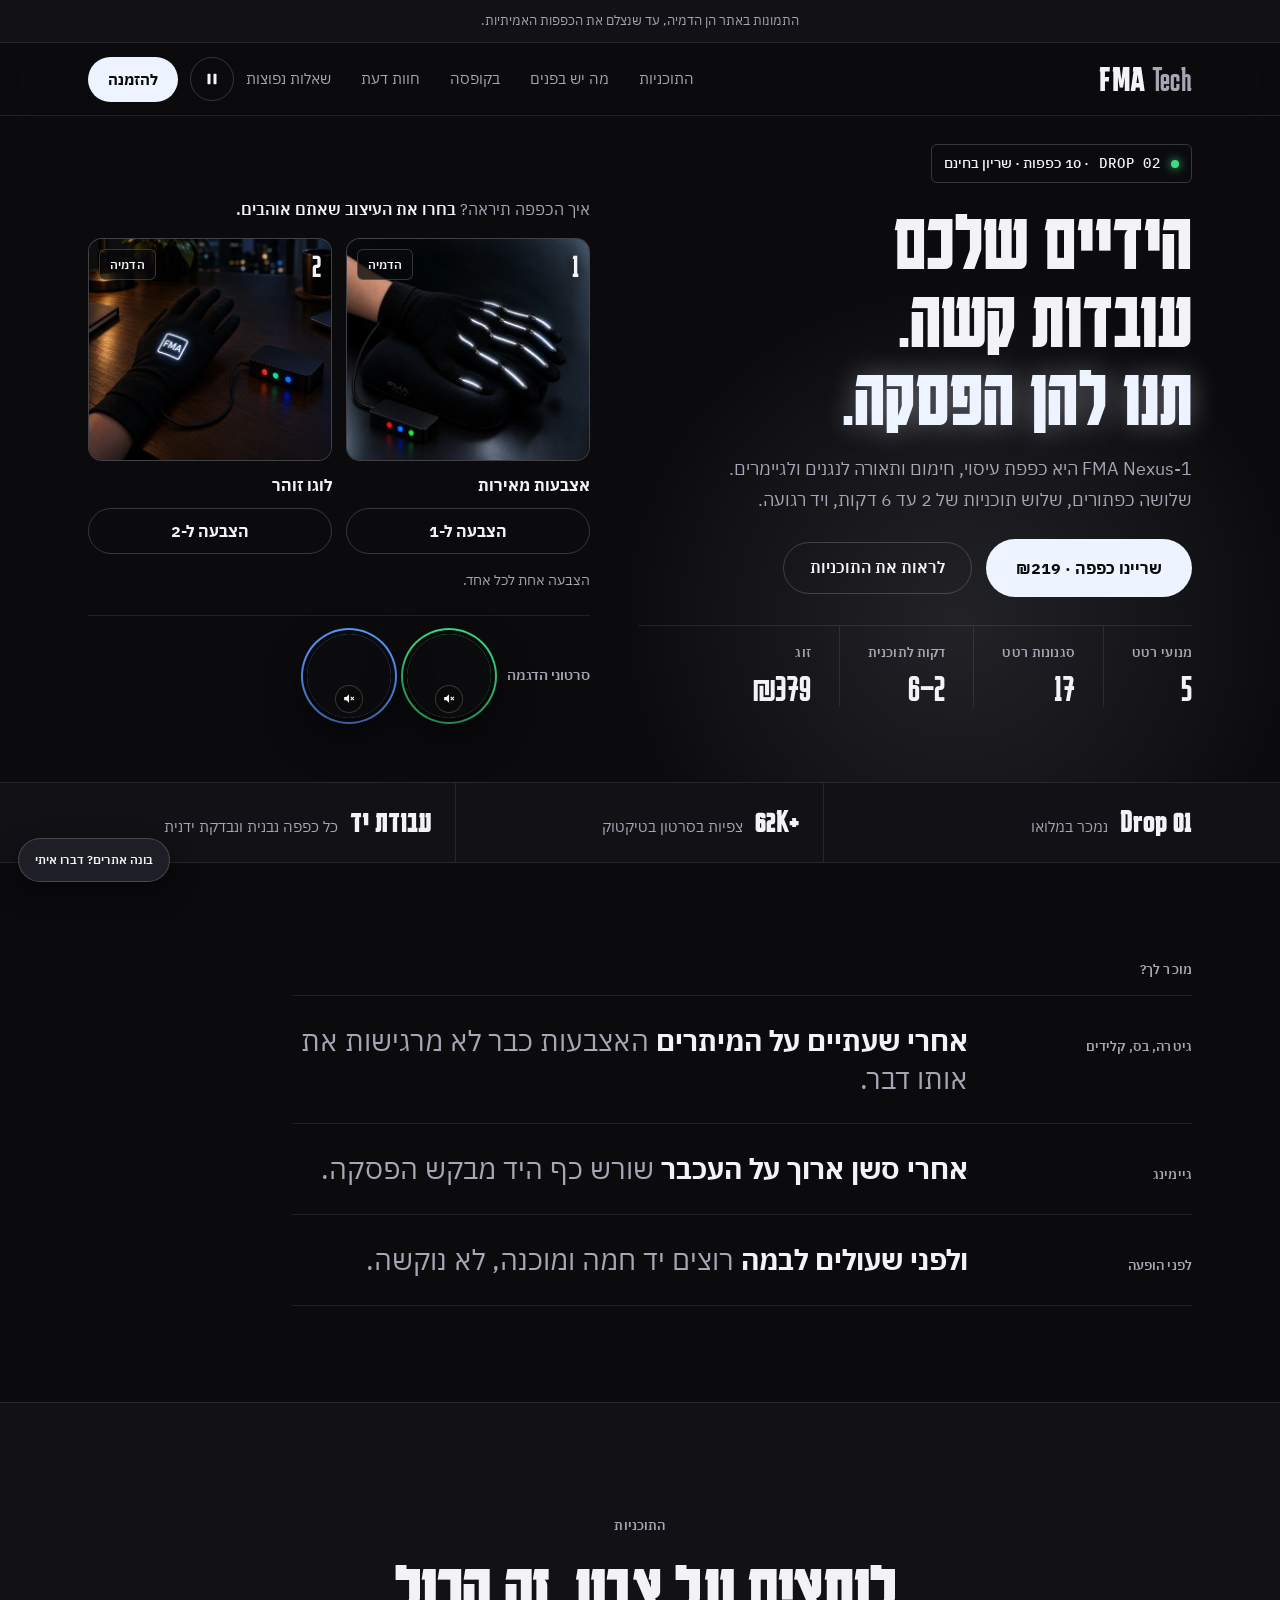
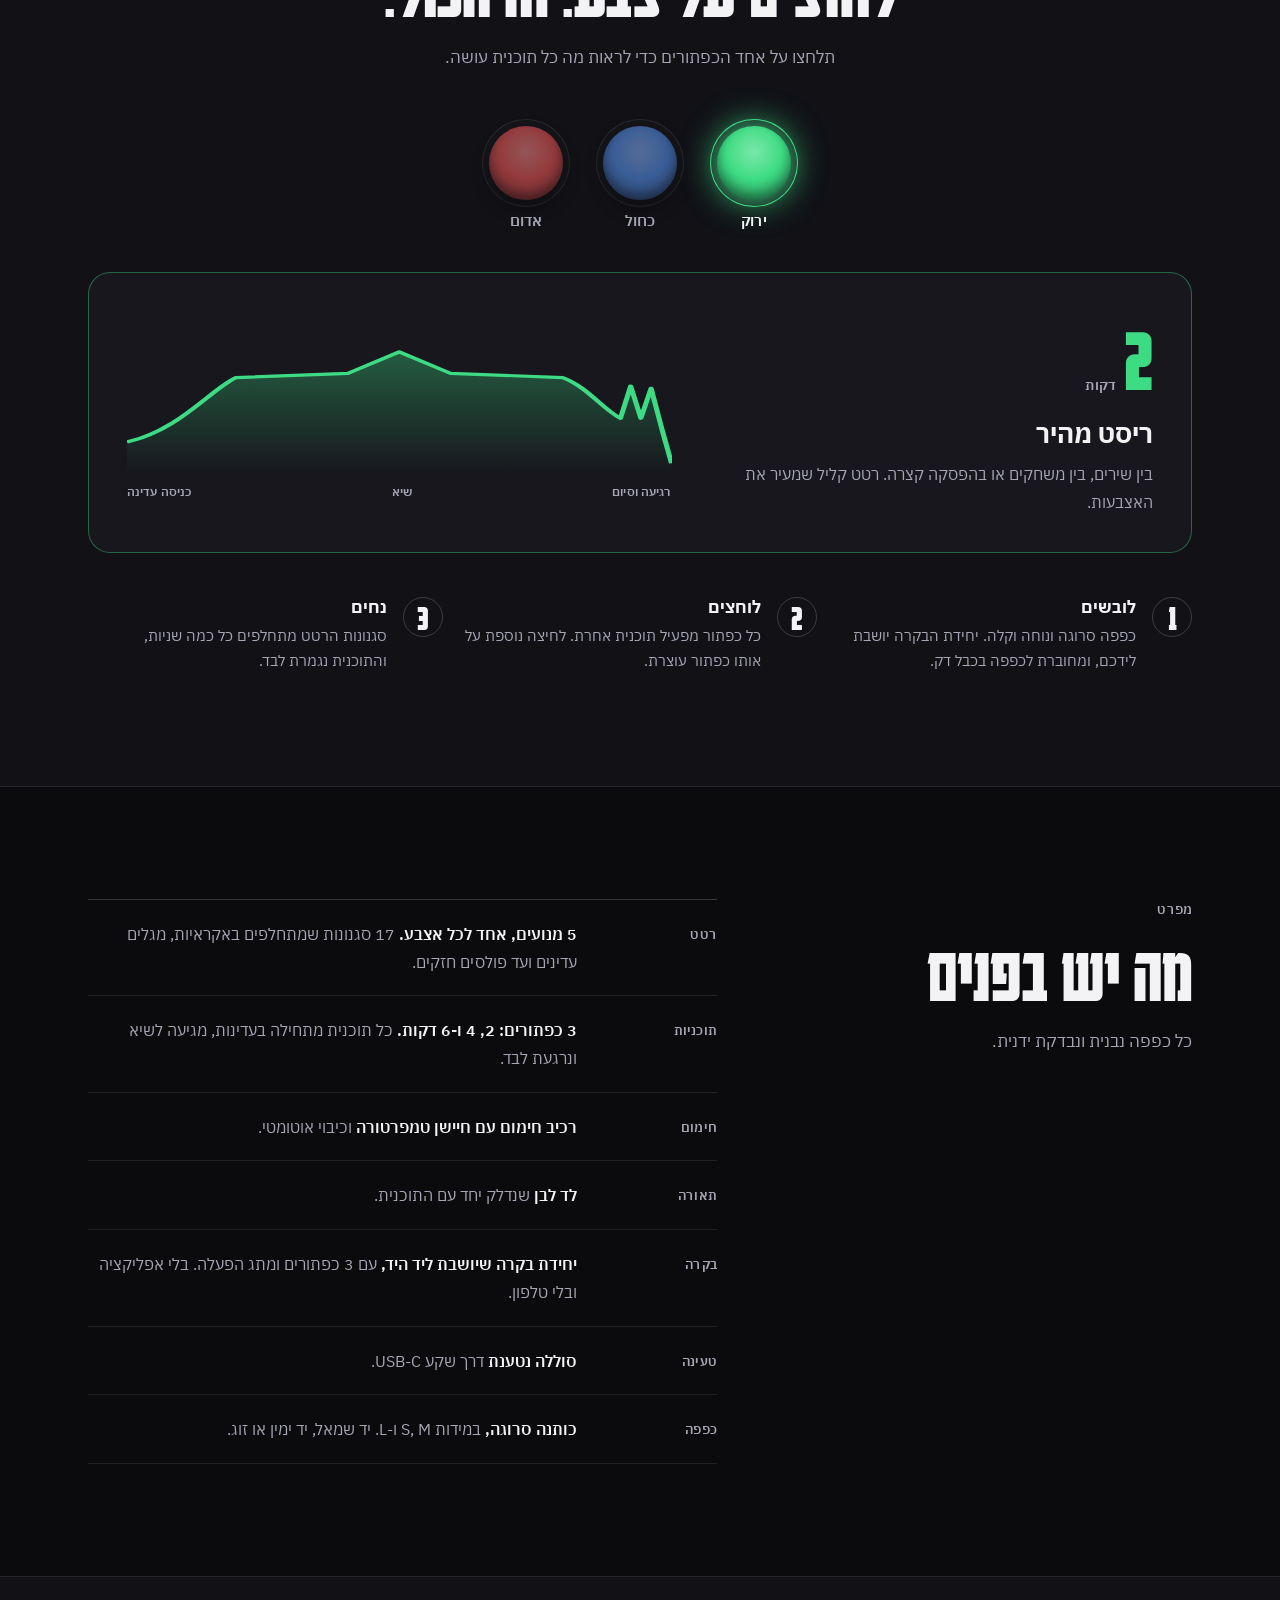
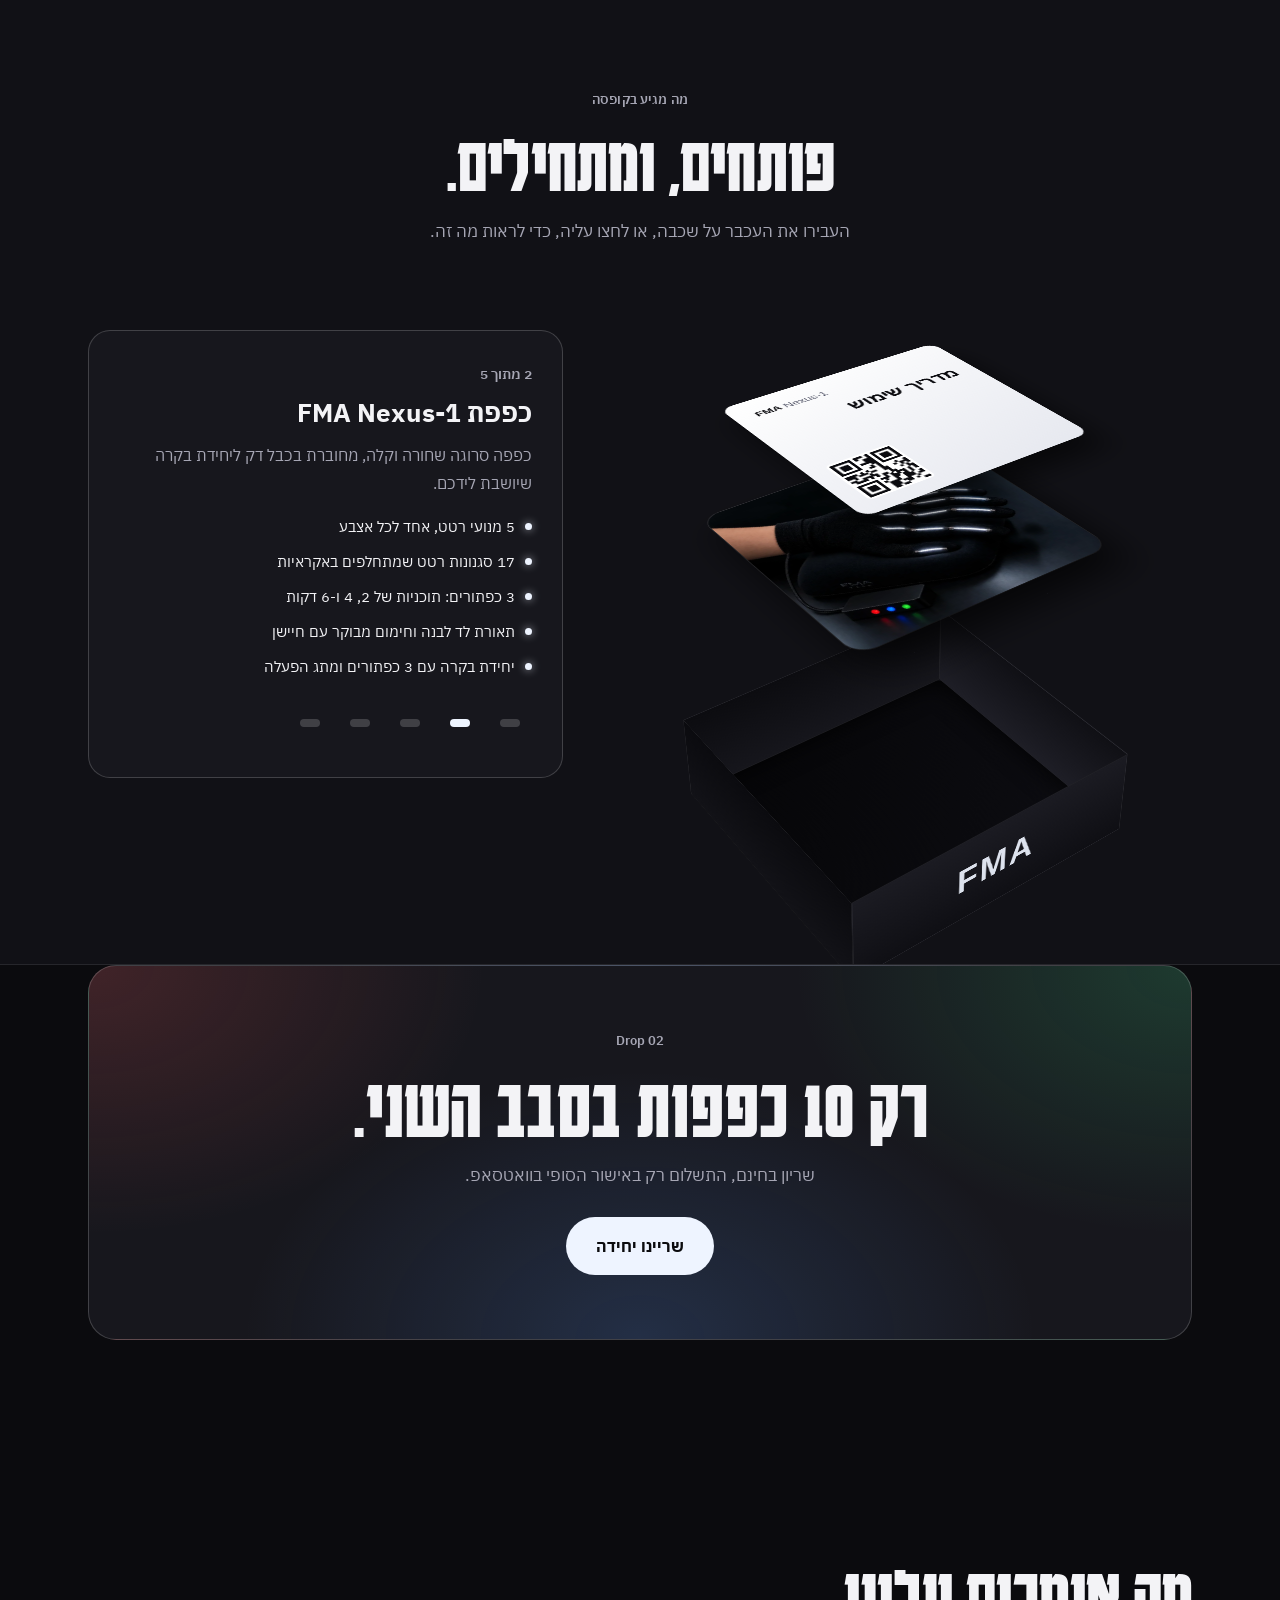
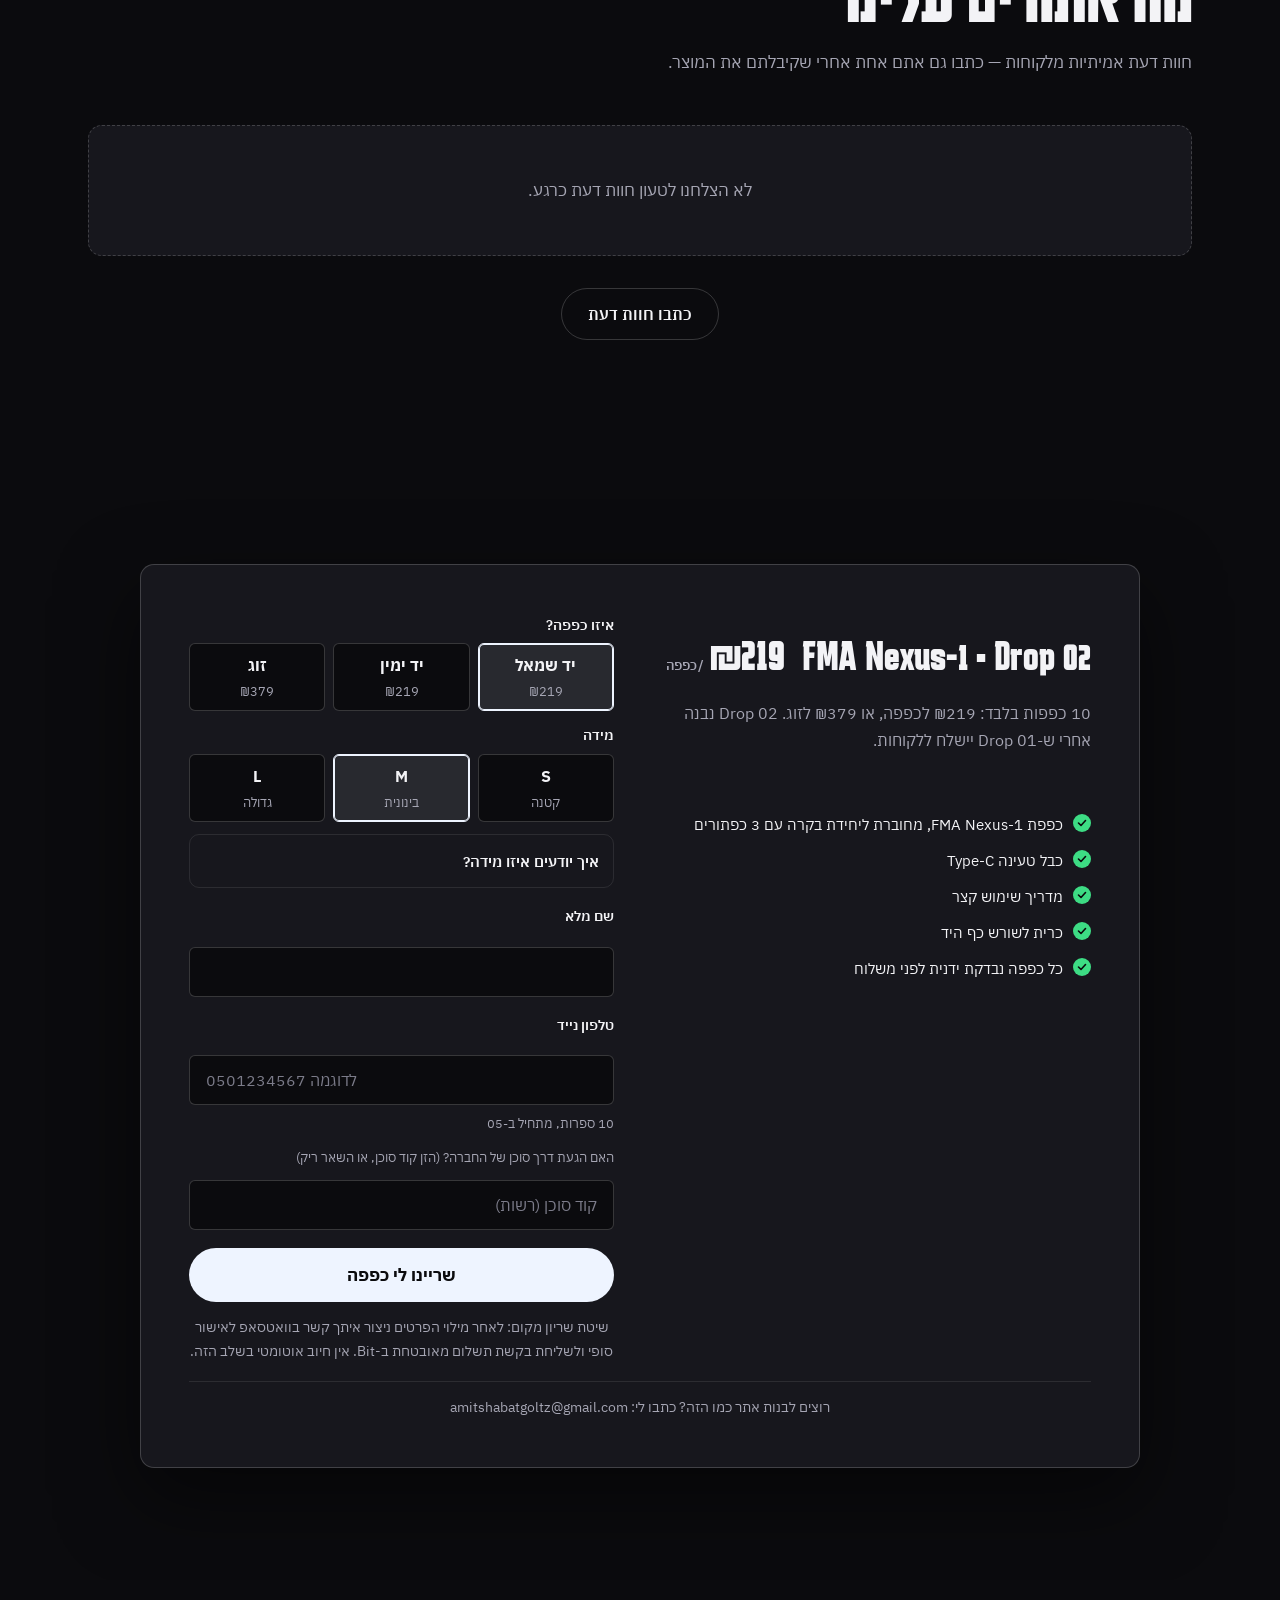
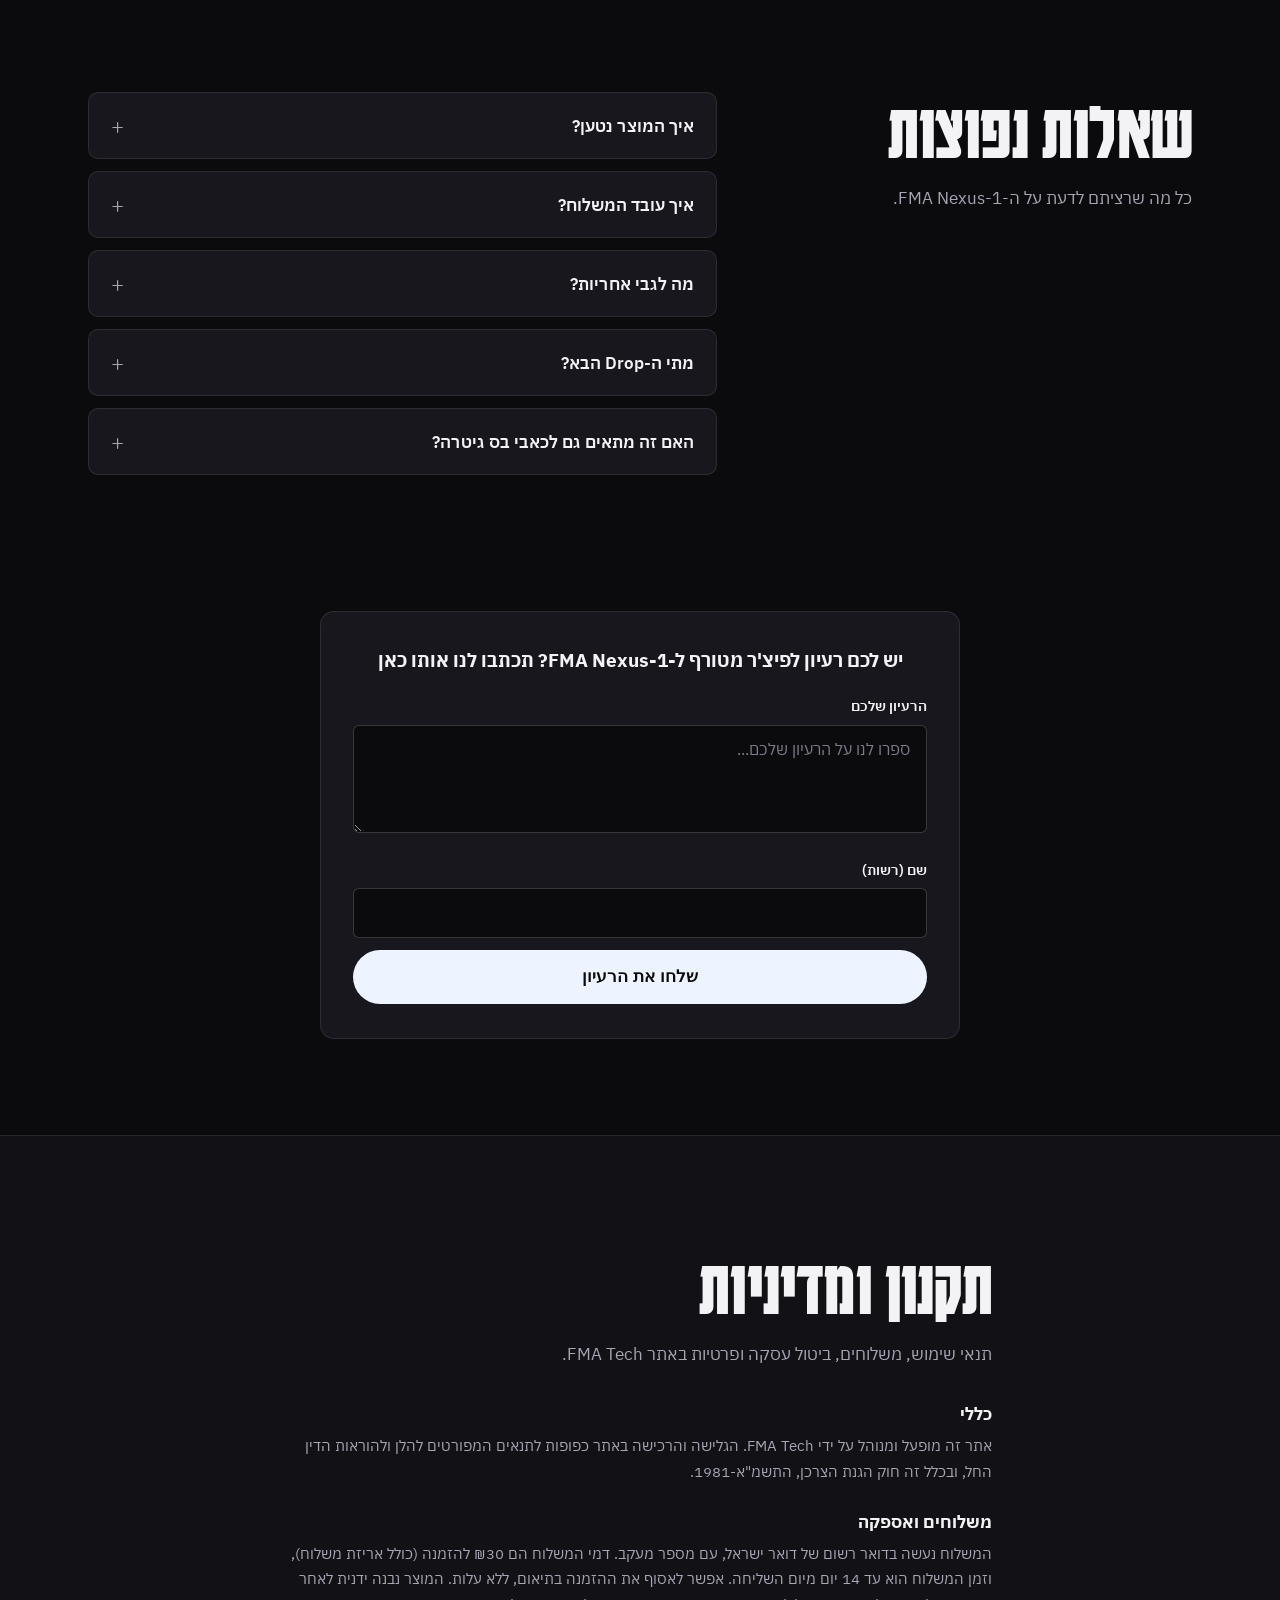
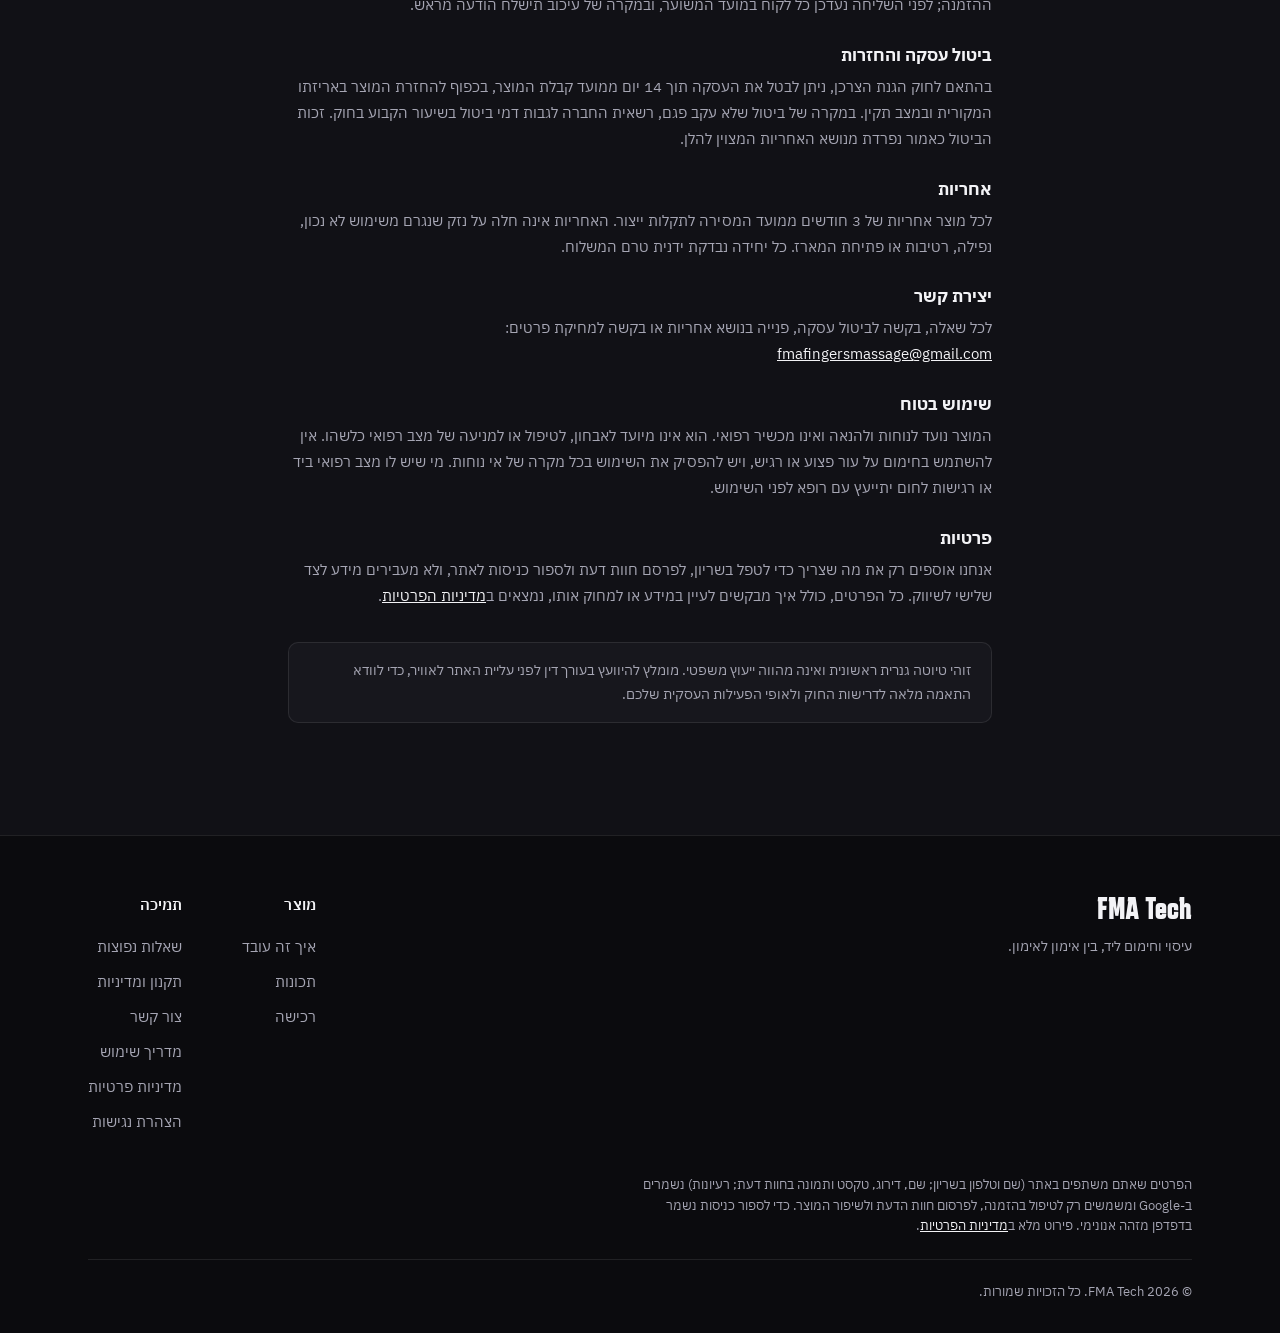
<file: index.html>
<!DOCTYPE html>
<html lang="he" dir="rtl">
<head>
<meta charset="UTF-8">
<meta name="viewport" content="width=device-width, initial-scale=1.0">
<title>FMA Nexus-1 — כפפת עיסוי, חימום ותאורה</title>
<link rel="preconnect" href="https://fonts.googleapis.com">
<link rel="preconnect" href="https://fonts.gstatic.com" crossorigin>
<link rel="preload" as="style" href="https://fonts.googleapis.com/css2?family=Karantina:wght@400;700&family=IBM+Plex+Sans+Hebrew:wght@400;500;600;700&family=IBM+Plex+Mono:wght@500&display=swap">
<link href="https://fonts.googleapis.com/css2?family=Karantina:wght@400;700&family=IBM+Plex+Sans+Hebrew:wght@400;500;600;700&family=IBM+Plex+Mono:wght@500&display=swap" rel="stylesheet" media="print" onload="this.media='all'">
<noscript><link href="https://fonts.googleapis.com/css2?family=Karantina:wght@400;700&family=IBM+Plex+Sans+Hebrew:wght@400;500;600;700&family=IBM+Plex+Mono:wght@500&display=swap" rel="stylesheet"></noscript>
<meta name="theme-color" content="#0B0B0E">
<meta name="description" content="כפפת עיסוי, חימום ותאורה לנגנים וגיימרים: 5 מנועי רטט, 17 סגנונות ו-3 תוכניות בלחיצת כפתור. שריון בחינם באתר.">
<link rel="canonical" href="https://amitshabatgoltz-create.github.io/-fma-nexus1/">
<link rel="icon" href="assets/favicon.svg" type="image/svg+xml">
<meta property="og:type" content="website">
<meta property="og:locale" content="he_IL">
<meta property="og:site_name" content="FMA Tech">
<meta property="og:title" content="FMA Nexus-1 · כפפת עיסוי, חימום ותאורה">
<meta property="og:description" content="כפפת עיסוי, חימום ותאורה לנגנים וגיימרים: 5 מנועי רטט, 17 סגנונות ו-3 תוכניות בלחיצת כפתור. שריון בחינם באתר.">
<meta property="og:url" content="https://amitshabatgoltz-create.github.io/-fma-nexus1/">
<meta property="og:image" content="https://amitshabatgoltz-create.github.io/-fma-nexus1/assets/og-image.jpg">
<meta property="og:image:width" content="1200">
<meta property="og:image:height" content="630">
<meta name="twitter:card" content="summary_large_image">
<link rel="preload" as="image" href="assets/render-fingers.webp" type="image/webp">
<style>
  :root{
    --bg:#09090B;
    --bg-2:#101014;
    --card:#16161C;
    --card-2:#1C1C24;
    --line:rgba(255,255,255,0.09);
    --line-2:rgba(255,255,255,0.16);
    --text:#F3F3F6;
    --muted:#A4A4B3;
    --led:#EEF4FF;
    --green:#3DDC84;
    --blue:#5B9BFF;
    --red:#FF5C5C;
    --radius:14px;
    --radius-sm:10px;
    --ease:cubic-bezier(.2,.7,.2,1);
  }
  *{box-sizing:border-box; margin:0; padding:0;}
  html{scroll-behavior:smooth; overflow-x:clip; color-scheme:dark;}
  body{
    background:var(--bg); color:var(--text);
    font-family:'Heebo', sans-serif; font-size:16px; line-height:1.6; font-weight:400;
    overflow-x:clip; max-width:100vw;
  }
  h1,h2,h3{font-family:'Rubik', sans-serif; color:var(--text); font-weight:700; line-height:1.15;}
  a{color:inherit;}
  img{max-width:100%; display:block;}
  .wrap{max-width:1160px; margin:0 auto; padding:0 28px;}
  @media (max-width:420px){ .wrap{padding:0 22px;} }
  ::selection{background:var(--blue); color:#fff;}
  a:focus-visible, button:focus-visible, input:focus-visible, textarea:focus-visible, select:focus-visible{
    outline:2px solid var(--blue); outline-offset:3px;
  }
  @media (prefers-reduced-motion: reduce){
    *{animation:none !important; transition:none !important;}
    html{scroll-behavior:auto;}
  }

  /* ---------- top note + nav ---------- */
  .build-note{
    background:var(--bg-2); border-bottom:1px solid var(--line); color:var(--muted);
    font-size:0.85rem; padding:10px 20px; text-align:center;
  }
  header{
    position:sticky; top:0; z-index:50;
    background:rgba(9,9,11,0.78); backdrop-filter:blur(12px); -webkit-backdrop-filter:blur(12px);
    border-bottom:1px solid var(--line);
  }
  nav.wrap{display:flex; align-items:center; justify-content:space-between; height:72px;}
  .logo{font-family:'Rubik',sans-serif; font-size:1.45rem; font-weight:800; letter-spacing:0.01em;}
  .logo span{color:var(--muted); font-weight:500;}
  .nav-links{display:flex; gap:30px; font-size:0.95rem; color:var(--muted);}
  .nav-links a{text-decoration:none; transition:color .2s var(--ease); padding:10px 0;}
  .nav-links a:hover{color:var(--text);}
  .nav-cta{
    background:var(--led); color:var(--bg); padding:10px 20px; border-radius:999px;
    font-size:0.92rem; font-weight:700; text-decoration:none; min-height:44px;
    display:inline-flex; align-items:center; transition:box-shadow .2s var(--ease), transform .2s var(--ease);
  }
  .nav-cta:hover{box-shadow:0 0 24px rgba(238,244,255,0.45); transform:translateY(-1px);}
  @media (max-width:760px){ .nav-links{display:none;} }

  /* ---------- buttons ---------- */
  .btn-primary{
    display:inline-flex; align-items:center; justify-content:center; gap:10px;
    background:var(--led); color:var(--bg);
    padding:15px 30px; border-radius:999px; min-height:52px;
    font-weight:700; font-size:1.02rem; text-decoration:none; border:none; cursor:pointer;
    font-family:'Heebo',sans-serif;
    box-shadow:0 0 0 rgba(238,244,255,0);
    transition:box-shadow .25s var(--ease), transform .25s var(--ease);
  }
  .btn-primary:hover{box-shadow:0 0 34px rgba(238,244,255,0.5); transform:translateY(-2px);}
  .btn-ghost{
    display:inline-flex; align-items:center; min-height:52px; padding:0 26px; border-radius:999px;
    color:var(--text); text-decoration:none; font-weight:600; font-size:1rem;
    border:1px solid var(--line-2); background:transparent; cursor:pointer; font-family:'Heebo',sans-serif;
    transition:border-color .2s var(--ease), background .2s var(--ease);
  }
  .btn-ghost:hover{border-color:var(--text); background:rgba(255,255,255,0.04);}

  /* ---------- hero ---------- */
  .hero{position:relative; padding:72px 0 40px; overflow:hidden; text-align:center;}
  .hero::before{
    content:""; position:absolute; left:50%; top:46%; width:1100px; height:900px; transform:translateX(-50%); pointer-events:none;
    background:radial-gradient(closest-side, rgba(91,155,255,0.18), rgba(61,220,132,0.06) 55%, transparent 78%);
  }
  .hero-inner{position:relative; display:flex; flex-direction:column; align-items:center;}
  .drop-pill{
    display:inline-flex; align-items:center; gap:10px; padding:7px 14px; border-radius:999px;
    border:1px solid var(--line-2); background:rgba(255,255,255,0.03);
    font-size:0.88rem; color:var(--text); margin-bottom:26px; font-weight:500;
  }
  .drop-pill .dot{width:8px; height:8px; border-radius:50%; background:var(--green); box-shadow:0 0 10px var(--green); animation:blink 2.2s ease-in-out infinite;}
  @keyframes blink{50%{opacity:.35;}}
  .hero h1{font-size:clamp(2.6rem, 6.4vw, 5.4rem); font-weight:800; margin-bottom:22px; letter-spacing:-0.015em; line-height:1.05;}
  .hero h1 .glow{
    background:linear-gradient(90deg, var(--red), var(--led) 35%, var(--led) 65%, var(--green));
    -webkit-background-clip:text; background-clip:text; color:transparent;
  }
  .hero p.lead{font-size:1.18rem; color:var(--muted); max-width:52ch; margin-bottom:32px;}
  .hero-actions{display:flex; gap:14px; align-items:center; justify-content:center; flex-wrap:wrap;}
  .price-note{margin-top:18px; font-size:0.95rem; color:var(--muted);}
  .hero-stage{position:relative; width:100%; max-width:760px; margin:64px auto 0;}

  .hero-visual{position:relative; width:72%; margin:0 auto;}
  .product-photo-main{
    width:100%; height:auto; border-radius:28px; border:1px solid var(--line-2);
    box-shadow:0 50px 120px rgba(0,0,0,0.7), 0 0 120px rgba(91,155,255,0.16);
  }
  .video-accent, .video-accent-2{
    position:absolute; aspect-ratio:1/1; border-radius:50%; overflow:hidden; z-index:3; cursor:pointer;
    transition:transform .25s var(--ease);
  }
  .video-accent{bottom:-6%; left:-26%; width:40%; box-shadow:0 18px 40px rgba(0,0,0,0.6), 0 0 0 4px var(--bg), 0 0 0 6px var(--green), 0 0 30px rgba(61,220,132,0.45);}
  .video-accent-2{top:6%; right:-22%; width:30%; box-shadow:0 18px 40px rgba(0,0,0,0.6), 0 0 0 4px var(--bg), 0 0 0 6px var(--blue), 0 0 30px rgba(91,155,255,0.45);}
  .video-accent:hover, .video-accent-2:hover{transform:scale(1.05);}
  .device-plate{width:100%; height:100%; object-fit:cover; display:block;}
  .sound-toggle{
    position:absolute; bottom:8%; left:50%; transform:translateX(-50%); width:36px; height:36px; border-radius:50%;
    background:rgba(9,9,11,0.8); color:var(--text); border:1px solid var(--line-2); cursor:pointer;
    display:flex; align-items:center; justify-content:center; transition:background .2s var(--ease);
  }
  .sound-toggle:hover{background:var(--card-2);}
  .sound-toggle svg{width:16px; height:16px;}
  .hero-visual .badge{
    position:absolute; bottom:-18px; left:50%; transform:translateX(-50%); z-index:2; white-space:nowrap;
    background:var(--card-2); color:var(--text); border:1px solid var(--line-2);
    padding:10px 18px; border-radius:999px; font-size:0.9rem; font-weight:600;
    display:flex; gap:8px; align-items:center; box-shadow:0 12px 30px rgba(0,0,0,0.5);
  }
  .badge .dots{display:inline-flex; gap:4px;}
  .badge .dots i{width:8px; height:8px; border-radius:50%; display:block;}
  .sim-label{
    position:absolute; top:14px; left:14px; z-index:3; pointer-events:none;
    background:rgba(9,9,11,0.75); color:var(--text); border:1px solid var(--line-2);
    font-size:0.78rem; padding:4px 10px; border-radius:999px;
  }
  .chip{
    position:absolute; z-index:4; background:rgba(22,22,28,0.85); backdrop-filter:blur(8px); -webkit-backdrop-filter:blur(8px);
    border:1px solid var(--line-2); border-radius:14px; padding:10px 14px; font-size:0.85rem; color:var(--muted);
    box-shadow:0 14px 34px rgba(0,0,0,0.5); animation:float 6s ease-in-out infinite;
  }
  .chip b{display:block; font-family:'Rubik',sans-serif; font-size:1.35rem; color:var(--text); line-height:1.1;}
  .chip-a{top:4%; left:2%;}
  .chip-b{bottom:22%; right:0; animation-delay:-2s;}
  .chip-c{top:44%; left:-2%; animation-delay:-4s; display:none;}
  @keyframes float{50%{transform:translateY(-8px);}}
  @media (max-width:760px){
    .hero{padding:44px 0 24px;}
    .hero-stage{margin-top:44px;}
    .hero-visual{width:84%;}
    .video-accent{left:-10%; width:36%; bottom:-10%;}
    .video-accent-2{right:-8%; top:-8%; width:28%;}
    .chip{display:none;}
  }

  /* ---------- marquee ---------- */
  .marquee{border-block:1px solid var(--line); background:var(--bg-2); overflow:hidden; padding:18px 0; margin-top:56px;}
  .marquee-track{display:flex; gap:48px; width:max-content; animation:marquee 28s linear infinite;}
  .marquee span{font-family:'Rubik',sans-serif; font-size:1.25rem; font-weight:600; color:var(--muted); white-space:nowrap; display:flex; align-items:center; gap:48px;}
  .marquee span::after{content:""; width:7px; height:7px; border-radius:50%; background:var(--line-2);}
  @keyframes marquee{to{transform:translateX(50%);}}

  /* ---------- sections ---------- */
  section{padding:104px 0;}
  .section-head{max-width:60ch; margin-bottom:48px;}
  .section-head.center{margin-inline:auto; text-align:center;}
  .eyebrow{font-size:0.9rem; font-weight:600; color:var(--muted); margin-bottom:12px; display:block;}
  .section-head h2{font-size:clamp(2rem,4vw,3.1rem); margin-bottom:14px; font-weight:800; letter-spacing:-0.01em;}
  .section-head p{color:var(--muted); font-size:1.06rem;}
  @media (max-width:760px){ section{padding:76px 0;} .section-head{margin-bottom:34px;} }

  /* problem: big statements */
  .problem{padding:96px 0;}
  .statements{display:grid; gap:22px; max-width:900px;}
  .statements p{font-family:'Rubik',sans-serif; font-size:clamp(1.4rem,3vw,2.3rem); font-weight:500; line-height:1.3; color:var(--muted);}
  .statements b{color:var(--text); font-weight:700;}

  /* programs picker */
  .programs{background:var(--bg-2); border-block:1px solid var(--line);}
  .picker{display:flex; justify-content:center; gap:28px; margin-bottom:36px;}
  .pick{
    --c:var(--green);
    background:none; border:none; cursor:pointer; display:flex; flex-direction:column; align-items:center; gap:10px;
    color:var(--muted); font-family:'Heebo',sans-serif; font-size:0.95rem; font-weight:600; padding:6px;
  }
  .pick.blue{--c:var(--blue);} .pick.red{--c:var(--red);}
  .knob{
    width:74px; height:74px; border-radius:50%;
    background:radial-gradient(circle at 50% 35%, color-mix(in srgb, var(--c) 70%, #fff) 0%, var(--c) 45%, color-mix(in srgb, var(--c) 55%, #000) 100%);
    box-shadow:inset 0 -6px 10px rgba(0,0,0,0.35), 0 8px 18px rgba(0,0,0,0.5), 0 0 0 6px var(--card), 0 0 0 7px var(--line-2);
    opacity:0.55; transition:opacity .25s var(--ease), box-shadow .25s var(--ease), transform .15s var(--ease);
  }
  .pick:hover .knob{opacity:0.85;}
  .pick:active .knob{transform:scale(0.95);}
  .pick[aria-pressed="true"]{color:var(--text);}
  .pick[aria-pressed="true"] .knob{
    opacity:1;
    box-shadow:inset 0 -6px 10px rgba(0,0,0,0.3), 0 0 34px var(--c), 0 0 0 6px var(--card), 0 0 0 7px var(--c);
  }
  .prog-panel{
    --c:var(--green);
    display:grid; grid-template-columns:0.9fr 1.1fr; gap:36px; align-items:center;
    background:var(--card); border:1px solid color-mix(in srgb, var(--c) 40%, transparent); border-radius:22px; padding:36px 38px;
    transition:border-color .3s var(--ease);
  }
  .prog-panel[data-prog="blue"]{--c:var(--blue);} .prog-panel[data-prog="red"]{--c:var(--red);}
  .prog-time{font-family:'Rubik',sans-serif; font-size:4.4rem; font-weight:800; line-height:1; color:var(--c); margin-bottom:12px;}
  .prog-time small{font-size:1.1rem; font-weight:500; color:var(--muted); margin-inline-start:8px;}
  .prog-info h3{font-size:1.6rem; margin-bottom:10px;}
  .prog-info p{color:var(--muted); font-size:1.02rem;}
  .prog-graph{color:var(--c);}
  .prog-graph svg{width:100%; height:150px; display:block;}
  .graph-labels{display:flex; justify-content:space-between; font-size:0.82rem; color:var(--muted); margin-top:8px; direction:ltr;}
  .graph-labels span:nth-child(1){order:1;} .graph-labels span:nth-child(2){order:2;} .graph-labels span:nth-child(3){order:3;}
  .steps{display:grid; grid-template-columns:repeat(3,1fr); gap:20px; margin-top:44px;}
  .step{display:flex; gap:16px; align-items:flex-start;}
  .step-num{flex-shrink:0; width:40px; height:40px; border-radius:50%; border:1px solid var(--line-2); display:flex; align-items:center; justify-content:center; font-family:'Rubik',sans-serif; font-weight:700;}
  .step h3{font-size:1.05rem; margin-bottom:4px;}
  .step p{color:var(--muted); font-size:0.94rem;}
  @media (max-width:860px){
    .prog-panel{grid-template-columns:1fr; padding:28px 24px; gap:22px; text-align:center;}
    .steps{grid-template-columns:1fr;}
    .picker{gap:18px;}
    .knob{width:64px; height:64px;}
  }

  /* bento features */
  .bento{display:grid; grid-template-columns:repeat(4,1fr); gap:16px;}
  .tile{min-height:190px; background:var(--card); border:1px solid var(--line); border-radius:22px; padding:26px 24px; transition:border-color .25s var(--ease), transform .25s var(--ease); overflow:hidden; position:relative;}
  .tile:hover{border-color:var(--line-2); transform:translateY(-2px);}
  .tile h3{font-size:1.1rem; margin-bottom:8px;}
  .tile p{color:var(--muted); font-size:0.95rem;}
  .tile-big{grid-column:span 2; grid-row:span 2; display:flex; flex-direction:column; justify-content:space-between; gap:24px;
    background:radial-gradient(120% 80% at 50% 0%, rgba(238,244,255,0.07), transparent 60%), var(--card);}
  .tile-big h3{font-size:1.6rem;}
  .tile-wide{grid-column:span 4; min-height:0; display:flex; gap:18px; align-items:center;}
  .tile-heat{background:radial-gradient(120% 90% at 100% 100%, rgba(255,92,92,0.16), transparent 60%), var(--card);}
  .tile-led{background:radial-gradient(120% 90% at 0% 100%, rgba(238,244,255,0.12), transparent 60%), var(--card);}
  .feature-icon{width:46px; height:46px; border-radius:12px; display:flex; align-items:center; justify-content:center; background:rgba(255,255,255,0.05); border:1px solid var(--line); margin-bottom:18px; color:var(--led); flex-shrink:0;}
  .tile-wide .feature-icon{margin-bottom:0;}
  .feature-icon svg{width:22px; height:22px;}
  .fingers{display:flex; align-items:flex-end; justify-content:center; gap:14px; height:170px; padding-top:10px;}
  .fingers i{width:34px; border-radius:17px 17px 10px 10px; background:linear-gradient(180deg, var(--led), rgba(238,244,255,0.15)); box-shadow:0 0 22px rgba(238,244,255,0.35); animation:buzz 1.6s ease-in-out infinite;}
  .fingers i:nth-child(1){height:58%; animation-delay:0s;}
  .fingers i:nth-child(2){height:86%; animation-delay:.15s;}
  .fingers i:nth-child(3){height:100%; animation-delay:.3s;}
  .fingers i:nth-child(4){height:88%; animation-delay:.45s;}
  .fingers i:nth-child(5){height:66%; animation-delay:.6s;}
  @keyframes buzz{0%,100%{opacity:1; transform:translateX(0);} 45%{opacity:.55;} 50%{transform:translateX(1.5px);} 55%{transform:translateX(-1.5px);}}
  @media (max-width:960px){ .bento{grid-template-columns:repeat(2,1fr);} .tile-wide{grid-column:span 2;} }
  @media (max-width:560px){ .bento{grid-template-columns:1fr;} .tile-big,.tile-wide{grid-column:auto; grid-row:auto;} .tile-wide{flex-direction:column;} .tile-wide .feature-icon{margin-bottom:4px;} }

  /* drop band */
  .drop-band{padding:0 0 104px;}
  .drop-band-inner{
    text-align:center; border-radius:28px; padding:64px 28px; border:1px solid var(--line-2);
    background:
      radial-gradient(60% 120% at 0% 0%, rgba(255,92,92,0.18), transparent 60%),
      radial-gradient(60% 120% at 50% 100%, rgba(91,155,255,0.18), transparent 60%),
      radial-gradient(60% 120% at 100% 0%, rgba(61,220,132,0.18), transparent 60%),
      var(--card);
  }
  .drop-band-inner h2{font-size:clamp(1.9rem,4vw,3rem); font-weight:800; margin-bottom:12px;}
  .drop-band-inner p{color:var(--muted); margin-bottom:28px; font-size:1.05rem;}

  /* mobile sticky CTA */
  .mobile-cta{display:none;}
  @media (max-width:760px){
    .mobile-cta{
      display:flex; position:fixed; left:12px; right:12px; bottom:calc(12px + env(safe-area-inset-bottom, 0px)); z-index:450;
      align-items:center; justify-content:space-between; gap:12px; padding:10px 10px 10px 16px;
      background:rgba(22,22,28,0.92); backdrop-filter:blur(12px); -webkit-backdrop-filter:blur(12px);
      border:1px solid var(--line-2); border-radius:999px; box-shadow:0 14px 34px rgba(0,0,0,0.55);
      transform:translateY(160%); transition:transform .35s var(--ease);
    }
    .mobile-cta.show{transform:none;}
    .mobile-cta span{font-size:0.88rem; color:var(--muted); padding-inline-start:8px;}
    .mobile-cta span b{color:var(--text); font-size:1.05rem;}
    .mobile-cta .btn-primary{min-height:44px; padding:10px 20px; font-size:0.95rem;}
    .builder-badge{bottom:calc(84px + env(safe-area-inset-bottom, 0px));}
    body.order-mode .mobile-cta{display:none;}
  }

  /* ---------- reviews ---------- */
  .testi-grid{display:grid; grid-template-columns:repeat(3,1fr); gap:20px;}
  .testi-card{background:var(--card); border:1px solid var(--line); border-radius:var(--radius); padding:28px 26px;}
  .testi-card p.quote{font-size:1.02rem; margin-bottom:18px; color:var(--text);}
  .testi-card .who{font-size:0.88rem; color:var(--muted); font-weight:600;}
  .testi-card .review-stars{color:#FFD166; font-size:1.05rem; letter-spacing:2px; margin-bottom:10px;}
  .testi-card .review-photo{width:100%; max-height:220px; object-fit:cover; border-radius:var(--radius-sm); margin-bottom:16px;}
  .testi-flag{display:inline-block; font-size:0.75rem; color:var(--green); background:rgba(61,220,132,0.1); padding:3px 8px; border-radius:6px; margin-bottom:14px; font-weight:600;}
  @media (max-width:760px){ .testi-grid{grid-template-columns:1fr;} }
  .reviews-empty, .empty-state{
    text-align:center; padding:50px 20px; color:var(--muted); background:var(--card);
    border:1px dashed var(--line-2); border-radius:var(--radius);
  }
  .loading-state{text-align:center; padding:40px; color:var(--muted); font-size:0.92rem;}
  .write-review-toggle{text-align:center; margin-top:32px;}
  .review-form-card{
    max-width:560px; margin:28px auto 0; background:var(--card); border:1px solid var(--line);
    border-radius:var(--radius); padding:32px 30px;
  }
  .review-form-card h3{font-size:1.2rem; margin-bottom:20px; text-align:center;}
  .star-picker{display:flex; justify-content:center; gap:6px; margin-bottom:20px;}
  .star-btn{background:none; border:none; font-size:2rem; line-height:1; cursor:pointer; color:var(--line-2); padding:4px; min-width:44px; min-height:44px; transition:color .15s, transform .15s;}
  .star-btn.active{color:#FFD166;}
  .star-btn:hover{transform:scale(1.1);}
  .review-form-card .reserve-input{margin-bottom:12px;}
  .review-textarea, .idea-textarea{resize:vertical; font-family:'Heebo',sans-serif;}
  .photo-upload-label{
    display:flex; align-items:center; justify-content:center; gap:8px; min-height:48px;
    border:1px dashed var(--line-2); border-radius:var(--radius-sm); padding:14px; margin-bottom:14px;
    cursor:pointer; color:var(--muted); font-size:0.92rem; transition:border-color .2s;
  }
  .photo-upload-label:hover{border-color:var(--text);}
  .photo-upload-label input{display:none;}
  #photoPreview{width:100%; max-height:200px; object-fit:cover; border-radius:var(--radius-sm); margin-bottom:14px;}
  @media (max-width:480px){ .review-form-card{padding:26px 20px;} }

  /* ---------- buy ---------- */
  .buy{position:relative; overflow:hidden;}
  .buy::before{
    content:""; position:absolute; left:50%; top:50%; width:900px; height:600px; transform:translate(-50%,-50%); pointer-events:none;
    background:radial-gradient(closest-side, rgba(91,155,255,0.10), transparent);
  }
  .buy-card{
    position:relative; max-width:640px; margin:0 auto; background:var(--card); border:1px solid var(--line-2);
    border-radius:20px; padding:42px 40px; box-shadow:0 30px 80px rgba(0,0,0,0.5);
  }
  .buy-top{display:flex; justify-content:space-between; align-items:baseline; margin-bottom:6px; flex-wrap:wrap; gap:8px;}
  .buy-top h3{font-size:1.45rem;}
  .buy-price{font-family:'Rubik',sans-serif; font-size:2rem; font-weight:800; color:var(--text);}
  .buy-price small{font-size:0.95rem; color:var(--muted); font-weight:400; margin-inline-start:6px;}
  .buy-desc{color:var(--muted); margin-bottom:22px; font-size:0.97rem;}
  .buy-list{list-style:none; margin-bottom:28px; display:grid; gap:10px;}
  .buy-list li{display:flex; gap:10px; align-items:flex-start; font-size:0.96rem;}
  .buy-list li::before{
    content:""; flex-shrink:0; width:18px; height:18px; margin-top:3px; border-radius:50%;
    background:var(--green) url("data:image/svg+xml,%3Csvg xmlns='http://www.w3.org/2000/svg' viewBox='0 0 24 24' fill='none' stroke='%2309090B' stroke-width='3.2' stroke-linecap='round' stroke-linejoin='round'%3E%3Cpath d='M5 12l5 5 9-10'/%3E%3C/svg%3E") center/12px no-repeat;
  }
  .reserve-form{display:flex; flex-direction:column; gap:12px; margin-bottom:18px;}
  .choice-group{border:none; margin:0; padding:0; min-width:0;}
  .choice-row{display:grid; grid-template-columns:repeat(3, 1fr); gap:8px;}
  .choice{position:relative; display:block; cursor:pointer;}
  .choice input{position:absolute; opacity:0; inset:0; margin:0; cursor:pointer;}
  .choice span{display:flex; flex-direction:column; align-items:center; justify-content:center; gap:2px; min-height:56px; padding:8px 6px; border:1px solid var(--line-2); border-radius:var(--radius-sm); background:var(--bg); font-weight:700; font-size:0.98rem; color:var(--text); text-align:center; transition:border-color .15s, background .15s;}
  .choice span small{font-weight:400; font-size:0.8rem; color:var(--muted);}
  .choice input:checked + span{border-color:var(--led); background:rgba(238,244,255,0.08); box-shadow:inset 0 0 0 1px var(--led);}
  .choice input:focus-visible + span{outline:2px solid var(--blue); outline-offset:2px;}
  .choice input:disabled + span{opacity:0.4; cursor:not-allowed;}
  .size-guide{border:1px solid var(--line); border-radius:var(--radius-sm); padding:4px 14px; font-size:0.92rem; color:var(--muted);}
  .size-guide summary{cursor:pointer; color:var(--text); font-weight:600; min-height:44px; display:flex; align-items:center;}
  .size-guide ol{padding-inline-start:20px; display:grid; gap:4px; margin:4px 0 10px;}
  .size-guide table{width:100%; border-collapse:collapse; margin-bottom:10px;}
  .size-guide th, .size-guide td{border-bottom:1px solid var(--line); padding:6px 4px; text-align:right;}
  .size-guide th{color:var(--text);}
  .size-guide p{margin-bottom:10px;}
  .size-how{display:flex; gap:14px; align-items:center; margin:4px 0 10px;}
  .size-hand{flex:0 0 96px; width:96px; height:auto; color:var(--muted);}
  .size-how ol{margin:0;}
  .size-guide a{color:var(--text);}
  .orders-closed-note{background:var(--card-2); border:1px solid var(--line); border-radius:var(--radius-sm); padding:18px 20px; color:var(--muted); font-size:0.92rem; text-align:center;}
  .stock-note{font-size:0.92rem; font-weight:600; margin-bottom:18px; min-height:1.2em;}
  .stock-note.low{color:var(--red);}
  .stock-note.ok{color:var(--green);}
  .sold-out-note{background:var(--card-2); border:1px solid var(--line); border-radius:var(--radius-sm); padding:18px 20px; color:var(--muted); font-size:0.92rem; text-align:center;}
  .reserve-input{
    width:100%; border:1px solid var(--line-2); border-radius:var(--radius-sm); padding:13px 16px; min-height:50px;
    font-family:'Heebo',sans-serif; font-size:16px; color:var(--text); background:var(--bg);
    transition:border-color .2s var(--ease);
  }
  .reserve-input::placeholder{color:#7C7C8A;}
  .reserve-input:focus{outline:none; border-color:var(--blue); box-shadow:0 0 0 3px rgba(91,155,255,0.25);}
  .agent-code-label{display:block; font-size:0.84rem; color:var(--muted); margin:-2px 0 0; text-align:right;}
  .buy-cta, .idea-submit-btn{
    width:100%; min-height:54px; background:var(--led); color:var(--bg); border:none; padding:16px; border-radius:999px;
    font-size:1.04rem; font-weight:700; cursor:pointer; font-family:'Heebo',sans-serif;
    transition:box-shadow .25s var(--ease), opacity .2s;
  }
  .buy-cta:hover, .idea-submit-btn:hover{box-shadow:0 0 30px rgba(238,244,255,0.45);}
  .buy-cta:disabled, .idea-submit-btn:disabled{opacity:.6; cursor:wait;}
  .buy-note{text-align:center; font-size:0.86rem; color:var(--muted); margin-top:14px;}
  .buy-card-promo{
    display:block; text-align:center; margin-top:18px; padding-top:14px; border-top:1px solid var(--line);
    font-size:0.85rem; color:var(--muted); text-decoration:none;
  }
  .buy-card-promo:hover{color:var(--text);}
  .toast{display:none; margin-top:16px; background:rgba(61,220,132,0.12); color:var(--green); border:1px solid rgba(61,220,132,0.35); padding:12px 16px; border-radius:var(--radius-sm); font-size:0.92rem; text-align:center;}
  .toast.show{display:block;}
  .toast:not(:empty){display:block;}
  .field-label{display:block; font-size:0.9rem; font-weight:600; color:var(--text); margin:4px 0 6px; text-align:right;}
  .field-hint{display:block; font-size:0.82rem; color:var(--muted); margin-top:-4px; text-align:right;}
  .form-error{color:#FF8A8A; font-size:0.92rem; font-weight:600; min-height:0; margin:6px 0 10px; text-align:right;}
  .form-error:empty{display:none;}
  .hp{position:absolute !important; width:1px; height:1px; overflow:hidden; clip-path:inset(50%); white-space:nowrap; opacity:0;}
  .hp input{width:1px; height:1px;}
  @media (max-width:480px){ .buy-card{padding:30px 20px;} .buy-top h3{font-size:1.2rem;} .buy-price{font-size:1.7rem;} }

  /* buy: info and form side by side */
  @media (min-width:900px){
    .buy-card{max-width:1000px; display:grid; grid-template-columns:1fr 1fr; column-gap:52px; align-items:start; padding:48px;}
    .buy-card > .buy-top, .buy-card > .buy-desc, .buy-card > .stock-note, .buy-card > .buy-list{grid-column:1;}
    .buy-card{grid-template-rows:auto auto auto auto 1fr;}
    .buy-card > #reserveFormWrap, .buy-card > #soldOutNote, .buy-card > #ordersClosedNote{grid-column:2; grid-row:1 / span 5;}
    .buy-card > .buy-list{grid-row:4;}
    .buy-card > .toast, .buy-card > .buy-card-promo{grid-column:1 / -1;}
  }
  /* FAQ: heading beside the list */
  @media (min-width:900px){
    #faq .wrap{max-width:1160px !important; display:grid; grid-template-columns:0.8fr 1.2fr; gap:56px; align-items:start;}
    #faq .section-head{position:sticky; top:110px; margin-bottom:0;}
  }

  /* order-only mode (#order) */
  body.order-mode #siteRoot > *:not(main){display:none !important;}
  body.order-mode main > *{display:none !important;}
  body.order-mode main > #buy{display:block !important;}
  body.order-mode main > #buy .wrap{padding-top:40px; padding-bottom:40px;}
  body.order-mode .builder-badge{display:none;}

  /* ---------- FAQ ---------- */
  .faq-list{display:grid; gap:12px;}
  .faq-item{background:var(--card); border:1px solid var(--line); border-radius:var(--radius-sm); padding:0 22px; transition:border-color .2s;}
  .faq-item.open{border-color:var(--line-2);}
  .faq-q{
    width:100%; min-height:60px; text-align:right; background:none; border:none; cursor:pointer;
    padding:18px 0; display:flex; justify-content:space-between; align-items:center; gap:16px;
    font-family:'Heebo',sans-serif; font-size:1.04rem; font-weight:600; color:var(--text);
  }
  .faq-q .plus{font-size:1.4rem; color:var(--muted); transition:transform .25s var(--ease); font-weight:300; flex-shrink:0;}
  .faq-item.open .faq-q .plus{transform:rotate(45deg); color:var(--text);}
  .faq-a{max-height:0; overflow:hidden; transition:max-height .3s var(--ease); color:var(--muted); font-size:0.97rem;}
  .faq-item.open .faq-a{max-height:260px; padding-bottom:20px;}

  /* idea box */
  .idea-box-section{padding:24px 0 96px;}
  .idea-box{max-width:640px; margin:0 auto; background:var(--card); border:1px solid var(--line); border-radius:var(--radius); padding:34px 32px; text-align:center;}
  .idea-box h3{font-size:1.2rem; margin-bottom:20px; line-height:1.45;}
  .idea-box .reserve-input{margin-bottom:12px; text-align:right;}
  @media (max-width:480px){ .idea-box{padding:26px 20px;} .idea-box h3{font-size:1.08rem;} }

  /* policy */
  .policy{background:var(--bg-2); border-top:1px solid var(--line);}
  .policy .section-head{margin-bottom:34px;}
  .policy-block{margin-bottom:26px;}
  .policy-block h3{font-size:1.06rem; margin-bottom:8px;}
  .policy-block p{color:var(--muted); font-size:0.95rem;}
  .policy-block a{color:var(--text);}
  .policy-disclaimer{margin-top:34px; border:1px solid var(--line); border-radius:var(--radius-sm); padding:16px 20px; font-size:0.86rem; color:var(--muted); background:var(--card);}

  /* footer */
  footer{background:var(--bg); border-top:1px solid var(--line); color:var(--muted); padding:56px 0 30px;}
  @media (max-width:480px){ footer{padding-bottom:76px;} }
  .footer-top{display:flex; justify-content:space-between; flex-wrap:wrap; gap:30px; margin-bottom:36px;}
  .footer-logo{font-family:'Rubik',sans-serif; font-size:1.3rem; font-weight:800; color:var(--text); margin-bottom:10px;}
  .footer-cols{display:flex; gap:60px; flex-wrap:wrap;}
  .footer-col h4{color:var(--text); font-size:0.92rem; margin-bottom:12px; font-weight:600;}
  .footer-col a{display:block; color:var(--muted); text-decoration:none; font-size:0.92rem; padding:5px 0;}
  .footer-col a:hover{color:var(--text);}
  .footer-privacy-note{font-size:0.8rem; color:var(--muted); max-width:70ch; margin-bottom:22px; line-height:1.6;}
  .footer-privacy-note a{color:var(--text);}
  .footer-bottom{border-top:1px solid var(--line); padding-top:20px; font-size:0.84rem; display:flex; justify-content:space-between; flex-wrap:wrap; gap:10px;}

  .builder-badge{
    position:fixed; bottom:18px; left:18px; z-index:500; min-height:44px;
    background:var(--card-2); color:var(--text); border:1px solid var(--line-2); text-decoration:none;
    padding:10px 16px; border-radius:999px; font-size:0.78rem; font-weight:600;
    box-shadow:0 10px 26px rgba(0,0,0,0.5); display:flex; align-items:center; gap:6px;
    transition:transform .2s var(--ease), border-color .2s; white-space:nowrap;
  }
  .builder-badge:hover{border-color:var(--text); transform:translateY(-2px);}
  @media (max-width:480px){ .builder-badge{left:12px; font-size:0.75rem;} }
  @media (max-width:760px){ .builder-badge{bottom:calc(84px + env(safe-area-inset-bottom, 0px));} }

  /* ---------- fullscreen video viewer ---------- */
  #videoRoot{position:fixed; inset:0; background:#000; z-index:900; display:flex; align-items:center; justify-content:center; touch-action:pan-y;}
  #videoRoot video{max-width:100%; max-height:100vh; display:block;}
  .video-viewer-close{
    position:fixed; top:16px; left:16px; width:44px; height:44px; border-radius:50%;
    background:rgba(255,255,255,0.14); color:#fff; border:none; font-size:1.3rem; cursor:pointer;
    display:flex; align-items:center; justify-content:center; z-index:10;
  }
  .video-viewer-close:hover{background:rgba(255,255,255,0.24);}
  .video-viewer-hint{position:fixed; bottom:18px; left:0; right:0; text-align:center; color:rgba(255,255,255,0.6); font-size:0.8rem; z-index:10;}

  /* ---------- admin ---------- */
  .admin-wrap{max-width:1000px; margin:0 auto; padding:36px 24px 80px;}
  .admin-gate{min-height:100vh; display:flex; align-items:center; justify-content:center; padding:24px;}
  .admin-gate-card{max-width:340px; width:100%; text-align:center; background:var(--card); border:1px solid var(--line); border-radius:var(--radius); padding:40px 30px;}
  .admin-gate-label{display:block; font-size:0.92rem; color:var(--muted); margin-bottom:12px;}
  .admin-gate-input{width:100%; text-align:center; letter-spacing:2px; font-size:1.1rem; padding:14px; border:1px solid var(--line-2); border-radius:var(--radius-sm); margin-bottom:16px; font-family:'Heebo',sans-serif; background:var(--bg); color:var(--text);}
  .admin-gate-input:focus{outline:2px solid var(--blue);}
  .admin-remember{display:flex; align-items:center; justify-content:center; gap:10px; min-height:44px; margin:-4px 0 12px; font-size:0.92rem; color:var(--text); cursor:pointer;}
  .admin-remember input{width:20px; height:20px; accent-color:var(--led);}
  .admin-gate-note{font-size:0.8rem; color:var(--muted); margin-top:10px;}
  .admin-gate-error{color:var(--red); font-size:0.86rem; margin-top:12px;}
  .admin-header{position:static; background:none; backdrop-filter:none; border:none; display:flex; align-items:center; justify-content:space-between; margin-bottom:8px; flex-wrap:wrap; gap:12px;}
  .admin-exit{font-size:0.88rem; color:var(--muted); text-decoration:underline; padding:10px 4px;}
  .admin-subtitle{color:var(--muted); font-size:0.95rem; margin-bottom:28px;}
  .visit-counter-card{background:var(--card); border:1px solid var(--line-2); border-radius:var(--radius); padding:26px 28px; margin-bottom:24px; text-align:center;}
  .visit-counter-num{font-family:'Rubik',sans-serif; font-size:2.6rem; font-weight:800; color:var(--led); line-height:1.1;}
  .visit-counter-label{font-size:0.9rem; color:var(--muted); margin-top:4px;}
  .stats-row{display:grid; grid-template-columns:repeat(3,1fr); gap:16px; margin-bottom:30px;}
  .stat-card{background:var(--card); border:1px solid var(--line); border-radius:var(--radius); padding:20px 22px;}
  .stat-card .num{font-family:'Rubik',sans-serif; font-size:2rem; font-weight:800;}
  .stat-card .label{font-size:0.86rem; color:var(--muted); margin-top:4px;}
  .toolbar{display:flex; justify-content:space-between; align-items:center; margin-bottom:16px; gap:12px; flex-wrap:wrap;}
  .refresh-btn{background:var(--led); color:var(--bg); border:none; min-height:44px; padding:10px 20px; border-radius:999px; font-family:'Heebo',sans-serif; font-weight:700; font-size:0.9rem; cursor:pointer;}
  .last-updated{font-size:0.84rem; color:var(--muted);}
  .orders-scroll{overflow-x:auto; margin-bottom:32px;}
  .orders-table{width:100%; border-collapse:collapse; background:var(--card); border:1px solid var(--line); border-radius:var(--radius); overflow:hidden;}
  .orders-table th{text-align:right; font-size:0.8rem; color:var(--muted); font-weight:600; padding:14px 16px; border-bottom:1px solid var(--line); background:rgba(255,255,255,0.03);}
  .orders-table td{padding:14px 16px; border-bottom:1px solid var(--line); font-size:0.92rem; vertical-align:middle;}
  .orders-table tr:last-child td{border-bottom:none;}
  .order-phone{direction:ltr; text-align:right; color:var(--muted); font-size:0.88rem;}
  .status-select{font-family:'Heebo',sans-serif; font-size:0.84rem; padding:7px 10px; border-radius:8px; border:1px solid var(--line-2); background:var(--bg); color:var(--text); cursor:pointer;}
  .wa-link{display:inline-flex; align-items:center; gap:4px; background:var(--green); color:var(--bg); text-decoration:none; padding:7px 12px; border-radius:999px; font-size:0.82rem; font-weight:700;}
  .error-state{background:rgba(255,92,92,0.1); border:1px solid rgba(255,92,92,0.4); color:#FFB3B3; padding:14px 18px; border-radius:var(--radius-sm); font-size:0.88rem; margin-bottom:20px;}
  .admin-disclaimer{margin-top:32px; border:1px solid var(--line); border-radius:var(--radius-sm); padding:14px 18px; font-size:0.84rem; color:var(--muted); background:var(--card);}
  .admin-section-head{margin:44px 0 16px;}
  .admin-section-head h2{font-size:1.25rem;}
  .review-mod-card, .idea-card{background:var(--card); border:1px solid var(--line); border-radius:var(--radius-sm); padding:18px 20px; margin-bottom:12px;}
  .review-mod-card{display:flex; gap:16px; align-items:flex-start; flex-wrap:wrap;}
  .review-mod-card img{width:70px; height:70px; object-fit:cover; border-radius:8px; flex-shrink:0;}
  .review-mod-body{flex:1; min-width:200px;}
  .review-mod-body .stars{color:#FFD166; margin-bottom:6px; letter-spacing:1px;}
  .review-mod-body .txt, .idea-card .txt{font-size:0.95rem; margin-bottom:6px; line-height:1.5;}
  .review-mod-body .meta, .idea-card .meta{font-size:0.8rem; color:var(--muted);}
  .review-mod-actions{display:flex; gap:8px; flex-shrink:0;}
  .mod-approve, .mod-reject{border:none; border-radius:999px; min-height:40px; padding:8px 16px; font-size:0.86rem; font-weight:700; cursor:pointer; font-family:'Heebo',sans-serif;}
  .mod-approve{background:var(--green); color:var(--bg);}
  .mod-reject{background:transparent; color:var(--muted); border:1px solid var(--line-2);}
  .ltr-code{direction:ltr; unicode-bidi:isolate; font-family:monospace; background:rgba(255,255,255,0.08); padding:1px 6px; border-radius:4px;}
  /* admin traffic charts */
  .traffic{position:relative; margin-bottom:32px;}
  .traffic-tiles{display:grid; grid-template-columns:repeat(3,1fr); gap:16px; margin-bottom:16px;}
  .t-tile{background:var(--card); border:1px solid var(--line); border-radius:var(--radius); padding:20px 22px;}
  .t-tile .t-label{display:block; font-size:0.9rem; color:var(--muted);}
  .t-tile b{font-family:'Rubik',sans-serif; font-size:2.4rem; font-weight:800; line-height:1.15; color:var(--text);}
  .t-tile .t-peak{font-size:1.7rem; direction:ltr; display:inline-block;}
  .t-tile .t-unit{font-size:1rem; color:var(--text); margin-inline-start:6px;}
  .t-tile small{display:block; font-size:0.82rem; color:var(--muted); margin-top:2px;}
  .chart-card{background:var(--card); border:1px solid var(--line); border-radius:var(--radius); padding:20px 22px 14px; margin-bottom:16px;}
  .chart-card h3{font-size:1.02rem; margin-bottom:14px;}
  .bars{direction:ltr; display:flex; align-items:flex-end; gap:2px; height:150px; margin-top:26px; border-bottom:1px solid var(--line-2); position:relative;}
  .bar{flex:1; position:relative; height:100%; display:flex; align-items:flex-end; cursor:default;}
  .bar i{display:block; width:100%; background:#5B9BFF; border-radius:4px 4px 0 0; min-height:1px; transition:filter .15s;}
  .bar.zero i{background:var(--line-2);}
  .bar:hover i{filter:brightness(1.25);}
  .bar .ax{position:absolute; top:100%; left:50%; transform:translateX(-50%); margin-top:5px; font-size:0.7rem; color:var(--muted); white-space:nowrap;}
  .bar .top{position:absolute; bottom:calc(var(--h) + 4px); left:50%; transform:translateX(-50%); font-size:0.72rem; color:var(--text); font-weight:600; white-space:nowrap;}
  .bars + .chart-note, .chart-card .chart-note{margin-top:26px;}
  .chart-card .bars{margin-bottom:22px;}
  .chart-note{font-size:0.8rem; color:var(--muted);}
  .chart-table{margin:4px 0 10px; font-size:0.88rem; color:var(--muted);}
  .chart-table summary{cursor:pointer; padding:8px 0;}
  .chart-table table{border-collapse:collapse; margin-top:8px;}
  .chart-table td, .chart-table th{padding:4px 12px; border-bottom:1px solid var(--line); text-align:right;}
  .bar-tip{position:absolute; pointer-events:none; background:var(--card-2); border:1px solid var(--line-2); color:var(--text); font-size:0.82rem; padding:6px 10px; border-radius:8px; white-space:nowrap; opacity:0; transform:translate(-50%,-100%); transition:opacity .12s; z-index:5;}
  .bar-tip.show{opacity:1;}
  @media (max-width:700px){ .traffic-tiles{grid-template-columns:1fr;} .bar .ax{font-size:0.62rem;} }
  @media (max-width:700px){ .orders-table{display:block; overflow-x:auto; white-space:nowrap;} .stats-row{grid-template-columns:1fr;} }
  /* ---------- what's in the box ---------- */
  .inbox{background:var(--bg-2); border-block:1px solid var(--line); overflow:hidden; padding-bottom:150px;}
  @media (max-width:760px){ .inbox{padding-bottom:84px;} }
  .inbox-grid{display:grid; grid-template-columns:1.1fr 0.9fr; gap:48px; align-items:center;}
  .inbox-art{width:100%; display:flex; justify-content:center;}
  .stack{position:relative; width:520px; height:680px; transform:scale(0.88); margin:-50px -30px -110px; perspective:1600px; perspective-origin:50% 40%; flex-shrink:0;}
  .stack-3d{
    position:absolute; left:50%; top:88%; width:300px; height:280px; margin:-140px 0 0 -150px;
    transform-style:preserve-3d; transform:rotateX(58deg) rotateZ(-36deg);
  }
  .sl{position:absolute; inset:0; transform-style:preserve-3d; transform:translateZ(calc(var(--i) * 125px)); cursor:pointer; outline:none;}
  .sl .face{
    position:absolute; inset:0; border-radius:22px; transform-style:preserve-3d; pointer-events:none;
    transition:transform .5s var(--ease), opacity .35s var(--ease), filter .35s var(--ease);
  }
  .stack.has-active .sl:not(.active) .face:not(.box3d), .stack.has-active .sl:not(.active) .box3d > *{opacity:0.36;}
  .box3d > *{transition:opacity .35s var(--ease);}
  .sl.above .face{transform:translateZ(54px);}
  .sl.active .face{transform:translateZ(26px) scale(1.07);}
  .sl.active .face:not(.box3d){filter:drop-shadow(0 0 22px rgba(238,244,255,0.35));}
  .sl:focus-visible .face{outline:3px solid var(--blue); outline-offset:6px;}

  /* box */
  .sl[data-item="box"]{inset:-26px -30px;}
  .box3d{border-radius:6px;}
  .box-floor{position:absolute; inset:0; background:linear-gradient(135deg,#050507,#0d0d12); border-radius:6px; box-shadow:inset 0 0 40px rgba(0,0,0,0.9);}
  .box-wall{position:absolute; background:linear-gradient(180deg,#1b1b22,#0f0f14); border:1px solid rgba(255,255,255,0.07); backface-visibility:visible;}
  .box-wall.w-front{left:0; right:0; bottom:0; height:110px; transform-origin:bottom; transform:rotateX(-90deg); display:flex; align-items:center; justify-content:center;}
  .box-wall.w-back{left:0; right:0; top:0; height:110px; transform-origin:top; transform:rotateX(90deg); background:linear-gradient(0deg,#0c0c10,#16161c);}
  .box-wall.w-left{top:0; bottom:0; left:0; width:110px; transform-origin:left; transform:rotateY(-90deg); background:linear-gradient(90deg,#121217,#0b0b0f);}
  .box-wall.w-right{top:0; bottom:0; right:0; width:110px; transform-origin:right; transform:rotateY(90deg); background:linear-gradient(270deg,#1e1e26,#101015);}
  .box-wall.w-front span{font-family:'Rubik',sans-serif; font-weight:800; font-size:44px; letter-spacing:0.06em; color:#EEF4FF; opacity:0.92; transform:none;}

  /* cushion */
  .cushion{
    position:absolute; inset:34px 26px; border-radius:90px;
    background:radial-gradient(120% 90% at 30% 25%, #4A4A57 0%, #2E2E38 45%, #1C1C24 100%);
    box-shadow:0 24px 40px rgba(0,0,0,0.65), inset 0 -10px 24px rgba(0,0,0,0.45), inset 0 8px 18px rgba(255,255,255,0.08);
  }
  .cushion i{position:absolute; inset:16px; border-radius:76px; border:2px dashed rgba(255,255,255,0.16);}

  /* cable */
  .cable{position:absolute; inset:0; width:100%; height:100%; filter:drop-shadow(0 16px 18px rgba(0,0,0,0.7));}

  /* glove photo */
  .face.photo{overflow:hidden; box-shadow:0 30px 50px rgba(0,0,0,0.7), 0 0 0 1px rgba(255,255,255,0.14);}
  .stack-photo{width:100%; height:100%; object-fit:cover; display:block;}

  /* guide card */
  .face.guide{
    inset:18px 22px; background:linear-gradient(160deg,#FFFFFF,#E6E8EF); border-radius:14px; color:#0B0B0F;
    padding:20px 22px; direction:rtl; text-align:right; font-family:'Heebo',sans-serif;
    box-shadow:0 26px 40px rgba(0,0,0,0.6);
  }
  .guide-top{font-family:'Rubik',sans-serif; font-size:13px; color:#55586A; direction:ltr; text-align:left;}
  .guide-top b{color:#0B0B0F; font-weight:800;}
  .guide-title{font-family:'Rubik',sans-serif; font-weight:800; font-size:24px; margin:6px 0 12px;}
  .guide-rows{display:grid; gap:7px; font-size:12.5px; font-weight:600; color:#2A2C38; max-width:150px;}
  .guide-rows div{display:flex; align-items:center; gap:7px;}
  .guide-rows i{width:10px; height:10px; border-radius:50%; flex-shrink:0;}
  .guide-qr{position:absolute; left:20px; bottom:20px; width:72px; height:72px; border-radius:6px; background:#fff url("data:image/svg+xml,%3Csvg%20xmlns%3D%22http%3A//www.w3.org/2000/svg%22%20viewBox%3D%22-1%20-1%2023%2023%22%20shape-rendering%3D%22crispEdges%22%3E%3Crect%20x%3D%22-1%22%20y%3D%22-1%22%20width%3D%2223%22%20height%3D%2223%22%20fill%3D%22%23fff%22/%3E%3Cg%20fill%3D%22%230B0B0F%22%3E%3Crect%20x%3D%220%22%20y%3D%220%22%20width%3D%221%22%20height%3D%221%22/%3E%3Crect%20x%3D%220%22%20y%3D%221%22%20width%3D%221%22%20height%3D%221%22/%3E%3Crect%20x%3D%220%22%20y%3D%222%22%20width%3D%221%22%20height%3D%221%22/%3E%3Crect%20x%3D%220%22%20y%3D%223%22%20width%3D%221%22%20height%3D%221%22/%3E%3Crect%20x%3D%220%22%20y%3D%224%22%20width%3D%221%22%20height%3D%221%22/%3E%3Crect%20x%3D%220%22%20y%3D%225%22%20width%3D%221%22%20height%3D%221%22/%3E%3Crect%20x%3D%220%22%20y%3D%226%22%20width%3D%221%22%20height%3D%221%22/%3E%3Crect%20x%3D%220%22%20y%3D%228%22%20width%3D%221%22%20height%3D%221%22/%3E%3Crect%20x%3D%220%22%20y%3D%229%22%20width%3D%221%22%20height%3D%221%22/%3E%3Crect%20x%3D%220%22%20y%3D%2211%22%20width%3D%221%22%20height%3D%221%22/%3E%3Crect%20x%3D%220%22%20y%3D%2214%22%20width%3D%221%22%20height%3D%221%22/%3E%3Crect%20x%3D%220%22%20y%3D%2215%22%20width%3D%221%22%20height%3D%221%22/%3E%3Crect%20x%3D%220%22%20y%3D%2216%22%20width%3D%221%22%20height%3D%221%22/%3E%3Crect%20x%3D%220%22%20y%3D%2217%22%20width%3D%221%22%20height%3D%221%22/%3E%3Crect%20x%3D%220%22%20y%3D%2218%22%20width%3D%221%22%20height%3D%221%22/%3E%3Crect%20x%3D%220%22%20y%3D%2219%22%20width%3D%221%22%20height%3D%221%22/%3E%3Crect%20x%3D%220%22%20y%3D%2220%22%20width%3D%221%22%20height%3D%221%22/%3E%3Crect%20x%3D%221%22%20y%3D%220%22%20width%3D%221%22%20height%3D%221%22/%3E%3Crect%20x%3D%221%22%20y%3D%226%22%20width%3D%221%22%20height%3D%221%22/%3E%3Crect%20x%3D%221%22%20y%3D%228%22%20width%3D%221%22%20height%3D%221%22/%3E%3Crect%20x%3D%221%22%20y%3D%229%22%20width%3D%221%22%20height%3D%221%22/%3E%3Crect%20x%3D%221%22%20y%3D%2211%22%20width%3D%221%22%20height%3D%221%22/%3E%3Crect%20x%3D%221%22%20y%3D%2212%22%20width%3D%221%22%20height%3D%221%22/%3E%3Crect%20x%3D%221%22%20y%3D%2214%22%20width%3D%221%22%20height%3D%221%22/%3E%3Crect%20x%3D%221%22%20y%3D%2220%22%20width%3D%221%22%20height%3D%221%22/%3E%3Crect%20x%3D%222%22%20y%3D%220%22%20width%3D%221%22%20height%3D%221%22/%3E%3Crect%20x%3D%222%22%20y%3D%222%22%20width%3D%221%22%20height%3D%221%22/%3E%3Crect%20x%3D%222%22%20y%3D%223%22%20width%3D%221%22%20height%3D%221%22/%3E%3Crect%20x%3D%222%22%20y%3D%224%22%20width%3D%221%22%20height%3D%221%22/%3E%3Crect%20x%3D%222%22%20y%3D%226%22%20width%3D%221%22%20height%3D%221%22/%3E%3Crect%20x%3D%222%22%20y%3D%228%22%20width%3D%221%22%20height%3D%221%22/%3E%3Crect%20x%3D%222%22%20y%3D%229%22%20width%3D%221%22%20height%3D%221%22/%3E%3Crect%20x%3D%222%22%20y%3D%2210%22%20width%3D%221%22%20height%3D%221%22/%3E%3Crect%20x%3D%222%22%20y%3D%2212%22%20width%3D%221%22%20height%3D%221%22/%3E%3Crect%20x%3D%222%22%20y%3D%2214%22%20width%3D%221%22%20height%3D%221%22/%3E%3Crect%20x%3D%222%22%20y%3D%2216%22%20width%3D%221%22%20height%3D%221%22/%3E%3Crect%20x%3D%222%22%20y%3D%2217%22%20width%3D%221%22%20height%3D%221%22/%3E%3Crect%20x%3D%222%22%20y%3D%2218%22%20width%3D%221%22%20height%3D%221%22/%3E%3Crect%20x%3D%222%22%20y%3D%2220%22%20width%3D%221%22%20height%3D%221%22/%3E%3Crect%20x%3D%223%22%20y%3D%220%22%20width%3D%221%22%20height%3D%221%22/%3E%3Crect%20x%3D%223%22%20y%3D%222%22%20width%3D%221%22%20height%3D%221%22/%3E%3Crect%20x%3D%223%22%20y%3D%223%22%20width%3D%221%22%20height%3D%221%22/%3E%3Crect%20x%3D%223%22%20y%3D%224%22%20width%3D%221%22%20height%3D%221%22/%3E%3Crect%20x%3D%223%22%20y%3D%226%22%20width%3D%221%22%20height%3D%221%22/%3E%3Crect%20x%3D%223%22%20y%3D%228%22%20width%3D%221%22%20height%3D%221%22/%3E%3Crect%20x%3D%223%22%20y%3D%2212%22%20width%3D%221%22%20height%3D%221%22/%3E%3Crect%20x%3D%223%22%20y%3D%2214%22%20width%3D%221%22%20height%3D%221%22/%3E%3Crect%20x%3D%223%22%20y%3D%2216%22%20width%3D%221%22%20height%3D%221%22/%3E%3Crect%20x%3D%223%22%20y%3D%2217%22%20width%3D%221%22%20height%3D%221%22/%3E%3Crect%20x%3D%223%22%20y%3D%2218%22%20width%3D%221%22%20height%3D%221%22/%3E%3Crect%20x%3D%223%22%20y%3D%2220%22%20width%3D%221%22%20height%3D%221%22/%3E%3Crect%20x%3D%224%22%20y%3D%220%22%20width%3D%221%22%20height%3D%221%22/%3E%3Crect%20x%3D%224%22%20y%3D%222%22%20width%3D%221%22%20height%3D%221%22/%3E%3Crect%20x%3D%224%22%20y%3D%223%22%20width%3D%221%22%20height%3D%221%22/%3E%3Crect%20x%3D%224%22%20y%3D%224%22%20width%3D%221%22%20height%3D%221%22/%3E%3Crect%20x%3D%224%22%20y%3D%226%22%20width%3D%221%22%20height%3D%221%22/%3E%3Crect%20x%3D%224%22%20y%3D%229%22%20width%3D%221%22%20height%3D%221%22/%3E%3Crect%20x%3D%224%22%20y%3D%2211%22%20width%3D%221%22%20height%3D%221%22/%3E%3Crect%20x%3D%224%22%20y%3D%2212%22%20width%3D%221%22%20height%3D%221%22/%3E%3Crect%20x%3D%224%22%20y%3D%2214%22%20width%3D%221%22%20height%3D%221%22/%3E%3Crect%20x%3D%224%22%20y%3D%2216%22%20width%3D%221%22%20height%3D%221%22/%3E%3Crect%20x%3D%224%22%20y%3D%2217%22%20width%3D%221%22%20height%3D%221%22/%3E%3Crect%20x%3D%224%22%20y%3D%2218%22%20width%3D%221%22%20height%3D%221%22/%3E%3Crect%20x%3D%224%22%20y%3D%2220%22%20width%3D%221%22%20height%3D%221%22/%3E%3Crect%20x%3D%225%22%20y%3D%220%22%20width%3D%221%22%20height%3D%221%22/%3E%3Crect%20x%3D%225%22%20y%3D%226%22%20width%3D%221%22%20height%3D%221%22/%3E%3Crect%20x%3D%225%22%20y%3D%228%22%20width%3D%221%22%20height%3D%221%22/%3E%3Crect%20x%3D%225%22%20y%3D%229%22%20width%3D%221%22%20height%3D%221%22/%3E%3Crect%20x%3D%225%22%20y%3D%2211%22%20width%3D%221%22%20height%3D%221%22/%3E%3Crect%20x%3D%225%22%20y%3D%2214%22%20width%3D%221%22%20height%3D%221%22/%3E%3Crect%20x%3D%225%22%20y%3D%2220%22%20width%3D%221%22%20height%3D%221%22/%3E%3Crect%20x%3D%226%22%20y%3D%220%22%20width%3D%221%22%20height%3D%221%22/%3E%3Crect%20x%3D%226%22%20y%3D%221%22%20width%3D%221%22%20height%3D%221%22/%3E%3Crect%20x%3D%226%22%20y%3D%222%22%20width%3D%221%22%20height%3D%221%22/%3E%3Crect%20x%3D%226%22%20y%3D%223%22%20width%3D%221%22%20height%3D%221%22/%3E%3Crect%20x%3D%226%22%20y%3D%224%22%20width%3D%221%22%20height%3D%221%22/%3E%3Crect%20x%3D%226%22%20y%3D%225%22%20width%3D%221%22%20height%3D%221%22/%3E%3Crect%20x%3D%226%22%20y%3D%226%22%20width%3D%221%22%20height%3D%221%22/%3E%3Crect%20x%3D%226%22%20y%3D%229%22%20width%3D%221%22%20height%3D%221%22/%3E%3Crect%20x%3D%226%22%20y%3D%2211%22%20width%3D%221%22%20height%3D%221%22/%3E%3Crect%20x%3D%226%22%20y%3D%2212%22%20width%3D%221%22%20height%3D%221%22/%3E%3Crect%20x%3D%226%22%20y%3D%2214%22%20width%3D%221%22%20height%3D%221%22/%3E%3Crect%20x%3D%226%22%20y%3D%2215%22%20width%3D%221%22%20height%3D%221%22/%3E%3Crect%20x%3D%226%22%20y%3D%2216%22%20width%3D%221%22%20height%3D%221%22/%3E%3Crect%20x%3D%226%22%20y%3D%2217%22%20width%3D%221%22%20height%3D%221%22/%3E%3Crect%20x%3D%226%22%20y%3D%2218%22%20width%3D%221%22%20height%3D%221%22/%3E%3Crect%20x%3D%226%22%20y%3D%2219%22%20width%3D%221%22%20height%3D%221%22/%3E%3Crect%20x%3D%226%22%20y%3D%2220%22%20width%3D%221%22%20height%3D%221%22/%3E%3Crect%20x%3D%227%22%20y%3D%228%22%20width%3D%221%22%20height%3D%221%22/%3E%3Crect%20x%3D%227%22%20y%3D%2210%22%20width%3D%221%22%20height%3D%221%22/%3E%3Crect%20x%3D%227%22%20y%3D%2211%22%20width%3D%221%22%20height%3D%221%22/%3E%3Crect%20x%3D%228%22%20y%3D%220%22%20width%3D%221%22%20height%3D%221%22/%3E%3Crect%20x%3D%228%22%20y%3D%221%22%20width%3D%221%22%20height%3D%221%22/%3E%3Crect%20x%3D%228%22%20y%3D%224%22%20width%3D%221%22%20height%3D%221%22/%3E%3Crect%20x%3D%228%22%20y%3D%229%22%20width%3D%221%22%20height%3D%221%22/%3E%3Crect%20x%3D%228%22%20y%3D%2211%22%20width%3D%221%22%20height%3D%221%22/%3E%3Crect%20x%3D%228%22%20y%3D%2212%22%20width%3D%221%22%20height%3D%221%22/%3E%3Crect%20x%3D%228%22%20y%3D%2214%22%20width%3D%221%22%20height%3D%221%22/%3E%3Crect%20x%3D%228%22%20y%3D%2216%22%20width%3D%221%22%20height%3D%221%22/%3E%3Crect%20x%3D%229%22%20y%3D%220%22%20width%3D%221%22%20height%3D%221%22/%3E%3Crect%20x%3D%229%22%20y%3D%224%22%20width%3D%221%22%20height%3D%221%22/%3E%3Crect%20x%3D%229%22%20y%3D%227%22%20width%3D%221%22%20height%3D%221%22/%3E%3Crect%20x%3D%229%22%20y%3D%229%22%20width%3D%221%22%20height%3D%221%22/%3E%3Crect%20x%3D%229%22%20y%3D%2214%22%20width%3D%221%22%20height%3D%221%22/%3E%3Crect%20x%3D%229%22%20y%3D%2215%22%20width%3D%221%22%20height%3D%221%22/%3E%3Crect%20x%3D%229%22%20y%3D%2217%22%20width%3D%221%22%20height%3D%221%22/%3E%3Crect%20x%3D%229%22%20y%3D%2218%22%20width%3D%221%22%20height%3D%221%22/%3E%3Crect%20x%3D%229%22%20y%3D%2219%22%20width%3D%221%22%20height%3D%221%22/%3E%3Crect%20x%3D%229%22%20y%3D%2220%22%20width%3D%221%22%20height%3D%221%22/%3E%3Crect%20x%3D%2210%22%20y%3D%220%22%20width%3D%221%22%20height%3D%221%22/%3E%3Crect%20x%3D%2210%22%20y%3D%222%22%20width%3D%221%22%20height%3D%221%22/%3E%3Crect%20x%3D%2210%22%20y%3D%223%22%20width%3D%221%22%20height%3D%221%22/%3E%3Crect%20x%3D%2210%22%20y%3D%224%22%20width%3D%221%22%20height%3D%221%22/%3E%3Crect%20x%3D%2210%22%20y%3D%226%22%20width%3D%221%22%20height%3D%221%22/%3E%3Crect%20x%3D%2210%22%20y%3D%227%22%20width%3D%221%22%20height%3D%221%22/%3E%3Crect%20x%3D%2210%22%20y%3D%2212%22%20width%3D%221%22%20height%3D%221%22/%3E%3Crect%20x%3D%2210%22%20y%3D%2213%22%20width%3D%221%22%20height%3D%221%22/%3E%3Crect%20x%3D%2210%22%20y%3D%2214%22%20width%3D%221%22%20height%3D%221%22/%3E%3Crect%20x%3D%2210%22%20y%3D%2217%22%20width%3D%221%22%20height%3D%221%22/%3E%3Crect%20x%3D%2210%22%20y%3D%2218%22%20width%3D%221%22%20height%3D%221%22/%3E%3Crect%20x%3D%2210%22%20y%3D%2219%22%20width%3D%221%22%20height%3D%221%22/%3E%3Crect%20x%3D%2210%22%20y%3D%2220%22%20width%3D%221%22%20height%3D%221%22/%3E%3Crect%20x%3D%2211%22%20y%3D%222%22%20width%3D%221%22%20height%3D%221%22/%3E%3Crect%20x%3D%2211%22%20y%3D%223%22%20width%3D%221%22%20height%3D%221%22/%3E%3Crect%20x%3D%2211%22%20y%3D%224%22%20width%3D%221%22%20height%3D%221%22/%3E%3Crect%20x%3D%2211%22%20y%3D%225%22%20width%3D%221%22%20height%3D%221%22/%3E%3Crect%20x%3D%2211%22%20y%3D%2212%22%20width%3D%221%22%20height%3D%221%22/%3E%3Crect%20x%3D%2211%22%20y%3D%2217%22%20width%3D%221%22%20height%3D%221%22/%3E%3Crect%20x%3D%2211%22%20y%3D%2218%22%20width%3D%221%22%20height%3D%221%22/%3E%3Crect%20x%3D%2211%22%20y%3D%2219%22%20width%3D%221%22%20height%3D%221%22/%3E%3Crect%20x%3D%2212%22%20y%3D%220%22%20width%3D%221%22%20height%3D%221%22/%3E%3Crect%20x%3D%2212%22%20y%3D%221%22%20width%3D%221%22%20height%3D%221%22/%3E%3Crect%20x%3D%2212%22%20y%3D%222%22%20width%3D%221%22%20height%3D%221%22/%3E%3Crect%20x%3D%2212%22%20y%3D%223%22%20width%3D%221%22%20height%3D%221%22/%3E%3Crect%20x%3D%2212%22%20y%3D%224%22%20width%3D%221%22%20height%3D%221%22/%3E%3Crect%20x%3D%2212%22%20y%3D%225%22%20width%3D%221%22%20height%3D%221%22/%3E%3Crect%20x%3D%2212%22%20y%3D%226%22%20width%3D%221%22%20height%3D%221%22/%3E%3Crect%20x%3D%2212%22%20y%3D%227%22%20width%3D%221%22%20height%3D%221%22/%3E%3Crect%20x%3D%2212%22%20y%3D%228%22%20width%3D%221%22%20height%3D%221%22/%3E%3Crect%20x%3D%2212%22%20y%3D%229%22%20width%3D%221%22%20height%3D%221%22/%3E%3Crect%20x%3D%2212%22%20y%3D%2210%22%20width%3D%221%22%20height%3D%221%22/%3E%3Crect%20x%3D%2212%22%20y%3D%2213%22%20width%3D%221%22%20height%3D%221%22/%3E%3Crect%20x%3D%2212%22%20y%3D%2214%22%20width%3D%221%22%20height%3D%221%22/%3E%3Crect%20x%3D%2212%22%20y%3D%2215%22%20width%3D%221%22%20height%3D%221%22/%3E%3Crect%20x%3D%2212%22%20y%3D%2216%22%20width%3D%221%22%20height%3D%221%22/%3E%3Crect%20x%3D%2212%22%20y%3D%2217%22%20width%3D%221%22%20height%3D%221%22/%3E%3Crect%20x%3D%2212%22%20y%3D%2220%22%20width%3D%221%22%20height%3D%221%22/%3E%3Crect%20x%3D%2213%22%20y%3D%229%22%20width%3D%221%22%20height%3D%221%22/%3E%3Crect%20x%3D%2213%22%20y%3D%2210%22%20width%3D%221%22%20height%3D%221%22/%3E%3Crect%20x%3D%2213%22%20y%3D%2211%22%20width%3D%221%22%20height%3D%221%22/%3E%3Crect%20x%3D%2213%22%20y%3D%2212%22%20width%3D%221%22%20height%3D%221%22/%3E%3Crect%20x%3D%2213%22%20y%3D%2214%22%20width%3D%221%22%20height%3D%221%22/%3E%3Crect%20x%3D%2213%22%20y%3D%2215%22%20width%3D%221%22%20height%3D%221%22/%3E%3Crect%20x%3D%2213%22%20y%3D%2218%22%20width%3D%221%22%20height%3D%221%22/%3E%3Crect%20x%3D%2213%22%20y%3D%2220%22%20width%3D%221%22%20height%3D%221%22/%3E%3Crect%20x%3D%2214%22%20y%3D%220%22%20width%3D%221%22%20height%3D%221%22/%3E%3Crect%20x%3D%2214%22%20y%3D%221%22%20width%3D%221%22%20height%3D%221%22/%3E%3Crect%20x%3D%2214%22%20y%3D%222%22%20width%3D%221%22%20height%3D%221%22/%3E%3Crect%20x%3D%2214%22%20y%3D%223%22%20width%3D%221%22%20height%3D%221%22/%3E%3Crect%20x%3D%2214%22%20y%3D%224%22%20width%3D%221%22%20height%3D%221%22/%3E%3Crect%20x%3D%2214%22%20y%3D%225%22%20width%3D%221%22%20height%3D%221%22/%3E%3Crect%20x%3D%2214%22%20y%3D%226%22%20width%3D%221%22%20height%3D%221%22/%3E%3Crect%20x%3D%2214%22%20y%3D%2212%22%20width%3D%221%22%20height%3D%221%22/%3E%3Crect%20x%3D%2214%22%20y%3D%2213%22%20width%3D%221%22%20height%3D%221%22/%3E%3Crect%20x%3D%2214%22%20y%3D%2214%22%20width%3D%221%22%20height%3D%221%22/%3E%3Crect%20x%3D%2214%22%20y%3D%2218%22%20width%3D%221%22%20height%3D%221%22/%3E%3Crect%20x%3D%2214%22%20y%3D%2219%22%20width%3D%221%22%20height%3D%221%22/%3E%3Crect%20x%3D%2215%22%20y%3D%220%22%20width%3D%221%22%20height%3D%221%22/%3E%3Crect%20x%3D%2215%22%20y%3D%226%22%20width%3D%221%22%20height%3D%221%22/%3E%3Crect%20x%3D%2215%22%20y%3D%2213%22%20width%3D%221%22%20height%3D%221%22/%3E%3Crect%20x%3D%2215%22%20y%3D%2215%22%20width%3D%221%22%20height%3D%221%22/%3E%3Crect%20x%3D%2215%22%20y%3D%2216%22%20width%3D%221%22%20height%3D%221%22/%3E%3Crect%20x%3D%2215%22%20y%3D%2217%22%20width%3D%221%22%20height%3D%221%22/%3E%3Crect%20x%3D%2215%22%20y%3D%2218%22%20width%3D%221%22%20height%3D%221%22/%3E%3Crect%20x%3D%2215%22%20y%3D%2219%22%20width%3D%221%22%20height%3D%221%22/%3E%3Crect%20x%3D%2216%22%20y%3D%220%22%20width%3D%221%22%20height%3D%221%22/%3E%3Crect%20x%3D%2216%22%20y%3D%222%22%20width%3D%221%22%20height%3D%221%22/%3E%3Crect%20x%3D%2216%22%20y%3D%223%22%20width%3D%221%22%20height%3D%221%22/%3E%3Crect%20x%3D%2216%22%20y%3D%224%22%20width%3D%221%22%20height%3D%221%22/%3E%3Crect%20x%3D%2216%22%20y%3D%226%22%20width%3D%221%22%20height%3D%221%22/%3E%3Crect%20x%3D%2216%22%20y%3D%229%22%20width%3D%221%22%20height%3D%221%22/%3E%3Crect%20x%3D%2216%22%20y%3D%2213%22%20width%3D%221%22%20height%3D%221%22/%3E%3Crect%20x%3D%2216%22%20y%3D%2214%22%20width%3D%221%22%20height%3D%221%22/%3E%3Crect%20x%3D%2216%22%20y%3D%2215%22%20width%3D%221%22%20height%3D%221%22/%3E%3Crect%20x%3D%2216%22%20y%3D%2216%22%20width%3D%221%22%20height%3D%221%22/%3E%3Crect%20x%3D%2216%22%20y%3D%2217%22%20width%3D%221%22%20height%3D%221%22/%3E%3Crect%20x%3D%2217%22%20y%3D%220%22%20width%3D%221%22%20height%3D%221%22/%3E%3Crect%20x%3D%2217%22%20y%3D%222%22%20width%3D%221%22%20height%3D%221%22/%3E%3Crect%20x%3D%2217%22%20y%3D%223%22%20width%3D%221%22%20height%3D%221%22/%3E%3Crect%20x%3D%2217%22%20y%3D%224%22%20width%3D%221%22%20height%3D%221%22/%3E%3Crect%20x%3D%2217%22%20y%3D%226%22%20width%3D%221%22%20height%3D%221%22/%3E%3Crect%20x%3D%2217%22%20y%3D%228%22%20width%3D%221%22%20height%3D%221%22/%3E%3Crect%20x%3D%2217%22%20y%3D%2211%22%20width%3D%221%22%20height%3D%221%22/%3E%3Crect%20x%3D%2217%22%20y%3D%2216%22%20width%3D%221%22%20height%3D%221%22/%3E%3Crect%20x%3D%2217%22%20y%3D%2217%22%20width%3D%221%22%20height%3D%221%22/%3E%3Crect%20x%3D%2217%22%20y%3D%2219%22%20width%3D%221%22%20height%3D%221%22/%3E%3Crect%20x%3D%2218%22%20y%3D%220%22%20width%3D%221%22%20height%3D%221%22/%3E%3Crect%20x%3D%2218%22%20y%3D%222%22%20width%3D%221%22%20height%3D%221%22/%3E%3Crect%20x%3D%2218%22%20y%3D%223%22%20width%3D%221%22%20height%3D%221%22/%3E%3Crect%20x%3D%2218%22%20y%3D%224%22%20width%3D%221%22%20height%3D%221%22/%3E%3Crect%20x%3D%2218%22%20y%3D%226%22%20width%3D%221%22%20height%3D%221%22/%3E%3Crect%20x%3D%2218%22%20y%3D%229%22%20width%3D%221%22%20height%3D%221%22/%3E%3Crect%20x%3D%2218%22%20y%3D%2210%22%20width%3D%221%22%20height%3D%221%22/%3E%3Crect%20x%3D%2218%22%20y%3D%2213%22%20width%3D%221%22%20height%3D%221%22/%3E%3Crect%20x%3D%2218%22%20y%3D%2214%22%20width%3D%221%22%20height%3D%221%22/%3E%3Crect%20x%3D%2218%22%20y%3D%2215%22%20width%3D%221%22%20height%3D%221%22/%3E%3Crect%20x%3D%2218%22%20y%3D%2218%22%20width%3D%221%22%20height%3D%221%22/%3E%3Crect%20x%3D%2219%22%20y%3D%220%22%20width%3D%221%22%20height%3D%221%22/%3E%3Crect%20x%3D%2219%22%20y%3D%226%22%20width%3D%221%22%20height%3D%221%22/%3E%3Crect%20x%3D%2219%22%20y%3D%229%22%20width%3D%221%22%20height%3D%221%22/%3E%3Crect%20x%3D%2219%22%20y%3D%2211%22%20width%3D%221%22%20height%3D%221%22/%3E%3Crect%20x%3D%2219%22%20y%3D%2212%22%20width%3D%221%22%20height%3D%221%22/%3E%3Crect%20x%3D%2219%22%20y%3D%2217%22%20width%3D%221%22%20height%3D%221%22/%3E%3Crect%20x%3D%2219%22%20y%3D%2220%22%20width%3D%221%22%20height%3D%221%22/%3E%3Crect%20x%3D%2220%22%20y%3D%220%22%20width%3D%221%22%20height%3D%221%22/%3E%3Crect%20x%3D%2220%22%20y%3D%221%22%20width%3D%221%22%20height%3D%221%22/%3E%3Crect%20x%3D%2220%22%20y%3D%222%22%20width%3D%221%22%20height%3D%221%22/%3E%3Crect%20x%3D%2220%22%20y%3D%223%22%20width%3D%221%22%20height%3D%221%22/%3E%3Crect%20x%3D%2220%22%20y%3D%224%22%20width%3D%221%22%20height%3D%221%22/%3E%3Crect%20x%3D%2220%22%20y%3D%225%22%20width%3D%221%22%20height%3D%221%22/%3E%3Crect%20x%3D%2220%22%20y%3D%226%22%20width%3D%221%22%20height%3D%221%22/%3E%3Crect%20x%3D%2220%22%20y%3D%228%22%20width%3D%221%22%20height%3D%221%22/%3E%3Crect%20x%3D%2220%22%20y%3D%229%22%20width%3D%221%22%20height%3D%221%22/%3E%3Crect%20x%3D%2220%22%20y%3D%2210%22%20width%3D%221%22%20height%3D%221%22/%3E%3Crect%20x%3D%2220%22%20y%3D%2212%22%20width%3D%221%22%20height%3D%221%22/%3E%3Crect%20x%3D%2220%22%20y%3D%2213%22%20width%3D%221%22%20height%3D%221%22/%3E%3Crect%20x%3D%2220%22%20y%3D%2214%22%20width%3D%221%22%20height%3D%221%22/%3E%3Crect%20x%3D%2220%22%20y%3D%2216%22%20width%3D%221%22%20height%3D%221%22/%3E%3Crect%20x%3D%2220%22%20y%3D%2217%22%20width%3D%221%22%20height%3D%221%22/%3E%3Crect%20x%3D%2220%22%20y%3D%2220%22%20width%3D%221%22%20height%3D%221%22/%3E%3C/g%3E%3C/svg%3E") center/100% no-repeat;}

  .inbox-panel{background:var(--card); border:1px solid var(--line-2); border-radius:22px; padding:32px 30px; min-height:300px;}
  .inbox-step{font-size:0.85rem; color:var(--muted); font-weight:600; display:block; margin-bottom:10px;}
  .inbox-panel h3{font-size:1.6rem; margin-bottom:12px;}
  .inbox-panel p{color:var(--muted); font-size:1.02rem; margin-bottom:16px;}
  .inbox-panel ul{list-style:none; display:grid; gap:9px; margin-bottom:22px;}
  .inbox-panel li{display:flex; gap:10px; font-size:0.96rem;}
  .inbox-panel li::before{content:""; flex-shrink:0; width:7px; height:7px; border-radius:50%; background:var(--led); margin-top:10px; box-shadow:0 0 8px rgba(238,244,255,0.7);}
  .inbox-dots{display:flex; gap:6px;}
  .inbox-dots button{width:44px; height:44px; border:none; background:none; cursor:pointer; position:relative; padding:0;}
  .inbox-dots button::before{content:""; position:absolute; inset:18px 12px; border-radius:4px; background:var(--line-2); transition:background .2s;}
  .inbox-dots button[aria-pressed="true"]::before{background:var(--led);}
  @media (max-width:1100px){ .stack{transform:scale(0.8); margin:-70px -52px -120px;} }
  @media (max-width:860px){
    .inbox-grid{grid-template-columns:1fr; gap:8px;}
    .inbox-panel{min-height:0; padding:26px 22px;}
    .inbox-panel h3{font-size:1.35rem;}
  }
  @media (max-width:560px){ .stack{transform:scale(0.66); margin:-116px -88px -24px;} }
  @media (max-width:380px){ .stack{transform:scale(0.6); margin:-136px -104px -44px;} }

  /* ---------- accessibility helpers ---------- */
  .skip-link{position:absolute; top:-100px; right:16px; z-index:1000; background:var(--led); color:var(--bg); padding:10px 16px; border-radius:10px; font-weight:700; text-decoration:none;}
  .skip-link:focus{top:12px;}
  main:focus{outline:none;}
  .motion-toggle, .nav-toggle{
    width:44px; height:44px; border-radius:50%; border:1px solid var(--line-2); background:transparent; color:var(--text);
    display:inline-flex; align-items:center; justify-content:center; cursor:pointer; flex-shrink:0;
  }
  .motion-toggle[aria-pressed="true"]{background:var(--led); color:var(--bg);}
  nav.wrap{gap:12px;}
  .nav-links{margin-inline-start:auto;}
  .nav-toggle{display:none; position:relative;}
  .nav-toggle span, .nav-toggle span::before, .nav-toggle span::after{content:""; display:block; width:18px; height:2px; background:currentColor; border-radius:2px; position:absolute; left:50%; transform:translateX(-50%);}
  .nav-toggle span{top:50%;}
  .nav-toggle span::before{top:-6px;} .nav-toggle span::after{top:6px;}
  @media (max-width:760px){
    .nav-toggle{display:inline-flex;}
    .nav-links{display:none; position:absolute; top:100%; right:0; left:0; z-index:60; flex-direction:column; gap:0; padding:8px 22px 14px; background:var(--bg-2); border-bottom:1px solid var(--line-2); box-shadow:0 18px 40px rgba(0,0,0,0.6);}
    .nav-links.open{display:flex;}
    .nav-links a{padding:12px 0; min-height:44px; border-bottom:1px solid var(--line); color:var(--text);}
    .logo{margin-inline-end:auto;}
  }
  .video-open{position:absolute; inset:0; width:100%; height:100%; border:none; background:transparent; cursor:pointer; z-index:1; border-radius:50%; padding:0;}
  .video-accent .sound-toggle, .video-accent-2 .sound-toggle{z-index:2;}
  .sound-toggle::after{content:""; position:absolute; inset:-8px;}
  @media (max-width:760px){ .footer-col a{min-height:44px; display:flex; align-items:center; padding:0;} }
  /* pause everything that moves */
  body.no-motion *, body.no-motion *::before, body.no-motion *::after{animation-play-state:paused !important; transition:none !important;}

  /* ---------- phone breathing room ---------- */
  @media (max-width:760px){
    body{line-height:1.7;}
    .builder-badge{display:none;}
    .build-note{font-size:0.8rem; padding:10px 22px;}
    nav.wrap{height:64px;}
    .hero{padding:40px 0 8px;}
    .drop-pill{margin-bottom:22px; font-size:0.82rem;}
    .hero h1{font-size:2.35rem; line-height:1.15; margin-bottom:18px;}
    .hero p.lead{font-size:1.05rem; margin-bottom:28px;}
    .hero-actions{flex-direction:column; width:100%; gap:12px;}
    .hero-actions .btn-primary, .hero-actions .btn-ghost{width:100%; max-width:340px; justify-content:center;}
    .price-note{margin-top:16px; font-size:0.88rem;}
    .hero-stage{margin-top:48px; padding-bottom:8px;}
    .hero-visual{width:88%;}
    .video-accent{left:-8%; bottom:6%; width:30%;}
    .video-accent-2{right:-6%; top:-7%; width:24%;}
    .sound-toggle{width:30px; height:30px;}
    .sound-toggle svg{width:14px; height:14px;}
    .hero-visual .badge{position:static; transform:none; margin:28px auto 0; width:max-content;}
    .marquee{margin-top:44px; padding:14px 0;}
    .marquee span{font-size:1.05rem;}
    section{padding:84px 0;}
    .problem{padding:80px 0;}
    .statements{gap:28px;}
    .statements p{font-size:1.4rem; line-height:1.45;}
    .section-head h2{font-size:2rem; line-height:1.2;}
    .picker{margin-bottom:30px;}
    .prog-panel{padding:30px 24px;}
    .steps{gap:26px; margin-top:40px;}
    .bento{gap:14px;}
    .tile{min-height:0; padding:22px; display:grid; grid-template-columns:46px 1fr; column-gap:16px; align-items:start;}
    .tile .feature-icon{margin-bottom:0; grid-row:span 2;}
    .tile-big{display:flex; flex-direction:column; gap:18px; padding:26px 22px;}
    .fingers{height:120px;}
    .fingers i{width:28px;}
    .drop-band{padding:0 0 84px;}
    .drop-band-inner{padding:48px 24px;}
    .buy-card{padding:30px 24px;}
    .buy-list{gap:12px;}
    .faq-item{padding:0 18px;}
    .faq-q{font-size:1rem; line-height:1.5;}
    .idea-box{padding:28px 22px;}
    .policy-block{margin-bottom:30px;}
    footer{padding-bottom:110px;}
  }

  /* ================= Redesign: backstage gear (see DESIGN.md) ================= */
  :root{
    --bg:#0B0B0E; --bg-2:#111116; --card:#17171D; --card-2:#1E1E26;
    --line:rgba(255,255,255,0.09); --line-2:rgba(255,255,255,0.18);
    --text:#F3F3F6; --muted:#A6A6B4;
    --display:'Karantina','Rubik',Arial,sans-serif;
    --body:'IBM Plex Sans Hebrew','Heebo',Arial,sans-serif;
    --mono:'IBM Plex Mono',ui-monospace,Menlo,monospace;
  }
  body{font-family:var(--body); font-size:17px; line-height:1.7;}
  h1,h2{font-family:var(--display); font-weight:700; letter-spacing:0; line-height:0.95;}
  h3{font-family:var(--body); font-weight:700; line-height:1.3;}
  button, input, textarea, select, .btn-primary, .btn-ghost, .buy-cta, .refresh-btn, .faq-q, .status-select, .reserve-input{font-family:var(--body);}
  .logo{font-family:var(--display); font-size:2.1rem; font-weight:700; letter-spacing:0.01em; line-height:1;}
  .footer-logo{font-family:var(--display); font-size:2rem; line-height:1;}
  header{background:rgba(11,11,14,0.82);}
  .build-note{font-size:0.82rem;}

  /* section heads */
  section{padding:112px 0;}
  .section-head h2{font-size:clamp(3rem, 6.4vw, 5rem); margin-bottom:16px; font-weight:700;}
  .eyebrow{font-family:var(--mono); font-size:0.78rem; font-weight:500; letter-spacing:0.08em; color:var(--muted); text-transform:uppercase; margin-bottom:14px;}
  @media (max-width:760px){ section{padding:72px 0;} }

  /* hero */
  .hero{padding:56px 0 72px; text-align:right;}
  .hero::before{left:auto; right:-10%; top:8%; width:900px; height:900px; transform:none;
    background:radial-gradient(closest-side, rgba(238,244,255,0.10), rgba(238,244,255,0.03) 55%, transparent 75%);}
  .hero-grid{position:relative; display:grid; grid-template-columns:1.05fr 0.95fr; gap:56px; align-items:center;}
  .hero-copy{min-width:0;}
  .spec-tag{display:inline-flex; align-items:center; gap:10px; font-family:var(--mono); font-size:0.8rem; letter-spacing:0.06em;
    border:1px solid var(--line-2); padding:7px 12px; border-radius:6px; color:var(--text); margin-bottom:28px;}
  .spec-tag .dot{width:8px; height:8px; border-radius:50%; background:var(--green); box-shadow:0 0 10px var(--green); animation:blink 2.2s ease-in-out infinite;}
  .hero h1{font-size:clamp(4rem, 9vw, 8rem); font-weight:700; line-height:0.92; margin-bottom:26px; letter-spacing:0; text-wrap:balance;}
  .hero h1 em{font-style:normal; display:block; color:var(--led); text-shadow:0 0 28px rgba(238,244,255,0.35);}
  .hero p.lead{font-size:1.15rem; max-width:44ch; margin-bottom:32px;}
  .hero-actions{justify-content:flex-start;}
  .hero-specs{display:grid; grid-template-columns:repeat(4, auto); justify-content:start; gap:0; margin-top:40px; border-top:1px solid var(--line);}
  .hero-specs div{padding:16px 0 0; padding-inline-end:28px; margin-inline-end:28px; border-inline-end:1px solid var(--line);}
  .hero-specs div:last-child{border:none; margin:0; padding-inline-end:0;}
  .hero-specs dt{font-family:var(--mono); font-size:0.72rem; letter-spacing:0.06em; color:var(--muted); margin-bottom:2px;}
  .hero-specs dd{font-family:var(--display); font-size:2.6rem; line-height:1; color:var(--text);}
  .hero-stage{max-width:none; margin:0;}
  .hero-visual{width:82%; margin:0 auto;}
  .product-photo-main{border-radius:18px; box-shadow:0 40px 100px rgba(0,0,0,0.75), 0 0 140px rgba(238,244,255,0.10);}
  .video-accent{box-shadow:0 18px 40px rgba(0,0,0,0.6), 0 0 0 4px var(--bg), 0 0 0 6px var(--green);}
  .video-accent-2{box-shadow:0 18px 40px rgba(0,0,0,0.6), 0 0 0 4px var(--bg), 0 0 0 6px var(--blue);}
  .hero-visual .badge{font-family:var(--mono); font-size:0.78rem; font-weight:500; letter-spacing:0.04em; border-radius:6px; background:var(--card);}
  .sim-label{font-family:var(--mono); border-radius:6px;}
  @media (max-width:960px){
    .hero-grid{grid-template-columns:1fr; gap:48px;}
    .hero-stage{order:2;}
    .hero-visual{width:62%;}
  }
  @media (max-width:520px){
    .hero{padding:36px 0 56px;}
    .hero h1{font-size:clamp(3.4rem, 17vw, 5rem);}
    .hero-specs{grid-template-columns:repeat(2, 1fr);}
    .hero-specs div{border:none; margin:0; padding:14px 0 0;}
    .hero-actions .btn-primary, .hero-actions .btn-ghost{width:100%; justify-content:center;}
  }

  /* proof strip */
  .proof{border-block:1px solid var(--line); background:var(--bg-2);}
  .proof-row{display:grid; grid-template-columns:repeat(3, 1fr);}
  .proof-row p{padding:22px 0; padding-inline-end:24px; color:var(--muted); font-size:0.95rem; display:flex; align-items:baseline; gap:12px; flex-wrap:wrap;}
  .proof-row p + p{border-inline-start:1px solid var(--line); padding-inline-start:24px;}
  .proof-row b{font-family:var(--display); font-size:2rem; line-height:1; color:var(--text); font-weight:700;}
  @media (max-width:760px){
    .proof-row{grid-template-columns:1fr;}
    .proof-row p, .proof-row p + p{border:none; padding:14px 0; border-bottom:1px solid var(--line);}
    .proof-row p:last-child{border-bottom:none;}
  }

  /* who it is for */
  .problem .statements{display:grid; gap:0;}
  .problem .statements p{display:grid; grid-template-columns:200px 1fr; gap:24px; align-items:baseline; padding:26px 0; border-bottom:1px solid var(--line);
    font-family:var(--body); font-size:clamp(1.25rem, 2.4vw, 1.75rem); font-weight:400; line-height:1.35;}
  .problem .statements p:first-child{border-top:1px solid var(--line);}
  .problem .statements b{color:var(--text); font-weight:700;}
  .row-tag{font-family:var(--mono); font-size:0.78rem; letter-spacing:0.06em; color:var(--muted);}
  @media (max-width:640px){ .problem .statements p{grid-template-columns:1fr; gap:8px;} }

  /* programs */
  .prog-time{font-family:var(--display); font-size:6rem; font-weight:700;}
  .prog-time small{font-family:var(--mono); font-size:0.85rem;}
  .graph-labels{font-family:var(--mono); font-size:0.72rem; letter-spacing:0.04em;}
  .pick-label{font-family:var(--mono); letter-spacing:0.06em;}
  .step-num{font-family:var(--display); font-size:2.4rem; font-weight:700;}

  /* spec sheet */
  .spec-wrap{display:grid; grid-template-columns:0.8fr 1.2fr; gap:56px; align-items:start;}
  .spec-wrap .section-head{position:sticky; top:110px; margin-bottom:0;}
  .spec-sheet{border-top:1px solid var(--line-2);}
  .spec-sheet div{display:grid; grid-template-columns:120px 1fr; gap:20px; padding:20px 0; border-bottom:1px solid var(--line);}
  .spec-sheet dt{font-family:var(--mono); font-size:0.78rem; letter-spacing:0.06em; color:var(--muted); padding-top:4px;}
  .spec-sheet dd{color:var(--muted); font-size:1.02rem;}
  .spec-sheet dd b{color:var(--text); font-weight:600;}
  @media (max-width:860px){
    .spec-wrap{grid-template-columns:1fr; gap:24px;}
    .spec-wrap .section-head{position:static;}
    .spec-sheet div{grid-template-columns:1fr; gap:4px;}
  }

  /* drop band, buy card, prices */
  .drop-band-inner h2{font-family:var(--display); font-size:clamp(3rem, 7vw, 5.4rem); font-weight:700;}
  .buy-top h3{font-family:var(--display); font-size:2.6rem; font-weight:700; line-height:1;}
  .buy-price{font-family:var(--display); font-size:3rem; font-weight:700;}
  .buy-price small{font-family:var(--mono); font-size:0.8rem;}
  .choice span{border-radius:6px;}
  .reserve-input{border-radius:6px;}
  .buy-card{border-radius:14px;}
  .faq-q{font-weight:600;}

  /* Hebrew labels use the body face; mono is only for Latin and digits */
  .mono{font-family:var(--mono); letter-spacing:0.06em;}
  .spec-tag{font-family:var(--body); font-size:0.85rem; letter-spacing:0; font-weight:500;}
  .eyebrow, .hero-specs dt, .row-tag, .spec-sheet dt, .graph-labels, .pick-label, .prog-time small, .hero-visual .badge, .sim-label, .buy-price small{
    font-family:var(--body); letter-spacing:0.01em; font-weight:600;}
  .eyebrow{font-size:0.82rem; text-transform:none;}
  .hero-specs dt, .row-tag, .spec-sheet dt{font-size:0.8rem;}

  /* look vote in the hero */
  .vote{width:100%;}
  .vote-q{color:var(--muted); font-size:1rem; margin-bottom:14px;}
  .vote-q b{color:var(--text); font-weight:600;}
  .vote-grid{display:grid; grid-template-columns:1fr 1fr; gap:14px;}
  .vote-opt{margin:0; display:flex; flex-direction:column; gap:10px; min-width:0;}
  .vote-img{position:relative; border-radius:14px; overflow:hidden; border:1px solid var(--line-2); background:var(--card);}
  .vote-img img, .vote-img .product-photo-main{width:100%; height:auto; display:block; border:none; border-radius:0; box-shadow:none;}
  .vote-img .sim-label{top:10px; left:10px;}
  .vote-num{position:absolute; top:8px; right:10px; font-family:var(--display); font-size:2.2rem; line-height:1; color:var(--text); text-shadow:0 2px 12px rgba(0,0,0,0.8);}
  .vote-opt figcaption{font-weight:700; font-size:1.02rem;}
  .vote-btn{min-height:46px; border-radius:999px; border:1px solid var(--line-2); background:transparent; color:var(--text); font-weight:700; font-size:0.98rem; cursor:pointer; transition:border-color .2s var(--ease), background .2s var(--ease);}
  .vote-btn:hover{border-color:var(--led); background:rgba(238,244,255,0.06);}
  .vote-btn:disabled{opacity:0.5; cursor:wait;}
  .vote-result p{font-size:0.9rem; color:var(--muted); margin-top:6px;}
  .vote-bar{height:8px; border-radius:999px; background:var(--card-2); overflow:hidden;}
  .vote-bar span{display:block; height:100%; width:0; background:var(--muted); border-radius:999px; transition:width .6s var(--ease);}
  .vote-opt.mine .vote-img{border-color:var(--led); box-shadow:0 0 0 1px var(--led), 0 0 30px rgba(238,244,255,0.18);}
  .vote-opt.mine .vote-bar span{background:var(--led);}
  .vote-opt.mine .vote-result p{color:var(--text);}
  .vote-status{font-size:0.9rem; color:var(--muted); margin-top:14px; min-height:1.4em;}
  .hero-demos{display:flex; align-items:center; gap:16px; margin-top:22px; padding-top:18px; border-top:1px solid var(--line);}
  .hero-demos-label{font-size:0.85rem; font-weight:600; color:var(--muted);}
  .hero-demos .video-accent, .hero-demos .video-accent-2{position:relative; inset:auto; width:84px; flex:0 0 84px; top:auto; left:auto; right:auto; bottom:auto;}
  .hero-demos .sound-toggle{width:28px; height:28px; bottom:6%;}
  .hero-demos .sound-toggle svg{width:13px; height:13px;}
  @media (max-width:420px){ .vote-grid{gap:10px;} .vote-num{font-size:1.8rem;} .vote-opt figcaption{font-size:0.95rem;} }
  .vote-stats{grid-template-columns:repeat(2,1fr);}


  /* desktop: keep the order button in the first screen */
  @media (min-width:961px){
    .hero{padding:28px 0 64px;}
    .hero-grid{align-items:start; gap:48px;}
    .spec-tag{margin-bottom:18px;}
    .hero h1{font-size:clamp(3.6rem, 6.6vw, 6.4rem); margin-bottom:18px;}
    .hero p.lead{margin-bottom:24px;}
    .hero-specs{margin-top:28px;}
    .hero-stage{padding-top:52px;}
  }
  /* ================= Phone polish ================= */
  @media (max-width:760px){
    .build-note{font-size:0.76rem; padding:7px 16px;}
    nav.wrap{height:62px; gap:10px;}
    .logo{font-size:1.8rem;}
    .nav-cta{display:none;}                    /* the floating order bar takes over on phones */
    .nav-toggle, .motion-toggle{width:42px; height:42px;}
    .builder-badge{display:none;}              /* the same offer sits inside the order card */
    section{padding:60px 0;}
    .section-head{margin-bottom:26px;}
    .section-head h2{font-size:clamp(2.7rem, 12vw, 3.6rem); margin-bottom:10px;}
    .section-head p{font-size:1rem;}
    body{padding-bottom:84px;}                 /* room for the floating order bar */
  }
  @media (max-width:960px){
    /* hero order on small screens: tag, headline, lead, the two renders, buttons, numbers */
    .hero-grid{display:flex; flex-direction:column; align-items:stretch; gap:0;}
    .hero-copy{display:contents;}
    .hero-copy .spec-tag{order:1; align-self:flex-start;}
    .hero-copy h1{order:2;}
    .hero-copy .lead{order:3;}
    .hero-stage{order:4; margin:4px 0 28px;}
    .hero-copy .hero-actions{order:5;}
    .hero-copy .hero-specs{order:6;}
  }
  @media (max-width:520px){
    .hero{padding:26px 0 44px;}
    .spec-tag{margin-bottom:18px; font-size:0.8rem; padding:6px 10px;}
    .hero h1{font-size:clamp(3.3rem, 16.5vw, 4.6rem); margin-bottom:16px;}
    .hero p.lead{font-size:1.02rem; line-height:1.6; margin-bottom:20px;}
    .vote-q{font-size:0.95rem; margin-bottom:10px;}
    .vote-opt{gap:8px;}
    .vote-opt figcaption{font-size:0.92rem;}
    .vote-btn{min-height:44px; font-size:0.92rem;}
    .vote-status{margin-top:10px; font-size:0.85rem;}
    .hero-demos{margin-top:16px; padding-top:14px;}
    .hero-demos .video-accent, .hero-demos .video-accent-2{width:64px; flex-basis:64px;}
    .hero-actions{gap:10px;}
    .hero-specs{grid-template-columns:repeat(4, 1fr); margin-top:26px;}
    .hero-specs div{padding:12px 0 0; border:none; margin:0; text-align:center;}
    .hero-specs div + div{border-inline-start:1px solid var(--line);}
    .hero-specs dt{font-size:0.7rem; margin-bottom:4px;}
    .hero-specs dd{font-size:1.9rem;}
    .proof-row b{font-size:1.7rem;}
    .proof-row p, .proof-row p + p{padding:12px 0; font-size:0.9rem;}
    .problem .statements p{padding:18px 0; font-size:1.15rem;}
    .prog-panel{padding:22px 18px;}
    .prog-time{font-size:4.6rem;}
    .spec-sheet div{padding:14px 0;}
    .spec-sheet dd{font-size:0.97rem;}
    .buy .wrap{padding:0 12px;}
    .buy-card{padding:24px 16px; border-radius:14px;}
    .buy-top h3{font-size:2.2rem;}
    .buy-price{font-size:2.6rem;}
    .drop-band{padding-bottom:56px;}
    .drop-band-inner{padding:36px 20px;}
    .faq-q{font-size:0.98rem; padding-block:16px;}
  }
</style>
</head>
<body>

<div id="siteRoot">
<a class="skip-link" href="#main">דלגו לתוכן הראשי</a>

<aside aria-label="בניית אתרים">
<a href="https://mail.google.com/mail/?view=cm&fs=1&to=amitshabatgoltz@gmail.com&su=רוצה%20לבנות%20אתר" target="_blank" rel="noopener noreferrer" class="builder-badge" title="amitshabatgoltz@gmail.com">
  בונה אתרים? דברו איתי
</a>
</aside>

<aside class="build-note" aria-label="עדכון">
  התמונות באתר הן הדמיה, עד שנצלם את הכפפות האמיתיות.
</aside>

<header>
  <nav class="wrap" aria-label="ניווט ראשי">
    <div class="logo">FMA <span>Tech</span></div>
    <button type="button" class="nav-toggle" id="navToggle" aria-expanded="false" aria-controls="navLinks" aria-label="פתיחת התפריט"><span aria-hidden="true"></span></button>
    <div class="nav-links" id="navLinks">
      <a href="#how">התוכניות</a>
      <a href="#features">מה יש בפנים</a>
      <a href="#inbox">בקופסה</a>
      <a href="#reviews">חוות דעת</a>
      <a href="#faq">שאלות נפוצות</a>
    </div>
    <button type="button" class="motion-toggle" id="motionToggle" aria-pressed="false" aria-label="עצירת אנימציות וסרטונים" title="עצירת אנימציות וסרטונים"><svg viewBox="0 0 24 24" width="18" height="18" aria-hidden="true"><rect x="6" y="5" width="4" height="14" rx="1" fill="currentColor"/><rect x="14" y="5" width="4" height="14" rx="1" fill="currentColor"/></svg></button>
    <a href="#order" target="_blank" rel="noopener noreferrer" class="nav-cta">להזמנה</a>
  </nav>
</header>

<main id="main" tabindex="-1">
<section class="hero">
  <div class="wrap hero-grid">
    <div class="hero-copy">
      <p class="spec-tag"><span class="dot" aria-hidden="true"></span><span class="mono">DROP 02</span> · 10 כפפות · שריון בחינם</p>
      <h1>הידיים שלכם עובדות קשה. <em>תנו להן הפסקה.</em></h1>
      <p class="lead">FMA Nexus-1 היא כפפת עיסוי, חימום ותאורה לנגנים ולגיימרים. שלושה כפתורים, שלוש תוכניות של 2 עד 6 דקות, ויד רגועה.</p>
      <div class="hero-actions">
        <a href="#order" target="_blank" rel="noopener noreferrer" class="btn-primary"><span>שריינו כפפה · ₪<span class="live-price">219</span></span></a>
        <a href="#how" class="btn-ghost">לראות את התוכניות</a>
      </div>
      <dl class="hero-specs">
        <div><dt>מנועי רטט</dt><dd>5</dd></div>
        <div><dt>סגנונות רטט</dt><dd>17</dd></div>
        <div><dt>דקות לתוכנית</dt><dd>2–6</dd></div>
        <div><dt>זוג</dt><dd>₪379</dd></div>
      </dl>
    </div>
    <div class="hero-stage">
      <div class="vote" id="lookVote">
        <p class="vote-q">איך הכפפה תיראה? <b>בחרו את העיצוב שאתם אוהבים.</b></p>
        <div class="vote-grid">
          <figure class="vote-opt" data-opt="fingers">
            <div class="vote-img">
              <img class="product-photo-main" src="assets/render-fingers.webp" width="1000" height="914" fetchpriority="high" alt="הדמיה: כפפה שחורה עם פסי לד לבנים לאורך האצבעות, ויחידת בקרה עם שלושה כפתורים ליד היד">
              <span class="sim-label">הדמיה</span><span class="vote-num">1</span>
            </div>
            <figcaption>אצבעות מאירות</figcaption>
            <button type="button" class="vote-btn" data-opt="fingers">הצבעה ל-1</button>
          </figure>
          <figure class="vote-opt" data-opt="logo">
            <div class="vote-img">
              <img src="assets/render-logo.webp" width="1000" height="914" loading="lazy" alt="הדמיה: כפפה שחורה עם לוגו FMA זוהר על גב היד, ויחידת בקרה עם שלושה כפתורים על השולחן">
              <span class="sim-label">הדמיה</span><span class="vote-num">2</span>
            </div>
            <figcaption>לוגו זוהר</figcaption>
            <button type="button" class="vote-btn" data-opt="logo">הצבעה ל-2</button>
          </figure>
        </div>
        <p class="vote-status" id="voteStatus" role="status">הצבעה אחת לכל אחד.</p>
        <div class="hero-demos">
          <span class="hero-demos-label">סרטוני הדגמה</span>
          <div class="video-accent">
          <button type="button" class="video-open" onclick="openVideo('heroVideo', this)" aria-label="הצגת סרטון ההדגמה במסך מלא"></button>
          <video id="heroVideo" class="device-plate" autoplay muted loop playsinline aria-label="FMA Nexus-1 — הדגמת מוצר"><source src="assets/demo-1.mp4" type="video/mp4"></video>
          <button type="button" class="sound-toggle" id="soundToggle" onclick="event.stopPropagation(); toggleSound()" aria-label="הפעל קול"><svg id="soundIcon" width="18" height="18" viewBox="0 0 24 24" fill="none" xmlns="http://www.w3.org/2000/svg"><path d="M4 9v6h4l5 5V4L8 9H4z" fill="currentColor"/><line x1="16" y1="9" x2="22" y2="15" stroke="currentColor" stroke-width="2"/><line x1="22" y1="9" x2="16" y2="15" stroke="currentColor" stroke-width="2"/></svg></button>
          </div>
          <div class="video-accent-2">
          <button type="button" class="video-open" onclick="openVideo('heroVideo3', this)" aria-label="הצגת סרטון ההדגמה השני במסך מלא"></button>
          <video id="heroVideo3" class="device-plate" autoplay muted loop playsinline aria-label="FMA Nexus-1 — הדגמה נוספת"><source src="assets/demo-2.mp4" type="video/mp4"></video>
          <button type="button" class="sound-toggle" id="soundToggle3" onclick="event.stopPropagation(); toggleSound3()" aria-label="הפעל קול"><svg id="soundIcon3" width="18" height="18" viewBox="0 0 24 24" fill="none" xmlns="http://www.w3.org/2000/svg"><path d="M4 9v6h4l5 5V4L8 9H4z" fill="currentColor"/><line x1="16" y1="9" x2="22" y2="15" stroke="currentColor" stroke-width="2"/><line x1="22" y1="9" x2="16" y2="15" stroke="currentColor" stroke-width="2"/></svg></button>
          </div>
        </div>
      </div>
    </div>
  </div>
</section>

<div class="proof">
  <div class="wrap proof-row">
    <p><b>Drop 01</b>נמכר במלואו</p>
    <p><b dir="ltr">62K+</b>צפיות בסרטון בטיקטוק</p>
    <p><b>עבודת יד</b>כל כפפה נבנית ונבדקת ידנית</p>
  </div>
</div>

<section class="problem">
  <div class="wrap">
    <span class="eyebrow">מוכר לך?</span>
    <div class="statements">
      <p><span class="row-tag">גיטרה, בס, קלידים</span><span><b>אחרי שעתיים על המיתרים</b> האצבעות כבר לא מרגישות את אותו דבר.</span></p>
      <p><span class="row-tag">גיימינג</span><span><b>אחרי סשן ארוך על העכבר</b> שורש כף היד מבקש הפסקה.</span></p>
      <p><span class="row-tag">לפני הופעה</span><span><b>ולפני שעולים לבמה</b> רוצים יד חמה ומוכנה, לא נוקשה.</span></p>
    </div>
  </div>
</section>

<section id="how" class="programs">
  <div class="wrap">
    <div class="section-head center">
      <span class="eyebrow">התוכניות</span>
      <h2>לוחצים על צבע. זה הכול.</h2>
      <p>תלחצו על אחד הכפתורים כדי לראות מה כל תוכנית עושה.</p>
    </div>
    <div class="picker" role="group" aria-label="בחירת תוכנית">
      <button type="button" class="pick green" data-prog="green" aria-pressed="true"><span class="knob"></span><span class="pick-label">ירוק</span></button>
      <button type="button" class="pick blue" data-prog="blue" aria-pressed="false"><span class="knob"></span><span class="pick-label">כחול</span></button>
      <button type="button" class="pick red" data-prog="red" aria-pressed="false"><span class="knob"></span><span class="pick-label">אדום</span></button>
    </div>
    <div class="prog-panel" id="progPanel" data-prog="green" aria-live="polite">
      <div class="prog-info">
        <div class="prog-time"><span id="progMin">2</span><small>דקות</small></div>
        <h3 id="progName">ריסט מהיר</h3>
        <p id="progDesc">בין שירים, בין משחקים או בהפסקה קצרה. רטט קליל שמעיר את האצבעות.</p>
      </div>
      <div class="prog-graph">
        <svg viewBox="0 0 320 140" preserveAspectRatio="none" aria-hidden="true">
          <defs>
            <linearGradient id="curveFill" x1="0" y1="0" x2="0" y2="1">
              <stop offset="0" stop-color="currentColor" stop-opacity="0.35"/>
              <stop offset="1" stop-color="currentColor" stop-opacity="0"/>
            </linearGradient>
          </defs>
          <path d="M0 110 C 30 100, 50 60, 64 50 L 130 46 L 160 26 L 190 46 L 256 50 C 270 58, 280 80, 290 88 L 296 58 L 302 88 L 308 60 L 314 96 L 320 130 L 320 140 L 0 140 Z" fill="url(#curveFill)"/>
          <path d="M0 110 C 30 100, 50 60, 64 50 L 130 46 L 160 26 L 190 46 L 256 50 C 270 58, 280 80, 290 88 L 296 58 L 302 88 L 308 60 L 314 96 L 320 130" fill="none" stroke="currentColor" stroke-width="3" stroke-linejoin="round"/>
        </svg>
        <div class="graph-labels"><span>כניסה עדינה</span><span>שיא</span><span>רגיעה וסיום</span></div>
      </div>
    </div>
    <div class="steps">
      <div class="step"><div class="step-num">1</div><div><h3>לובשים</h3><p>כפפה סרוגה ונוחה וקלה. יחידת הבקרה יושבת לידכם, ומחוברת לכפפה בכבל דק.</p></div></div>
      <div class="step"><div class="step-num">2</div><div><h3>לוחצים</h3><p>כל כפתור מפעיל תוכנית אחרת. לחיצה נוספת על אותו כפתור עוצרת.</p></div></div>
      <div class="step"><div class="step-num">3</div><div><h3>נחים</h3><p>סגנונות הרטט מתחלפים כל כמה שניות, והתוכנית נגמרת לבד.</p></div></div>
    </div>
  </div>
</section>

<section class="features" id="features">
  <div class="wrap spec-wrap">
    <div class="section-head">
      <span class="eyebrow">מפרט</span>
      <h2>מה יש בפנים</h2>
      <p>כל כפפה נבנית ונבדקת ידנית.</p>
    </div>
    <dl class="spec-sheet">
      <div><dt>רטט</dt><dd><b>5 מנועים, אחד לכל אצבע.</b> 17 סגנונות שמתחלפים באקראיות, מגלים עדינים ועד פולסים חזקים.</dd></div>
      <div><dt>תוכניות</dt><dd><b>3 כפתורים: 2, 4 ו-6 דקות.</b> כל תוכנית מתחילה בעדינות, מגיעה לשיא ונרגעת לבד.</dd></div>
      <div><dt>חימום</dt><dd><b>רכיב חימום עם חיישן טמפרטורה</b> וכיבוי אוטומטי.</dd></div>
      <div><dt>תאורה</dt><dd><b>לד לבן</b> שנדלק יחד עם התוכנית.</dd></div>
      <div><dt>בקרה</dt><dd><b>יחידת בקרה שיושבת ליד היד,</b> עם 3 כפתורים ומתג הפעלה. בלי אפליקציה ובלי טלפון.</dd></div>
      <div><dt>טעינה</dt><dd><b>סוללה נטענת</b> דרך שקע USB-C.</dd></div>
      <div><dt>כפפה</dt><dd><b>כותנה סרוגה,</b> במידות S, M ו-L. יד שמאל, יד ימין או זוג.</dd></div>
    </dl>
  </div>
</section>

<section class="inbox" id="inbox">
  <div class="wrap">
    <div class="section-head center">
      <span class="eyebrow">מה מגיע בקופסה</span>
      <h2>פותחים, ומתחילים.</h2>
      <p>העבירו את העכבר על שכבה, או לחצו עליה, כדי לראות מה זה.</p>
    </div>
    <div class="inbox-grid">
      <div class="inbox-art"><div class="stack" id="boxStack" aria-hidden="true">
  <div class="stack-3d">
    <div class="sl" data-item="box" style="--i:0">
      <div class="face box3d" aria-hidden="true">
        <div class="box-floor"></div>
        <div class="box-wall w-front"><span>FMA</span></div>
        <div class="box-wall w-back"></div>
        <div class="box-wall w-left"></div>
        <div class="box-wall w-right"></div>
      </div>
    </div>
    <div class="sl" data-item="cushion" style="--i:1">
      <div class="face" aria-hidden="true"><div class="cushion"><i></i></div></div>
    </div>
    <div class="sl" data-item="cable" style="--i:2">
      <div class="face" aria-hidden="true">
        <svg class="cable" viewBox="0 0 300 280" aria-hidden="true">
          <defs>
            <linearGradient id="cableG" x1="0" y1="0" x2="1" y2="1"><stop offset="0" stop-color="#FFFFFF"/><stop offset="1" stop-color="#B9BCC8"/></linearGradient>
            <linearGradient id="plugG" x1="0" y1="0" x2="0" y2="1"><stop offset="0" stop-color="#E9EAF0"/><stop offset="1" stop-color="#9A9DAA"/></linearGradient>
          </defs>
          <g fill="none" stroke="url(#cableG)" stroke-width="9" stroke-linecap="round">
            <ellipse cx="140" cy="140" rx="92" ry="84"/>
            <ellipse cx="146" cy="136" rx="76" ry="70"/>
            <ellipse cx="136" cy="144" rx="60" ry="55"/>
            <path d="M 196 196 C 222 220, 246 226, 262 214"/>
            <path d="M 84 82 C 60 60, 44 50, 30 58"/>
          </g>
          <g transform="translate(258 196) rotate(-28)"><rect x="0" y="0" width="34" height="20" rx="6" fill="url(#plugG)"/><rect x="32" y="5" width="12" height="10" rx="3" fill="#6E7180"/></g>
          <g transform="translate(14 46) rotate(22)"><rect x="0" y="0" width="34" height="20" rx="6" fill="url(#plugG)"/><rect x="-10" y="4" width="12" height="12" rx="2" fill="#6E7180"/></g>
        </svg>
      </div>
    </div>
    <div class="sl" data-item="glove" style="--i:3">
      <div class="face photo" aria-hidden="true"><img class="stack-photo" alt=""></div>
    </div>
    <div class="sl" data-item="guide" style="--i:4">
      <div class="face guide" aria-hidden="true">
        <div class="guide-top"><b>FMA</b> Nexus-1</div>
        <div class="guide-title">מדריך שימוש</div>
        <div class="guide-rows">
          <div><i style="background:#3DDC84"></i>ריסט מהיר · 2 דק׳</div>
          <div><i style="background:#5B9BFF"></i>חימום לפני נגינה · 4 דק׳</div>
          <div><i style="background:#FF5C5C"></i>שחרור אחרי סשן · 6 דק׳</div>
        </div>
        <div class="guide-qr" aria-hidden="true"></div>
      </div>
    </div>
  </div>
</div></div>
      <div class="inbox-panel" aria-live="polite">
        <span class="inbox-step" id="inboxStep">1 מתוך 5</span>
        <h3 id="inboxName">כפפת FMA Nexus-1</h3>
        <p id="inboxDesc"></p>
        <ul id="inboxList"></ul>
        <div class="inbox-dots" role="group" aria-label="פריטים בקופסה">
          <button type="button" data-item="guide" aria-label="מדריך שימוש קצר"></button>
          <button type="button" data-item="glove" aria-label="כפפת FMA Nexus-1"></button>
          <button type="button" data-item="cable" aria-label="כבל טעינה"></button>
          <button type="button" data-item="cushion" aria-label="כרית לשורש כף היד"></button>
          <button type="button" data-item="box" aria-label="הקופסה"></button>
        </div>
      </div>
    </div>
  </div>
</section>

<section class="drop-band">
  <div class="wrap">
    <div class="drop-band-inner">
      <span class="eyebrow">Drop 02</span>
      <h2>רק 10 כפפות בסבב השני.</h2>
      <p>שריון בחינם, התשלום רק באישור הסופי בוואטסאפ.</p>
      <a href="#order" target="_blank" rel="noopener noreferrer" class="btn-primary">שריינו יחידה</a>
    </div>
  </div>
</section>

<section id="reviews">
  <div class="wrap">
    <div class="section-head">
      <h2>מה אומרים עלינו</h2>
      <p>חוות דעת אמיתיות מלקוחות — כתבו גם אתם אחת אחרי שקיבלתם את המוצר.</p>
    </div>

    <div id="reviewsGrid"><div class="loading-state">טוען חוות דעת…</div></div>

    <div class="write-review-toggle">
      <button type="button" class="btn-ghost" id="writeReviewToggle" onclick="toggleReviewForm()">כתבו חוות דעת</button>
    </div>

    <div class="review-form-card" id="reviewFormCard" style="display:none;">
      <h3>איך היה המוצר?</h3>
      <div class="star-picker" id="starPicker" role="group" aria-label="דירוג בכוכבים">
        <button type="button" class="star-btn" data-val="1" onclick="setRating(1)" aria-label="דירוג 1 מתוך 5" aria-pressed="false">★</button>
        <button type="button" class="star-btn" data-val="2" onclick="setRating(2)" aria-label="דירוג 2 מתוך 5" aria-pressed="false">★</button>
        <button type="button" class="star-btn" data-val="3" onclick="setRating(3)" aria-label="דירוג 3 מתוך 5" aria-pressed="false">★</button>
        <button type="button" class="star-btn" data-val="4" onclick="setRating(4)" aria-label="דירוג 4 מתוך 5" aria-pressed="false">★</button>
        <button type="button" class="star-btn" data-val="5" onclick="setRating(5)" aria-label="דירוג 5 מתוך 5" aria-pressed="false">★</button>
      </div>
      <label class="field-label" for="reviewName">שם מלא</label>
      <input type="text" id="reviewName" class="reserve-input" autocomplete="name">
      <label class="field-label" for="reviewText">חוות הדעת שלך</label>
      <textarea id="reviewText" class="reserve-input review-textarea" placeholder="מה דעתכם על המוצר?" rows="4"></textarea>
      <div class="hp" aria-hidden="true"><label for="reviewHp">אל תמלאו את השדה הזה</label><input type="text" id="reviewHp" tabindex="-1" autocomplete="off"></div>
      <label class="photo-upload-label" for="reviewPhoto">
        <span id="photoUploadText">הוסיפו תמונה (רשות)</span>
        <input type="file" id="reviewPhoto" accept="image/*" onchange="handlePhotoSelect(this)">
      </label>
      <img id="photoPreview" style="display:none;">
      <button class="buy-cta" id="submitReviewBtn" onclick="submitReview()">פרסמו חוות דעת</button>
      <p class="buy-note">החוות דעת תופיע באתר לאחר אישור קצר שלנו (בדרך כלל תוך יום).</p>
      <p class="form-error" id="reviewError" role="alert"></p>
      <div class="toast" id="reviewToast" role="status"></div>
    </div>
  </div>
</section>


<section class="buy" id="buy">
  <div class="wrap">
    <div class="buy-card">
      <div class="buy-top">
        <h3>FMA Nexus-1 · Drop 02</h3>
        <div class="buy-price">₪<span class="live-price" id="buyPrice">219</span><small id="buyPriceUnit">/כפפה</small></div>
      </div>
      <p class="buy-desc">10 כפפות בלבד: ₪219 לכפפה, או ₪379 לזוג. Drop 02 נבנה אחרי ש-Drop 01 יישלח ללקוחות.</p>
      <p class="stock-note" id="stockNote"></p>
      <ul class="buy-list">
        <li>כפפת FMA Nexus-1, מחוברת ליחידת בקרה עם 3 כפתורים</li>
        <li>כבל טעינה Type-C</li>
        <li>מדריך שימוש קצר</li>
        <li>כרית לשורש כף היד</li>
        <li>כל כפפה נבדקת ידנית לפני משלוח</li>
      </ul>
      <div id="reserveFormWrap">
        <div class="reserve-form">
          <fieldset class="choice-group">
            <legend class="field-label">איזו כפפה?</legend>
            <div class="choice-row">
              <label class="choice"><input type="radio" name="glvSide" value="left" checked><span>יד שמאל<small>₪219</small></span></label>
              <label class="choice"><input type="radio" name="glvSide" value="right"><span>יד ימין<small>₪219</small></span></label>
              <label class="choice"><input type="radio" name="glvSide" value="pair"><span>זוג<small>₪379</small></span></label>
            </div>
          </fieldset>
          <fieldset class="choice-group">
            <legend class="field-label">מידה</legend>
            <div class="choice-row">
              <label class="choice"><input type="radio" name="glvSize" value="S"><span>S<small>קטנה</small></span></label>
              <label class="choice"><input type="radio" name="glvSize" value="M" checked><span>M<small>בינונית</small></span></label>
              <label class="choice"><input type="radio" name="glvSize" value="L"><span>L<small>גדולה</small></span></label>
            </div>
          </fieldset>
          <details class="size-guide">
            <summary>איך יודעים איזו מידה?</summary>
            <div class="size-how">
              <svg class="size-hand" viewBox="0 0 160 190" role="img" aria-label="כף יד פתוחה, וסרגל לרוחב כף היד, ממש מתחת לאצבעות, בלי האגודל">
                <path d="M46 120 V58 a8 8 0 0 1 16 0 V104 V40 a8 8 0 0 1 16 0 V102 V36 a8 8 0 0 1 16 0 V104 V48 a8 8 0 0 1 16 0 V128 l14 -20 a8 8 0 0 1 13 9 L118 158 q-8 22 -34 22 h-6 q-34 0 -34 -34 Z" fill="none" stroke="currentColor" stroke-width="2.5" stroke-linejoin="round"/>
                <line x1="44" y1="112" x2="112" y2="112" stroke="var(--led)" stroke-width="3" stroke-linecap="round"/>
                <line x1="44" y1="105" x2="44" y2="119" stroke="var(--led)" stroke-width="3" stroke-linecap="round"/>
                <line x1="112" y1="105" x2="112" y2="119" stroke="var(--led)" stroke-width="3" stroke-linecap="round"/>
              </svg>
              <ol>
                <li>מניחים את היד על השולחן, פתוחה, והאצבעות צמודות.</li>
                <li>מודדים בסרגל את <b>רוחב כף היד</b>, ממש מתחת לאצבעות. את האגודל לא מודדים.</li>
                <li>מסתכלים בטבלה איזו מידה מתאימה.</li>
              </ol>
            </div>
            <table>
              <thead><tr><th>מידה</th><th>רוחב כף היד</th></tr></thead>
              <tbody>
                <tr><td>S</td><td>עד 8.5 ס"מ</td></tr>
                <tr><td>M</td><td>8.5 עד 9.5 ס"מ</td></tr>
                <tr><td>L</td><td>9.5 עד 10.5 ס"מ</td></tr>
              </tbody>
            </table>
            <p>יצא בדיוק בין שתי מידות? לוקחים את הגדולה. בזוג, שתי הכפפות באותה מידה.</p>
            <p><b>היד רחבה מ-10.5 ס"מ?</b> כתבו לנו ל-<a href="mailto:fmafingersmassage@gmail.com">fmafingersmassage@gmail.com</a> לפני השריון, ונבדוק יחד מה מתאים.</p>
          </details>
          <label class="field-label" for="reserveName">שם מלא</label>
          <input type="text" id="reserveName" class="reserve-input" autocomplete="name">
          <label class="field-label" for="reservePhone">טלפון נייד</label>
          <input type="tel" id="reservePhone" class="reserve-input" placeholder="לדוגמה 0501234567" inputmode="numeric" maxlength="10" pattern="05[0-9]{8}" autocomplete="tel" aria-describedby="reservePhoneHint">
          <span class="field-hint" id="reservePhoneHint">10 ספרות, מתחיל ב-05</span>
          <label for="reserveAgentCode" class="agent-code-label">האם הגעת דרך סוכן של החברה? (הזן קוד סוכן, או השאר ריק)</label>
          <input type="text" id="reserveAgentCode" class="reserve-input" placeholder="קוד סוכן (רשות)">
          <div class="hp" aria-hidden="true"><label for="reserveHp">אל תמלאו את השדה הזה</label><input type="text" id="reserveHp" tabindex="-1" autocomplete="off"></div>
        </div>
        <p class="form-error" id="reserveError" role="alert"></p>
        <button class="buy-cta" id="reserveBtn" onclick="reserveUnit()">שריינו לי כפפה</button>
        <p class="buy-note">שיטת שריון מקום: לאחר מילוי הפרטים ניצור איתך קשר בוואטסאפ לאישור סופי ולשליחת בקשת תשלום מאובטחת ב-Bit. אין חיוב אוטומטי בשלב הזה.</p>
      </div>
      <div class="sold-out-note" id="soldOutNote" style="display:none;">
        כל 10 הכפפות של Drop 02 שוריינו. עקבו אחרינו בטיקטוק לעדכון על Drop 03.
      </div>
      <div class="orders-closed-note" id="ordersClosedNote" style="display:none;">
        השריון ל-Drop 02 נפתח בקרוב. עקבו אחרינו בטיקטוק, ונודיע ברגע שאפשר לשריין.
      </div>
      <div class="toast" id="cartToast" role="status"></div>
      <a href="https://mail.google.com/mail/?view=cm&fs=1&to=amitshabatgoltz@gmail.com&su=רוצה%20לבנות%20אתר" target="_blank" rel="noopener noreferrer" class="buy-card-promo">רוצים לבנות אתר כמו הזה? כתבו לי: amitshabatgoltz@gmail.com</a>
    </div>
  </div>
</section>

<section id="faq">
  <div class="wrap" style="max-width:800px;">
    <div class="section-head">
      <h2>שאלות נפוצות</h2>
      <p>כל מה שרציתם לדעת על ה-FMA Nexus-1.</p>
    </div>
    <div class="faq-list">
      <div class="faq-item">
        <button class="faq-q" onclick="toggleFaq(this)">
          איך המוצר נטען?
          <span class="plus">+</span>
        </button>
        <div class="faq-a">ה-FMA Nexus-1 פועלת על סוללת ליתיום קלה ונטענת באמצעות כבל Type-C סטנדרטי (כלול בערכה).</div>
      </div>
      <div class="faq-item">
        <button class="faq-q" onclick="toggleFaq(this)">
          איך עובד המשלוח?
          <span class="plus">+</span>
        </button>
        <div class="faq-a">משלוח בדואר רשום של דואר ישראל, עם מספר מעקב: ₪30 להזמנה, כולל אריזה. זוג נשלח בחבילה אחת. מהיום שהכפפה יוצאת, המשלוח לוקח עד 14 יום. אפשר גם לאסוף בעצמכם, בתיאום ובלי עלות. כל כפפה נבנית ידנית, ונעדכן כל לקוח בתאריך המשוער שבו היא תצא אליו.</div>
      </div>
      <div class="faq-item">
        <button class="faq-q" onclick="toggleFaq(this)">
          מה לגבי אחריות?
          <span class="plus">+</span>
        </button>
        <div class="faq-a">לכל כפפה יש אחריות של 3 חודשים לתקלות ייצור (לא כולל נזק משימוש לא נכון, נפילה או רטיבות). כל כפפה נבדקת ידנית לפני שהיא נארזת ונשלחת.</div>
      </div>
      <div class="faq-item">
        <button class="faq-q" onclick="toggleFaq(this)">
          מתי ה-Drop הבא?
          <span class="plus">+</span>
        </button>
        <div class="faq-a">Drop 01 נמכר במלואו. עכשיו פתוח השריון ל-Drop 02, 10 כפפות בלבד, והבנייה שלו מתחילה אחרי ש-Drop 01 יישלח ללקוחות. עקבו אחרינו בטיקטוק לעדכונים.</div>
      </div>
      <div class="faq-item">
        <button class="faq-q" onclick="toggleFaq(this)">
          האם זה מתאים גם לכאבי בס גיטרה?
          <span class="plus">+</span>
        </button>
        <div class="faq-a">כן, העיצוב מתאים לכל כלי מיתר שדורש אחיזה ממושכת של היד, וגם לסשנים ארוכים של גיימינג.</div>
      </div>
    </div>
  </div>
</section>

<section class="idea-box-section">
  <div class="wrap">
    <div class="idea-box">
      <h3>יש לכם רעיון לפיצ'ר מטורף ל-FMA Nexus-1? תכתבו לנו אותו כאן</h3>
      <label class="field-label" for="ideaText">הרעיון שלכם</label>
      <textarea id="ideaText" class="reserve-input idea-textarea" placeholder="ספרו לנו על הרעיון שלכם..." rows="4"></textarea>
      <label class="field-label" for="ideaName">שם (רשות)</label>
      <input type="text" id="ideaName" class="reserve-input" autocomplete="name">
      <div class="hp" aria-hidden="true"><label for="ideaHp">אל תמלאו את השדה הזה</label><input type="text" id="ideaHp" tabindex="-1" autocomplete="off"></div>
      <p class="form-error" id="ideaError" role="alert"></p>
      <button class="idea-submit-btn" onclick="submitIdea()">שלחו את הרעיון</button>
      <div class="toast" id="ideaToast" role="status"></div>
    </div>
  </div>
</section>

<section class="policy" id="policy">
  <div class="wrap" style="max-width:760px;">
    <div class="section-head">
      <h2>תקנון ומדיניות</h2>
      <p>תנאי שימוש, משלוחים, ביטול עסקה ופרטיות באתר FMA Tech.</p>
    </div>

    <div class="policy-block">
      <h3>כללי</h3>
      <p>אתר זה מופעל ומנוהל על ידי FMA Tech. הגלישה והרכישה באתר כפופות לתנאים המפורטים להלן ולהוראות הדין החל, ובכלל זה חוק הגנת הצרכן, התשמ"א-1981.</p>
    </div>

    <div class="policy-block">
      <h3>משלוחים ואספקה</h3>
      <p>המשלוח נעשה בדואר רשום של דואר ישראל, עם מספר מעקב. דמי המשלוח הם ₪30 להזמנה (כולל אריזת משלוח), וזמן המשלוח הוא עד 14 יום מיום השליחה. אפשר לאסוף את ההזמנה בתיאום, ללא עלות. המוצר נבנה ידנית לאחר ההזמנה; לפני השליחה נעדכן כל לקוח במועד המשוער, ובמקרה של עיכוב תישלח הודעה מראש.</p>
    </div>

    <div class="policy-block">
      <h3>ביטול עסקה והחזרות</h3>
      <p>בהתאם לחוק הגנת הצרכן, ניתן לבטל את העסקה תוך 14 יום ממועד קבלת המוצר, בכפוף להחזרת המוצר באריזתו המקורית ובמצב תקין. במקרה של ביטול שלא עקב פגם, רשאית החברה לגבות דמי ביטול בשיעור הקבוע בחוק. זכות הביטול כאמור נפרדת מנושא האחריות המצוין להלן.</p>
    </div>

    <div class="policy-block">
      <h3>אחריות</h3>
      <p>לכל מוצר אחריות של 3 חודשים ממועד המסירה לתקלות ייצור. האחריות אינה חלה על נזק שנגרם משימוש לא נכון, נפילה, רטיבות או פתיחת המארז. כל יחידה נבדקת ידנית טרם המשלוח.</p>
    </div>

    <div class="policy-block">
      <h3>יצירת קשר</h3>
      <p>לכל שאלה, בקשה לביטול עסקה, פנייה בנושא אחריות או בקשה למחיקת פרטים: <a href="mailto:fmafingersmassage@gmail.com">fmafingersmassage@gmail.com</a></p>
    </div>

    <div class="policy-block">
      <h3>שימוש בטוח</h3>
      <p>המוצר נועד לנוחות ולהנאה ואינו מכשיר רפואי. הוא אינו מיועד לאבחון, לטיפול או למניעה של מצב רפואי כלשהו. אין להשתמש בחימום על עור פצוע או רגיש, ויש להפסיק את השימוש בכל מקרה של אי נוחות. מי שיש לו מצב רפואי ביד או רגישות לחום יתייעץ עם רופא לפני השימוש.</p>
    </div>

    <div class="policy-block">
      <h3>פרטיות</h3>
      <p>אנחנו אוספים רק את מה שצריך כדי לטפל בשריון, לפרסם חוות דעת ולספור כניסות לאתר, ולא מעבירים מידע לצד שלישי לשיווק. כל הפרטים, כולל איך מבקשים לעיין במידע או למחוק אותו, נמצאים ב<a href="privacy.html">מדיניות הפרטיות</a>.</p>
    </div>

    <div class="policy-disclaimer">
      זוהי טיוטה גנרית ראשונית ואינה מהווה ייעוץ משפטי. מומלץ להיוועץ בעורך דין לפני עליית האתר לאוויר, כדי לוודא התאמה מלאה לדרישות החוק ולאופי הפעילות העסקית שלכם.
    </div>
  </div>
</section>

</main>

<footer>
  <div class="wrap">
    <div class="footer-top">
      <div>
        <div class="footer-logo">FMA Tech</div>
        <p style="max-width:32ch; font-size:0.9rem;">עיסוי וחימום ליד, בין אימון לאימון.</p>
      </div>
      <div class="footer-cols">
        <div class="footer-col">
          <h4>מוצר</h4>
          <a href="#how">איך זה עובד</a>
          <a href="#features">תכונות</a>
          <a href="#order" target="_blank" rel="noopener noreferrer">רכישה</a>
        </div>
        <div class="footer-col">
          <h4>תמיכה</h4>
          <a href="#faq">שאלות נפוצות</a>
          <a href="#policy">תקנון ומדיניות</a>
          <a href="mailto:fmafingersmassage@gmail.com">צור קשר</a>
          <a href="guide.html">מדריך שימוש</a>
          <a href="privacy.html">מדיניות פרטיות</a>
          <a href="accessibility.html">הצהרת נגישות</a>
        </div>
      </div>
    </div>
    <p class="footer-privacy-note">
      הפרטים שאתם משתפים באתר (שם וטלפון בשריון; שם, דירוג, טקסט ותמונה בחוות דעת; רעיונות) נשמרים ב-Google ומשמשים רק לטיפול בהזמנה, לפרסום חוות הדעת ולשיפור המוצר. כדי לספור כניסות נשמר בדפדפן מזהה אנונימי. פירוט מלא ב<a href="privacy.html">מדיניות הפרטיות</a>.
    </p>
    <div class="footer-bottom">
      <span>© 2026 FMA Tech. כל הזכויות שמורות.</span>
    </div>
  </div>
</footer>

<aside class="mobile-cta" id="mobileCta" aria-label="שריון מהיר">
  <span>Drop 02 · <b>₪<span class="live-price">219</span></b></span>
  <a href="#order" target="_blank" rel="noopener noreferrer" class="btn-primary">שריינו יחידה</a>
</aside>


</div>

<div id="videoRoot" style="display:none;" role="dialog" aria-modal="true" aria-label="סרטון הדגמה">
  <button type="button" class="video-viewer-close" onclick="closeVideoViewer()" aria-label="סגור">✕</button>
  <video id="videoViewerPlayer" controls autoplay playsinline></video>
  <div class="video-viewer-hint">החליקו למעלה או לחצו Esc כדי לצאת</div>
</div>

<div id="adminRoot" style="display:none;" role="main">
  <div class="admin-gate" id="adminGate">
    <div class="admin-gate-card">
      <h1 class="logo" style="margin-bottom:18px;">FMA <span>Tech</span> · ניהול</h1>
      <label class="admin-gate-label" for="adminPinInput">סיסמת ניהול</label>
      <input type="password" id="adminPinInput" class="admin-gate-input" autocomplete="current-password" onkeydown="if(event.key==='Enter') checkAdminPin();">
      <label class="admin-remember"><input type="checkbox" id="adminRemember"> זכור אותי במכשיר הזה</label>
      <button class="buy-cta" onclick="checkAdminPin()">כניסה</button>
      <p class="admin-gate-note">סמנו רק במכשיר אישי. כדי לצאת, לוחצים "יציאה" בפאנל.</p>
      <p class="admin-gate-error" id="adminGateError" role="alert" style="display:none;">סיסמה שגויה, נסו שוב.</p>
    </div>
  </div>
  <div class="admin-wrap" id="adminContentWrap" style="display:none;">
    <header class="admin-header">
      <div class="logo">FMA <span>Tech</span> · ניהול</div>
      <div style="display:flex; gap:10px; align-items:center;">
        <button class="refresh-btn" onclick="loadOrders(); loadPendingReviews(); loadIdeas(); loadVisitCount(); loadVisitStats();">רענן</button>
        <a href="#" class="admin-exit" onclick="exitAdmin()">יציאה</a>
      </div>
    </header>
    <p class="admin-subtitle">כל ההזמנות שמגיעות מטופס השריון באתר.</p>

    <div class="admin-section-head">
      <h2>הצבעה על העיצוב</h2>
    </div>
    <div class="stats-row vote-stats">
      <div class="stat-card">
        <div class="num" id="voteFingers">–</div>
        <div class="label">אצבעות מאירות (1)</div>
      </div>
      <div class="stat-card">
        <div class="num" id="voteLogo">–</div>
        <div class="label">לוגו זוהר (2)</div>
      </div>
    </div>

    <div class="visit-counter-card">
      <div class="visit-counter-num" id="visitCount">–</div>
      <div class="visit-counter-label">סך הכל ביקורים באתר</div>
    </div>

    <div class="traffic" id="traffic">
      <div class="traffic-tiles">
        <div class="t-tile"><span class="t-label">השבוע נכנסו</span><b id="tWeek">–</b><span class="t-unit">איש</span><small id="tWeekVisits"></small></div>
        <div class="t-tile"><span class="t-label">החודש נכנסו</span><b id="tMonth">–</b><span class="t-unit">איש</span><small id="tMonthVisits"></small></div>
        <div class="t-tile"><span class="t-label">הכי הרבה נכנסים בין</span><b id="tPeak" class="t-peak">–</b><small>לפי 30 הימים האחרונים</small></div>
      </div>
      <div class="chart-card">
        <h3>אנשים שנכנסו, ב-30 הימים האחרונים</h3>
        <div class="bars" id="chartDays" role="img" aria-label="מספר האנשים שנכנסו בכל יום ב-30 הימים האחרונים"></div>
      </div>
      <div class="chart-card">
        <h3>באיזו שעה נכנסים</h3>
        <div class="bars bars-hours" id="chartHours" role="img" aria-label="מספר הכניסות לפי שעה ביום"></div>
        <p class="chart-note">כל הכניסות ב-30 הימים האחרונים, לפי שעון ישראל.</p>
      </div>
      <details class="chart-table"><summary>הצג כטבלה</summary><div id="trafficTable"></div></details>
      <p class="chart-note" id="trafficNote"></p>
      <div class="bar-tip" id="barTip" role="status"></div>
    </div>

    <div class="admin-section-head">
      <h2>הזמנות Drop 02</h2>
    </div>
    <p class="admin-subtitle" id="drop02Summary"></p>
    <div id="drop02Orders"><div class="loading-state">טוען הזמנות…</div></div>

    <div class="admin-section-head">
      <h2>הזמנות Drop 01</h2>
    </div>
    <div class="stats-row">
      <div class="stat-card">
        <div class="num" id="statTotal">–</div>
        <div class="label">סה״כ שריונים</div>
      </div>
      <div class="stat-card">
        <div class="num" id="statPending">–</div>
        <div class="label">ממתינים ליצירת קשר</div>
      </div>
      <div class="stat-card">
        <div class="num" id="statLeft">–</div>
        <div class="label">יחידות שנותרו מתוך 5</div>
      </div>
    </div>

    <div class="toolbar">
      <span class="last-updated" id="lastUpdated"></span>
    </div>

    <div id="adminContent"><div class="loading-state">טוען הזמנות…</div></div>

    <div class="admin-section-head">
      <h2>חוות דעת ממתינות לאישור</h2>
    </div>
    <div id="pendingReviews"><div class="loading-state">טוען חוות דעת…</div></div>

    <div class="admin-section-head">
      <h2>רעיונות לפיצ'רים</h2>
    </div>
    <div id="ideasList"><div class="loading-state">טוען רעיונות…</div></div>

    <div class="admin-disclaimer">
      זהו פאנל ניהול פנימי בסיסי, מוגן בקוד כניסה פשוט — לא הצפנה אמיתית (מי שמסתכל בקוד המקור של העמוד יכול לראות את הקוד). מספיק כדי למנוע כניסה מקרית, לא בטוח מספיק ל"עסק אמיתי" עם מידע רגיש. לניהול הזמנות אמיתי בהמשך כדאי לחבר מערכת סליקה/CRM עם הרשאות משתמשים.
    </div>
  </div>
</div>

<script>
  const APPS_SCRIPT_URL = 'https://script.google.com/macros/s/AKfycbwuY143_B2PSO_eSHvOyR4zlMh5_V5LvTR5-HX29lFvSnqfNbjGjikE_bx9hO_VULniLw/exec';
  // The admin password is never stored in the page: it is typed at login, checked by the
  // Apps Script server, and kept only in this browser tab's sessionStorage.
  let ADMIN_KEY = '';
  // "Remember me" keeps it in localStorage on that device until Exit is pressed.
  try{ ADMIN_KEY = sessionStorage.getItem('fmaAdminKey') || localStorage.getItem('fmaAdminKey') || ''; }catch(e){}
  let videoSwipeStartY = null;
  document.addEventListener('touchstart', function(e){
    if(document.getElementById('videoRoot').style.display === 'flex'){
      videoSwipeStartY = e.touches[0].clientY;
    }
  }, {passive:true});
  document.addEventListener('touchend', function(e){
    if(videoSwipeStartY === null) return;
    const endY = (e.changedTouches && e.changedTouches[0]) ? e.changedTouches[0].clientY : videoSwipeStartY;
    if(videoSwipeStartY - endY > 70){ closeVideoViewer(); }
    videoSwipeStartY = null;
  }, {passive:true});
  function toggleSound(){
    const video = document.getElementById('heroVideo');
    const icon = document.getElementById('soundIcon');
    const btn = document.getElementById('soundToggle');
    video.muted = !video.muted;
    if (!video.muted) {
      video.play();
      btn.setAttribute('aria-label', 'השתק');
      icon.innerHTML = '<path d="M4 9v6h4l5 5V4L8 9H4z" fill="currentColor"/><path d="M15.5 8.5a4 4 0 0 1 0 7" stroke="currentColor" stroke-width="2" fill="none"/><path d="M18 6a7.5 7.5 0 0 1 0 12" stroke="currentColor" stroke-width="2" fill="none"/>';
    } else {
      btn.setAttribute('aria-label', 'הפעל קול');
      icon.innerHTML = '<path d="M4 9v6h4l5 5V4L8 9H4z" fill="currentColor"/><line x1="16" y1="9" x2="22" y2="15" stroke="currentColor" stroke-width="2"/><line x1="22" y1="9" x2="16" y2="15" stroke="currentColor" stroke-width="2"/>';
    }
  }
  function toggleSound3(){
    const video = document.getElementById('heroVideo3');
    const icon = document.getElementById('soundIcon3');
    const btn = document.getElementById('soundToggle3');
    video.muted = !video.muted;
    if (!video.muted) {
      video.play();
      btn.setAttribute('aria-label', 'השתק');
      icon.innerHTML = '<path d="M4 9v6h4l5 5V4L8 9H4z" fill="currentColor"/><path d="M15.5 8.5a4 4 0 0 1 0 7" stroke="currentColor" stroke-width="2" fill="none"/><path d="M18 6a7.5 7.5 0 0 1 0 12" stroke="currentColor" stroke-width="2" fill="none"/>';
    } else {
      btn.setAttribute('aria-label', 'הפעל קול');
      icon.innerHTML = '<path d="M4 9v6h4l5 5V4L8 9H4z" fill="currentColor"/><line x1="16" y1="9" x2="22" y2="15" stroke="currentColor" stroke-width="2"/><line x1="22" y1="9" x2="16" y2="15" stroke="currentColor" stroke-width="2"/>';
    }
  }
  function showAdmin(){
    document.body.classList.remove('order-mode');
    document.getElementById('siteRoot').style.display = 'none';
    document.getElementById('videoRoot').style.display = 'none';
    document.getElementById('adminRoot').style.display = 'block';
    if(ADMIN_KEY){
      unlockAdmin();
      // A remembered password that the server no longer accepts (it was changed) sends you back to the login.
      fetch(APPS_SCRIPT_URL + '?type=ideas&key=' + encodeURIComponent(ADMIN_KEY))
        .then(r => r.json()).then(d => { if(d && d.error){ forgetAdmin(); showAdmin(); } }).catch(() => {});
    } else {
      document.getElementById('adminGate').style.display = 'flex';
      document.getElementById('adminContentWrap').style.display = 'none';
      setTimeout(() => { const el = document.getElementById('adminPinInput'); if(el) el.focus(); }, 50);
    }
  }
  let adminFails = 0, adminLockedUntil = 0;
  async function checkAdminPin(){
    const input = document.getElementById('adminPinInput');
    const err = document.getElementById('adminGateError');
    const val = input.value.trim();
    if(Date.now() < adminLockedUntil){
      err.textContent = 'יותר מדי ניסיונות. נסו שוב בעוד דקה.';
      err.style.display = 'block';
      return;
    }
    if(!val) return;
    err.style.display = 'none';
    let ok = false;
    try{
      const res = await fetch(APPS_SCRIPT_URL + '?type=ideas&key=' + encodeURIComponent(val));
      const data = await res.json();
      ok = res.ok && !(data && data.error);
    }catch(e){
      err.textContent = 'אין חיבור לשרת. נסו שוב.';
      err.style.display = 'block';
      return;
    }
    if(ok){
      ADMIN_KEY = val;
      try{
        sessionStorage.setItem('fmaAdminKey', val);
        if(document.getElementById('adminRemember').checked) localStorage.setItem('fmaAdminKey', val);
      }catch(e){}
      adminFails = 0;
      unlockAdmin();
    } else {
      adminFails++;
      if(adminFails >= 5){ adminLockedUntil = Date.now() + 60000; adminFails = 0; }
      err.textContent = 'סיסמה שגויה, נסו שוב.';
      err.style.display = 'block';
      input.value = '';
      input.focus();
    }
  }
  function unlockAdmin(){
    document.getElementById('adminGate').style.display = 'none';
    document.getElementById('adminContentWrap').style.display = 'block';
    loadOrders();
    loadPendingReviews();
    loadIdeas();
    loadVisitCount();
    loadVisitStats();
  }
  async function loadVisitCount(){
    const el = document.getElementById('visitCount');
    if(!el) return;
    try{
      const res = await fetch(APPS_SCRIPT_URL + '?type=visitCount');
      const data = await res.json();
      el.textContent = (typeof data.count === 'number') ? data.count.toLocaleString('he-IL') : '–';
    }catch(err){
      console.error('שגיאה בטעינת מונה ביקורים:', err);
      el.textContent = '–';
    }
  }
  const HE_DAYS = ['א׳','ב׳','ג׳','ד׳','ה׳','ו׳','ש׳'];
  function drawBars(el, items){
    // items: [{value, axis, tip}]
    const max = Math.max(1, ...items.map(i => i.value));
    const peak = items.reduce((b, i, n) => i.value > items[b].value ? n : b, 0);
    el.innerHTML = '';
    items.forEach((it, n) => {
      const h = (it.value / max * 100) + '%';
      const bar = document.createElement('div');
      bar.className = 'bar' + (it.value ? '' : ' zero');
      bar.style.setProperty('--h', h);
      bar.innerHTML = '<i style="height:' + h + '"></i>' +
        (it.axis ? '<span class="ax">' + it.axis + '</span>' : '') +
        (n === peak && it.value ? '<span class="top">' + it.value + '</span>' : '');
      bar.addEventListener('mouseenter', () => showTip(bar, it.tip));
      bar.addEventListener('mouseleave', hideTip);
      bar.addEventListener('click', () => showTip(bar, it.tip));
      el.appendChild(bar);
    });
  }
  function showTip(bar, text){
    const tip = document.getElementById('barTip');
    const box = document.getElementById('traffic').getBoundingClientRect();
    const r = bar.getBoundingClientRect();
    const col = bar.querySelector('i').getBoundingClientRect();
    tip.textContent = text;
    const half = tip.offsetWidth / 2 + 4;
    tip.style.left = Math.min(Math.max(r.left + r.width / 2 - box.left, half), box.width - half) + 'px';
    tip.style.top = (col.top - box.top - 8) + 'px';
    tip.classList.add('show');
  }
  function hideTip(){ document.getElementById('barTip').classList.remove('show'); }
  async function loadVisitStats(){
    const note = document.getElementById('trafficNote');
    if(!note) return;
    try{
      const res = await fetch(APPS_SCRIPT_URL + '?type=visitStats&key=' + encodeURIComponent(ADMIN_KEY));
      const data = await res.json();
      if(!data || !data.days) throw new Error(data && data.error || 'no stats');
      const n = v => Number(v || 0).toLocaleString('he-IL');
      document.getElementById('tWeek').textContent = n(data.week.visitors);
      document.getElementById('tWeekVisits').textContent = n(data.week.visits) + ' כניסות בסך הכל';
      document.getElementById('tMonth').textContent = n(data.month.visitors);
      document.getElementById('tMonthVisits').textContent = n(data.month.visits) + ' כניסות בסך הכל';
      const hours = data.hours || [];
      const ph = hours.reduce((b, v, i) => v > hours[b] ? i : b, 0);
      const pad = h => String(h).padStart(2, '0') + ':00';
      const ltr = t => '\u2066' + t + '\u2069';
      document.getElementById('tPeak').textContent = hours[ph] ? pad(ph) + '–' + pad((ph + 1) % 24) : '–';
      drawBars(document.getElementById('chartDays'), data.days.map((d, i) => {
        const dt = new Date(d.d + 'T12:00:00');
        const label = dt.getDate() + '.' + (dt.getMonth() + 1);
        return {value:d.visitors, axis:(i % 5 === 4 || i === data.days.length - 1) ? label : '',
                tip:'יום ' + HE_DAYS[dt.getDay()] + ' ' + ltr(label) + ': ' + d.visitors + ' איש (' + d.visits + ' כניסות)'};
      }));
      drawBars(document.getElementById('chartHours'), hours.map((v, h) => ({
        value:v, axis:(h % 3 === 0) ? String(h) : '', tip:ltr(pad(h) + '–' + pad((h + 1) % 24)) + ': ' + v + ' כניסות'
      })));
      let rows = '<table><tr><th>תאריך</th><th>אנשים</th><th>כניסות</th></tr>';
      data.days.slice().reverse().forEach(d => { rows += '<tr><td>' + d.d + '</td><td>' + d.visitors + '</td><td>' + d.visits + '</td></tr>'; });
      document.getElementById('trafficTable').innerHTML = rows + '</table>';
      note.textContent = data.since ? 'הנתונים נאספים מ-' + data.since + '. "איש" נספר פעם אחת לכל דפדפן.' : 'עדיין אין כניסות שנשמרו.';
    }catch(err){
      console.error('שגיאה בטעינת נתוני כניסות:', err);
      note.textContent = 'הגרפים יופיעו אחרי שמוסיפים ל-Apps Script את הקוד מהקובץ backend/visit-stats.gs.';
    }
  }
  function showOrderOnly(){
    document.getElementById('adminRoot').style.display = 'none';
    document.getElementById('videoRoot').style.display = 'none';
    document.getElementById('siteRoot').style.display = 'block';
    document.body.classList.add('order-mode');
    checkStock();
  }
  function showNormal(){
    document.body.classList.remove('order-mode');
    document.getElementById('adminRoot').style.display = 'none';
    document.getElementById('videoRoot').style.display = 'none';
    document.getElementById('siteRoot').style.display = 'block';
    checkStock();
    loadReviews();
  }
  function showVideoOnly(sourceVideoId){
    const src = document.getElementById(sourceVideoId);
    const player = document.getElementById('videoViewerPlayer');
    if(src){
      const s = src.querySelector('source');
      if(s) player.src = s.src;
    }
    document.getElementById('adminRoot').style.display = 'none';
    document.getElementById('siteRoot').style.display = 'block';
    document.getElementById('videoRoot').style.display = 'flex';
    player.currentTime = 0;
    player.play();
    setTimeout(() => { const c = document.querySelector('.video-viewer-close'); if(c) c.focus(); }, 50);
  }
  let videoOpener = null;
  function openVideo(id, opener){
    videoOpener = opener || null;
    location.hash = 'video-' + id;
  }
  function closeVideoViewer(){
    const player = document.getElementById('videoViewerPlayer');
    player.pause();
    window.location.hash = '';
    if(videoOpener){ const o = videoOpener; videoOpener = null; setTimeout(() => o.focus(), 50); }
  }
  // Keep keyboard focus inside the open video window; Esc closes it.
  document.addEventListener('keydown', function(e){
    const root = document.getElementById('videoRoot');
    if(!root || root.style.display !== 'flex') return;
    if(e.key === 'Escape'){ e.preventDefault(); closeVideoViewer(); return; }
    if(e.key === 'Tab'){
      const items = [root.querySelector('.video-viewer-close'), document.getElementById('videoViewerPlayer')];
      const i = items.indexOf(document.activeElement);
      e.preventDefault();
      items[(i + (e.shiftKey ? items.length - 1 : 1)) % items.length].focus();
    }
  });
  function forgetAdmin(){
    ADMIN_KEY = '';
    try{ sessionStorage.removeItem('fmaAdminKey'); localStorage.removeItem('fmaAdminKey'); }catch(err){}
  }
  function exitAdmin(e){
    if(e) e.preventDefault();
    ADMIN_KEY = '';
    forgetAdmin();
    window.location.hash = '';
    showNormal();
  }
  function routeByHash(){
    const h = window.location.hash;
    if(h === '#admin') showAdmin();
    else if(h === '#order') showOrderOnly();
    else if(h.indexOf('#video-') === 0) showVideoOnly(h.slice(7));
    else showNormal();
  }
  routeByHash();
  if(window.location.hash !== '#admin'){
    let vid = '';
    try{
      vid = localStorage.getItem('fmaVid') || '';
      if(!vid){ vid = Math.random().toString(36).slice(2) + Date.now().toString(36); localStorage.setItem('fmaVid', vid); }
    }catch(e){}
    fetch(APPS_SCRIPT_URL + '?type=trackVisit&vid=' + encodeURIComponent(vid)).catch(err => console.error('שגיאה במעקב ביקור:', err));
  }
  window.addEventListener('hashchange', routeByHash);

  const STATUS_OPTIONS = ['ממתין ליצירת קשר', 'נוצר קשר בוואטסאפ', 'שולם', 'בוטל'];

  function formatDate(iso){
    try{
      const d = new Date(iso);
      return d.toLocaleDateString('he-IL', { day:'2-digit', month:'2-digit', year:'numeric' }) +
             ' ' + d.toLocaleTimeString('he-IL', { hour:'2-digit', minute:'2-digit' });
    }catch(e){ return iso; }
  }

  function esc(v){
    return String(v == null ? '' : v).replace(/[&<>"']/g, c => ({'&':'&amp;','<':'&lt;','>':'&gt;','"':'&quot;',"'":'&#39;'}[c]));
  }
  function safeUrl(u){
    u = String(u || '');
    return /^https:\/\//i.test(u) ? esc(u) : '';
  }
  function waLink(phone){
    const digits = String(phone || '').replace(/[^0-9]/g, '');
    let intl = digits;
    if(digits.startsWith('0')) intl = '972' + digits.slice(1);
    return 'https://wa.me/' + intl;
  }

  async function updateStatus(row, newStatus){
    try{
      await fetch(APPS_SCRIPT_URL, {
        method: 'POST',
        headers: { 'Content-Type': 'text/plain;charset=utf-8' },
        body: JSON.stringify({ action: 'updateStatus', row, status: newStatus, key: ADMIN_KEY })
      });
    }catch(err){
      console.error('שגיאה בעדכון הסטטוס:', err);
      alert('לא הצלחנו לשמור את השינוי, נסו שוב.');
    }
  }

  async function loadIdeas(){
    const el = document.getElementById('ideasList');
    if(!el) return;
    el.innerHTML = '<div class="loading-state">טוען רעיונות…</div>';
    try{
      const res = await fetch(APPS_SCRIPT_URL + '?type=ideas&key=' + encodeURIComponent(ADMIN_KEY));
      const ideas = await res.json();
      if(!ideas || ideas.error){
        el.innerHTML = '<div class="error-state">אין הרשאה לצפות ברעיונות (מפתח שגוי).</div>';
        return;
      }
      if(ideas.length === 0){
        el.innerHTML = '<div class="empty-state">עדיין לא נשלחו רעיונות.</div>';
        return;
      }
      ideas.sort((a,b) => new Date(b.timestamp) - new Date(a.timestamp));
      let html = '';
      for(const idea of ideas){
        html += '<div class="idea-card">' +
          '<div class="txt">' + esc(idea.text) + '</div>' +
          '<div class="meta">' + esc(idea.name || 'אנונימי') + ' · ' + esc(formatDate(idea.timestamp)) + '</div>' +
        '</div>';
      }
      el.innerHTML = html;
    }catch(err){
      console.error('שגיאה בטעינת רעיונות:', err);
      el.innerHTML = '<div class="error-state">משהו השתבש בטעינת הרעיונות.</div>';
    }
  }

  async function loadPendingReviews(){
    const el = document.getElementById('pendingReviews');
    if(!el) return;
    el.innerHTML = '<div class="loading-state">טוען חוות דעת…</div>';
    try{
      const res = await fetch(APPS_SCRIPT_URL + '?type=reviews&all=1&key=' + encodeURIComponent(ADMIN_KEY));
      const all = await res.json();
      if(!all || all.error){
        el.innerHTML = '<div class="error-state">אין הרשאה לצפות בחוות דעת (מפתח שגוי).</div>';
        return;
      }
      const pending = all.filter(r => r.status === 'ממתין לאישור');

      if(pending.length === 0){
        el.innerHTML = '<div class="empty-state">אין חוות דעת שממתינות לאישור כרגע.</div>';
        return;
      }

      pending.sort((a,b) => new Date(b.timestamp) - new Date(a.timestamp));
      let html = '';
      for(const r of pending){
        html += '<div class="review-mod-card">';
        if(safeUrl(r.photoUrl)) html += '<img src="' + safeUrl(r.photoUrl) + '" alt="תמונה מחוות הדעת">';
        html += '<div class="review-mod-body">';
        html += '<div class="stars">' + starsHtml(r.rating) + '</div>';
        html += '<div class="txt">' + esc(r.text) + '</div>';
        html += '<div class="meta">' + esc(r.name || 'לקוח') + ' · ' + esc(formatDate(r.timestamp)) + '</div>';
        html += '</div>';
        html += '<div class="review-mod-actions">';
        html += '<button class="mod-approve" onclick="moderateReview(' + Number(r.row) + ', \'מאושר\', this)">אשר</button>';
        html += '<button class="mod-reject" onclick="moderateReview(' + Number(r.row) + ', \'נדחה\', this)">דחה</button>';
        html += '</div></div>';
      }
      el.innerHTML = html;
    }catch(err){
      console.error('שגיאה בטעינת חוות דעת ממתינות:', err);
      el.innerHTML = '<div class="error-state">משהו השתבש בטעינת חוות הדעת.</div>';
    }
  }

  async function moderateReview(row, status, btn){
    const card = btn.closest('.review-mod-card');
    card.style.opacity = '0.5';
    try{
      await fetch(APPS_SCRIPT_URL, {
        method: 'POST',
        headers: { 'Content-Type': 'text/plain;charset=utf-8' },
        body: JSON.stringify({ action: 'updateReviewStatus', row, status, key: ADMIN_KEY })
      });
      card.remove();
    }catch(err){
      console.error('שגיאה בעדכון חוות דעת:', err);
      alert('לא הצלחנו לשמור, נסו שוב.');
      card.style.opacity = '1';
    }
  }

  async function updateStatus2(row, newStatus){
    try{
      await fetch(APPS_SCRIPT_URL, {
        method: 'POST',
        headers: { 'Content-Type': 'text/plain;charset=utf-8' },
        body: JSON.stringify({ action: 'updateStatus2', row, status: newStatus, key: ADMIN_KEY })
      });
      loadOrders2();
    }catch(err){
      console.error('שגיאה בעדכון הסטטוס:', err);
      alert('לא הצלחנו לשמור את השינוי, נסו שוב.');
    }
  }

  async function loadOrders2(){
    const el = document.getElementById('drop02Orders');
    const sum = document.getElementById('drop02Summary');
    if(!el || !sum) return;
    el.innerHTML = '<div class="loading-state">טוען הזמנות…</div>';
    sum.textContent = '';
    try{
      const res = await fetch(APPS_SCRIPT_URL + '?type=orders2&key=' + encodeURIComponent(ADMIN_KEY));
      const orders = await res.json();
      if(!Array.isArray(orders)){
        el.innerHTML = '<div class="error-state">השרת עוד לא מחובר ל-Drop 02. צריך להוסיף את drop02.gs ל-Apps Script ולעשות Deploy.</div>';
        return;
      }
      const active = orders.filter(o => o.status !== 'בוטל');
      const gloves = active.reduce((n, o) => n + (Number(o.gloves) || 0), 0);
      const bySize = {S:0, M:0, L:0};
      active.forEach(o => { if(bySize[o.size] !== undefined) bySize[o.size] += Number(o.gloves) || 0; });
      sum.textContent = 'שוריינו ' + gloves + ' כפפות מתוך 10 · S: ' + bySize.S + ' · M: ' + bySize.M + ' · L: ' + bySize.L;
      if(orders.length === 0){
        el.innerHTML = '<div class="empty-state">עדיין אין הזמנות ל-Drop 02.</div>';
        return;
      }
      orders.sort((a,b) => new Date(b.timestamp) - new Date(a.timestamp));
      let html = '<table class="orders-table"><thead><tr>' +
        '<th>שם</th><th>טלפון</th><th>כפפה</th><th>מידה</th><th>מחיר</th><th>קוד סוכן</th><th>תאריך</th><th>סטטוס</th><th></th>' +
        '</tr></thead><tbody>';
      for(const o of orders){
        html += '<tr>' +
          '<td>' + esc(o.name || '—') + '</td>' +
          '<td class="order-phone">' + esc(o.phone || '—') + '</td>' +
          '<td>' + esc(o.side || '—') + '</td>' +
          '<td>' + esc(o.size || '—') + '</td>' +
          '<td>₪' + esc(o.price || '—') + '</td>' +
          '<td>' + esc(o.agentCode ? o.agentCode : 'ללא סוכן') + '</td>' +
          '<td>' + esc(formatDate(o.timestamp)) + '</td>' +
          '<td><select class="status-select" aria-label="סטטוס ההזמנה של ' + esc(o.name || '') + '" onchange="updateStatus2(' + Number(o.row) + ', this.value)">' +
            STATUS_OPTIONS.map(s => '<option value="' + s + '"' + (o.status === s ? ' selected' : '') + '>' + s + '</option>').join('') +
          '</select></td>' +
          '<td><a class="wa-link" target="_blank" rel="noopener noreferrer" href="' + esc(waLink(o.phone)) + '">וואטסאפ</a></td>' +
        '</tr>';
      }
      html += '</tbody></table>';
      el.innerHTML = '<div class="orders-scroll">' + html + '</div>';
    }catch(err){
      console.error('שגיאה בטעינת הזמנות Drop 02:', err);
      el.innerHTML = '<div class="error-state">משהו השתבש בטעינת ההזמנות של Drop 02. נסו ללחוץ על "רענן".</div>';
    }
  }

  async function loadOrders(){
    loadOrders2();
    loadVoteStats();
    const content = document.getElementById('adminContent');
    content.innerHTML = '<div class="loading-state">טוען הזמנות…</div>';
    try{
      const res = await fetch(APPS_SCRIPT_URL + '?type=orders&key=' + encodeURIComponent(ADMIN_KEY));
      const orders = await res.json();

      if(!orders || orders.error){
        content.innerHTML = '<div class="error-state">אין הרשאה לצפות בהזמנות (מפתח שגוי).</div>';
        return;
      }

      if(orders.length === 0){
        content.innerHTML = '<div class="empty-state">עדיין אין הזמנות. ברגע שמישהו ימלא את טופס השריון באתר, הוא יופיע כאן.</div>';
        document.getElementById('statTotal').textContent = '0';
        document.getElementById('statPending').textContent = '0';
        document.getElementById('statLeft').textContent = '5';
        document.getElementById('lastUpdated').textContent = 'עודכן: ' + new Date().toLocaleTimeString('he-IL');
        return;
      }

      orders.sort((a,b) => new Date(b.timestamp) - new Date(a.timestamp));

      const pending = orders.filter(o => o.status === 'ממתין ליצירת קשר').length;
      const active = orders.filter(o => o.status !== 'בוטל').length;
      document.getElementById('statTotal').textContent = String(orders.length);
      document.getElementById('statPending').textContent = String(pending);
      document.getElementById('statLeft').textContent = String(Math.max(0, 5 - active));

      let html = '<table class="orders-table"><thead><tr>' +
        '<th>שם</th><th>טלפון</th><th>קוד סוכן</th><th>תאריך</th><th>סטטוס</th><th></th>' +
        '</tr></thead><tbody>';

      for(const o of orders){
        html += '<tr>' +
          '<td>' + esc(o.name || '—') + '</td>' +
          '<td class="order-phone">' + esc(o.phone || '—') + '</td>' +
          '<td>' + esc(o.agentCode ? o.agentCode : 'ללא סוכן') + '</td>' +
          '<td>' + esc(formatDate(o.timestamp)) + '</td>' +
          '<td><select class="status-select" aria-label="סטטוס ההזמנה של ' + esc(o.name || '') + '" onchange="updateStatus(' + Number(o.row) + ', this.value)">' +
            STATUS_OPTIONS.map(s => '<option value="' + s + '"' + (o.status === s ? ' selected' : '') + '>' + s + '</option>').join('') +
          '</select></td>' +
          '<td><a class="wa-link" target="_blank" rel="noopener noreferrer" href="' + esc(waLink(o.phone)) + '">וואטסאפ</a></td>' +
        '</tr>';
      }
      html += '</tbody></table>';
      content.innerHTML = html;
      document.getElementById('lastUpdated').textContent = 'עודכן: ' + new Date().toLocaleTimeString('he-IL');

    }catch(err){
      console.error('שגיאה בטעינת ההזמנות:', err);
      content.innerHTML = '<div class="error-state">משהו השתבש בטעינת ההזמנות. נסו ללחוץ על "רענן".</div>';
    }
  }

  let selectedRating = 0;
  let selectedPhotoBase64 = '';
  let selectedPhotoMime = '';

  function starsHtml(n){
    n = Number(n) || 0;
    let out = '';
    for(let i = 1; i <= 5; i++){ out += (i <= n) ? '★' : '☆'; }
    return out;
  }

  async function loadReviews(){
    const grid = document.getElementById('reviewsGrid');
    if(!grid) return;
    try{
      const res = await fetch(APPS_SCRIPT_URL + '?type=reviews');
      const reviews = await res.json();
      if(!reviews || reviews.length === 0){
        grid.innerHTML = '<div class="reviews-empty">עדיין אין חוות דעת — היו הראשונים לכתוב אחת!</div>';
        return;
      }
      reviews.sort((a,b) => new Date(b.timestamp) - new Date(a.timestamp));
      let html = '<div class="testi-grid">';
      for(const r of reviews){
        html += '<div class="testi-card">';
        if(safeUrl(r.photoUrl)){
          html += '<img class="review-photo" src="' + safeUrl(r.photoUrl) + '" alt="תמונה מלקוח" loading="lazy">';
        }
        html += '<div class="review-stars">' + starsHtml(r.rating) + '</div>';
        html += '<p class="quote">"' + esc(r.text) + '"</p>';
        html += '<div class="who">— ' + esc(r.name || 'לקוח') + '</div>';
        html += '</div>';
      }
      html += '</div>';
      grid.innerHTML = html;
    }catch(err){
      console.error('שגיאה בטעינת חוות דעת:', err);
      grid.innerHTML = '<div class="reviews-empty">לא הצלחנו לטעון חוות דעת כרגע.</div>';
    }
  }

  function toggleReviewForm(){
    const card = document.getElementById('reviewFormCard');
    const isHidden = card.style.display === 'none';
    card.style.display = isHidden ? 'block' : 'none';
    if(isHidden) card.scrollIntoView({behavior:'smooth', block:'center'});
  }

  function setRating(n){
    selectedRating = n;
    document.querySelectorAll('.star-btn').forEach(btn => {
      btn.classList.toggle('active', Number(btn.dataset.val) <= n);
      btn.setAttribute('aria-pressed', Number(btn.dataset.val) === n ? 'true' : 'false');
    });
  }

  function handlePhotoSelect(input){
    const file = input.files && input.files[0];
    if(!file) return;
    const reader = new FileReader();
    reader.onload = (e) => {
      const img = new Image();
      img.onload = () => {
        const maxW = 800;
        const scale = Math.min(1, maxW / img.width);
        const canvas = document.createElement('canvas');
        canvas.width = img.width * scale;
        canvas.height = img.height * scale;
        const ctx = canvas.getContext('2d');
        ctx.drawImage(img, 0, 0, canvas.width, canvas.height);
        const dataUrl = canvas.toDataURL('image/jpeg', 0.75);
        selectedPhotoBase64 = dataUrl.split(',')[1];
        selectedPhotoMime = 'image/jpeg';
        const preview = document.getElementById('photoPreview');
        preview.src = dataUrl;
        preview.style.display = 'block';
        document.getElementById('photoUploadText').textContent = 'התמונה נבחרה (לחצו להחלפה)';
      };
      img.src = e.target.result;
    };
    reader.readAsDataURL(file);
  }

  // ---------- form sending: real result, inline messages, basic spam guards ----------
  // Sends to Apps Script and reports success only when the request went through and
  // the server didn't answer with an error.
  async function postForm(payload){
    try{
      const res = await fetch(APPS_SCRIPT_URL, {
        method: 'POST',
        headers: { 'Content-Type': 'text/plain;charset=utf-8' },
        body: JSON.stringify(payload)
      });
      if(!res.ok) return false;
      let data = null;
      try{ data = await res.json(); }catch(e){}
      return !(data && (data.error || data.success === false || data.ok === false || data.status === 'error'));
    }catch(err){
      console.error('שגיאה בשליחה:', err);
      return false;
    }
  }
  function formMsg(id, text){
    const el = document.getElementById(id);
    if(!el) return;
    el.textContent = text;
    clearTimeout(el._t);
    if(text) el._t = setTimeout(() => { el.textContent = ''; }, 6000);
  }
  // A hidden field people never see; bots fill it in.
  function isBot(honeypotId){
    const hp = document.getElementById(honeypotId);
    return !!(hp && hp.value);
  }
  // At most one send of each form every 30 seconds from this browser.
  function tooSoon(key){
    try{
      const last = Number(localStorage.getItem('fmaSent_' + key) || 0);
      if(Date.now() - last < 30000) return true;
      localStorage.setItem('fmaSent_' + key, String(Date.now()));
    }catch(e){}
    return false;
  }
  function sentFailed(key){
    try{ localStorage.removeItem('fmaSent_' + key); }catch(e){}
  }

  async function submitIdea(){
    const text = document.getElementById('ideaText').value.trim();
    const name = document.getElementById('ideaName').value.trim();
    formMsg('ideaToast', ''); formMsg('ideaError', '');
    if(!text){
      formMsg('ideaError', 'נא לכתוב את הרעיון לפני השליחה.');
      document.getElementById('ideaText').focus();
      return;
    }
    if(isBot('ideaHp')){ formMsg('ideaToast', 'תודה! הרעיון שלכם נשלח אלינו.'); return; }
    if(tooSoon('idea')){ formMsg('ideaError', 'שלחתם רעיון ממש עכשיו. נסו שוב בעוד חצי דקה.'); return; }
    const btn = document.querySelector('.idea-submit-btn');
    btn.disabled = true;
    btn.textContent = 'שולח...';
    const ok = await postForm({ action: 'submitIdea', name, text });
    btn.disabled = false;
    btn.textContent = 'שלחו את הרעיון';
    if(ok){
      document.getElementById('ideaText').value = '';
      document.getElementById('ideaName').value = '';
      formMsg('ideaToast', 'תודה! הרעיון שלכם נשלח אלינו.');
    } else {
      sentFailed('idea');
      formMsg('ideaError', 'לא הצלחנו לשלוח את הרעיון. בדקו את החיבור ונסו שוב.');
    }
  }

  async function submitReview(){
    const name = document.getElementById('reviewName').value.trim();
    const text = document.getElementById('reviewText').value.trim();
    formMsg('reviewToast', ''); formMsg('reviewError', '');
    if(!name || !text || selectedRating === 0){
      formMsg('reviewError', 'נא למלא שם וחוות דעת, ולבחור דירוג בכוכבים.');
      (!selectedRating ? document.querySelector('.star-btn') : (!name ? document.getElementById('reviewName') : document.getElementById('reviewText'))).focus();
      return;
    }
    if(isBot('reviewHp')){ formMsg('reviewToast', 'תודה! חוות הדעת שלך תפורסם אחרי אישור.'); return; }
    if(tooSoon('review')){ formMsg('reviewError', 'שלחתם חוות דעת ממש עכשיו. נסו שוב בעוד חצי דקה.'); return; }
    const btn = document.getElementById('submitReviewBtn');
    btn.disabled = true;
    btn.textContent = 'שולח...';
    const ok = await postForm({
      action: 'addReview',
      name, text, rating: selectedRating,
      photoBase64: selectedPhotoBase64 || '',
      photoMimeType: selectedPhotoMime || ''
    });
    btn.disabled = false;
    btn.textContent = 'פרסמו חוות דעת';
    if(ok){
      document.getElementById('reviewName').value = '';
      document.getElementById('reviewText').value = '';
      document.getElementById('photoPreview').style.display = 'none';
      document.getElementById('photoUploadText').textContent = 'הוסיפו תמונה (רשות)';
      selectedPhotoBase64 = ''; selectedPhotoMime = '';
      setRating(0);
      formMsg('reviewToast', 'תודה! חוות הדעת שלך תפורסם אחרי אישור.');
    } else {
      sentFailed('review');
      formMsg('reviewError', 'לא הצלחנו לשלוח את חוות הדעת. בדקו את החיבור ונסו שוב.');
    }
  }

  const DROP_PRICE = { left: 219, right: 219, pair: 379 };
  const SIDE_NAME = { left: 'יד שמאל', right: 'יד ימין', pair: 'זוג' };
  let dropRemaining = null;   // gloves left in Drop 02, or null when unknown

  // Drop 02 stock in gloves. null = the server could not be reached;
  // 'closed' = the server does not take Drop 02 orders yet.
  async function getRemainingUnits(){
    try{
      const res = await fetch(APPS_SCRIPT_URL + '?type=stock2');
      const data = await res.json();
      if(!data || data.drop !== '02' || typeof data.remaining !== 'number') return 'closed';
      return data.remaining;
    }catch(err){
      console.error('שגיאה בבדיקת מלאי:', err);
      return null; // unknown — don't block the form on a network hiccup
    }
  }

  function selectedSide(){ const el = document.querySelector('input[name="glvSide"]:checked'); return el ? el.value : 'left'; }
  function selectedSize(){ const el = document.querySelector('input[name="glvSize"]:checked'); return el ? el.value : ''; }

  function updatePriceShown(){
    const side = selectedSide();
    const price = document.getElementById('buyPrice');
    const unit = document.getElementById('buyPriceUnit');
    if(price) price.textContent = String(DROP_PRICE[side]);
    if(unit) unit.textContent = side === 'pair' ? '/זוג' : '/כפפה';
  }

  async function checkStock(){
    const note = document.getElementById('stockNote');
    const formWrap = document.getElementById('reserveFormWrap');
    const soldOut = document.getElementById('soldOutNote');
    const closed = document.getElementById('ordersClosedNote');
    if(!note || !formWrap || !soldOut || !closed) return;

    const remaining = await getRemainingUnits();
    dropRemaining = (typeof remaining === 'number') ? remaining : null;
    closed.style.display = remaining === 'closed' ? 'block' : 'none';
    if(remaining === 'closed'){
      note.textContent = '';
      formWrap.style.display = 'none';
      soldOut.style.display = 'none';
      return;
    }
    if(remaining === null){
      note.textContent = '';
      return;
    }
    const pairInput = document.querySelector('input[name="glvSide"][value="pair"]');
    if(pairInput){
      pairInput.disabled = remaining < 2;
      if(pairInput.disabled && pairInput.checked){
        document.querySelector('input[name="glvSide"][value="left"]').checked = true;
        updatePriceShown();
      }
    }
    if(remaining <= 0){
      note.textContent = '';
      formWrap.style.display = 'none';
      soldOut.style.display = 'block';
    } else {
      formWrap.style.display = 'block';
      soldOut.style.display = 'none';
      if(remaining === 1){
        note.textContent = 'נשארה כפפה אחת בלבד!';
        note.className = 'stock-note low';
      } else if(remaining <= 4){
        note.textContent = 'נשארו ' + remaining + ' כפפות מתוך 10.';
        note.className = 'stock-note low';
      } else {
        note.textContent = 'נשארו ' + remaining + ' כפפות מתוך 10.';
        note.className = 'stock-note ok';
      }
    }
  }

  document.querySelectorAll('input[name="glvSide"]').forEach(el => el.addEventListener('change', updatePriceShown));

  async function reserveUnit(){
    const name = document.getElementById('reserveName').value.trim();
    const phone = document.getElementById('reservePhone').value.trim();
    const agentCode = document.getElementById('reserveAgentCode').value.trim();
    const side = selectedSide();
    const size = selectedSize();
    const gloves = side === 'pair' ? 2 : 1;
    formMsg('cartToast', ''); formMsg('reserveError', '');
    if(!size){
      formMsg('reserveError', 'נא לבחור מידה: S, M או L.');
      return;
    }
    if(!name || !phone){
      formMsg('reserveError', 'נא למלא שם וטלפון כדי לשריין.');
      document.getElementById(!name ? 'reserveName' : 'reservePhone').focus();
      return;
    }
    if(!/^05[0-9]{8}$/.test(phone)){
      formMsg('reserveError', 'מספר הטלפון צריך להתחיל ב-05 ולהכיל בדיוק 10 ספרות, למשל 0501234567.');
      document.getElementById('reservePhone').focus();
      return;
    }
    if(isBot('reserveHp')){ formMsg('cartToast', 'הפרטים נשמרו. ניצור איתך קשר בוואטסאפ בקרוב.'); return; }
    if(tooSoon('reserve')){ formMsg('reserveError', 'השריון שלך כבר נשלח. נסו שוב בעוד חצי דקה אם צריך.'); return; }
    const btn = document.getElementById('reserveBtn');
    btn.disabled = true;
    btn.textContent = 'בודק מלאי...';
    const remaining = await getRemainingUnits();
    if(remaining === 'closed' || (typeof remaining === 'number' && remaining < gloves)){
      checkStock();
      btn.disabled = false;
      btn.textContent = 'שריינו לי כפפה';
      sentFailed('reserve');
      formMsg('reserveError', remaining === 'closed'
        ? 'השריון ל-Drop 02 עוד לא נפתח. נסו שוב בקרוב.'
        : (remaining === 1 ? 'נשארה רק כפפה אחת, אז אי אפשר לשריין זוג. אפשר לבחור יד שמאל או ימין.' : 'מצטערים, כל הכפפות בדרופ הזה שוריינו בדיוק עכשיו.'));
      return;
    }
    btn.textContent = 'שומר...';
    const ok = await postForm({ action: 'order2', name, phone, agentCode, side, size });
    btn.disabled = false;
    btn.textContent = 'שריינו לי כפפה';
    if(ok){
      document.getElementById('reserveName').value = '';
      document.getElementById('reservePhone').value = '';
      document.getElementById('reserveAgentCode').value = '';
      checkStock();
      formMsg('cartToast', 'שריינו לך: ' + SIDE_NAME[side] + ', מידה ' + size + ', ₪' + DROP_PRICE[side] + '. ניצור איתך קשר בוואטסאפ בקרוב.');
    } else {
      sentFailed('reserve');
      formMsg('reserveError', 'השריון לא נשמר. בדקו את החיבור ונסו שוב, או כתבו לנו ל-fmafingersmassage@gmail.com.');
    }
  }
  // Look vote: fingers vs logo. Results are visible only in the admin panel.
  (function(){
    const box = document.getElementById('lookVote');
    if(!box) return;
    const status = document.getElementById('voteStatus');
    const NAMES = { fingers: 'לאצבעות המאירות', logo: 'ללוגו הזוהר' };
    let voted = null;
    try{ voted = localStorage.getItem('fmaLookVote'); }catch(e){}
    function visitorId(){
      try{
        let v = localStorage.getItem('fmaVid');
        if(!v){ v = Math.random().toString(36).slice(2) + Date.now().toString(36); localStorage.setItem('fmaVid', v); }
        return v;
      }catch(e){ return Math.random().toString(36).slice(2) + Date.now().toString(36); }
    }
    function markVoted(mine){
      box.querySelectorAll('.vote-opt').forEach(fig => {
        fig.classList.toggle('mine', fig.dataset.opt === mine);
        fig.querySelector('.vote-btn').hidden = true;
      });
      status.textContent = mine ? 'תודה! הצבעתם ' + NAMES[mine] + '.' : 'תודה! כבר הצבעתם.';
    }
    box.querySelectorAll('.vote-btn').forEach(btn => btn.addEventListener('click', async () => {
      const choice = btn.dataset.opt;
      box.querySelectorAll('.vote-btn').forEach(b => b.disabled = true);
      status.textContent = 'שומר את ההצבעה...';
      try{
        const res = await fetch(APPS_SCRIPT_URL, {
          method: 'POST',
          headers: { 'Content-Type': 'text/plain;charset=utf-8' },
          body: JSON.stringify({ action: 'vote', choice, vid: visitorId() })
        });
        const data = await res.json();
        if(!res.ok || !data || data.error || !data.ok) throw new Error('vote not saved');
        const mine = data.already ? voted : choice;
        if(mine){ try{ localStorage.setItem('fmaLookVote', mine); }catch(e){} }
        markVoted(mine);
      }catch(err){
        console.error('שגיאה בהצבעה:', err);
        box.querySelectorAll('.vote-btn').forEach(b => b.disabled = false);
        status.textContent = 'ההצבעה לא נשמרה. נסו שוב בעוד רגע.';
      }
    }));
    if(voted) markVoted(voted);
  })();

  async function loadVoteStats(){
    const f = document.getElementById('voteFingers'), l = document.getElementById('voteLogo');
    if(!f || !l) return;
    try{
      const res = await fetch(APPS_SCRIPT_URL + '?type=votes&key=' + encodeURIComponent(ADMIN_KEY));
      const data = await res.json();
      if(!data || !data.votes){ f.textContent = '–'; l.textContent = '–'; return; }
      f.textContent = String(data.votes.fingers || 0);
      l.textContent = String(data.votes.logo || 0);
    }catch(err){ console.error('שגיאה בטעינת ההצבעה:', err); }
  }

  function toggleFaq(btn){
    const item = btn.parentElement;
    const wasOpen = item.classList.contains('open');
    document.querySelectorAll('.faq-item.open').forEach(el => el.classList.remove('open'));
    if(!wasOpen) item.classList.add('open');
  }

</script>

<script>
  // Program picker: the three glove buttons
  (function(){
    const PROGRAMS = {
      green: {min:'2', name:'ריסט מהיר', desc:'בין שירים, בין משחקים או בהפסקה קצרה. רטט קליל שמעיר את האצבעות.'},
      blue:  {min:'4', name:'חימום לפני נגינה', desc:'רטט מאוזן שמכין את היד, כדי להתחיל את הסשן עם אצבעות מוכנות.'},
      red:   {min:'6', name:'שחרור אחרי סשן', desc:'התוכנית הארוכה והעוצמתית: מתחילה בעדינות, מתחזקת באמצע ונרגעת לקראת הסוף.'}
    };
    // A taste of each program, from the glove firmware: green rolls gently,
    // blue is balanced, red hammers (700 ms on / 400 ms off). Values are
    // [on, off, on, ...] in ms; amp is the screen-shake size in px.
    const TASTE = {
      green: {pattern:[70,50,70,50,70,50,110], amp:1.2},
      blue:  {pattern:[140,70,140,70,200], amp:2.2},
      red:   {pattern:[320,140,320,140,450], amp:3.6}
    };
    const reduceMotion = window.matchMedia('(prefers-reduced-motion: reduce)').matches;
    const canBuzz = 'vibrate' in navigator && window.matchMedia('(pointer: coarse)').matches;
    function shake(el, t){
      if(reduceMotion || !el.animate) return;
      const frames = [], total = t.pattern.reduce(function(a,b){ return a+b; }, 0);
      let at = 0;
      t.pattern.forEach(function(ms, i){
        if(i % 2 === 0){
          for(let k = 0; k < ms; k += 30){
            const x = (k / 30) % 2 ? t.amp : -t.amp;
            frames.push({transform:'translate(' + x + 'px,' + (-x / 2) + 'px)', offset:(at + k) / total});
          }
        }
        at += ms;
        frames.push({transform:'translate(0,0)', offset:Math.min(at / total, 1)});
      });
      frames[0].offset = 0;
      el.animate(frames, {duration:total, easing:'linear'});
    }
    function taste(key, btn){
      const t = TASTE[key];
      if(canBuzz && navigator.vibrate(t.pattern)) { shake(btn, {pattern:t.pattern, amp:t.amp / 2}); return; }
      shake(panel, t);
      shake(btn, t);
    }
    const panel = document.getElementById('progPanel');
    document.querySelectorAll('.pick').forEach(function(btn){
      btn.addEventListener('click', function(){
        const key = btn.dataset.prog, p = PROGRAMS[key];
        document.querySelectorAll('.pick').forEach(function(b){ b.setAttribute('aria-pressed', b === btn ? 'true' : 'false'); });
        panel.dataset.prog = key;
        document.getElementById('progMin').textContent = p.min;
        document.getElementById('progName').textContent = p.name;
        document.getElementById('progDesc').textContent = p.desc;
        taste(key, btn);
      });
    });
    // Mobile reserve bar: show once the hero is scrolled past
    const bar = document.getElementById('mobileCta');
    const hero = document.querySelector('.hero');
    if(bar && hero && 'IntersectionObserver' in window){
      new IntersectionObserver(function(entries){
        bar.classList.toggle('show', !entries[0].isIntersecting);
      }).observe(hero);
    }
  })();
</script>
<script>
  // What's in the box: exploded layers + details panel
  (function(){
    const ITEMS = {
      guide:   {n:1, name:'מדריך שימוש קצר', desc:'דף אחד עם כל מה שצריך: מה עושה כל כפתור, איך מטעינים ואיך שומרים על הכפפה.', list:['ברקוד שמוביל למדריך המלא','הוראות בטיחות לשימוש בחימום']},
      glove:   {n:2, name:'כפפת FMA Nexus-1', desc:'כפפה סרוגה שחורה וקלה, מחוברת בכבל דק ליחידת בקרה שיושבת לידכם.', list:['5 מנועי רטט, אחד לכל אצבע','17 סגנונות רטט שמתחלפים באקראיות','3 כפתורים: תוכניות של 2, 4 ו-6 דקות','תאורת לד לבנה וחימום מבוקר עם חיישן','יחידת בקרה עם 3 כפתורים ומתג הפעלה']},
      cable:   {n:3, name:'כבל טעינה Type-C', desc:'כבל לטעינת הכפפה ממטען USB, כמו של טלפון.', list:['הכפפה נטענת דרך שקע Type-C ביחידת הבקרה','סוללה מלאה מספיקה לכמה תוכניות']},
      cushion: {n:4, name:'כרית לשורש כף היד', desc:'כרית רכה שמניחים עליה את היד בזמן שהתוכנית עובדת.', list:[]},
      box:     {n:5, name:'האריזה', desc:'הכפפה ויחידת הבקרה מגיעות עטופות בניילון בועות, בתוך קרטון משלוח.', list:['כל כפפה נבדקת ידנית לפני שהיא נארזת']}
    };
    const svg = document.getElementById('boxStack');
    if(!svg) return;
    const hero = document.querySelector('.product-photo-main');
    const photo = svg.querySelector('.stack-photo');
    if(hero && photo) photo.src = hero.src;
    const layers = Array.from(svg.querySelectorAll('.sl'));
    const hits = layers;
    const dots = Array.from(document.querySelectorAll('.inbox-dots button'));
    let pinned = 'glove';
    function show(key, highlight){
      const it = ITEMS[key];
      const idx = layers.findIndex(function(l){ return l.dataset.item === key; });
      layers.forEach(function(l, i){
        const on = highlight && i === idx;
        l.classList.toggle('active', on);
        l.classList.toggle('above', highlight && i > idx);
      });
      svg.classList.toggle('has-active', !!highlight);
      hits.concat(dots).forEach(function(d){ d.setAttribute('aria-pressed', d.dataset.item === key ? 'true' : 'false'); });
      document.getElementById('inboxStep').textContent = it.n + ' מתוך 5';
      document.getElementById('inboxName').textContent = it.name;
      document.getElementById('inboxDesc').textContent = it.desc;
      const ul = document.getElementById('inboxList');
      ul.innerHTML = '';
      it.list.forEach(function(t){ const li = document.createElement('li'); li.textContent = t; ul.appendChild(li); });
      ul.style.display = it.list.length ? '' : 'none';
    }
    function pin(key){ pinned = key; show(key, true); }
    const hover = window.matchMedia('(hover: hover) and (pointer: fine)').matches;
    hits.forEach(function(l){
      if(hover){
        l.addEventListener('mouseenter', function(){ show(l.dataset.item, true); });
        l.addEventListener('mouseleave', function(){ show(pinned, false); });
      }
      l.addEventListener('click', function(){ pin(l.dataset.item); });
      l.addEventListener('keydown', function(e){ if(e.key === 'Enter' || e.key === ' '){ e.preventDefault(); pin(l.dataset.item); } });
      l.addEventListener('focus', function(){ show(l.dataset.item, true); });
    });
    dots.forEach(function(d){ d.addEventListener('click', function(){ pin(d.dataset.item); }); });
    show(pinned, false);
  })();
</script>
<script>
  // Motion pause (WCAG 2.2.2) and the phone menu
  (function(){
    const btn = document.getElementById('motionToggle');
    function setMotion(off){
      document.body.classList.toggle('no-motion', off);
      btn.setAttribute('aria-pressed', off ? 'true' : 'false');
      btn.setAttribute('aria-label', off ? 'הפעלת אנימציות וסרטונים' : 'עצירת אנימציות וסרטונים');
      btn.title = off ? 'הפעלת אנימציות וסרטונים' : 'עצירת אנימציות וסרטונים';
      btn.innerHTML = off
        ? '<svg viewBox="0 0 24 24" width="18" height="18" aria-hidden="true"><path d="M8 5v14l11-7z" fill="currentColor"/></svg>'
        : '<svg viewBox="0 0 24 24" width="18" height="18" aria-hidden="true"><rect x="6" y="5" width="4" height="14" rx="1" fill="currentColor"/><rect x="14" y="5" width="4" height="14" rx="1" fill="currentColor"/></svg>';
      document.querySelectorAll('#heroVideo, #heroVideo3').forEach(v => { if(off) v.pause(); else v.play().catch(()=>{}); });
      try{ localStorage.setItem('fmaNoMotion', off ? '1' : '0'); }catch(e){}
    }
    if(btn){
      btn.addEventListener('click', () => setMotion(!document.body.classList.contains('no-motion')));
      let saved = null;
      try{ saved = localStorage.getItem('fmaNoMotion'); }catch(e){}
      const reduce = window.matchMedia('(prefers-reduced-motion: reduce)').matches;
      if(saved === '1' || (saved === null && reduce)) setMotion(true);
    }
    const toggle = document.getElementById('navToggle');
    const links = document.getElementById('navLinks');
    if(toggle && links){
      function setOpen(open){
        links.classList.toggle('open', open);
        toggle.setAttribute('aria-expanded', open ? 'true' : 'false');
        toggle.setAttribute('aria-label', open ? 'סגירת התפריט' : 'פתיחת התפריט');
      }
      toggle.addEventListener('click', () => setOpen(!links.classList.contains('open')));
      links.querySelectorAll('a').forEach(a => a.addEventListener('click', () => setOpen(false)));
      document.addEventListener('keydown', e => { if(e.key === 'Escape' && links.classList.contains('open')){ setOpen(false); toggle.focus(); } });
    }
  })();
</script>
</body>
</html>
</file>
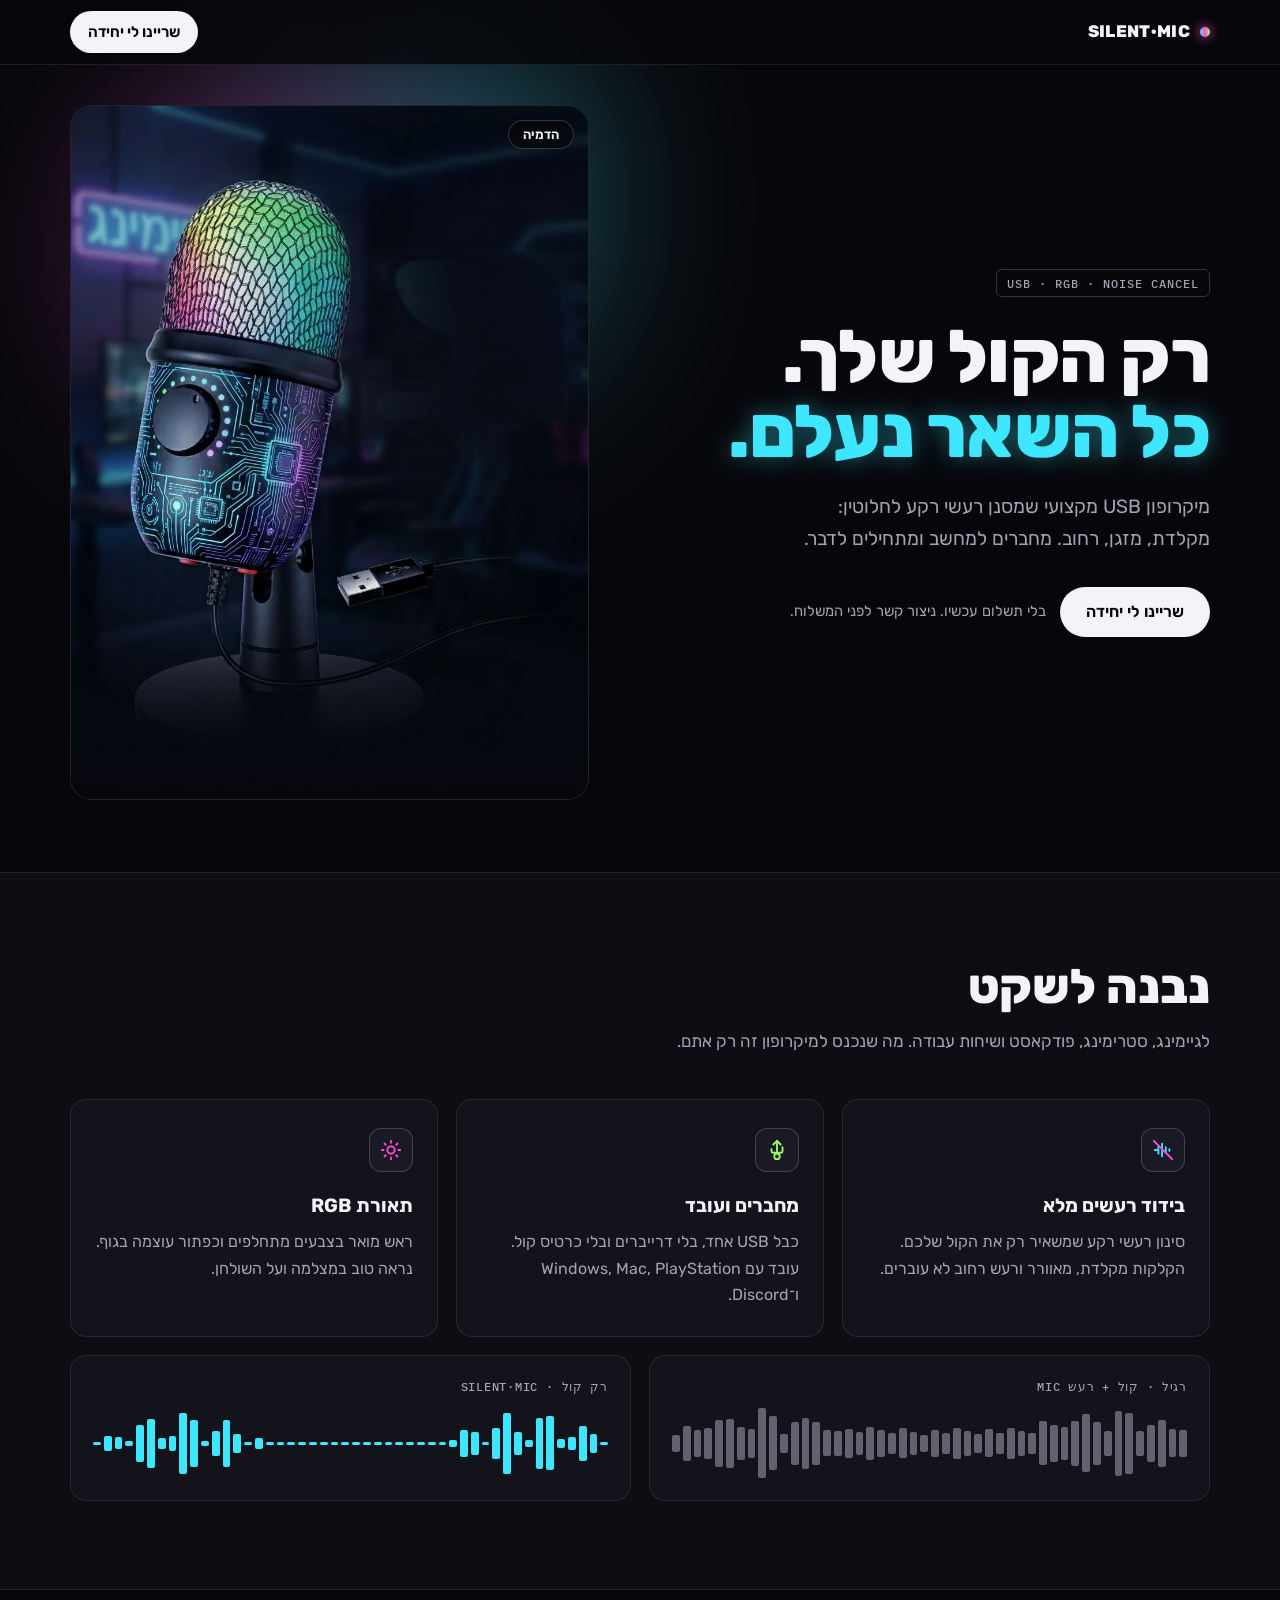
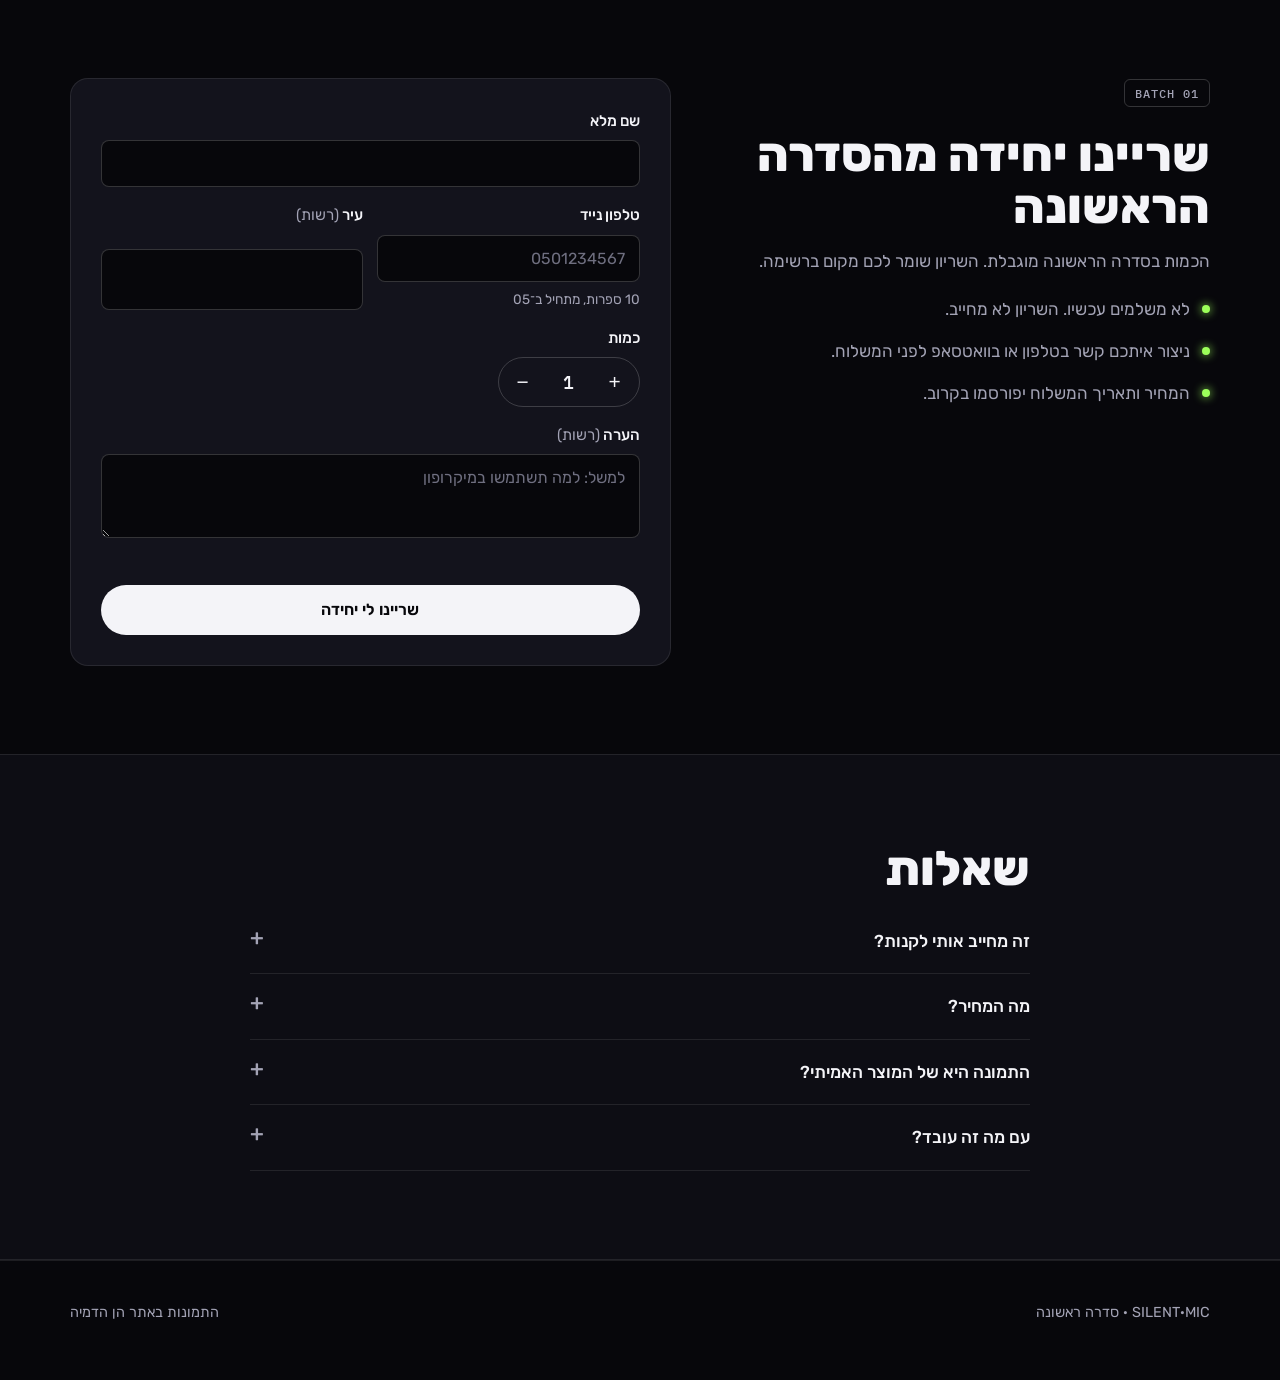
<file: mic/index.html>
<!DOCTYPE html>
<html lang="he" dir="rtl">
<head>
<meta charset="UTF-8">
<meta name="viewport" content="width=device-width, initial-scale=1.0">
<title>מיקרופון USB מבודד רעש · שריון יחידה</title>
<meta name="description" content="מיקרופון USB עם סינון רעשי רקע מלא ותאורת RGB. שריינו יחידה מהסדרה הראשונה.">
<meta name="theme-color" content="#07070B">
<meta property="og:title" content="מיקרופון USB מבודד רעש">
<meta property="og:description" content="סינון רעשי רקע מלא, חיבור USB אחד, תאורת RGB. שריינו יחידה מהסדרה הראשונה.">
<meta property="og:image" content="mic.jpg">
<link rel="icon" href="icon.svg" type="image/svg+xml">
<link rel="preconnect" href="https://fonts.googleapis.com">
<link rel="preconnect" href="https://fonts.gstatic.com" crossorigin>
<link href="https://fonts.googleapis.com/css2?family=Rubik:wght@400;500;700;800&family=IBM+Plex+Mono:wght@500&display=swap" rel="stylesheet">
<style>
  :root{
    --bg:#07070B; --bg-2:#0D0D14; --card:#13131C; --card-2:#1A1A26;
    --line:rgba(255,255,255,.09); --line-2:rgba(255,255,255,.18);
    --text:#F4F4F8; --muted:#A3A3B5;
    --cyan:#3EE6FF; --pink:#FF4FD8; --lime:#9CFF5A; --red:#FF5C6C;
    --rgb:linear-gradient(90deg,var(--cyan),var(--pink) 50%,var(--lime));
    --body:'Rubik',Arial,sans-serif; --mono:'IBM Plex Mono',ui-monospace,monospace;
  }
  *{box-sizing:border-box; margin:0; padding:0;}
  html{scroll-behavior:smooth;}
  html,body{overflow-x:clip;}
  body{background:var(--bg); color:var(--text); font-family:var(--body); font-size:17px; line-height:1.65; -webkit-font-smoothing:antialiased;}
  a{color:inherit;}
  img{display:block; max-width:100%;}
  .wrap{max-width:1180px; margin:0 auto; padding:0 20px;}
  :focus-visible{outline:2px solid var(--cyan); outline-offset:3px;}

  /* nav */
  .nav{position:sticky; top:0; z-index:20; background:rgba(7,7,11,.8); backdrop-filter:blur(12px); -webkit-backdrop-filter:blur(12px); border-bottom:1px solid var(--line);}
  .nav .wrap{display:flex; align-items:center; justify-content:space-between; height:64px;}
  .logo{font-weight:800; letter-spacing:.02em; font-size:1.05rem; display:flex; align-items:center; gap:10px; text-decoration:none;}
  .logo-dot{width:10px; height:10px; border-radius:50%; background:var(--rgb); box-shadow:0 0 12px var(--pink);}
  .btn{display:inline-flex; align-items:center; justify-content:center; gap:8px; min-height:50px; padding:0 26px; border-radius:999px; font:600 1rem var(--body); border:0; cursor:pointer; text-decoration:none; transition:box-shadow .2s, transform .2s;}
  .btn-primary{background:var(--text); color:var(--bg);}
  .btn-primary:hover{box-shadow:0 0 0 3px rgba(62,230,255,.25), 0 0 28px rgba(255,79,216,.35);}
  .btn-primary:active{transform:scale(.98);}
  .btn-sm{min-height:42px; padding:0 18px; font-size:.95rem;}
  .btn[disabled]{opacity:.45; cursor:not-allowed;}

  /* hero */
  .hero{position:relative; padding:40px 0 72px;}
  .hero .wrap{display:grid; grid-template-columns:1.05fr .95fr; gap:48px; align-items:center;}
  .tag{display:inline-block; font:500 .78rem var(--mono); letter-spacing:.08em; color:var(--muted); border:1px solid var(--line-2); border-radius:6px; padding:5px 10px; margin-bottom:22px; direction:ltr;}
  h1{font-size:clamp(2.6rem,6.4vw,4.6rem); line-height:1.02; font-weight:800; letter-spacing:-.01em; margin-bottom:22px;}
  h1 .glow{color:var(--cyan); text-shadow:0 0 24px rgba(62,230,255,.45);}
  .lead{font-size:1.2rem; color:var(--muted); max-width:34ch; margin-bottom:32px;}
  .hero-cta{display:flex; flex-wrap:wrap; gap:14px; align-items:center;}
  .hero-note{font-size:.92rem; color:var(--muted);}

  .shot{position:relative; border-radius:22px; overflow:hidden; border:1px solid var(--line); background:var(--bg-2); aspect-ratio:896/1200;}
  .shot img{width:100%; height:100%; object-fit:cover;}
  .shot::after{content:""; position:absolute; inset:0; pointer-events:none;
    background:radial-gradient(120% 70% at 85% 35%, rgba(7,7,11,.55), transparent 60%), linear-gradient(to top, rgba(7,7,11,.7), transparent 30%);}
  .sim{position:absolute; top:14px; right:14px; z-index:2; font:600 .82rem var(--body); background:rgba(7,7,11,.72); color:var(--text); border:1px solid var(--line-2); border-radius:999px; padding:6px 14px; backdrop-filter:blur(6px);}
  .shot-glow{position:absolute; inset:-14% -10% auto; height:70%; z-index:-1; filter:blur(70px); opacity:.45; background:radial-gradient(circle at 40% 50%, var(--pink), transparent 55%), radial-gradient(circle at 65% 40%, var(--cyan), transparent 55%);}
  .shot-col{position:relative; isolation:isolate;}

  /* sections */
  section{padding:88px 0;}
  .band{background:var(--bg-2); border-block:1px solid var(--line);}
  h2{font-size:clamp(2rem,4.2vw,3rem); line-height:1.08; font-weight:800; margin-bottom:14px;}
  .sub{color:var(--muted); max-width:56ch; margin-bottom:44px;}
  .grid3{display:grid; grid-template-columns:repeat(3,1fr); gap:18px;}
  .feat{background:var(--card); border:1px solid var(--line); border-radius:16px; padding:28px 24px;}
  .feat-ico{width:44px; height:44px; border-radius:12px; display:grid; place-items:center; background:var(--card-2); border:1px solid var(--line-2); margin-bottom:18px;}
  .feat-ico svg{width:22px; height:22px;}
  .feat h3{font-size:1.2rem; margin-bottom:8px;}
  .feat p{color:var(--muted); font-size:1rem;}

  /* noise demo bars */
  .noise{display:grid; grid-template-columns:1fr 1fr; gap:18px; margin-top:18px;}
  .wave{background:var(--card); border:1px solid var(--line); border-radius:16px; padding:22px;}
  .wave-label{font:500 .78rem var(--mono); letter-spacing:.06em; color:var(--muted); margin-bottom:14px; direction:ltr; text-align:right;}
  .bars{display:flex; align-items:center; gap:3px; height:70px; direction:ltr;}
  .bars i{flex:1; border-radius:2px; background:var(--muted); opacity:.55;}
  .bars.clean i{background:var(--cyan); opacity:1;}
  @media (prefers-reduced-motion:no-preference){
    .bars i{animation:pulse 1.4s ease-in-out infinite alternate; animation-delay:calc(var(--d) * -1s);}
  }
  @keyframes pulse{from{transform:scaleY(.55);} to{transform:scaleY(1);}}

  /* reserve */
  .reserve{display:grid; grid-template-columns:.9fr 1.1fr; gap:48px; align-items:start;}
  .points{list-style:none; display:grid; gap:14px; margin-top:8px;}
  .points li{display:flex; gap:12px; color:var(--muted);}
  .points li::before{content:""; flex:none; width:8px; height:8px; margin-top:10px; border-radius:50%; background:var(--lime); box-shadow:0 0 10px var(--lime);}
  .card{background:var(--card); border:1px solid var(--line); border-radius:18px; padding:30px;}
  .field{display:grid; gap:6px; margin-bottom:16px;}
  .field label{font-weight:500; font-size:.95rem;}
  .opt{color:var(--muted); font-weight:400;}
  .input{width:100%; background:var(--bg); color:var(--text); border:1px solid var(--line-2); border-radius:8px; padding:13px 14px; font:16px var(--body);}
  .input::placeholder{color:#6F6F80;}
  .input:focus{outline:none; border-color:var(--cyan); box-shadow:0 0 0 3px rgba(62,230,255,.2);}
  textarea.input{resize:vertical; min-height:84px;}
  .hint{font-size:.85rem; color:var(--muted);}
  .qty{display:flex; align-items:center; gap:0; width:max-content; border:1px solid var(--line-2); border-radius:999px; overflow:hidden;}
  .qty button{width:48px; height:48px; background:transparent; border:0; color:var(--text); font-size:1.3rem; cursor:pointer;}
  .qty button:hover{background:var(--card-2);}
  .qty output{min-width:44px; text-align:center; font:500 1.1rem var(--mono);}
  .row2{display:grid; grid-template-columns:1fr 1fr; gap:14px;}
  .hp{position:absolute; width:1px; height:1px; overflow:hidden; clip-path:inset(50%); white-space:nowrap;}
  .err{color:var(--red); font-size:.92rem; min-height:1.4em; margin-bottom:10px;}
  .submit{width:100%;}
  .done{text-align:center; padding:20px 6px;}
  .done-ico{width:64px; height:64px; margin:0 auto 18px; border-radius:50%; display:grid; place-items:center; background:rgba(156,255,90,.12); border:1px solid rgba(156,255,90,.45);}
  .done h3{font-size:1.5rem; margin-bottom:8px;}
  .done p{color:var(--muted);}

  /* faq */
  details{border-bottom:1px solid var(--line); padding:18px 0;}
  summary{cursor:pointer; font-weight:500; font-size:1.08rem; list-style:none; display:flex; justify-content:space-between; gap:16px;}
  summary::-webkit-details-marker{display:none;}
  summary::after{content:"+"; color:var(--muted); font-size:1.4rem; line-height:1;}
  details[open] summary::after{content:"−";}
  details p{color:var(--muted); margin-top:10px; max-width:60ch;}

  footer{padding:40px 0 56px; color:var(--muted); font-size:.9rem; border-top:1px solid var(--line);}
  footer .wrap{display:flex; justify-content:space-between; flex-wrap:wrap; gap:12px;}

  .sticky-cta{display:none;}
  @media (max-width:900px){
    .hero{padding-top:24px;}
    .hero .wrap, .reserve{grid-template-columns:1fr; gap:32px;}
    .shot-col{order:-1; max-width:460px; width:100%; margin:0 auto;}
    .shot{aspect-ratio:1/1.08;} .shot img{object-position:30% 20%;}
    .grid3{grid-template-columns:1fr;}
    .noise{grid-template-columns:1fr;}
    section{padding:64px 0;}
    .sticky-cta{display:flex; position:fixed; inset:auto 16px 16px; z-index:30; transition:opacity .2s, transform .2s;}
    .sticky-cta .btn{width:100%; box-shadow:0 8px 30px rgba(0,0,0,.5);}
    .sticky-cta.hide{opacity:0; transform:translateY(20px); pointer-events:none;}
    .nav .btn{display:none;}
  }
  @media (max-width:480px){ .row2{grid-template-columns:1fr;} .card{padding:22px 18px;} }
</style>
</head>
<body>

<header class="nav">
  <div class="wrap">
    <a class="logo" href="#top"><span class="logo-dot" aria-hidden="true"></span>SILENT·MIC</a>
    <a class="btn btn-primary btn-sm" href="#reserve">שריינו לי יחידה</a>
  </div>
</header>

<main id="top">
  <div class="hero">
    <div class="wrap">
      <div>
        <span class="tag">USB · RGB · NOISE CANCEL</span>
        <h1>רק הקול שלך.<br><span class="glow">כל השאר נעלם.</span></h1>
        <p class="lead">מיקרופון USB מקצועי שמסנן רעשי רקע לחלוטין: מקלדת, מזגן, רחוב. מחברים למחשב ומתחילים לדבר.</p>
        <div class="hero-cta">
          <a class="btn btn-primary" href="#reserve">שריינו לי יחידה</a>
          <span class="hero-note">בלי תשלום עכשיו. ניצור קשר לפני המשלוח.</span>
        </div>
      </div>
      <div class="shot-col">
        <div class="shot-glow" aria-hidden="true"></div>
        <div class="shot">
          <span class="sim">הדמיה</span>
          <picture>
            <source srcset="mic.webp" type="image/webp">
            <img src="mic.jpg" width="896" height="1200" alt="הדמיה של המיקרופון: ראש רשת מואר בצבעי RGB, גוף עם הדפס מעגלים, כפתור עוצמה ומעמד שולחני, עם כבל USB">
          </picture>
        </div>
      </div>
    </div>
  </div>

  <section class="band" id="features">
    <div class="wrap">
      <h2>נבנה לשקט</h2>
      <p class="sub">לגיימינג, סטרימינג, פודקאסט ושיחות עבודה. מה שנכנס למיקרופון זה רק אתם.</p>
      <div class="grid3">
        <article class="feat">
          <div class="feat-ico"><svg viewBox="0 0 24 24" fill="none" stroke="var(--cyan)" stroke-width="2" stroke-linecap="round"><path d="M3 12h2M7 8v8M11 5v14M15 9v6M19 11v2"/><path d="M2 2l20 20" stroke="var(--pink)"/></svg></div>
          <h3>בידוד רעשים מלא</h3>
          <p>סינון רעשי רקע שמשאיר רק את הקול שלכם. הקלקות מקלדת, מאוורר ורעש רחוב לא עוברים.</p>
        </article>
        <article class="feat">
          <div class="feat-ico"><svg viewBox="0 0 24 24" fill="none" stroke="var(--lime)" stroke-width="2" stroke-linecap="round" stroke-linejoin="round"><path d="M12 2v13"/><path d="M8 6l4-4 4 4"/><circle cx="12" cy="19" r="3"/><path d="M6 11v2a2 2 0 0 0 2 2h4M18 9v4a2 2 0 0 1-2 2h-4"/></svg></div>
          <h3>מחברים ועובד</h3>
          <p>כבל USB אחד, בלי דרייברים ובלי כרטיס קול. עובד עם Windows, Mac, PlayStation ו־Discord.</p>
        </article>
        <article class="feat">
          <div class="feat-ico"><svg viewBox="0 0 24 24" fill="none" stroke="var(--pink)" stroke-width="2" stroke-linecap="round"><circle cx="12" cy="12" r="4"/><path d="M12 2v2M12 20v2M2 12h2M20 12h2M4.9 4.9l1.4 1.4M17.7 17.7l1.4 1.4M4.9 19.1l1.4-1.4M17.7 6.3l1.4-1.4"/></svg></div>
          <h3>תאורת RGB</h3>
          <p>ראש מואר בצבעים מתחלפים וכפתור עוצמה בגוף. נראה טוב במצלמה ועל השולחן.</p>
        </article>
      </div>

      <div class="noise" aria-hidden="true">
        <div class="wave"><p class="wave-label">MIC רגיל · קול + רעש</p><div class="bars" id="barsNoisy"></div></div>
        <div class="wave"><p class="wave-label">SILENT·MIC · רק קול</p><div class="bars clean" id="barsClean"></div></div>
      </div>
    </div>
  </section>

  <section id="reserve">
    <div class="wrap reserve">
      <div>
        <span class="tag">BATCH 01</span>
        <h2>שריינו יחידה מהסדרה הראשונה</h2>
        <p class="sub" style="margin-bottom:20px">הכמות בסדרה הראשונה מוגבלת. השריון שומר לכם מקום ברשימה.</p>
        <ul class="points">
          <li>לא משלמים עכשיו. השריון לא מחייב.</li>
          <li>ניצור איתכם קשר בטלפון או בוואטסאפ לפני המשלוח.</li>
          <li>המחיר ותאריך המשלוח יפורסמו בקרוב.</li>
        </ul>
      </div>

      <div class="card" id="formCard">
        <form id="reserveForm" novalidate>
          <div class="field">
            <label for="fName">שם מלא</label>
            <input class="input" id="fName" name="name" autocomplete="name" required maxlength="80">
          </div>
          <div class="row2">
            <div class="field">
              <label for="fPhone">טלפון נייד</label>
              <input class="input" id="fPhone" name="phone" type="tel" inputmode="numeric" autocomplete="tel" maxlength="10" placeholder="0501234567" required aria-describedby="phoneHint" dir="ltr" style="text-align:right">
              <span class="hint" id="phoneHint">10 ספרות, מתחיל ב־05</span>
            </div>
            <div class="field">
              <label for="fCity">עיר <span class="opt">(רשות)</span></label>
              <input class="input" id="fCity" name="city" autocomplete="address-level2" maxlength="60">
            </div>
          </div>
          <div class="field">
            <label id="qtyLabel">כמות</label>
            <div class="qty" role="group" aria-labelledby="qtyLabel">
              <button type="button" id="qtyPlus" aria-label="הוספת יחידה">+</button>
              <output id="qtyVal" aria-live="polite">1</output>
              <button type="button" id="qtyMinus" aria-label="הורדת יחידה">−</button>
            </div>
          </div>
          <div class="field">
            <label for="fNote">הערה <span class="opt">(רשות)</span></label>
            <textarea class="input" id="fNote" name="note" maxlength="400" placeholder="למשל: למה תשתמשו במיקרופון"></textarea>
          </div>
          <div class="hp" aria-hidden="true"><label for="fHp">אל תמלאו</label><input id="fHp" tabindex="-1" autocomplete="off"></div>
          <p class="err" id="formErr" role="alert"></p>
          <button class="btn btn-primary submit" id="submitBtn" type="submit">שריינו לי יחידה</button>
        </form>
      </div>
    </div>
  </section>

  <section class="band" id="faq">
    <div class="wrap" style="max-width:820px">
      <h2>שאלות</h2>
      <details><summary>זה מחייב אותי לקנות?</summary><p>לא. השריון שומר לכם מקום. נתקשר לפני המשלוח, ורק אז מחליטים ומשלמים.</p></details>
      <details><summary>מה המחיר?</summary><p>המחיר הסופי יפורסם בקרוב. מי ששריין יקבל אותו ראשון.</p></details>
      <details><summary>התמונה היא של המוצר האמיתי?</summary><p>לא, זו הדמיה. המוצר עצמו נראה בערך כך, ותמונות אמיתיות יעלו לפני המשלוח.</p></details>
      <details><summary>עם מה זה עובד?</summary><p>כל מחשב עם יציאת USB (Windows או Mac), וגם קונסולות שתומכות במיקרופון USB. בלי התקנה.</p></details>
    </div>
  </section>
</main>

<footer>
  <div class="wrap">
    <span>SILENT·MIC · סדרה ראשונה</span>
    <span>התמונות באתר הן הדמיה</span>
  </div>
</footer>

<div class="sticky-cta" id="stickyCta"><a class="btn btn-primary" href="#reserve">שריינו לי יחידה</a></div>

<script src="config.js"></script>
<script>
(function(){
  // decorative waveform bars
  function fill(id, noisy){
    const el = document.getElementById(id); let html = '';
    for(let i=0;i<48;i++){
      const voice = Math.max(0, Math.sin(i/48*Math.PI*3)) * (0.5 + 0.5*Math.sin(i*1.7));
      const h = noisy ? 25 + voice*60 + ((i*37)%23) : 4 + voice*90;
      html += '<i style="height:'+Math.min(100,h).toFixed(0)+'%;--d:'+((i*0.137)%1.4).toFixed(2)+'"></i>';
    }
    el.innerHTML = html;
  }
  fill('barsNoisy', true); fill('barsClean', false);

  // quantity
  let qty = 1; const MAX = 5;
  const qv = document.getElementById('qtyVal');
  const setQ = n => { qty = Math.min(MAX, Math.max(1, n)); qv.textContent = qty; };
  document.getElementById('qtyPlus').onclick = () => setQ(qty + 1);
  document.getElementById('qtyMinus').onclick = () => setQ(qty - 1);

  // phone: digits only
  const phone = document.getElementById('fPhone');
  phone.addEventListener('input', () => { phone.value = phone.value.replace(/\D/g,'').slice(0,10); });

  // hide the floating phone button while the form is on screen
  const sticky = document.getElementById('stickyCta');
  if('IntersectionObserver' in window){
    new IntersectionObserver(es => es.forEach(e => sticky.classList.toggle('hide', e.isIntersecting)), {threshold:.1})
      .observe(document.getElementById('reserve'));
  }

  const form = document.getElementById('reserveForm');
  const err = document.getElementById('formErr');
  const btn = document.getElementById('submitBtn');
  form.addEventListener('submit', async ev => {
    ev.preventDefault(); err.textContent = '';
    const name = document.getElementById('fName').value.trim();
    const ph = phone.value.trim();
    if(!name){ err.textContent = 'נא למלא שם.'; document.getElementById('fName').focus(); return; }
    if(!/^05\d{8}$/.test(ph)){ err.textContent = 'מספר הטלפון צריך 10 ספרות ולהתחיל ב־05.'; phone.focus(); return; }
    if(!window.MIC_API_URL){ err.textContent = 'השריון עוד לא פתוח. נסו שוב בקרוב.'; return; }

    btn.disabled = true; btn.textContent = 'שולח...';
    try{
      const res = await fetch(window.MIC_API_URL, {
        method:'POST',
        headers:{'Content-Type':'text/plain;charset=utf-8'},   // avoids a CORS preflight to Apps Script
        body: JSON.stringify({
          action:'reserve', name, phone:ph, qty,
          city: document.getElementById('fCity').value.trim(),
          note: document.getElementById('fNote').value.trim(),
          hp: document.getElementById('fHp').value
        })
      });
      const data = await res.json();
      if(!data || !data.ok) throw new Error(data && data.error || 'failed');
      document.getElementById('formCard').innerHTML =
        '<div class="done" tabindex="-1" id="doneMsg"><div class="done-ico"><svg width="28" height="28" viewBox="0 0 24 24" fill="none" stroke="#9CFF5A" stroke-width="2.5" stroke-linecap="round" stroke-linejoin="round"><path d="M5 12l5 5L20 7"/></svg></div>' +
        '<h3>שריינו לך ' + (qty > 1 ? qty + ' יחידות' : 'יחידה') + '</h3><p>ניצור קשר בטלפון ' + ph + ' לפני המשלוח.</p></div>';
      document.getElementById('doneMsg').focus();
    }catch(e){
      err.textContent = 'השליחה נכשלה. בדקו את החיבור ונסו שוב.';
      btn.disabled = false; btn.textContent = 'שריינו לי יחידה';
    }
  });
})();
</script>
</body>
</html>
</file>
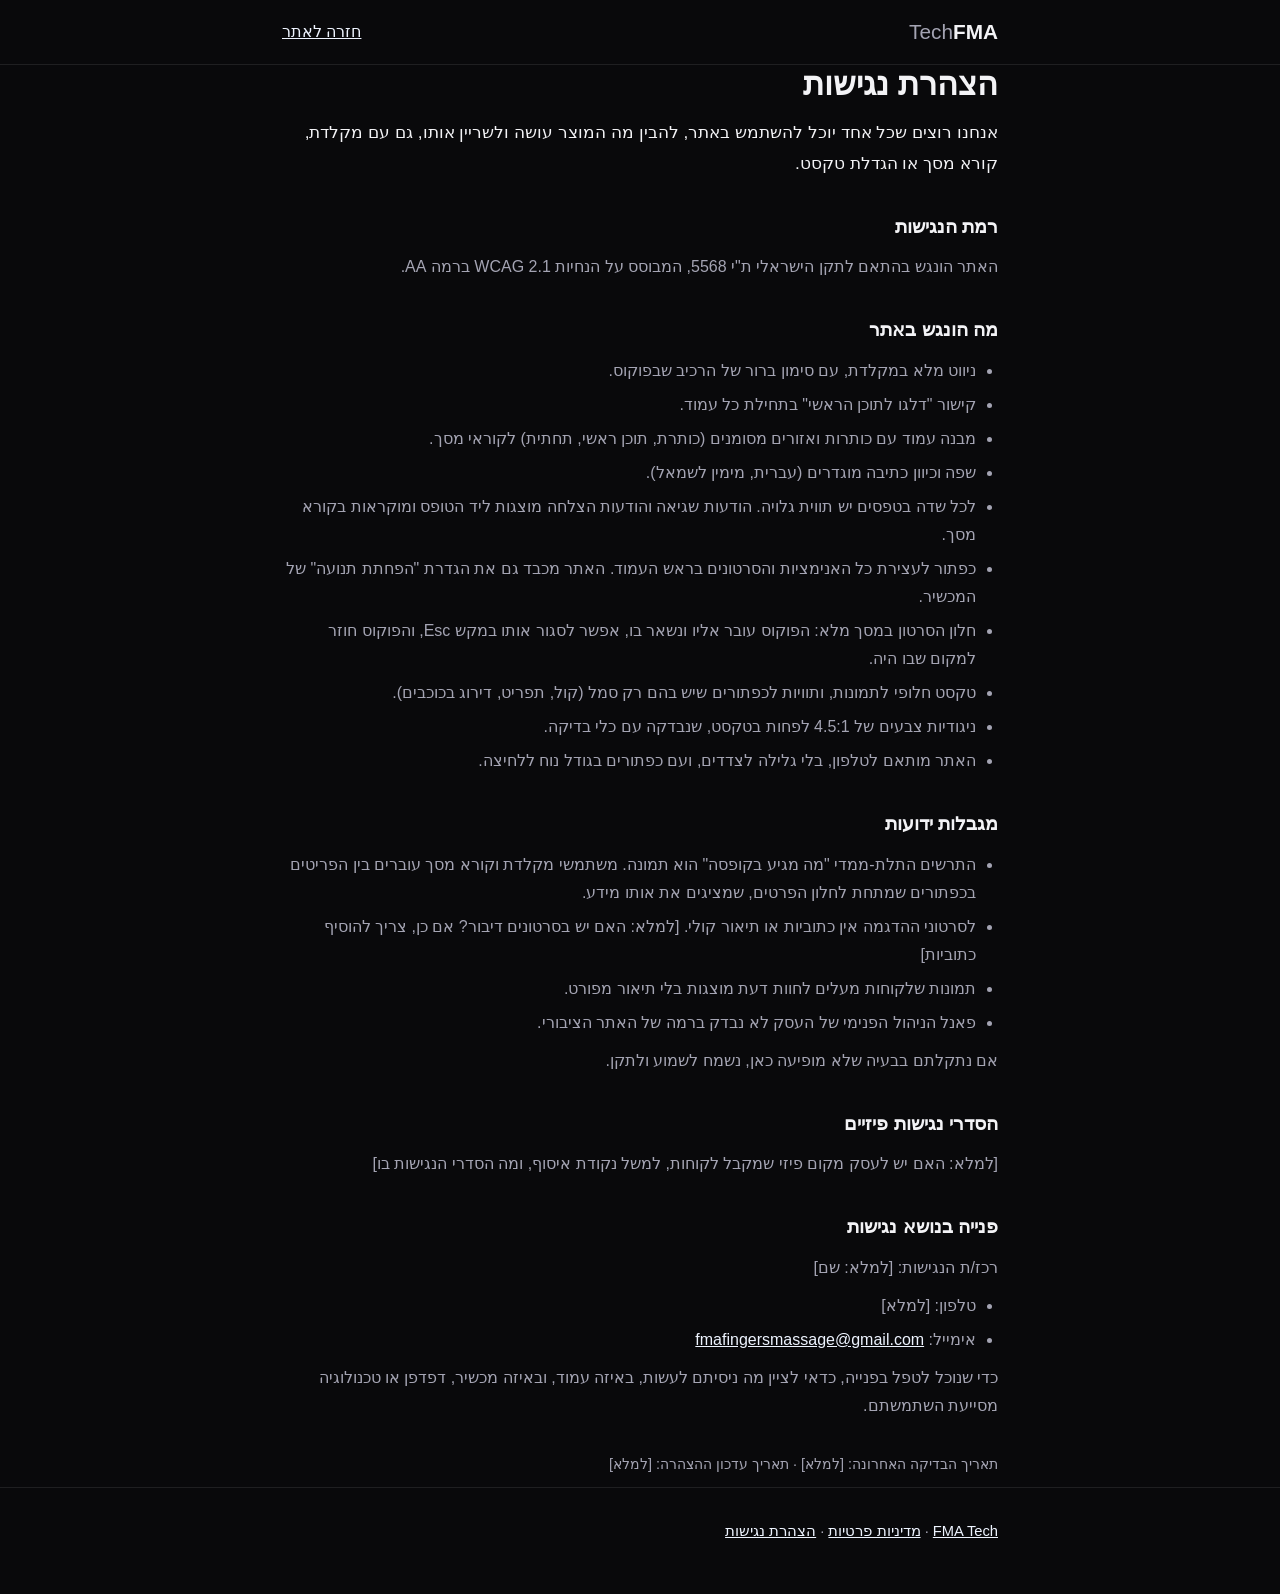
<file: accessibility.html>
<!DOCTYPE html>
<html lang="he" dir="rtl">
<head>
<meta charset="UTF-8">
<meta name="viewport" content="width=device-width, initial-scale=1.0">
<title>הצהרת נגישות · FMA Tech</title>
<meta name="description" content="הצהרת הנגישות של אתר FMA Tech: רמת הנגישות, מה הונגש, מגבלות ידועות ופרטי פנייה.">
<link rel="icon" href="assets/favicon.svg" type="image/svg+xml">
<link rel="stylesheet" href="assets/page.css">
</head>
<body>
<a class="skip-link" href="#main">דלגו לתוכן הראשי</a>
<header>
  <nav class="wrap" aria-label="ניווט">
    <a class="logo" href="./">FMA <span>Tech</span></a>
    <a href="./">חזרה לאתר</a>
  </nav>
</header>
<main id="main" class="wrap">
  <h1>הצהרת נגישות</h1>
  <p class="lead">אנחנו רוצים שכל אחד יוכל להשתמש באתר, להבין מה המוצר עושה ולשריין אותו, גם עם מקלדת, קורא מסך או הגדלת טקסט.</p>

  <h2>רמת הנגישות</h2>
  <p>האתר הונגש בהתאם לתקן הישראלי ת"י 5568, המבוסס על הנחיות WCAG 2.1 ברמה AA.</p>

  <h2>מה הונגש באתר</h2>
  <ul>
    <li>ניווט מלא במקלדת, עם סימון ברור של הרכיב שבפוקוס.</li>
    <li>קישור "דלגו לתוכן הראשי" בתחילת כל עמוד.</li>
    <li>מבנה עמוד עם כותרות ואזורים מסומנים (כותרת, תוכן ראשי, תחתית) לקוראי מסך.</li>
    <li>שפה וכיוון כתיבה מוגדרים (עברית, מימין לשמאל).</li>
    <li>לכל שדה בטפסים יש תווית גלויה. הודעות שגיאה והודעות הצלחה מוצגות ליד הטופס ומוקראות בקורא מסך.</li>
    <li>כפתור לעצירת כל האנימציות והסרטונים בראש העמוד. האתר מכבד גם את הגדרת "הפחתת תנועה" של המכשיר.</li>
    <li>חלון הסרטון במסך מלא: הפוקוס עובר אליו ונשאר בו, אפשר לסגור אותו במקש Esc, והפוקוס חוזר למקום שבו היה.</li>
    <li>טקסט חלופי לתמונות, ותוויות לכפתורים שיש בהם רק סמל (קול, תפריט, דירוג בכוכבים).</li>
    <li>ניגודיות צבעים של 4.5:1 לפחות בטקסט, שנבדקה עם כלי בדיקה.</li>
    <li>האתר מותאם לטלפון, בלי גלילה לצדדים, ועם כפתורים בגודל נוח ללחיצה.</li>
  </ul>

  <h2>מגבלות ידועות</h2>
  <ul>
    <li>התרשים התלת-ממדי "מה מגיע בקופסה" הוא תמונה. משתמשי מקלדת וקורא מסך עוברים בין הפריטים בכפתורים שמתחת לחלון הפרטים, שמציגים את אותו מידע.</li>
    <li>לסרטוני ההדגמה אין כתוביות או תיאור קולי. [למלא: האם יש בסרטונים דיבור? אם כן, צריך להוסיף כתוביות]</li>
    <li>תמונות שלקוחות מעלים לחוות דעת מוצגות בלי תיאור מפורט.</li>
    <li>פאנל הניהול הפנימי של העסק לא נבדק ברמה של האתר הציבורי.</li>
  </ul>
  <p>אם נתקלתם בבעיה שלא מופיעה כאן, נשמח לשמוע ולתקן.</p>

  <h2>הסדרי נגישות פיזיים</h2>
  <p>[למלא: האם יש לעסק מקום פיזי שמקבל לקוחות, למשל נקודת איסוף, ומה הסדרי הנגישות בו]</p>

  <h2>פנייה בנושא נגישות</h2>
  <p>רכז/ת הנגישות: [למלא: שם]</p>
  <ul>
    <li>טלפון: [למלא]</li>
    <li>אימייל: <a href="mailto:fmafingersmassage@gmail.com">fmafingersmassage@gmail.com</a></li>
  </ul>
  <p>כדי שנוכל לטפל בפנייה, כדאי לציין מה ניסיתם לעשות, באיזה עמוד, ובאיזה מכשיר, דפדפן או טכנולוגיה מסייעת השתמשתם.</p>

  <p class="meta">תאריך הבדיקה האחרונה: [למלא] · תאריך עדכון ההצהרה: [למלא]</p>
</main>
<footer>
  <div class="wrap">
    <a href="./">FMA Tech</a> · <a href="privacy.html">מדיניות פרטיות</a> · <a href="accessibility.html" aria-current="page">הצהרת נגישות</a>
  </div>
</footer>
</body>
</html>
</file>
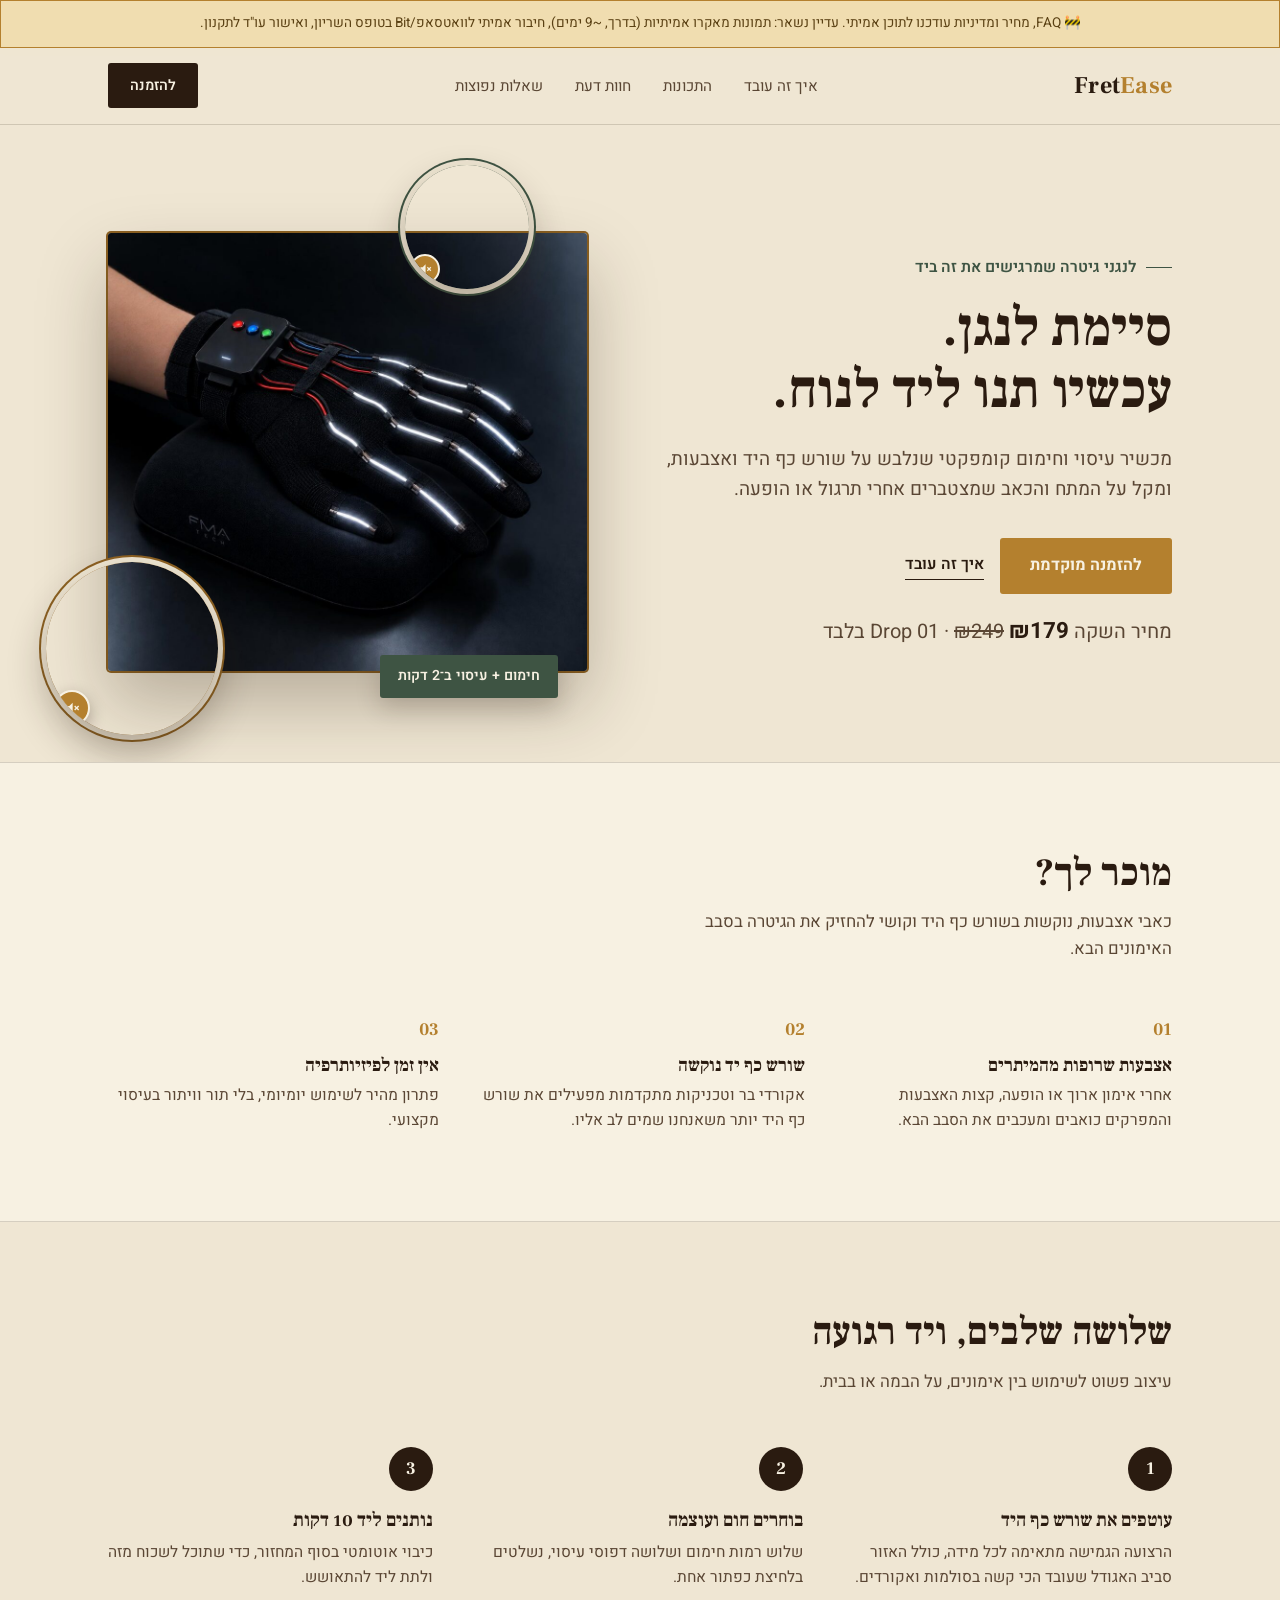
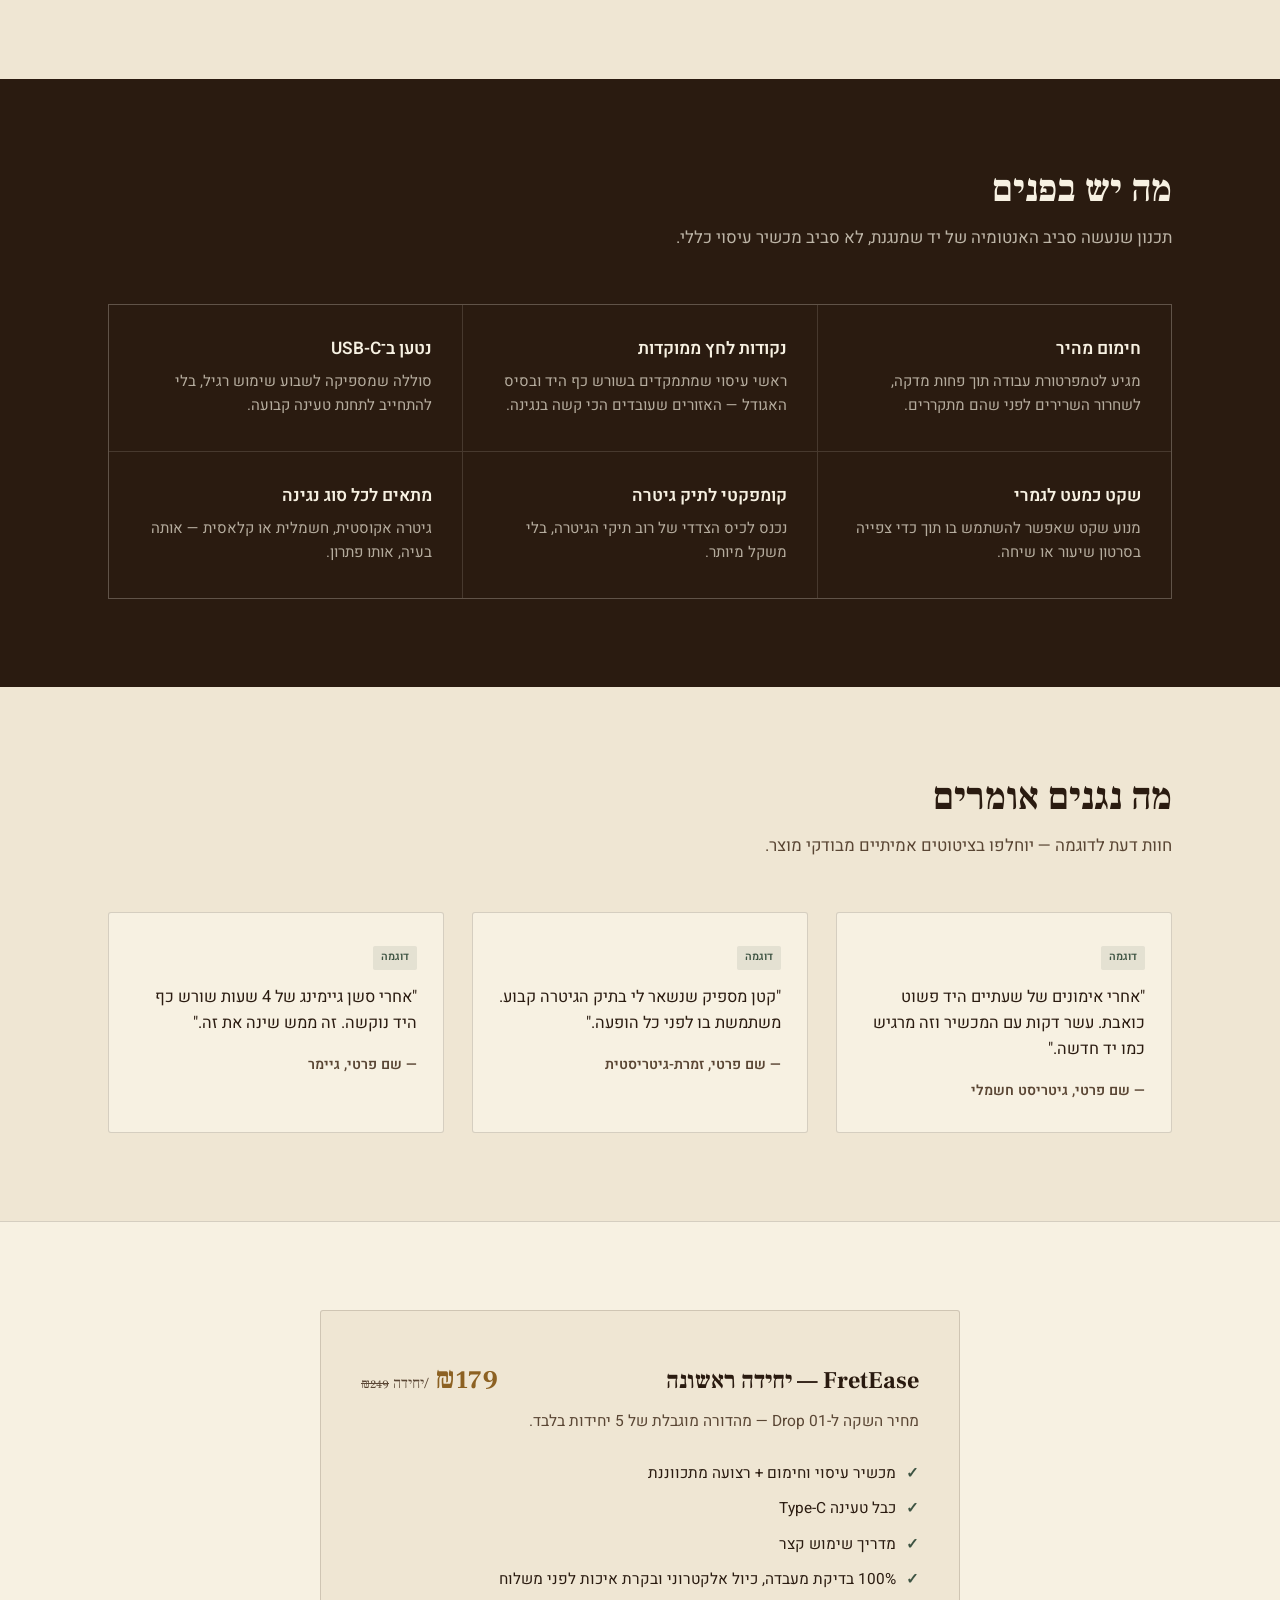
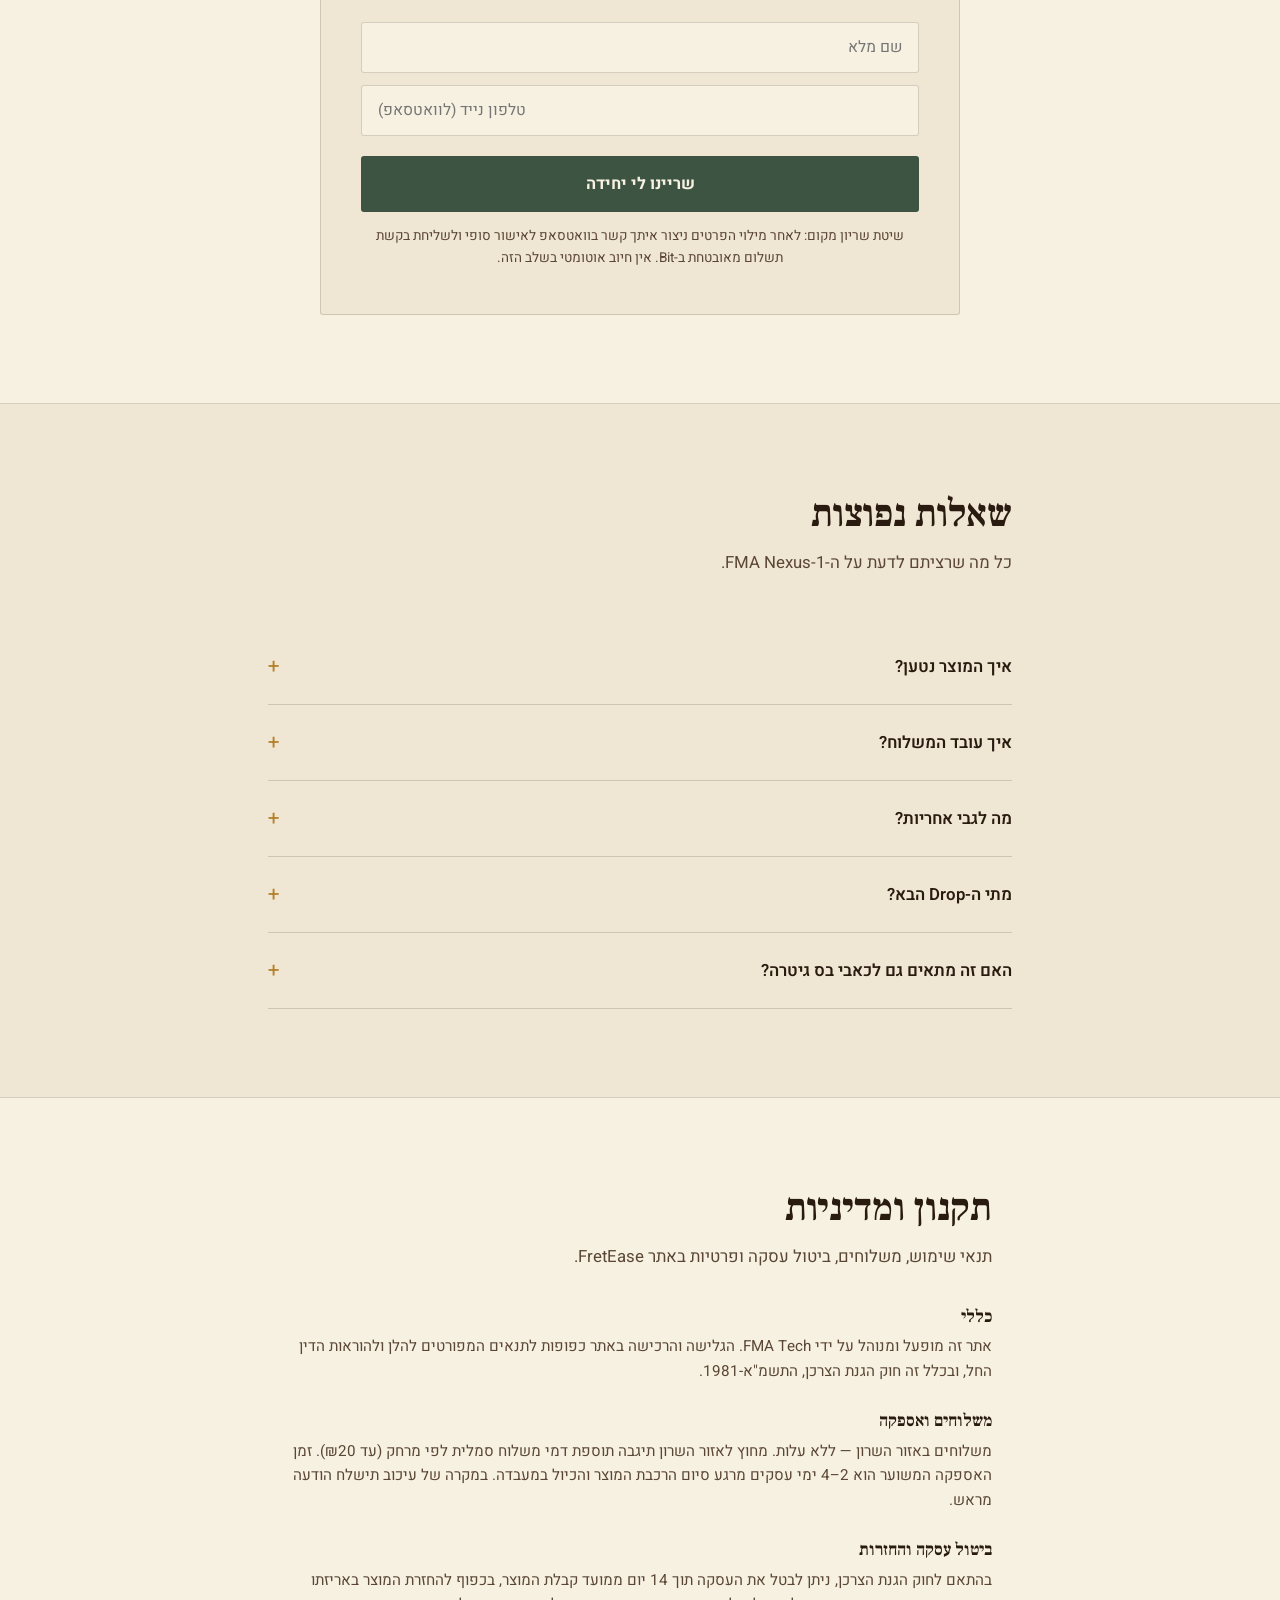
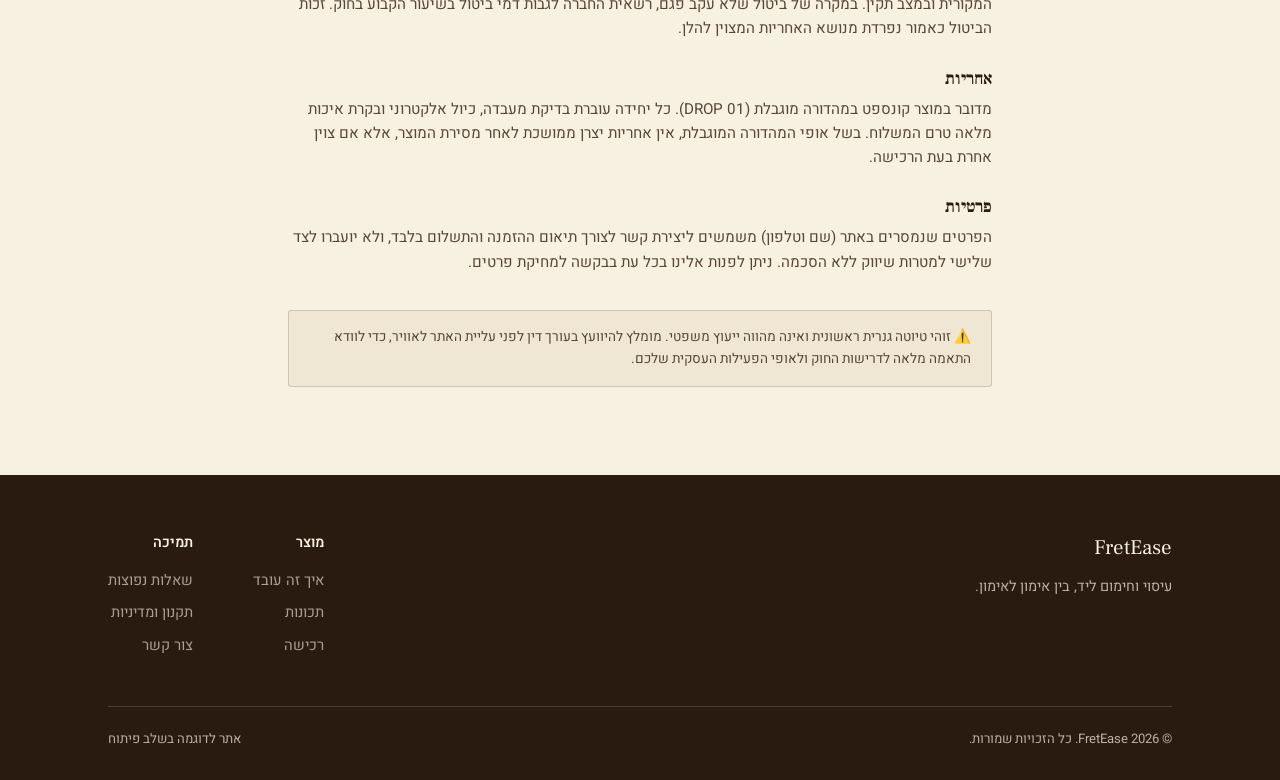
<file: fretease (18).html>
<!DOCTYPE html>
<html lang="he" dir="rtl">
<head>
<meta charset="UTF-8">
<meta name="viewport" content="width=device-width, initial-scale=1.0">
<title>FretEase — עיסוי וחימום ליד לנגני גיטרה</title>
<link rel="preconnect" href="https://fonts.googleapis.com">
<link href="https://fonts.googleapis.com/css2?family=Frank+Ruhl+Libre:wght@400;500;700;900&family=Heebo:wght@300;400;500;600;700&display=swap" rel="stylesheet">
<style>
  :root{
    --paper:#EFE6D3;
    --paper-card:#F7F1E2;
    --ink:#2A1B10;
    --ink-soft:#5A4634;
    --brass:#B4802E;
    --brass-dark:#8C6122;
    --pine:#3E5443;
    --pine-dark:#2C3D30;
    --line: rgba(42,27,16,0.16);
    --radius: 3px;
  }
  *{box-sizing:border-box; margin:0; padding:0;}
  html{scroll-behavior:smooth;}
  body{
    background:var(--paper);
    color:var(--ink);
    font-family:'Heebo', sans-serif;
    line-height:1.6;
    font-weight:400;
  }
  h1,h2,h3,.display{
    font-family:'Frank Ruhl Libre', serif;
    color:var(--ink);
    font-weight:700;
    line-height:1.15;
  }
  a{color:inherit;}
  img{max-width:100%; display:block;}
  .wrap{max-width:1120px; margin:0 auto; padding:0 28px;}
  ::selection{background:var(--brass); color:var(--paper-card);}

  /* focus visibility */
  a:focus-visible, button:focus-visible, input:focus-visible{
    outline:2px solid var(--pine);
    outline-offset:3px;
  }

  @media (prefers-reduced-motion: reduce){
    *{animation:none !important; transition:none !important;}
  }

  /* ---------- Nav ---------- */
  header{
    position:sticky; top:0; z-index:50;
    background:rgba(239,230,211,0.92);
    backdrop-filter:blur(6px);
    border-bottom:1px solid var(--line);
  }
  nav.wrap{
    display:flex; align-items:center; justify-content:space-between;
    height:76px;
  }
  .logo{
    font-family:'Frank Ruhl Libre', serif;
    font-size:1.5rem; font-weight:700;
    letter-spacing:0.01em;
  }
  .logo span{color:var(--brass);}
  .nav-links{display:flex; gap:32px; font-size:0.95rem; color:var(--ink-soft);}
  .nav-links a{text-decoration:none; transition:color .15s;}
  .nav-links a:hover{color:var(--ink);}
  .nav-cta{
    background:var(--ink); color:var(--paper-card);
    padding:11px 22px; border-radius:var(--radius);
    font-size:0.9rem; text-decoration:none; border:none; cursor:pointer;
    font-family:'Heebo',sans-serif; font-weight:600;
  }
  @media (max-width:760px){ .nav-links{display:none;} }

  /* ---------- Hero ---------- */
  .hero{
    padding:88px 0 70px;
    position:relative; overflow:hidden;
  }
  .hero .wrap{
    display:grid; grid-template-columns:1.05fr 0.95fr; gap:56px; align-items:center;
  }
  .kicker{
    color:var(--pine); font-size:0.98rem; font-weight:600; margin-bottom:18px;
    display:flex; align-items:center; gap:10px;
  }
  .kicker::before{
    content:""; width:26px; height:1px; background:var(--pine); display:inline-block;
  }
  .hero h1{
    font-size:clamp(2.4rem, 4.2vw, 3.6rem);
    margin-bottom:22px;
  }
  .hero p.lead{
    font-size:1.18rem; color:var(--ink-soft); max-width:46ch; margin-bottom:34px;
  }
  .hero-actions{display:flex; gap:16px; align-items:center; flex-wrap:wrap;}
  .btn-primary{
    background:var(--brass); color:var(--paper-card);
    padding:15px 30px; border-radius:var(--radius);
    font-weight:700; text-decoration:none; border:none; cursor:pointer;
    font-size:1rem; font-family:'Heebo',sans-serif;
    transition:background .15s;
  }
  .btn-primary:hover{background:var(--brass-dark);}
  .btn-ghost{
    color:var(--ink); text-decoration:none; font-weight:600;
    border-bottom:1px solid var(--ink); padding-bottom:2px; font-size:0.98rem;
  }
  .price-note{margin-top:20px; font-size:1.25rem; color:var(--ink-soft);}
  .price-note b{color:var(--ink); font-size:1.4rem;}

  /* Hero visual: real product photo, framed as a circular plate */
  .hero-visual{
    position:relative; display:flex; align-items:center; justify-content:center;
    aspect-ratio:1/1;
  }
  .device-plate{
    width:78%; aspect-ratio:1/1; border-radius:50%;
    object-fit:cover; display:block;
    box-shadow: 0 30px 60px rgba(42,27,16,0.25), inset 0 0 0 10px rgba(247,241,226,0.18), 0 0 0 2px var(--brass-dark);
  }
  /* Hero visual: large product photo as the main visual, with the demo video as a smaller accent circle */
  .hero-visual{
    position:relative; width:100%; max-width:480px; margin:0 auto;
  }
  .product-photo-main{
    width:100%; display:block; border-radius:var(--radius);
    box-shadow: 0 34px 70px rgba(42,27,16,0.28), 0 0 0 2px var(--brass-dark);
  }
  .video-accent{
    position:absolute; bottom:-9%; left:-13%; width:36%; aspect-ratio:1/1;
    border-radius:50%; overflow:hidden; z-index:3; cursor:pointer;
    box-shadow: 0 18px 38px rgba(42,27,16,0.32), 0 0 0 5px var(--paper), 0 0 0 7px var(--brass-dark);
    transition:transform .18s;
  }
  .video-accent:hover{transform:scale(1.05);}
  .video-accent-2{
    position:absolute; top:-10%; right:12%; width:26%; aspect-ratio:1/1;
    border-radius:50%; overflow:hidden; z-index:3; cursor:pointer;
    box-shadow: 0 18px 38px rgba(42,27,16,0.32), 0 0 0 5px var(--paper), 0 0 0 7px var(--pine);
    transition:transform .18s;
  }
  .video-accent-2:hover{transform:scale(1.05);}
  .video-accent-2 .device-plate{width:100%; height:100%; object-fit:cover; display:block; box-shadow:none;}
  .video-accent-2 .sound-toggle{
    position:absolute; bottom:4%; left:4%; width:30px; height:30px;
  }
  .video-accent-2 .sound-toggle svg{width:14px; height:14px;}
  .video-accent .device-plate{width:100%; height:100%; object-fit:cover; display:block; box-shadow:none;}
  .video-accent .sound-toggle{
    position:absolute; bottom:5%; left:5%; width:36px; height:36px;
  }
  .video-accent .sound-toggle svg{width:16px; height:16px;}
  .hero-visual .badge{
    position:absolute; bottom:-6px; right:6%;
    background:var(--pine); color:var(--paper-card);
    padding:10px 18px; border-radius:var(--radius);
    font-size:0.88rem; font-weight:600;
    box-shadow:0 10px 24px rgba(42,27,16,0.2);
    z-index:2;
  }
  .sound-toggle{
    width:50px; height:50px; border-radius:50%;
    background:var(--brass); color:var(--paper-card); border:2px solid var(--paper-card); cursor:pointer;
    display:flex; align-items:center; justify-content:center;
    box-shadow:0 6px 16px rgba(42,27,16,0.35), 0 0 0 0 rgba(180,128,46,0.55);
    transition:background .15s, transform .15s;
    animation: pulseSound 1.8s ease-out infinite;
  }
  .sound-toggle:hover{background:var(--brass-dark); transform:scale(1.08);}
  @keyframes pulseSound{
    0%{box-shadow:0 6px 16px rgba(42,27,16,0.35), 0 0 0 0 rgba(180,128,46,0.55);}
    70%{box-shadow:0 6px 16px rgba(42,27,16,0.35), 0 0 0 14px rgba(180,128,46,0);}
    100%{box-shadow:0 6px 16px rgba(42,27,16,0.35), 0 0 0 0 rgba(180,128,46,0);}
  }
  @media (max-width:860px){
    .hero .wrap{grid-template-columns:1fr; text-align:center;}
    .kicker{justify-content:center;}
    .hero p.lead{margin-inline:auto;}
    .hero-actions{justify-content:center;}
    .hero-visual{order:-1; max-width:340px; margin:0 auto;}
  }

  /* ---------- video lightbox modal ---------- */
  .video-modal{
    position:fixed; inset:0; background:rgba(20,13,8,0.88);
    display:none; align-items:center; justify-content:center; z-index:1000;
    padding:24px;
  }
  .video-modal.open{display:flex;}
  .video-modal-inner{position:relative; max-width:420px; width:100%;}
  .video-modal video{
    width:100%; max-height:82vh; display:block; border-radius:var(--radius);
    box-shadow:0 30px 80px rgba(0,0,0,0.5);
  }
  .video-modal-close{
    position:absolute; top:-46px; left:0; width:38px; height:38px; border-radius:50%;
    background:var(--paper-card); color:var(--ink); border:none; cursor:pointer;
    font-size:1.1rem; line-height:1; display:flex; align-items:center; justify-content:center;
  }
  @media (max-width:600px){ .video-modal-close{top:auto; bottom:-50px; left:50%; transform:translateX(-50%);} }

  /* ---------- section shared ---------- */
  section{padding:88px 0;}
  .section-head{max-width:56ch; margin-bottom:52px;}
  .section-head h2{font-size:clamp(1.8rem,3vw,2.4rem); margin-bottom:14px;}
  .section-head p{color:var(--ink-soft); font-size:1.05rem;}

  /* ---------- Problem ---------- */
  .problem{background:var(--paper-card); border-top:1px solid var(--line); border-bottom:1px solid var(--line);}
  .problem-grid{display:grid; grid-template-columns:repeat(3,1fr); gap:36px;}
  .problem-item{padding-top:2px;}
  .problem-item .num{
    font-family:'Frank Ruhl Libre',serif; font-size:1.1rem; color:var(--brass);
    margin-bottom:10px; font-weight:700;
  }
  .problem-item h3{font-size:1.15rem; margin-bottom:8px;}
  .problem-item p{color:var(--ink-soft); font-size:0.97rem;}
  @media (max-width:760px){ .problem-grid{grid-template-columns:1fr; gap:30px;} }

  /* ---------- How it works ---------- */
  .steps{display:grid; grid-template-columns:repeat(3,1fr); gap:44px; position:relative;}
  .step{position:relative;}
  .step-num{
    width:44px; height:44px; border-radius:50%;
    background:var(--ink); color:var(--paper-card);
    display:flex; align-items:center; justify-content:center;
    font-family:'Frank Ruhl Libre',serif; font-weight:700; font-size:1.1rem;
    margin-bottom:18px;
  }
  .step h3{font-size:1.2rem; margin-bottom:10px;}
  .step p{color:var(--ink-soft); font-size:0.97rem;}
  @media (max-width:760px){ .steps{grid-template-columns:1fr; gap:34px;} }

  /* ---------- Features ---------- */
  .features{background:var(--ink); color:var(--paper-card);}
  .features .section-head h2, .features .section-head p{color:var(--paper-card);}
  .features .section-head p{color:rgba(247,241,226,0.72);}
  .feature-grid{display:grid; grid-template-columns:repeat(3,1fr); gap:1px; background:rgba(247,241,226,0.14); border:1px solid rgba(247,241,226,0.14);}
  .feature-card{background:var(--ink); padding:34px 30px;}
  .feature-card h3{color:var(--paper-card); font-size:1.08rem; margin-bottom:10px; font-family:'Heebo',sans-serif; font-weight:600;}
  .feature-card p{color:rgba(247,241,226,0.68); font-size:0.94rem;}
  .feature-icon{width:30px; height:30px; margin-bottom:16px; color:var(--brass);}
  @media (max-width:760px){ .feature-grid{grid-template-columns:1fr;} }

  /* ---------- Testimonials ---------- */
  .testi-grid{display:grid; grid-template-columns:repeat(3,1fr); gap:28px;}
  .testi-card{
    background:var(--paper-card); border:1px solid var(--line); border-radius:var(--radius);
    padding:30px 26px;
  }
  .testi-card p.quote{font-size:1.02rem; margin-bottom:18px; color:var(--ink);}
  .testi-card .who{font-size:0.88rem; color:var(--ink-soft); font-weight:600;}
  .testi-flag{
    display:inline-block; font-size:0.68rem; color:var(--pine); background:rgba(62,84,67,0.1);
    padding:3px 8px; border-radius:2px; margin-bottom:14px; font-weight:600;
  }
  @media (max-width:760px){ .testi-grid{grid-template-columns:1fr;} }

  /* ---------- Buy / pricing ---------- */
  .buy{background:var(--paper-card); border-top:1px solid var(--line); border-bottom:1px solid var(--line);}
  .buy-card{
    max-width:640px; margin:0 auto;
    background:var(--paper); border:1px solid var(--line); border-radius:var(--radius);
    padding:44px 40px;
  }
  .buy-top{display:flex; justify-content:space-between; align-items:baseline; margin-bottom:6px; flex-wrap:wrap; gap:8px;}
  .buy-top h3{font-size:1.5rem;}
  .buy-price{font-family:'Frank Ruhl Libre',serif; font-size:1.9rem; font-weight:700; color:var(--brass-dark);}
  .buy-price small{font-size:0.95rem; color:var(--ink-soft); font-weight:400; margin-inline-start:6px;}
  .buy-desc{color:var(--ink-soft); margin-bottom:26px; font-size:0.97rem;}
  .buy-list{list-style:none; margin-bottom:30px;}
  .buy-list li{
    display:flex; gap:10px; align-items:flex-start; margin-bottom:11px; font-size:0.96rem; color:var(--ink);
  }
  .buy-list li::before{content:"✓"; color:var(--pine); font-weight:700; flex-shrink:0;}
  .reserve-form{display:flex; flex-direction:column; gap:12px; margin-bottom:20px;}
  .reserve-input{
    border:1px solid var(--line); border-radius:var(--radius); padding:13px 16px;
    font-family:'Heebo',sans-serif; font-size:0.98rem; color:var(--ink); background:var(--paper-card);
  }
  .reserve-input:focus{outline:2px solid var(--pine); outline-offset:1px;}
  .buy-cta{
    width:100%; background:var(--pine); color:var(--paper-card);
    border:none; padding:16px; border-radius:var(--radius);
    font-size:1.02rem; font-weight:700; cursor:pointer; font-family:'Heebo',sans-serif;
    transition:background .15s;
  }
  .buy-cta:hover{background:var(--pine-dark);}
  .buy-note{text-align:center; font-size:0.85rem; color:var(--ink-soft); margin-top:14px;}
  .toast{
    display:none; margin-top:16px; background:var(--pine); color:var(--paper-card);
    padding:12px 16px; border-radius:var(--radius); font-size:0.9rem; text-align:center;
  }
  .toast.show{display:block;}

  /* ---------- FAQ ---------- */
  .faq-item{border-bottom:1px solid var(--line);}
  .faq-q{
    width:100%; text-align:right; background:none; border:none; cursor:pointer;
    padding:22px 0; display:flex; justify-content:space-between; align-items:center;
    font-family:'Heebo',sans-serif; font-size:1.05rem; font-weight:600; color:var(--ink);
  }
  .faq-q .plus{font-size:1.3rem; color:var(--brass); transition:transform .2s; font-weight:400;}
  .faq-item.open .faq-q .plus{transform:rotate(45deg);}
  .faq-a{
    max-height:0; overflow:hidden; transition:max-height .25s ease;
    color:var(--ink-soft); font-size:0.97rem;
  }
  .faq-item.open .faq-a{max-height:200px; padding-bottom:22px;}

  /* ---------- policy ---------- */
  .policy{background:var(--paper-card); border-top:1px solid var(--line);}
  .policy .section-head{margin-bottom:36px;}
  .policy-block{margin-bottom:28px;}
  .policy-block h3{font-size:1.08rem; margin-bottom:8px; color:var(--ink);}
  .policy-block p{color:var(--ink-soft); font-size:0.95rem;}
  .policy-disclaimer{
    margin-top:36px; border:1px solid var(--line); border-radius:var(--radius);
    padding:16px 20px; font-size:0.85rem; color:var(--ink-soft); background:var(--paper);
  }

  /* ---------- Footer ---------- */
  footer{background:var(--ink); color:rgba(247,241,226,0.7); padding:56px 0 30px;}
  .footer-top{display:flex; justify-content:space-between; flex-wrap:wrap; gap:30px; margin-bottom:40px;}
  .footer-logo{font-family:'Frank Ruhl Libre',serif; font-size:1.3rem; color:var(--paper-card); margin-bottom:10px;}
  .footer-cols{display:flex; gap:60px; flex-wrap:wrap;}
  .footer-col h4{color:var(--paper-card); font-size:0.9rem; margin-bottom:14px; font-weight:600;}
  .footer-col a{display:block; color:rgba(247,241,226,0.62); text-decoration:none; font-size:0.92rem; margin-bottom:9px;}
  .footer-bottom{border-top:1px solid rgba(247,241,226,0.15); padding-top:22px; font-size:0.82rem; display:flex; justify-content:space-between; flex-wrap:wrap; gap:10px;}

  .build-note{
    background:#F0DDB0; border:1px solid var(--brass); color:#5A4013;
    font-size:0.85rem; padding:12px 28px; text-align:center;
  }

  /* ---------- admin panel (same artifact, same storage) ---------- */
  .admin-wrap{max-width:1000px; margin:0 auto; padding:36px 24px 80px;}
  .admin-header{display:flex; align-items:center; justify-content:space-between; margin-bottom:8px; flex-wrap:wrap; gap:12px;}
  .admin-exit{font-size:0.85rem; color:var(--ink-soft); text-decoration:underline;}
  .admin-subtitle{color:var(--ink-soft); font-size:0.95rem; margin-bottom:28px;}
  .stats-row{display:grid; grid-template-columns:repeat(3,1fr); gap:16px; margin-bottom:32px;}
  .stat-card{background:var(--paper-card); border:1px solid var(--line); border-radius:var(--radius); padding:20px 22px;}
  .stat-card .num{font-family:'Frank Ruhl Libre',serif; font-size:2rem; font-weight:700; color:var(--brass-dark);}
  .stat-card .label{font-size:0.85rem; color:var(--ink-soft); margin-top:4px;}
  .toolbar{display:flex; justify-content:space-between; align-items:center; margin-bottom:16px; gap:12px; flex-wrap:wrap;}
  .refresh-btn{
    background:var(--ink); color:var(--paper-card); border:none; padding:10px 20px; border-radius:var(--radius);
    font-family:'Heebo',sans-serif; font-weight:600; font-size:0.9rem; cursor:pointer;
  }
  .refresh-btn:hover{background:#40301f;}
  .last-updated{font-size:0.82rem; color:var(--ink-soft);}
  .orders-table{width:100%; border-collapse:collapse; background:var(--paper-card); border:1px solid var(--line); border-radius:var(--radius); overflow:hidden;}
  .orders-table th{
    text-align:right; font-size:0.8rem; color:var(--ink-soft); font-weight:600;
    padding:14px 16px; border-bottom:1px solid var(--line); background:rgba(42,27,16,0.03);
  }
  .orders-table td{padding:14px 16px; border-bottom:1px solid var(--line); font-size:0.92rem; vertical-align:middle;}
  .orders-table tr:last-child td{border-bottom:none;}
  .order-phone{direction:ltr; text-align:right; color:var(--ink-soft); font-size:0.88rem;}
  .status-select{
    font-family:'Heebo',sans-serif; font-size:0.82rem; padding:6px 10px; border-radius:var(--radius);
    border:1px solid var(--line); background:var(--paper); color:var(--ink); cursor:pointer;
  }
  .wa-link{
    display:inline-flex; align-items:center; gap:4px; background:var(--pine); color:var(--paper-card);
    text-decoration:none; padding:6px 12px; border-radius:var(--radius); font-size:0.82rem; font-weight:600;
  }
  .wa-link:hover{background:var(--pine-dark);}
  .empty-state{
    text-align:center; padding:60px 20px; color:var(--ink-soft); background:var(--paper-card);
    border:1px dashed var(--line); border-radius:var(--radius);
  }
  .loading-state{text-align:center; padding:40px; color:var(--ink-soft); font-size:0.9rem;}
  .error-state{
    background:#F5DEDE; border:1px solid #C9847E; color:#7A2E28; padding:14px 18px; border-radius:var(--radius);
    font-size:0.88rem; margin-bottom:20px;
  }
  .admin-disclaimer{
    margin-top:32px; border:1px solid var(--line); border-radius:var(--radius); padding:14px 18px;
    font-size:0.82rem; color:var(--ink-soft); background:var(--paper-card);
  }
  .ltr-code{direction:ltr; unicode-bidi:isolate; font-family:monospace; background:rgba(42,27,16,0.08); padding:1px 5px; border-radius:2px;}
  @media (max-width:700px){
    .orders-table{display:block; overflow-x:auto; white-space:nowrap;}
    .stats-row{grid-template-columns:1fr;}
  }
</style>
</head>
<body>

<div id="siteRoot">

<div class="build-note">
  🚧 FAQ, מחיר ומדיניות עודכנו לתוכן אמיתי. עדיין נשאר: תמונות מאקרו אמיתיות (בדרך, ~9 ימים), חיבור אמיתי לוואטסאפ/Bit בטופס השריון, ואישור עו"ד לתקנון.
</div>

<header>
  <nav class="wrap">
    <div class="logo">Fret<span>Ease</span></div>
    <div class="nav-links">
      <a href="#how">איך זה עובד</a>
      <a href="#features">התכונות</a>
      <a href="#reviews">חוות דעת</a>
      <a href="#faq">שאלות נפוצות</a>
    </div>
    <a href="#buy" class="nav-cta">להזמנה</a>
  </nav>
</header>

<section class="hero">
  <div class="wrap">
    <div>
      <div class="kicker">לנגני גיטרה שמרגישים את זה ביד</div>
      <h1>סיימת לנגן.<br>עכשיו תנו ליד לנוח.</h1>
      <p class="lead">מכשיר עיסוי וחימום קומפקטי שנלבש על שורש כף היד ואצבעות, ומקל על המתח והכאב שמצטברים אחרי תרגול או הופעה.</p>
      <div class="hero-actions">
        <a href="#buy" class="btn-primary">להזמנה מוקדמת</a>
        <a href="#how" class="btn-ghost">איך זה עובד</a>
      </div>
      <p class="price-note">מחיר השקה <b>₪179</b> <span style="text-decoration:line-through; color:var(--ink-soft); font-weight:400;">₪249</span> · Drop 01 בלבד</p>
    </div>
    <div class="hero-visual">
      <img class="product-photo-main" src="[data-uri]" alt="FMA Nexus-1 — כפפת העיסוי הטרמית">
      <div class="video-accent" onclick="openVideoModal('heroVideo')">
      <video id="heroVideo" class="device-plate" autoplay muted loop playsinline aria-label="FMA Nexus-1 — הדגמת מוצר"><source src="[data-uri]" type="video/mp4"></video>
      <button type="button" class="sound-toggle" id="soundToggle" onclick="event.stopPropagation(); toggleSound()" aria-label="הפעל קול"><svg id="soundIcon" width="18" height="18" viewBox="0 0 24 24" fill="none" xmlns="http://www.w3.org/2000/svg"><path d="M4 9v6h4l5 5V4L8 9H4z" fill="currentColor"/><line x1="16" y1="9" x2="22" y2="15" stroke="currentColor" stroke-width="2"/><line x1="22" y1="9" x2="16" y2="15" stroke="currentColor" stroke-width="2"/></svg></button>
      </div>
      <div class="video-accent-2" onclick="openVideoModal('heroVideo3')">
      <video id="heroVideo3" class="device-plate" autoplay muted loop playsinline aria-label="FMA Nexus-1 — הדגמה נוספת"><source src="[data-uri]" type="video/mp4"></video>
      <button type="button" class="sound-toggle" id="soundToggle3" onclick="event.stopPropagation(); toggleSound3()" aria-label="הפעל קול"><svg id="soundIcon3" width="18" height="18" viewBox="0 0 24 24" fill="none" xmlns="http://www.w3.org/2000/svg"><path d="M4 9v6h4l5 5V4L8 9H4z" fill="currentColor"/><line x1="16" y1="9" x2="22" y2="15" stroke="currentColor" stroke-width="2"/><line x1="22" y1="9" x2="16" y2="15" stroke="currentColor" stroke-width="2"/></svg></button>
      </div>
      <div class="badge">חימום + עיסוי ב־2 דקות</div>
    </div>
  </div>
</section>

<section class="problem">
  <div class="wrap">
    <div class="section-head">
      <h2>מוכר לך?</h2>
      <p>כאבי אצבעות, נוקשות בשורש כף היד וקושי להחזיק את הגיטרה בסבב האימונים הבא.</p>
    </div>
    <div class="problem-grid">
      <div class="problem-item">
        <div class="num">01</div>
        <h3>אצבעות שרופות מהמיתרים</h3>
        <p>אחרי אימון ארוך או הופעה, קצות האצבעות והמפרקים כואבים ומעכבים את הסבב הבא.</p>
      </div>
      <div class="problem-item">
        <div class="num">02</div>
        <h3>שורש כף יד נוקשה</h3>
        <p>אקורדי בר וטכניקות מתקדמות מפעילים את שורש כף היד יותר משאנחנו שמים לב אליו.</p>
      </div>
      <div class="problem-item">
        <div class="num">03</div>
        <h3>אין זמן לפיזיותרפיה</h3>
        <p>פתרון מהיר לשימוש יומיומי, בלי תור וויתור בעיסוי מקצועי.</p>
      </div>
    </div>
  </div>
</section>

<section id="how">
  <div class="wrap">
    <div class="section-head">
      <h2>שלושה שלבים, ויד רגועה</h2>
      <p>עיצוב פשוט לשימוש בין אימונים, על הבמה או בבית.</p>
    </div>
    <div class="steps">
      <div class="step">
        <div class="step-num">1</div>
        <h3>עוטפים את שורש כף היד</h3>
        <p>הרצועה הגמישה מתאימה לכל מידה, כולל האזור סביב האגודל שעובד הכי קשה בסולמות ואקורדים.</p>
      </div>
      <div class="step">
        <div class="step-num">2</div>
        <h3>בוחרים חום ועוצמה</h3>
        <p>שלוש רמות חימום ושלושה דפוסי עיסוי, נשלטים בלחיצת כפתור אחת.</p>
      </div>
      <div class="step">
        <div class="step-num">3</div>
        <h3>נותנים ליד 10 דקות</h3>
        <p>כיבוי אוטומטי בסוף המחזור, כדי שתוכל לשכוח מזה ולתת ליד להתאושש.</p>
      </div>
    </div>
  </div>
</section>

<section class="features" id="features">
  <div class="wrap">
    <div class="section-head">
      <h2>מה יש בפנים</h2>
      <p>תכנון שנעשה סביב האנטומיה של יד שמנגנת, לא סביב מכשיר עיסוי כללי.</p>
    </div>
    <div class="feature-grid">
      <div class="feature-card">
        <h3>חימום מהיר</h3>
        <p>מגיע לטמפרטורת עבודה תוך פחות מדקה, לשחרור השרירים לפני שהם מתקררים.</p>
      </div>
      <div class="feature-card">
        <h3>נקודות לחץ ממוקדות</h3>
        <p>ראשי עיסוי שמתמקדים בשורש כף היד ובסיס האגודל — האזורים שעובדים הכי קשה בנגינה.</p>
      </div>
      <div class="feature-card">
        <h3>נטען ב־USB-C</h3>
        <p>סוללה שמספיקה לשבוע שימוש רגיל, בלי להתחייב לתחנת טעינה קבועה.</p>
      </div>
      <div class="feature-card">
        <h3>שקט כמעט לגמרי</h3>
        <p>מנוע שקט שאפשר להשתמש בו תוך כדי צפייה בסרטון שיעור או שיחה.</p>
      </div>
      <div class="feature-card">
        <h3>קומפקטי לתיק גיטרה</h3>
        <p>נכנס לכיס הצדדי של רוב תיקי הגיטרה, בלי משקל מיותר.</p>
      </div>
      <div class="feature-card">
        <h3>מתאים לכל סוג נגינה</h3>
        <p>גיטרה אקוסטית, חשמלית או קלאסית — אותה בעיה, אותו פתרון.</p>
      </div>
    </div>
  </div>
</section>

<section id="reviews">
  <div class="wrap">
    <div class="section-head">
      <h2>מה נגנים אומרים</h2>
      <p>חוות דעת לדוגמה — יוחלפו בציטוטים אמיתיים מבודקי מוצר.</p>
    </div>
    <div class="testi-grid">
      <div class="testi-card">
        <span class="testi-flag">דוגמה</span>
        <p class="quote">"אחרי אימונים של שעתיים היד פשוט כואבת. עשר דקות עם המכשיר וזה מרגיש כמו יד חדשה."</p>
        <div class="who">— שם פרטי, גיטריסט חשמלי</div>
      </div>
      <div class="testi-card">
        <span class="testi-flag">דוגמה</span>
        <p class="quote">"קטן מספיק שנשאר לי בתיק הגיטרה קבוע. משתמשת בו לפני כל הופעה."</p>
        <div class="who">— שם פרטי, זמרת-גיטריסטית</div>
      </div>
      <div class="testi-card">
        <span class="testi-flag">דוגמה</span>
        <p class="quote">"אחרי סשן גיימינג של 4 שעות שורש כף היד נוקשה. זה ממש שינה את זה."</p>
        <div class="who">— שם פרטי, גיימר</div>
      </div>
    </div>
  </div>
</section>


<section class="buy" id="buy">
  <div class="wrap">
    <div class="buy-card">
      <div class="buy-top">
        <h3>FretEase — יחידה ראשונה</h3>
        <div class="buy-price">₪179<small>/יחידה <span style="text-decoration:line-through; color:var(--ink-soft); font-size:0.85rem;">₪249</span></small></div>
      </div>
      <p class="buy-desc">מחיר השקה ל-Drop 01 — מהדורה מוגבלת של 5 יחידות בלבד.</p>
      <ul class="buy-list">
        <li>מכשיר עיסוי וחימום + רצועה מתכווננת</li>
        <li>כבל טעינה Type-C</li>
        <li>מדריך שימוש קצר</li>
        <li>100% בדיקת מעבדה, כיול אלקטרוני ובקרת איכות לפני משלוח</li>
      </ul>
      <div class="reserve-form">
        <input type="text" id="reserveName" class="reserve-input" placeholder="שם מלא">
        <input type="tel" id="reservePhone" class="reserve-input" placeholder="טלפון נייד (לוואטסאפ)">
      </div>
      <button class="buy-cta" onclick="reserveUnit()">שריינו לי יחידה</button>
      <p class="buy-note">שיטת שריון מקום: לאחר מילוי הפרטים ניצור איתך קשר בוואטסאפ לאישור סופי ולשליחת בקשת תשלום מאובטחת ב-Bit. אין חיוב אוטומטי בשלב הזה.</p>
      <div class="toast" id="cartToast">הפרטים נשמרו ✓ ניצור איתך קשר בוואטסאפ בקרוב</div>
    </div>
  </div>
</section>

<section id="faq">
  <div class="wrap" style="max-width:800px;">
    <div class="section-head">
      <h2>שאלות נפוצות</h2>
      <p>כל מה שרציתם לדעת על ה-FMA Nexus-1.</p>
    </div>
    <div class="faq-list">
      <div class="faq-item">
        <button class="faq-q" onclick="toggleFaq(this)">
          איך המוצר נטען?
          <span class="plus">+</span>
        </button>
        <div class="faq-a">ה-FMA Nexus-1 פועלת על סוללת ליתיום קלה ונטענת באמצעות כבל Type-C סטנדרטי (כלול בערכה).</div>
      </div>
      <div class="faq-item">
        <button class="faq-q" onclick="toggleFaq(this)">
          איך עובד המשלוח?
          <span class="plus">+</span>
        </button>
        <div class="faq-a">משלוחים באזור השרון — חינם! מחוץ לאזור השרון — תוספת דמי משלוח סמלית לפי מרחק (עד 20 ש"ח גג). זמן אספקה: 2-4 ימי עסקים מרגע סיום ההרכבה והכיול במעבדה.</div>
      </div>
      <div class="faq-item">
        <button class="faq-q" onclick="toggleFaq(this)">
          מה לגבי אחריות?
          <span class="plus">+</span>
        </button>
        <div class="faq-a">בגלל שמדובר במוצר קונספט יוקרתי במהדורה מוגבלת של 5 יחידות בלבד (DROP 01), אין אחריות ממושכת לאחר השימוש. יחד עם זאת, כל כפפה עוברת בדיקת מעבדה קשוחה, כיול אלקטרוני, ובקרת איכות של 100% לפני שהיא נארזת ונשלחת אליכם, כדי לוודא שהיא מגיעה אליכם מושלמת, עובדת ודולקת בטירוף.</div>
      </div>
      <div class="faq-item">
        <button class="faq-q" onclick="toggleFaq(this)">
          מתי ה-Drop הבא?
          <span class="plus">+</span>
        </button>
        <div class="faq-a">DROP 01 מוגבל ל-5 יחידות בלבד. DROP 02 ייפתח בהתאם לביקוש, במהלך חופשת סוכות.</div>
      </div>
      <div class="faq-item">
        <button class="faq-q" onclick="toggleFaq(this)">
          האם זה מתאים גם לכאבי בס גיטרה?
          <span class="plus">+</span>
        </button>
        <div class="faq-a">כן, העיצוב מתאים לכל כלי מיתר שדורש אחיזה ממושכת של היד, וגם לסשנים ארוכים של גיימינג.</div>
      </div>
    </div>
  </div>
</section>

<section class="policy" id="policy">
  <div class="wrap" style="max-width:760px;">
    <div class="section-head">
      <h2>תקנון ומדיניות</h2>
      <p>תנאי שימוש, משלוחים, ביטול עסקה ופרטיות באתר FretEase.</p>
    </div>

    <div class="policy-block">
      <h3>כללי</h3>
      <p>אתר זה מופעל ומנוהל על ידי FMA Tech. הגלישה והרכישה באתר כפופות לתנאים המפורטים להלן ולהוראות הדין החל, ובכלל זה חוק הגנת הצרכן, התשמ"א-1981.</p>
    </div>

    <div class="policy-block">
      <h3>משלוחים ואספקה</h3>
      <p>משלוחים באזור השרון — ללא עלות. מחוץ לאזור השרון תיגבה תוספת דמי משלוח סמלית לפי מרחק (עד ₪20). זמן האספקה המשוער הוא 2–4 ימי עסקים מרגע סיום הרכבת המוצר והכיול במעבדה. במקרה של עיכוב תישלח הודעה מראש.</p>
    </div>

    <div class="policy-block">
      <h3>ביטול עסקה והחזרות</h3>
      <p>בהתאם לחוק הגנת הצרכן, ניתן לבטל את העסקה תוך 14 יום ממועד קבלת המוצר, בכפוף להחזרת המוצר באריזתו המקורית ובמצב תקין. במקרה של ביטול שלא עקב פגם, רשאית החברה לגבות דמי ביטול בשיעור הקבוע בחוק. זכות הביטול כאמור נפרדת מנושא האחריות המצוין להלן.</p>
    </div>

    <div class="policy-block">
      <h3>אחריות</h3>
      <p>מדובר במוצר קונספט במהדורה מוגבלת (DROP 01). כל יחידה עוברת בדיקת מעבדה, כיול אלקטרוני ובקרת איכות מלאה טרם המשלוח. בשל אופי המהדורה המוגבלת, אין אחריות יצרן ממושכת לאחר מסירת המוצר, אלא אם צוין אחרת בעת הרכישה.</p>
    </div>

    <div class="policy-block">
      <h3>פרטיות</h3>
      <p>הפרטים שנמסרים באתר (שם וטלפון) משמשים ליצירת קשר לצורך תיאום ההזמנה והתשלום בלבד, ולא יועברו לצד שלישי למטרות שיווק ללא הסכמה. ניתן לפנות אלינו בכל עת בבקשה למחיקת פרטים.</p>
    </div>

    <div class="policy-disclaimer">
      ⚠️ זוהי טיוטה גנרית ראשונית ואינה מהווה ייעוץ משפטי. מומלץ להיוועץ בעורך דין לפני עליית האתר לאוויר, כדי לוודא התאמה מלאה לדרישות החוק ולאופי הפעילות העסקית שלכם.
    </div>
  </div>
</section>

<footer>
  <div class="wrap">
    <div class="footer-top">
      <div>
        <div class="footer-logo">FretEase</div>
        <p style="max-width:32ch; font-size:0.9rem;">עיסוי וחימום ליד, בין אימון לאימון.</p>
      </div>
      <div class="footer-cols">
        <div class="footer-col">
          <h4>מוצר</h4>
          <a href="#how">איך זה עובד</a>
          <a href="#features">תכונות</a>
          <a href="#buy">רכישה</a>
        </div>
        <div class="footer-col">
          <h4>תמיכה</h4>
          <a href="#faq">שאלות נפוצות</a>
          <a href="#policy">תקנון ומדיניות</a>
          <a href="#">צור קשר</a>
        </div>
      </div>
    </div>
    <div class="footer-bottom">
      <span>© 2026 FretEase. כל הזכויות שמורות.</span>
      <span>אתר לדוגמה בשלב פיתוח</span>
    </div>
  </div>
</footer>

<div class="video-modal" id="videoModal" onclick="if(event.target===this) closeVideoModal();">
  <div class="video-modal-inner">
    <button type="button" class="video-modal-close" onclick="closeVideoModal()" aria-label="סגור">✕</button>
    <video id="modalVideo" playsinline controls></video>
  </div>
</div>

</div>

<div id="adminRoot" style="display:none;">
  <div class="admin-wrap">
    <header class="admin-header">
      <div class="logo">Fret<span>Ease</span> · ניהול</div>
      <div style="display:flex; gap:10px; align-items:center;">
        <button class="refresh-btn" onclick="loadOrders()">רענן</button>
        <a href="#" class="admin-exit" onclick="exitAdmin()">יציאה</a>
      </div>
    </header>
    <p class="admin-subtitle">כל ההזמנות שמגיעות מטופס "שריינו לי יחידה" באתר.</p>

    <div class="stats-row">
      <div class="stat-card">
        <div class="num" id="statTotal">–</div>
        <div class="label">סה״כ שריונים</div>
      </div>
      <div class="stat-card">
        <div class="num" id="statPending">–</div>
        <div class="label">ממתינים ליצירת קשר</div>
      </div>
      <div class="stat-card">
        <div class="num" id="statLeft">–</div>
        <div class="label">יחידות שנותרו מתוך 5</div>
      </div>
    </div>

    <div class="toolbar">
      <span class="last-updated" id="lastUpdated"></span>
    </div>

    <div id="adminContent"><div class="loading-state">טוען הזמנות…</div></div>

    <div class="admin-disclaimer">
      ⚠️ זהו פאנל ניהול פנימי בסיסי, ללא סיסמה — כל מי שיש לו את הקישור עם <span class="ltr-code">#admin</span> בסוף יכול לראות ולערוך. לניהול הזמנות אמיתי בהמשך כדאי לחבר מערכת סליקה/CRM עם הרשאות משתמשים.
    </div>
  </div>
</div>

<script>
  function openVideoModal(sourceVideoId){
    const src = document.getElementById(sourceVideoId);
    const modal = document.getElementById('videoModal');
    const modalVideo = document.getElementById('modalVideo');
    src.pause();
    modalVideo.src = src.querySelector('source').src;
    modalVideo.muted = false;
    modal.classList.add('open');
    modalVideo.currentTime = 0;
    modalVideo.play();
  }
  function closeVideoModal(){
    const modal = document.getElementById('videoModal');
    const modalVideo = document.getElementById('modalVideo');
    modalVideo.pause();
    modalVideo.removeAttribute('src');
    modalVideo.load();
    modal.classList.remove('open');
    document.querySelectorAll('.device-plate').forEach(v => { v.muted = true; v.play(); });
  }
  document.addEventListener('keydown', (e) => { if(e.key === 'Escape') closeVideoModal(); });
  function toggleSound(){
    const video = document.getElementById('heroVideo');
    const icon = document.getElementById('soundIcon');
    const btn = document.getElementById('soundToggle');
    video.muted = !video.muted;
    if (!video.muted) {
      video.play();
      btn.setAttribute('aria-label', 'השתק');
      icon.innerHTML = '<path d="M4 9v6h4l5 5V4L8 9H4z" fill="currentColor"/><path d="M15.5 8.5a4 4 0 0 1 0 7" stroke="currentColor" stroke-width="2" fill="none"/><path d="M18 6a7.5 7.5 0 0 1 0 12" stroke="currentColor" stroke-width="2" fill="none"/>';
    } else {
      btn.setAttribute('aria-label', 'הפעל קול');
      icon.innerHTML = '<path d="M4 9v6h4l5 5V4L8 9H4z" fill="currentColor"/><line x1="16" y1="9" x2="22" y2="15" stroke="currentColor" stroke-width="2"/><line x1="22" y1="9" x2="16" y2="15" stroke="currentColor" stroke-width="2"/>';
    }
  }
  function toggleSound3(){
    const video = document.getElementById('heroVideo3');
    const icon = document.getElementById('soundIcon3');
    const btn = document.getElementById('soundToggle3');
    video.muted = !video.muted;
    if (!video.muted) {
      video.play();
      btn.setAttribute('aria-label', 'השתק');
      icon.innerHTML = '<path d="M4 9v6h4l5 5V4L8 9H4z" fill="currentColor"/><path d="M15.5 8.5a4 4 0 0 1 0 7" stroke="currentColor" stroke-width="2" fill="none"/><path d="M18 6a7.5 7.5 0 0 1 0 12" stroke="currentColor" stroke-width="2" fill="none"/>';
    } else {
      btn.setAttribute('aria-label', 'הפעל קול');
      icon.innerHTML = '<path d="M4 9v6h4l5 5V4L8 9H4z" fill="currentColor"/><line x1="16" y1="9" x2="22" y2="15" stroke="currentColor" stroke-width="2"/><line x1="22" y1="9" x2="16" y2="15" stroke="currentColor" stroke-width="2"/>';
    }
  }
  function showAdmin(){
    document.getElementById('siteRoot').style.display = 'none';
    document.getElementById('adminRoot').style.display = 'block';
    loadOrders();
  }
  function exitAdmin(e){
    if(e) e.preventDefault();
    window.location.hash = '';
    document.getElementById('adminRoot').style.display = 'none';
    document.getElementById('siteRoot').style.display = 'block';
  }
  if(window.location.hash === '#admin'){ showAdmin(); }
  window.addEventListener('hashchange', () => {
    if(window.location.hash === '#admin') showAdmin(); else exitAdmin();
  });

  const STATUS_OPTIONS = ['ממתין ליצירת קשר', 'נוצר קשר בוואטסאפ', 'שולם', 'בוטל'];

  function formatDate(iso){
    try{
      const d = new Date(iso);
      return d.toLocaleDateString('he-IL', { day:'2-digit', month:'2-digit', year:'numeric' }) +
             ' ' + d.toLocaleTimeString('he-IL', { hour:'2-digit', minute:'2-digit' });
    }catch(e){ return iso; }
  }

  function waLink(phone){
    const digits = (phone || '').replace(/[^0-9]/g, '');
    let intl = digits;
    if(digits.startsWith('0')) intl = '972' + digits.slice(1);
    return 'https://wa.me/' + intl;
  }

  async function updateStatus(key, newStatus, order){
    try{
      order.status = newStatus;
      await window.storage.set(key, JSON.stringify(order), true);
    }catch(err){
      console.error('שגיאה בעדכון הסטטוס:', err);
      alert('לא הצלחנו לשמור את השינוי, נסו שוב.');
    }
  }

  async function loadOrders(){
    const content = document.getElementById('adminContent');
    content.innerHTML = '<div class="loading-state">טוען הזמנות…</div>';
    try{
      const list = await window.storage.list('orders:', true);
      const keys = (list && list.keys) ? list.keys : [];

      if(keys.length === 0){
        content.innerHTML = '<div class="empty-state">עדיין אין הזמנות. ברגע שמישהו ימלא את טופס השריון באתר, הוא יופיע כאן.</div>';
        document.getElementById('statTotal').textContent = '0';
        document.getElementById('statPending').textContent = '0';
        document.getElementById('statLeft').textContent = '5';
        document.getElementById('lastUpdated').textContent = 'עודכן: ' + new Date().toLocaleTimeString('he-IL');
        return;
      }

      const orders = [];
      for(const key of keys){
        try{
          const res = await window.storage.get(key, true);
          if(res && res.value){
            const parsed = JSON.parse(res.value);
            orders.push({ key, ...parsed });
          }
        }catch(e){
          console.error('שגיאה בטעינת הזמנה', key, e);
        }
      }

      orders.sort((a,b) => new Date(b.createdAt) - new Date(a.createdAt));

      const pending = orders.filter(o => o.status === 'ממתין ליצירת קשר').length;
      const active = orders.filter(o => o.status !== 'בוטל').length;
      document.getElementById('statTotal').textContent = String(orders.length);
      document.getElementById('statPending').textContent = String(pending);
      document.getElementById('statLeft').textContent = String(Math.max(0, 5 - active));

      let html = '<table class="orders-table"><thead><tr>' +
        '<th>שם</th><th>טלפון</th><th>תאריך</th><th>סטטוס</th><th></th>' +
        '</tr></thead><tbody>';

      for(const o of orders){
        const safeOrder = JSON.stringify(o).replace(/"/g, '&quot;');
        html += '<tr>' +
          '<td>' + (o.name || '—') + '</td>' +
          '<td class="order-phone">' + (o.phone || '—') + '</td>' +
          '<td>' + formatDate(o.createdAt) + '</td>' +
          '<td><select class="status-select" onchange="updateStatus(\'' + o.key + '\', this.value, ' + safeOrder + ')">' +
            STATUS_OPTIONS.map(s => '<option value="' + s + '"' + (o.status === s ? ' selected' : '') + '>' + s + '</option>').join('') +
          '</select></td>' +
          '<td><a class="wa-link" target="_blank" rel="noopener" href="' + waLink(o.phone) + '">וואטסאפ</a></td>' +
        '</tr>';
      }
      html += '</tbody></table>';
      content.innerHTML = html;
      document.getElementById('lastUpdated').textContent = 'עודכן: ' + new Date().toLocaleTimeString('he-IL');

    }catch(err){
      console.error('שגיאה בטעינת ההזמנות:', err);
      content.innerHTML = '<div class="error-state">משהו השתבש בטעינת ההזמנות. נסו ללחוץ על "רענן".</div>';
    }
  }

  async function reserveUnit(){
    const name = document.getElementById('reserveName').value.trim();
    const phone = document.getElementById('reservePhone').value.trim();
    if(!name || !phone){
      alert('נא למלא שם וטלפון כדי לשריין יחידה');
      return;
    }
    const btn = document.querySelector('.buy-cta');
    btn.disabled = true;
    btn.textContent = 'שומר...';
    try{
      const key = 'orders:' + Date.now() + '_' + Math.random().toString(36).slice(2,8);
      const order = { name, phone, product: 'FMA Nexus-1', price: 179, status: 'ממתין ליצירת קשר', createdAt: new Date().toISOString() };
      await window.storage.set(key, JSON.stringify(order), true);
      document.getElementById('reserveName').value = '';
      document.getElementById('reservePhone').value = '';
    }catch(err){
      console.error('שגיאה בשמירת ההזמנה:', err);
    }
    btn.disabled = false;
    btn.textContent = 'שריינו לי יחידה';
    const toast = document.getElementById('cartToast');
    toast.classList.add('show');
    setTimeout(()=> toast.classList.remove('show'), 3500);
  }
  function toggleFaq(btn){
    const item = btn.parentElement;
    const wasOpen = item.classList.contains('open');
    document.querySelectorAll('.faq-item.open').forEach(el => el.classList.remove('open'));
    if(!wasOpen) item.classList.add('open');
  }
</script>

</body>
</html>
</file>
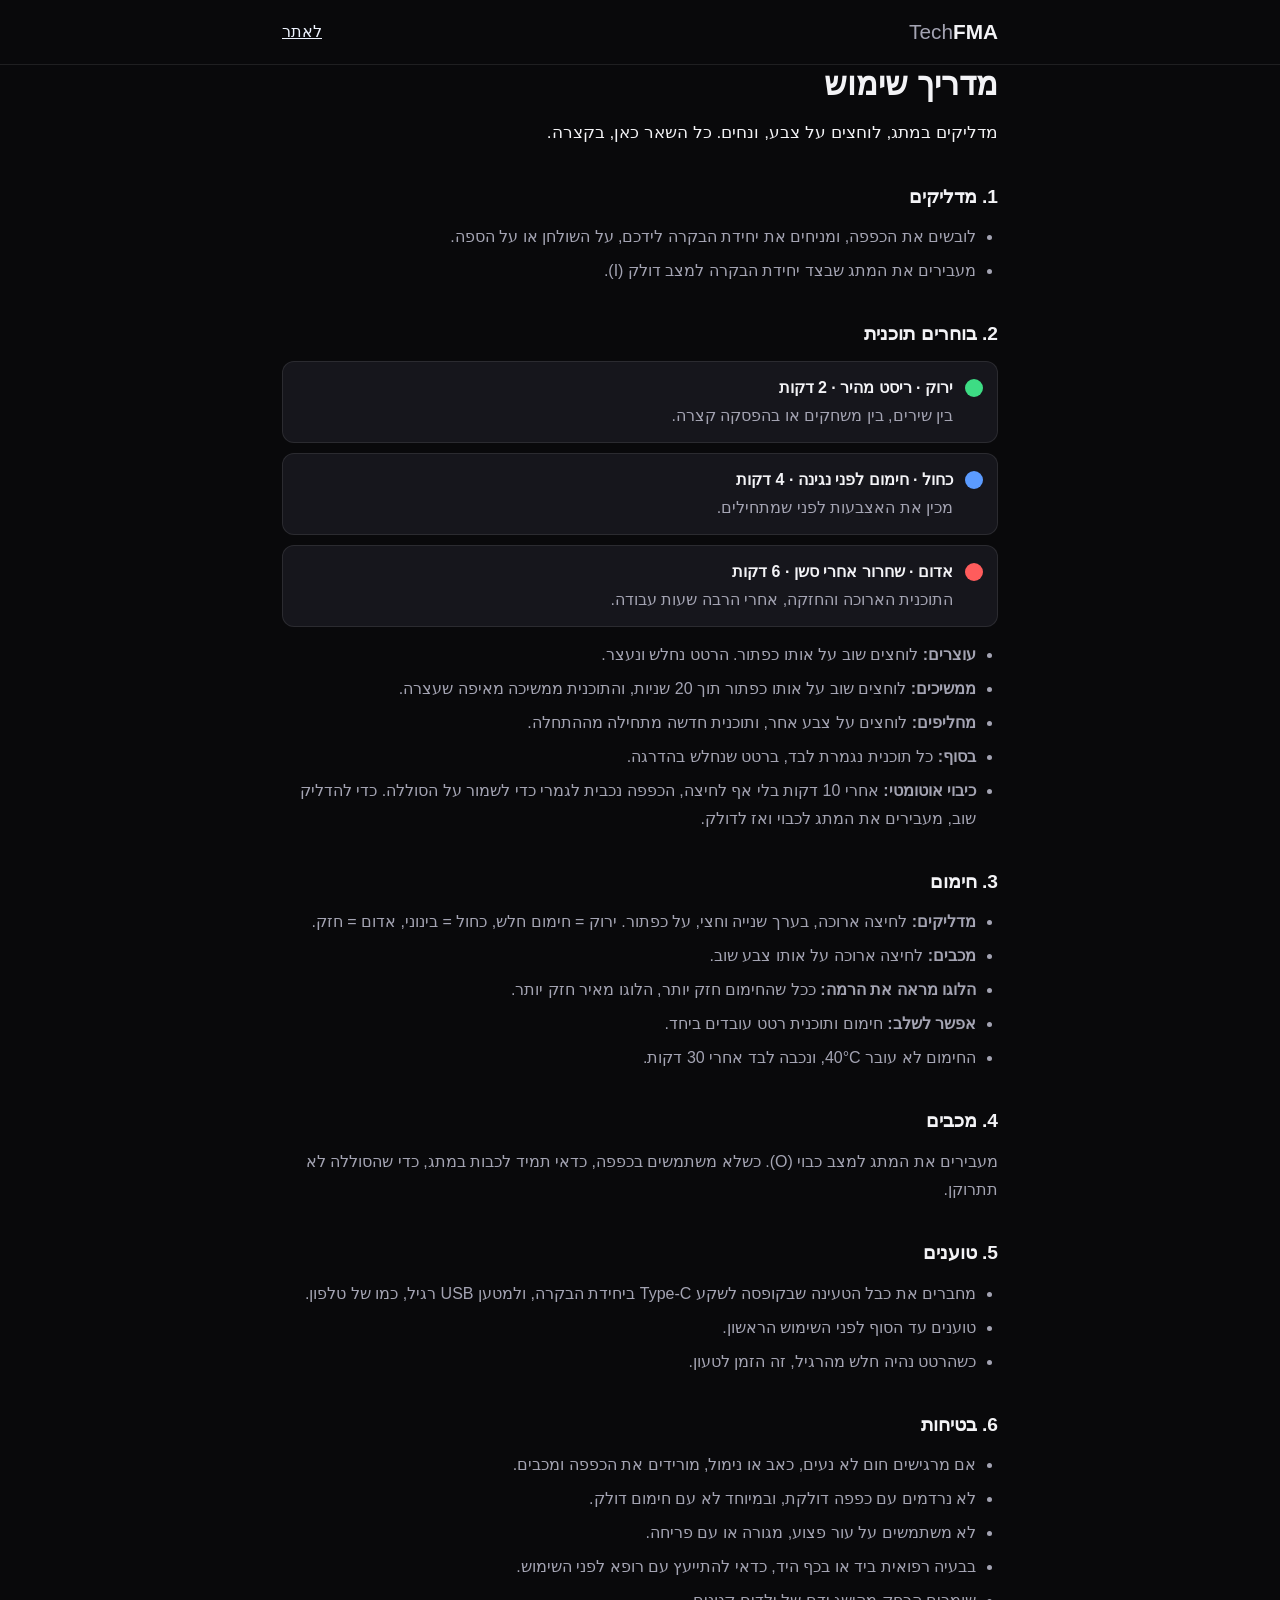
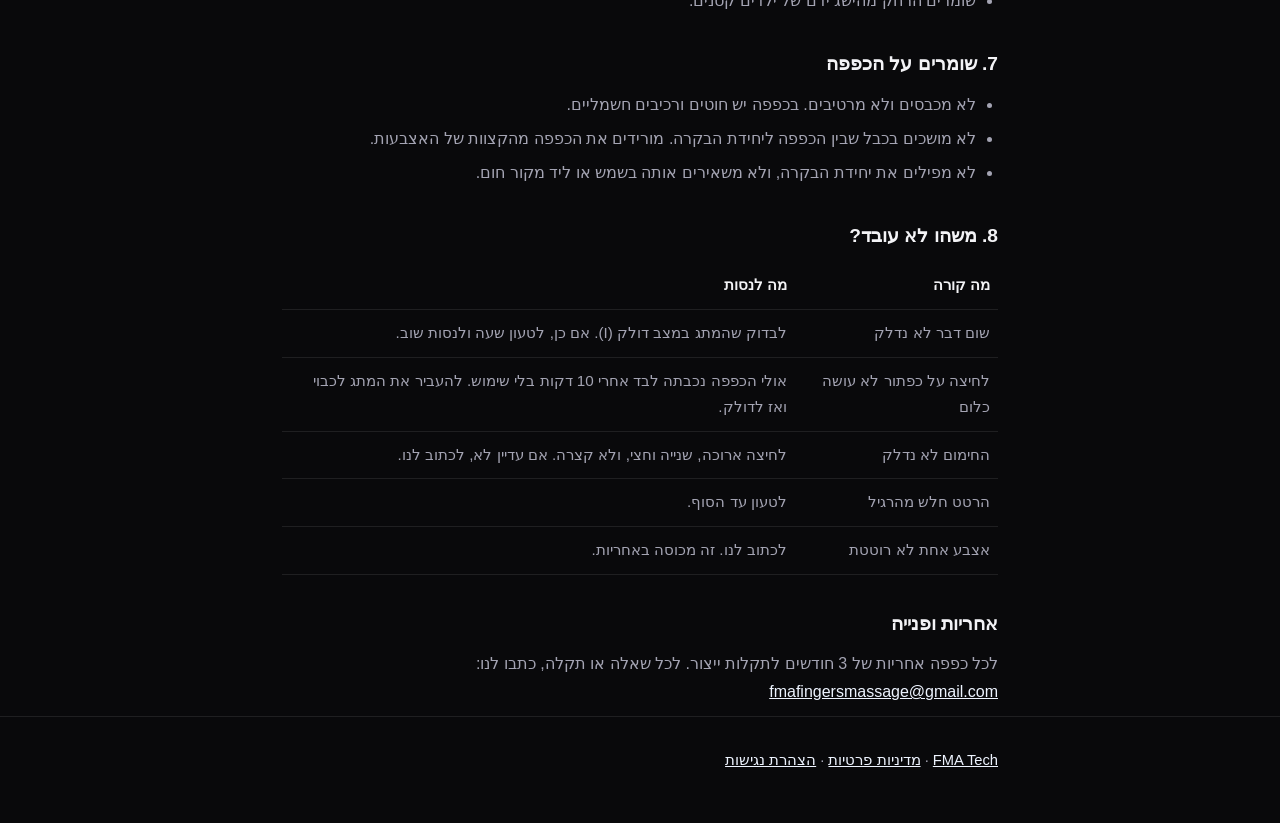
<file: guide.html>
<!DOCTYPE html>
<html lang="he" dir="rtl">
<head>
<meta charset="UTF-8">
<meta name="viewport" content="width=device-width, initial-scale=1.0">
<title>מדריך שימוש · FMA Nexus-1</title>
<meta name="description" content="מדריך השימוש של כפפת FMA Nexus-1: הדלקה, שלוש התוכניות, טעינה, שמירה על הכפפה ומה עושים כשמשהו לא עובד.">
<link rel="canonical" href="https://amitshabatgoltz-create.github.io/-fma-nexus1/guide.html">
<link rel="icon" href="assets/favicon.svg" type="image/svg+xml">
<link rel="stylesheet" href="assets/page.css">
<style>
  .progs{display:grid; gap:10px; margin:8px 0 14px;}
  .prog{display:flex; gap:12px; align-items:flex-start; border:1px solid var(--line); border-radius:12px; padding:12px 14px; background:var(--card);}
  .prog i{flex:0 0 18px; height:18px; border-radius:50%; margin-top:5px;}
  .prog b{color:var(--text); display:block;}
  .prog p{margin:0;}
</style>
</head>
<body>
<a class="skip-link" href="#main">דלגו לתוכן הראשי</a>
<header>
  <nav class="wrap" aria-label="ניווט">
    <a class="logo" href="./">FMA <span>Tech</span></a>
    <a href="./">לאתר</a>
  </nav>
</header>
<main id="main" class="wrap">
  <h1>מדריך שימוש</h1>
  <p class="lead">מדליקים במתג, לוחצים על צבע, ונחים. כל השאר כאן, בקצרה.</p>

  <h2>1. מדליקים</h2>
  <ul>
    <li>לובשים את הכפפה, ומניחים את יחידת הבקרה לידכם, על השולחן או על הספה.</li>
    <li>מעבירים את המתג שבצד יחידת הבקרה למצב דולק (I).</li>
  </ul>

  <h2>2. בוחרים תוכנית</h2>
  <div class="progs">
    <div class="prog"><i style="background:#3DDC84" aria-hidden="true"></i><div><b>ירוק · ריסט מהיר · 2 דקות</b><p>בין שירים, בין משחקים או בהפסקה קצרה.</p></div></div>
    <div class="prog"><i style="background:#5B9BFF" aria-hidden="true"></i><div><b>כחול · חימום לפני נגינה · 4 דקות</b><p>מכין את האצבעות לפני שמתחילים.</p></div></div>
    <div class="prog"><i style="background:#FF5C5C" aria-hidden="true"></i><div><b>אדום · שחרור אחרי סשן · 6 דקות</b><p>התוכנית הארוכה והחזקה, אחרי הרבה שעות עבודה.</p></div></div>
  </div>
  <ul>
    <li><b>עוצרים:</b> לוחצים שוב על אותו כפתור. הרטט נחלש ונעצר.</li>
    <li><b>ממשיכים:</b> לוחצים שוב על אותו כפתור תוך 20 שניות, והתוכנית ממשיכה מאיפה שעצרה.</li>
    <li><b>מחליפים:</b> לוחצים על צבע אחר, ותוכנית חדשה מתחילה מההתחלה.</li>
    <li><b>בסוף:</b> כל תוכנית נגמרת לבד, ברטט שנחלש בהדרגה.</li>
    <li><b>כיבוי אוטומטי:</b> אחרי 10 דקות בלי אף לחיצה, הכפפה נכבית לגמרי כדי לשמור על הסוללה. כדי להדליק שוב, מעבירים את המתג לכבוי ואז לדולק.</li>
  </ul>

  <h2>3. חימום</h2>
  <ul>
    <li><b>מדליקים:</b> לחיצה ארוכה, בערך שנייה וחצי, על כפתור. ירוק = חימום חלש, כחול = בינוני, אדום = חזק.</li>
    <li><b>מכבים:</b> לחיצה ארוכה על אותו צבע שוב.</li>
    <li><b>הלוגו מראה את הרמה:</b> ככל שהחימום חזק יותר, הלוגו מאיר חזק יותר.</li>
    <li><b>אפשר לשלב:</b> חימום ותוכנית רטט עובדים ביחד.</li>
    <li>החימום לא עובר 40°C, ונכבה לבד אחרי 30 דקות.</li>
  </ul>

  <h2>4. מכבים</h2>
  <p>מעבירים את המתג למצב כבוי (O). כשלא משתמשים בכפפה, כדאי תמיד לכבות במתג, כדי שהסוללה לא תתרוקן.</p>

  <h2>5. טוענים</h2>
  <ul>
    <li>מחברים את כבל הטעינה שבקופסה לשקע Type-C ביחידת הבקרה, ולמטען USB רגיל, כמו של טלפון.</li>
    <li>טוענים עד הסוף לפני השימוש הראשון.</li>
    <li>כשהרטט נהיה חלש מהרגיל, זה הזמן לטעון.</li>
  </ul>

  <h2>6. בטיחות</h2>
  <ul>
    <li>אם מרגישים חום לא נעים, כאב או נימול, מורידים את הכפפה ומכבים.</li>
    <li>לא נרדמים עם כפפה דולקת, ובמיוחד לא עם חימום דולק.</li>
    <li>לא משתמשים על עור פצוע, מגורה או עם פריחה.</li>
    <li>בבעיה רפואית ביד או בכף היד, כדאי להתייעץ עם רופא לפני השימוש.</li>
    <li>שומרים הרחק מהישג ידם של ילדים קטנים.</li>
  </ul>

  <h2>7. שומרים על הכפפה</h2>
  <ul>
    <li>לא מכבסים ולא מרטיבים. בכפפה יש חוטים ורכיבים חשמליים.</li>
    <li>לא מושכים בכבל שבין הכפפה ליחידת הבקרה. מורידים את הכפפה מהקצוות של האצבעות.</li>
    <li>לא מפילים את יחידת הבקרה, ולא משאירים אותה בשמש או ליד מקור חום.</li>
  </ul>

  <h2>8. משהו לא עובד?</h2>
  <table>
    <thead><tr><th>מה קורה</th><th>מה לנסות</th></tr></thead>
    <tbody>
      <tr><td>שום דבר לא נדלק</td><td>לבדוק שהמתג במצב דולק (I). אם כן, לטעון שעה ולנסות שוב.</td></tr>
      <tr><td>לחיצה על כפתור לא עושה כלום</td><td>אולי הכפפה נכבתה לבד אחרי 10 דקות בלי שימוש. להעביר את המתג לכבוי ואז לדולק.</td></tr>
      <tr><td>החימום לא נדלק</td><td>לחיצה ארוכה, שנייה וחצי, ולא קצרה. אם עדיין לא, לכתוב לנו.</td></tr>
      <tr><td>הרטט חלש מהרגיל</td><td>לטעון עד הסוף.</td></tr>
      <tr><td>אצבע אחת לא רוטטת</td><td>לכתוב לנו. זה מכוסה באחריות.</td></tr>
    </tbody>
  </table>

  <h2>אחריות ופנייה</h2>
  <p>לכל כפפה אחריות של 3 חודשים לתקלות ייצור. לכל שאלה או תקלה, כתבו לנו: <a href="mailto:fmafingersmassage@gmail.com">fmafingersmassage@gmail.com</a></p>
</main>
<footer>
  <div class="wrap">
    <a href="./">FMA Tech</a> · <a href="privacy.html">מדיניות פרטיות</a> · <a href="accessibility.html">הצהרת נגישות</a>
  </div>
</footer>
</body>
</html>
</file>
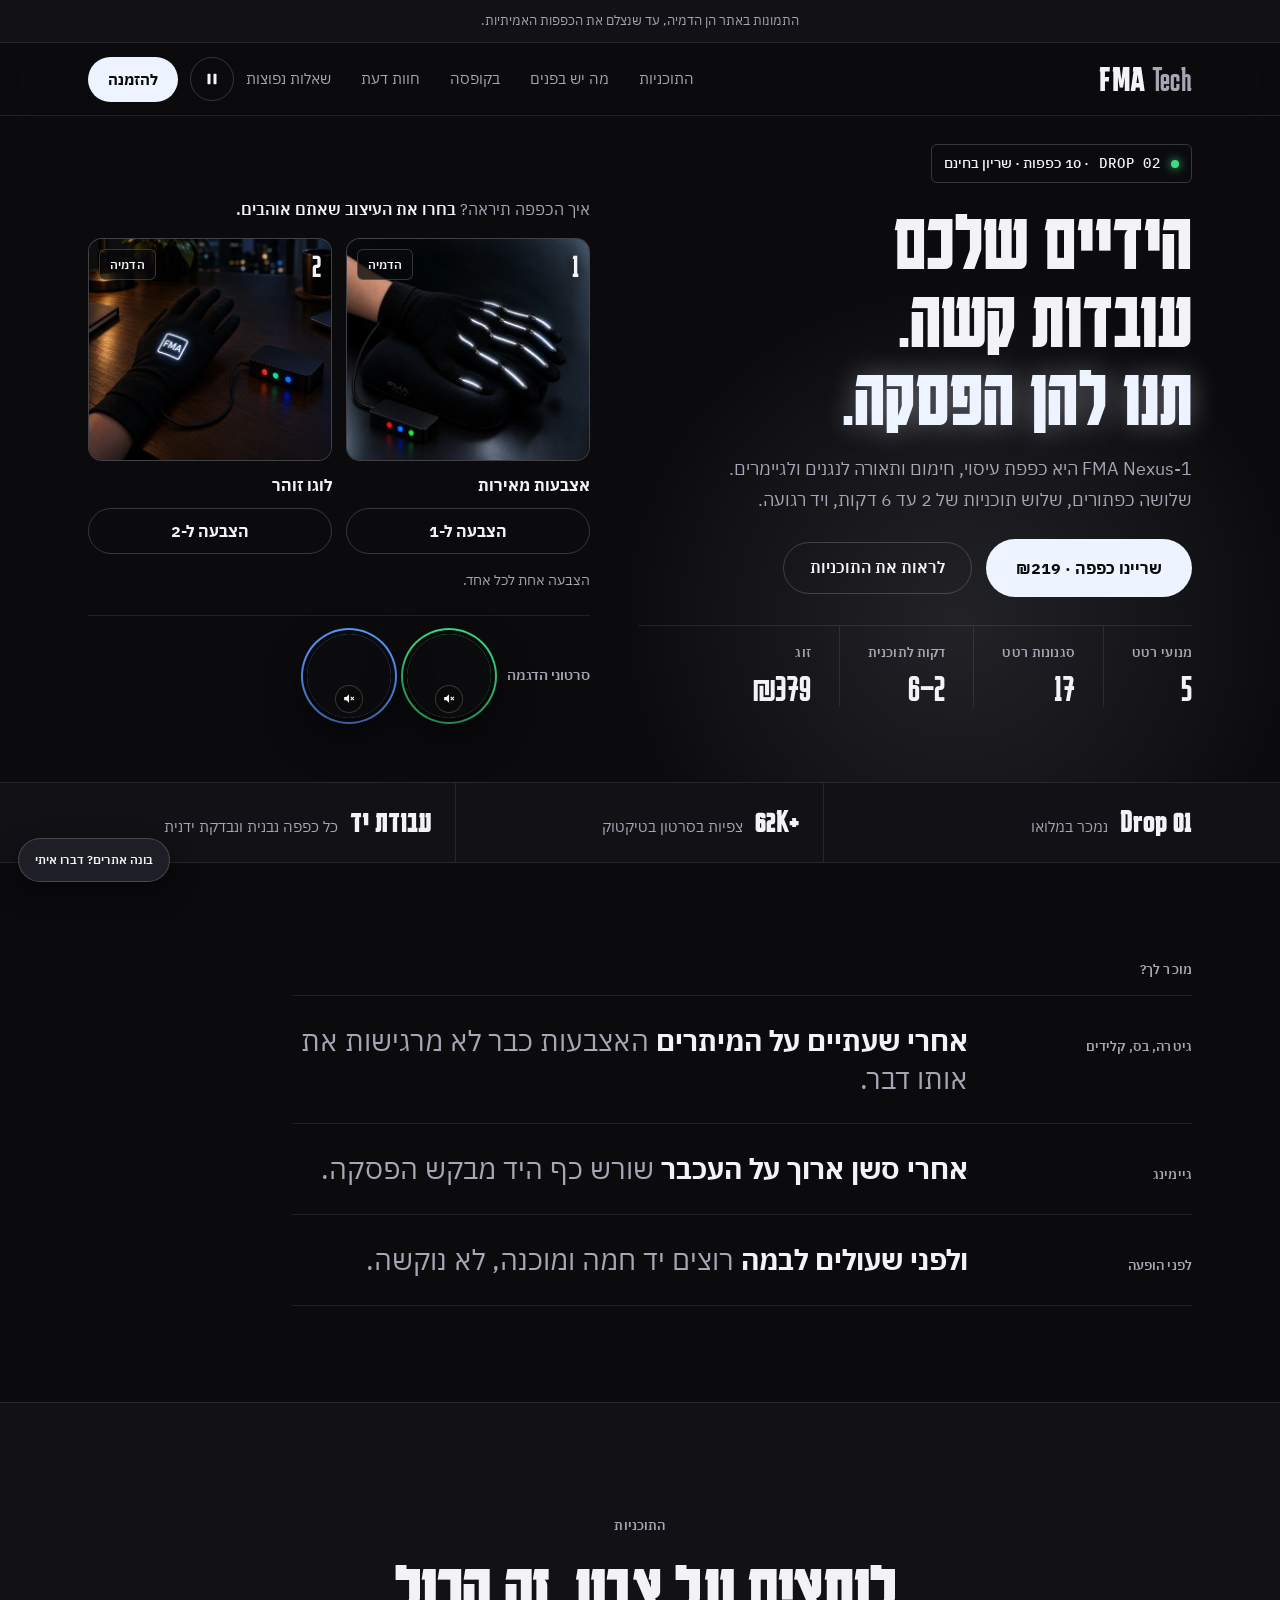
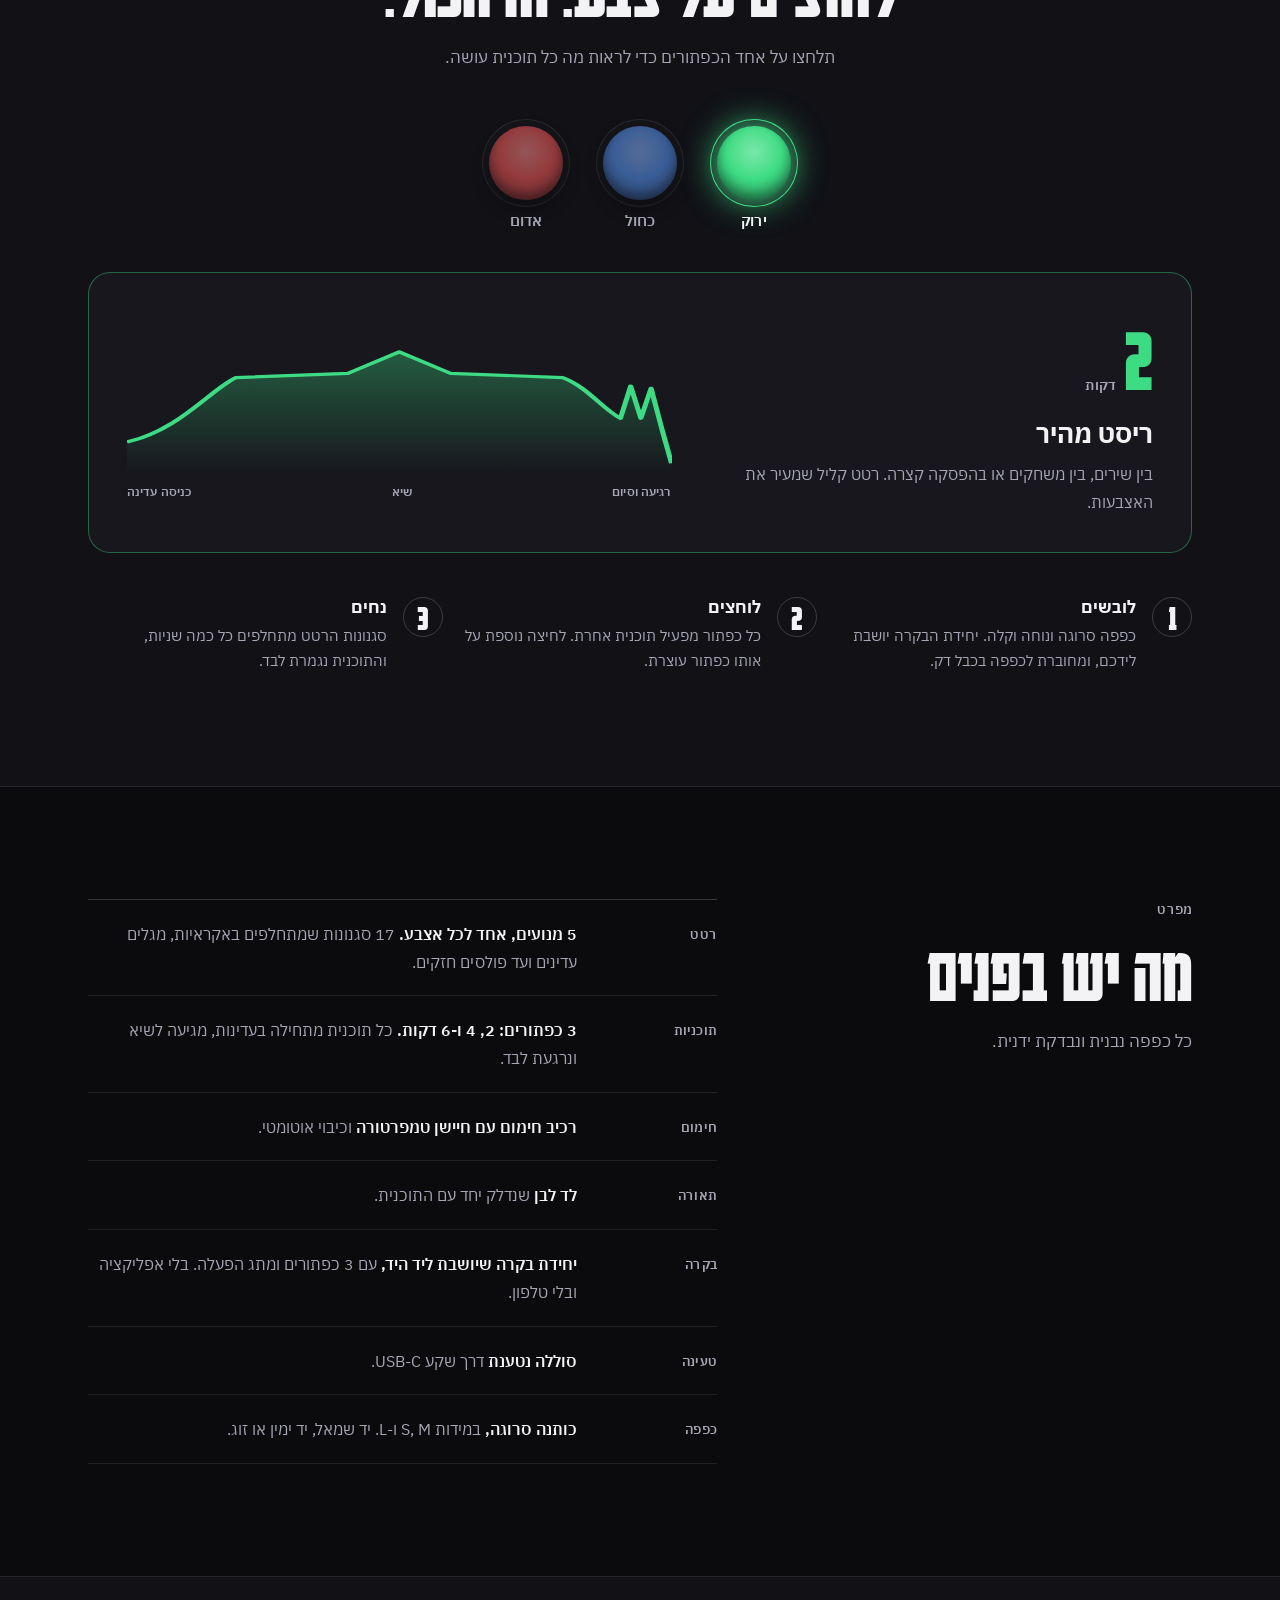
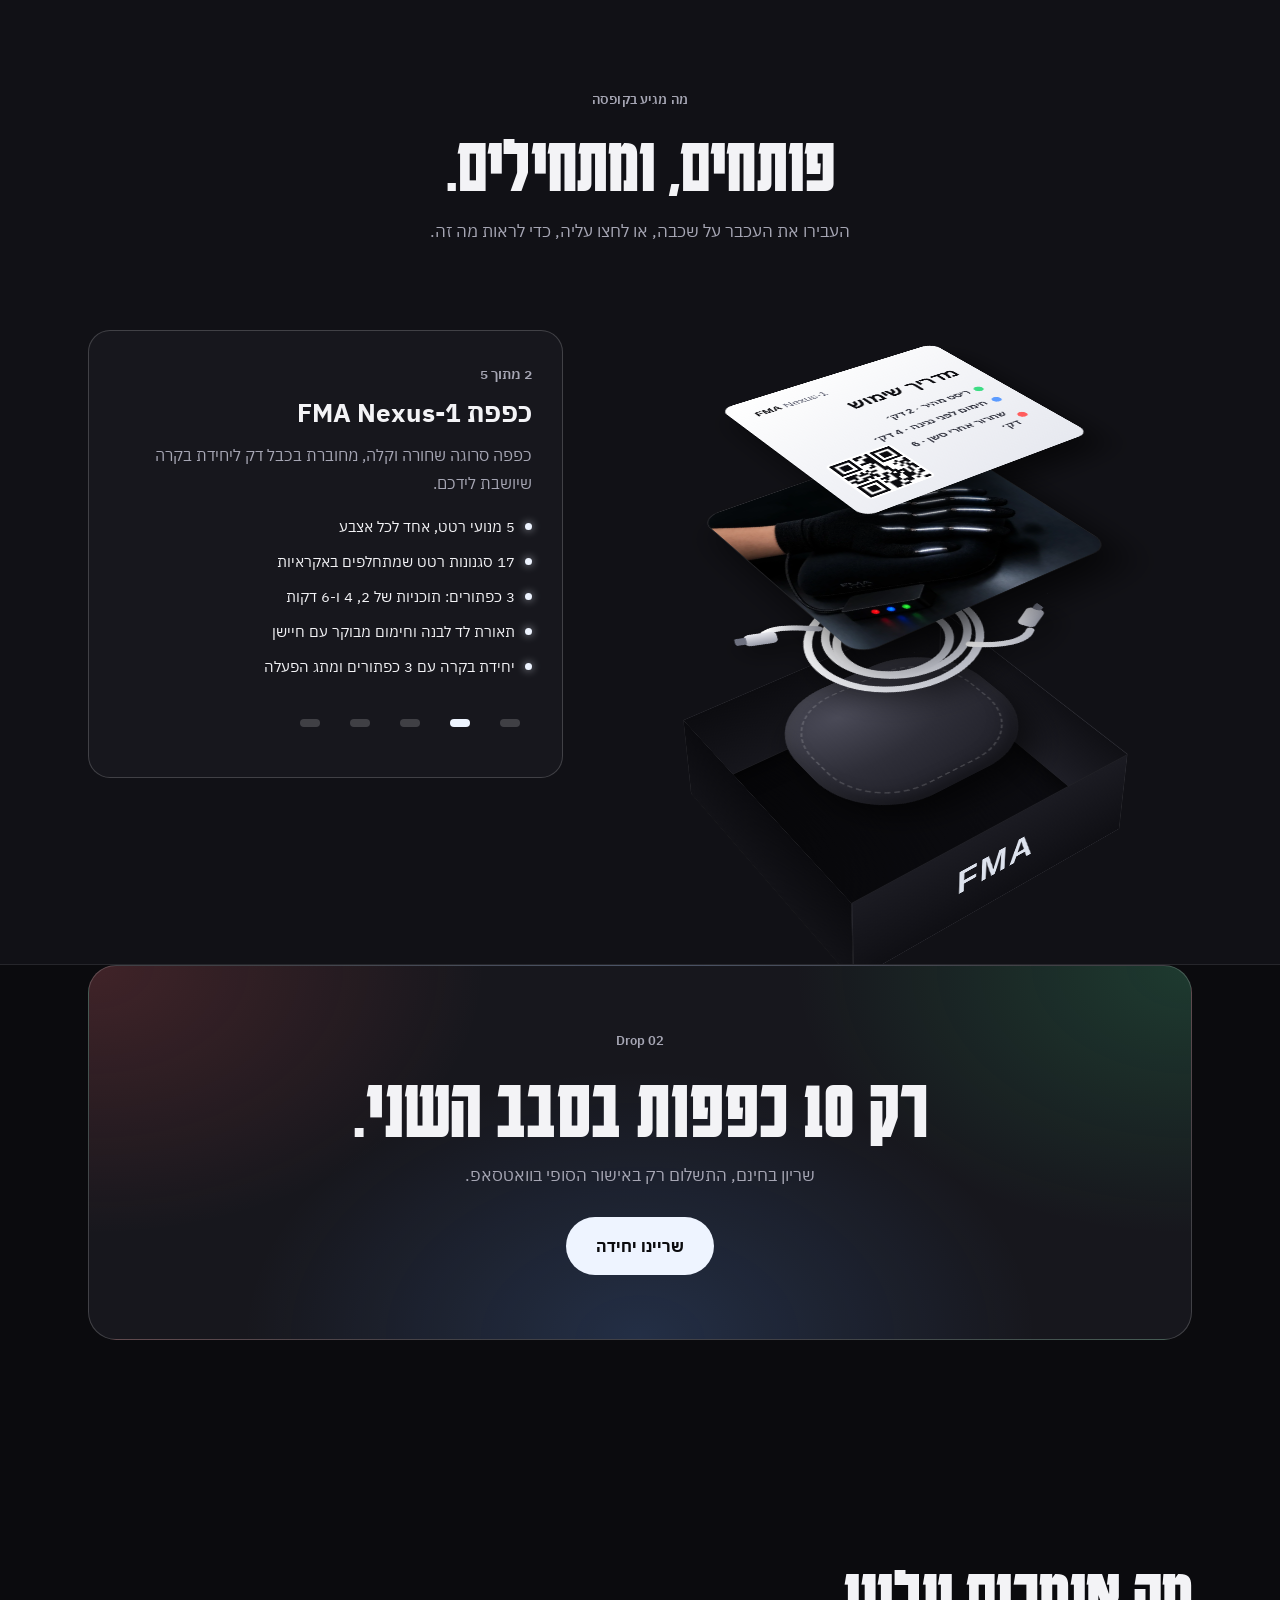
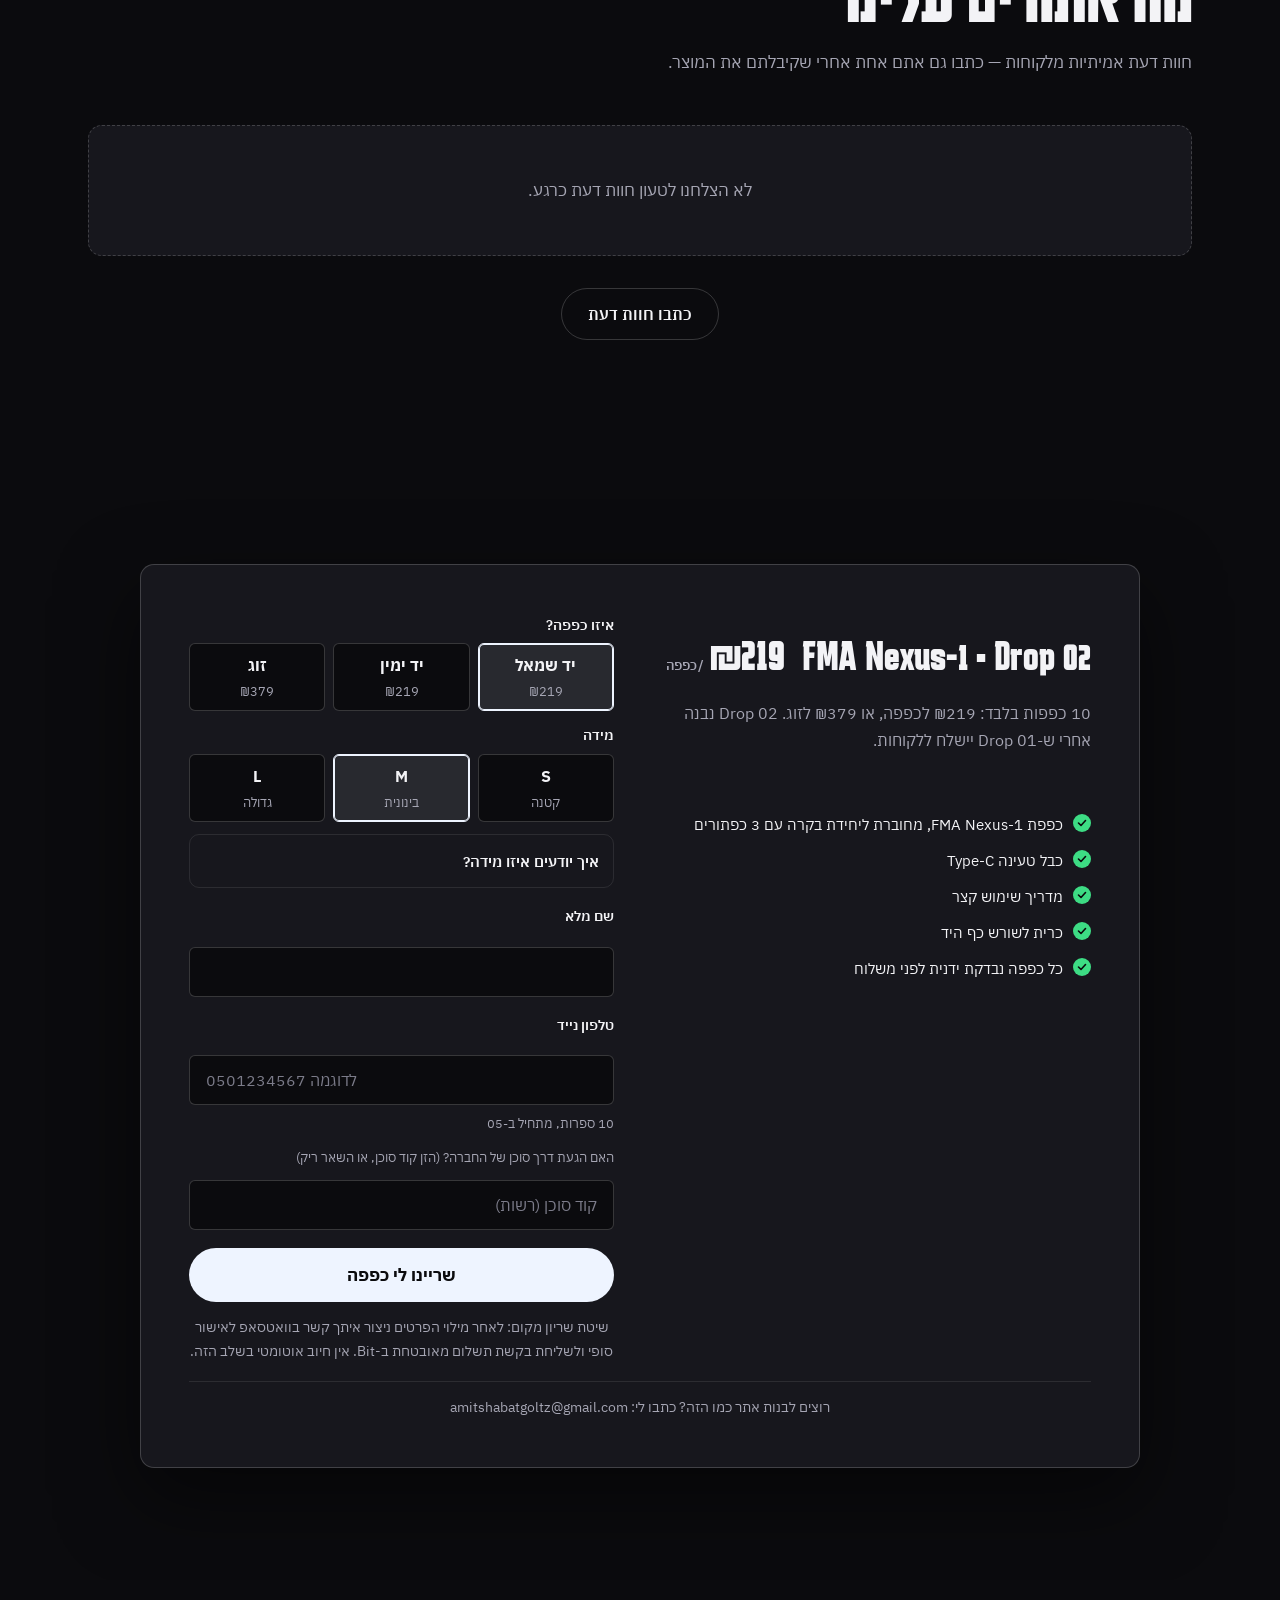
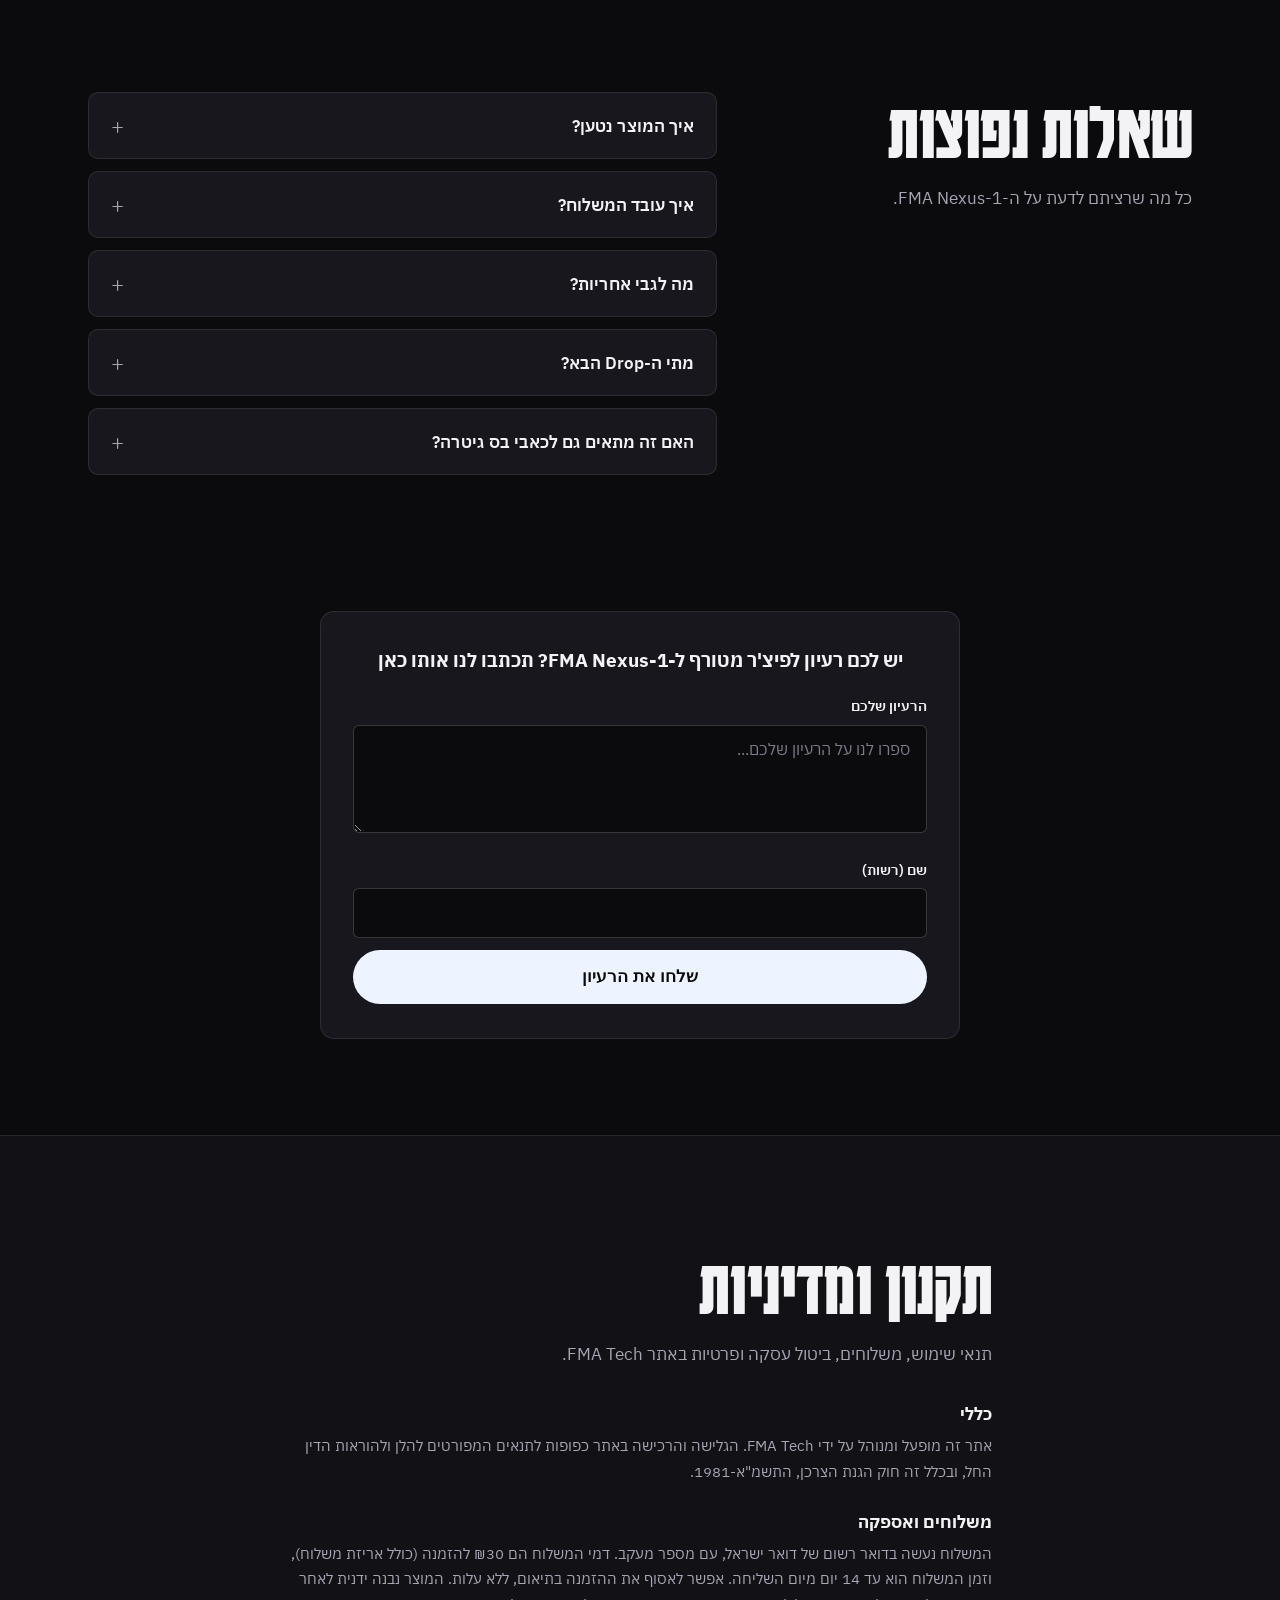
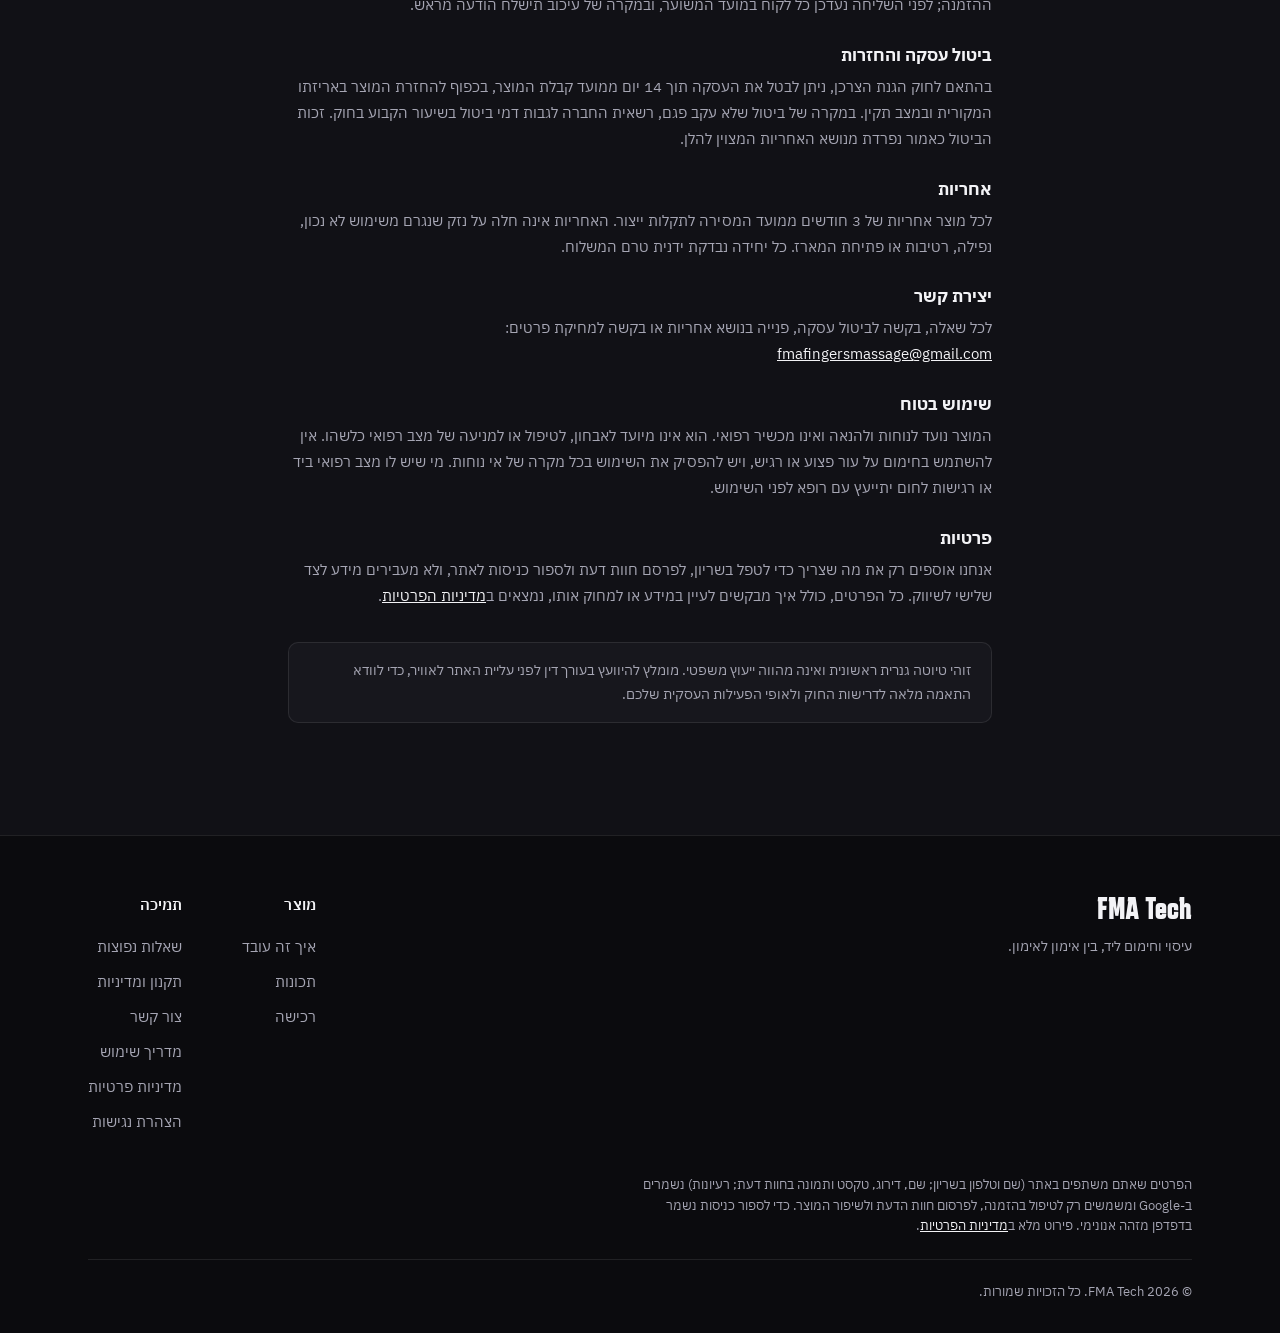
<file: new.html>
<!DOCTYPE html>
<html lang="he" dir="rtl">
<head>
<meta charset="UTF-8">
<meta name="viewport" content="width=device-width, initial-scale=1.0">
<title>FMA Tech</title>
<meta http-equiv="refresh" content="0; url=./">
<link rel="canonical" href="./">
<style>body{background:#09090B; color:#F3F3F6; font-family:sans-serif; text-align:center; padding:40px 16px;} a{color:#EEF4FF;}</style>
</head>
<body>
<p>האתר עבר לכתובת הראשית. <a href="./">המשך לאתר</a></p>
<script>location.replace('./' + location.hash);</script>
</body>
</html>
</file>
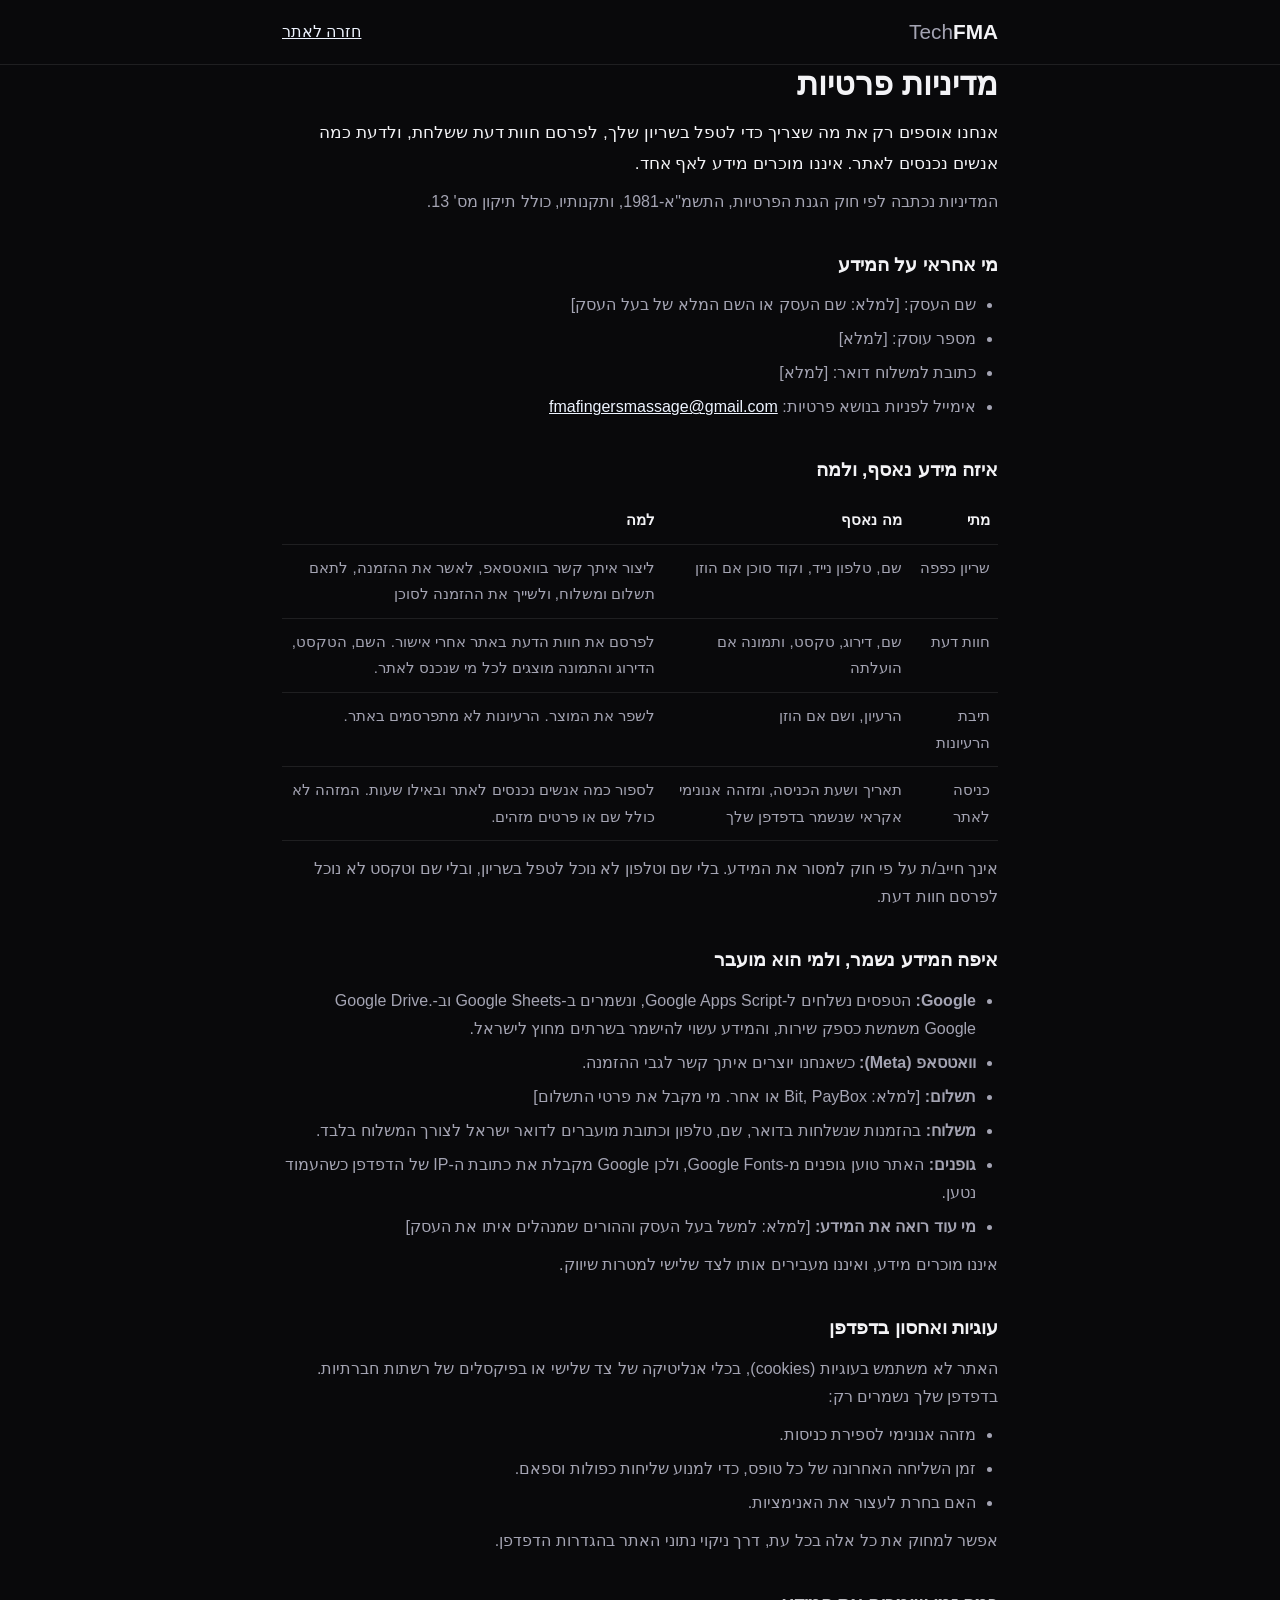
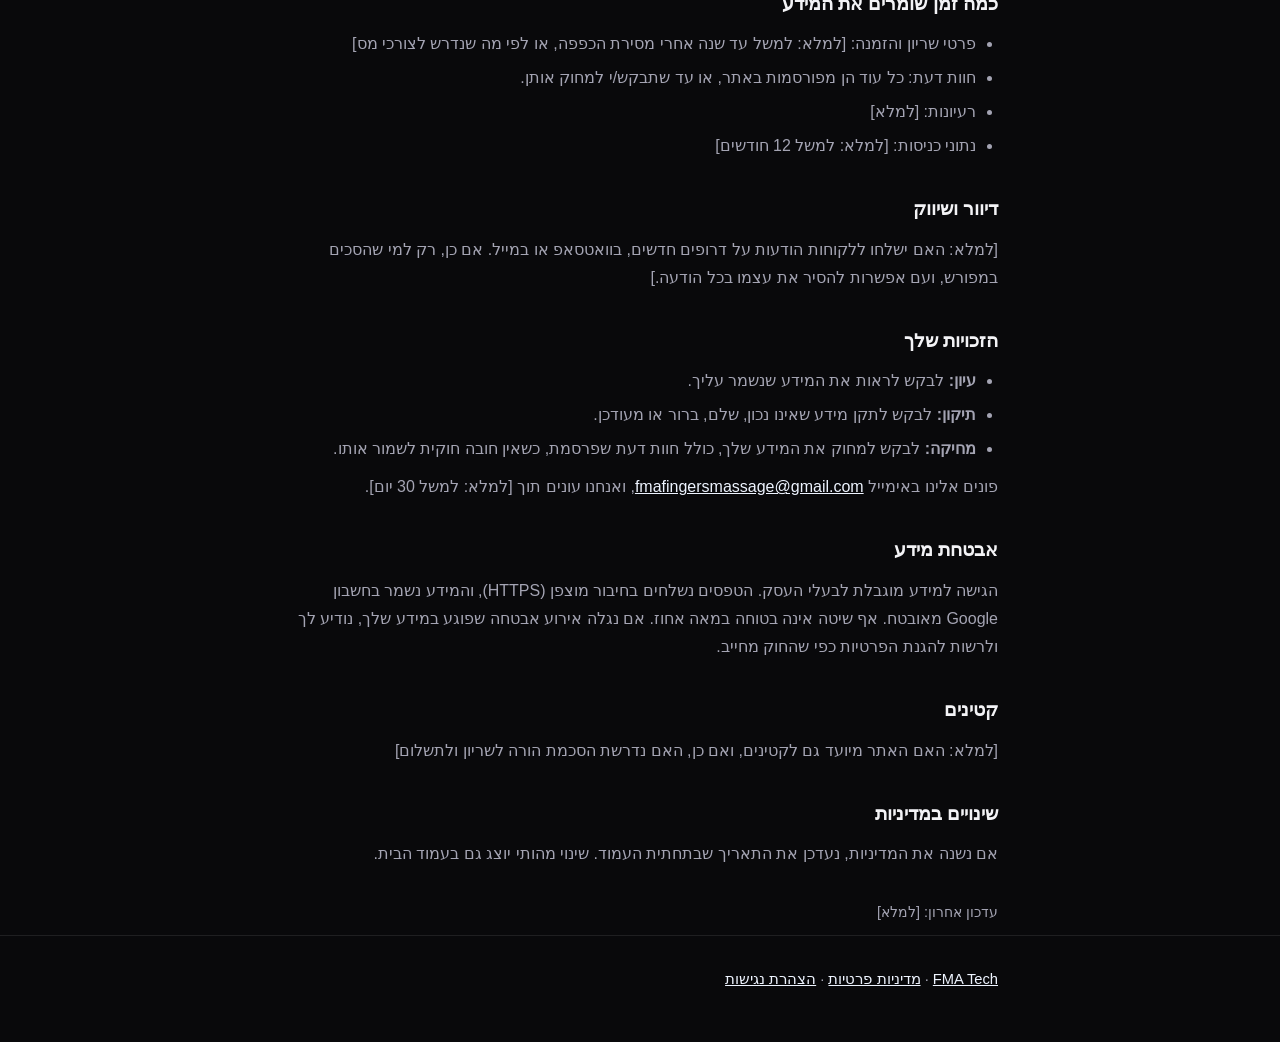
<file: privacy.html>
<!DOCTYPE html>
<html lang="he" dir="rtl">
<head>
<meta charset="UTF-8">
<meta name="viewport" content="width=device-width, initial-scale=1.0">
<title>מדיניות פרטיות · FMA Tech</title>
<meta name="description" content="איזה מידע אתר FMA Tech אוסף, למה, איפה הוא נשמר, למי הוא מועבר ואיך מבקשים לעיין בו או למחוק אותו.">
<link rel="icon" href="assets/favicon.svg" type="image/svg+xml">
<link rel="stylesheet" href="assets/page.css">
</head>
<body>
<a class="skip-link" href="#main">דלגו לתוכן הראשי</a>
<header>
  <nav class="wrap" aria-label="ניווט">
    <a class="logo" href="./">FMA <span>Tech</span></a>
    <a href="./">חזרה לאתר</a>
  </nav>
</header>
<main id="main" class="wrap">
  <h1>מדיניות פרטיות</h1>
  <p class="lead">אנחנו אוספים רק את מה שצריך כדי לטפל בשריון שלך, לפרסם חוות דעת ששלחת, ולדעת כמה אנשים נכנסים לאתר. איננו מוכרים מידע לאף אחד.</p>
  <p>המדיניות נכתבה לפי חוק הגנת הפרטיות, התשמ"א-1981, ותקנותיו, כולל תיקון מס' 13.</p>

  <h2>מי אחראי על המידע</h2>
  <ul>
    <li>שם העסק: [למלא: שם העסק או השם המלא של בעל העסק]</li>
    <li>מספר עוסק: [למלא]</li>
    <li>כתובת למשלוח דואר: [למלא]</li>
    <li>אימייל לפניות בנושא פרטיות: <a href="mailto:fmafingersmassage@gmail.com">fmafingersmassage@gmail.com</a></li>
  </ul>

  <h2>איזה מידע נאסף, ולמה</h2>
  <table>
    <thead><tr><th>מתי</th><th>מה נאסף</th><th>למה</th></tr></thead>
    <tbody>
      <tr><td>שריון כפפה</td><td>שם, טלפון נייד, וקוד סוכן אם הוזן</td><td>ליצור איתך קשר בוואטסאפ, לאשר את ההזמנה, לתאם תשלום ומשלוח, ולשייך את ההזמנה לסוכן</td></tr>
      <tr><td>חוות דעת</td><td>שם, דירוג, טקסט, ותמונה אם הועלתה</td><td>לפרסם את חוות הדעת באתר אחרי אישור. השם, הטקסט, הדירוג והתמונה מוצגים לכל מי שנכנס לאתר.</td></tr>
      <tr><td>תיבת הרעיונות</td><td>הרעיון, ושם אם הוזן</td><td>לשפר את המוצר. הרעיונות לא מתפרסמים באתר.</td></tr>
      <tr><td>כניסה לאתר</td><td>תאריך ושעת הכניסה, ומזהה אנונימי אקראי שנשמר בדפדפן שלך</td><td>לספור כמה אנשים נכנסים לאתר ובאילו שעות. המזהה לא כולל שם או פרטים מזהים.</td></tr>
    </tbody>
  </table>
  <p>אינך חייב/ת על פי חוק למסור את המידע. בלי שם וטלפון לא נוכל לטפל בשריון, ובלי שם וטקסט לא נוכל לפרסם חוות דעת.</p>

  <h2>איפה המידע נשמר, ולמי הוא מועבר</h2>
  <ul>
    <li><b>Google:</b> הטפסים נשלחים ל-Google Apps Script, ונשמרים ב-Google Sheets וב-Google Drive. Google משמשת כספק שירות, והמידע עשוי להישמר בשרתים מחוץ לישראל.</li>
    <li><b>וואטסאפ (Meta):</b> כשאנחנו יוצרים איתך קשר לגבי ההזמנה.</li>
    <li><b>תשלום:</b> [למלא: Bit, PayBox או אחר. מי מקבל את פרטי התשלום]</li>
    <li><b>משלוח:</b> בהזמנות שנשלחות בדואר, שם, טלפון וכתובת מועברים לדואר ישראל לצורך המשלוח בלבד.</li>
    <li><b>גופנים:</b> האתר טוען גופנים מ-Google Fonts, ולכן Google מקבלת את כתובת ה-IP של הדפדפן כשהעמוד נטען.</li>
    <li><b>מי עוד רואה את המידע:</b> [למלא: למשל בעל העסק וההורים שמנהלים איתו את העסק]</li>
  </ul>
  <p>איננו מוכרים מידע, ואיננו מעבירים אותו לצד שלישי למטרות שיווק.</p>

  <h2>עוגיות ואחסון בדפדפן</h2>
  <p>האתר לא משתמש בעוגיות (cookies), בכלי אנליטיקה של צד שלישי או בפיקסלים של רשתות חברתיות. בדפדפן שלך נשמרים רק:</p>
  <ul>
    <li>מזהה אנונימי לספירת כניסות.</li>
    <li>זמן השליחה האחרונה של כל טופס, כדי למנוע שליחות כפולות וספאם.</li>
    <li>האם בחרת לעצור את האנימציות.</li>
  </ul>
  <p>אפשר למחוק את כל אלה בכל עת, דרך ניקוי נתוני האתר בהגדרות הדפדפן.</p>

  <h2>כמה זמן שומרים את המידע</h2>
  <ul>
    <li>פרטי שריון והזמנה: [למלא: למשל עד שנה אחרי מסירת הכפפה, או לפי מה שנדרש לצורכי מס]</li>
    <li>חוות דעת: כל עוד הן מפורסמות באתר, או עד שתבקש/י למחוק אותן.</li>
    <li>רעיונות: [למלא]</li>
    <li>נתוני כניסות: [למלא: למשל 12 חודשים]</li>
  </ul>

  <h2>דיוור ושיווק</h2>
  <p>[למלא: האם ישלחו ללקוחות הודעות על דרופים חדשים, בוואטסאפ או במייל. אם כן, רק למי שהסכים במפורש, ועם אפשרות להסיר את עצמו בכל הודעה.]</p>

  <h2>הזכויות שלך</h2>
  <ul>
    <li><b>עיון:</b> לבקש לראות את המידע שנשמר עליך.</li>
    <li><b>תיקון:</b> לבקש לתקן מידע שאינו נכון, שלם, ברור או מעודכן.</li>
    <li><b>מחיקה:</b> לבקש למחוק את המידע שלך, כולל חוות דעת שפרסמת, כשאין חובה חוקית לשמור אותו.</li>
  </ul>
  <p>פונים אלינו באימייל <a href="mailto:fmafingersmassage@gmail.com">fmafingersmassage@gmail.com</a>, ואנחנו עונים תוך [למלא: למשל 30 יום].</p>

  <h2>אבטחת מידע</h2>
  <p>הגישה למידע מוגבלת לבעלי העסק. הטפסים נשלחים בחיבור מוצפן (HTTPS), והמידע נשמר בחשבון Google מאובטח. אף שיטה אינה בטוחה במאה אחוז. אם נגלה אירוע אבטחה שפוגע במידע שלך, נודיע לך ולרשות להגנת הפרטיות כפי שהחוק מחייב.</p>

  <h2>קטינים</h2>
  <p>[למלא: האם האתר מיועד גם לקטינים, ואם כן, האם נדרשת הסכמת הורה לשריון ולתשלום]</p>

  <h2>שינויים במדיניות</h2>
  <p>אם נשנה את המדיניות, נעדכן את התאריך שבתחתית העמוד. שינוי מהותי יוצג גם בעמוד הבית.</p>

  <p class="meta">עדכון אחרון: [למלא]</p>
</main>
<footer>
  <div class="wrap">
    <a href="./">FMA Tech</a> · <a href="privacy.html" aria-current="page">מדיניות פרטיות</a> · <a href="accessibility.html">הצהרת נגישות</a>
  </div>
</footer>
</body>
</html>
</file>
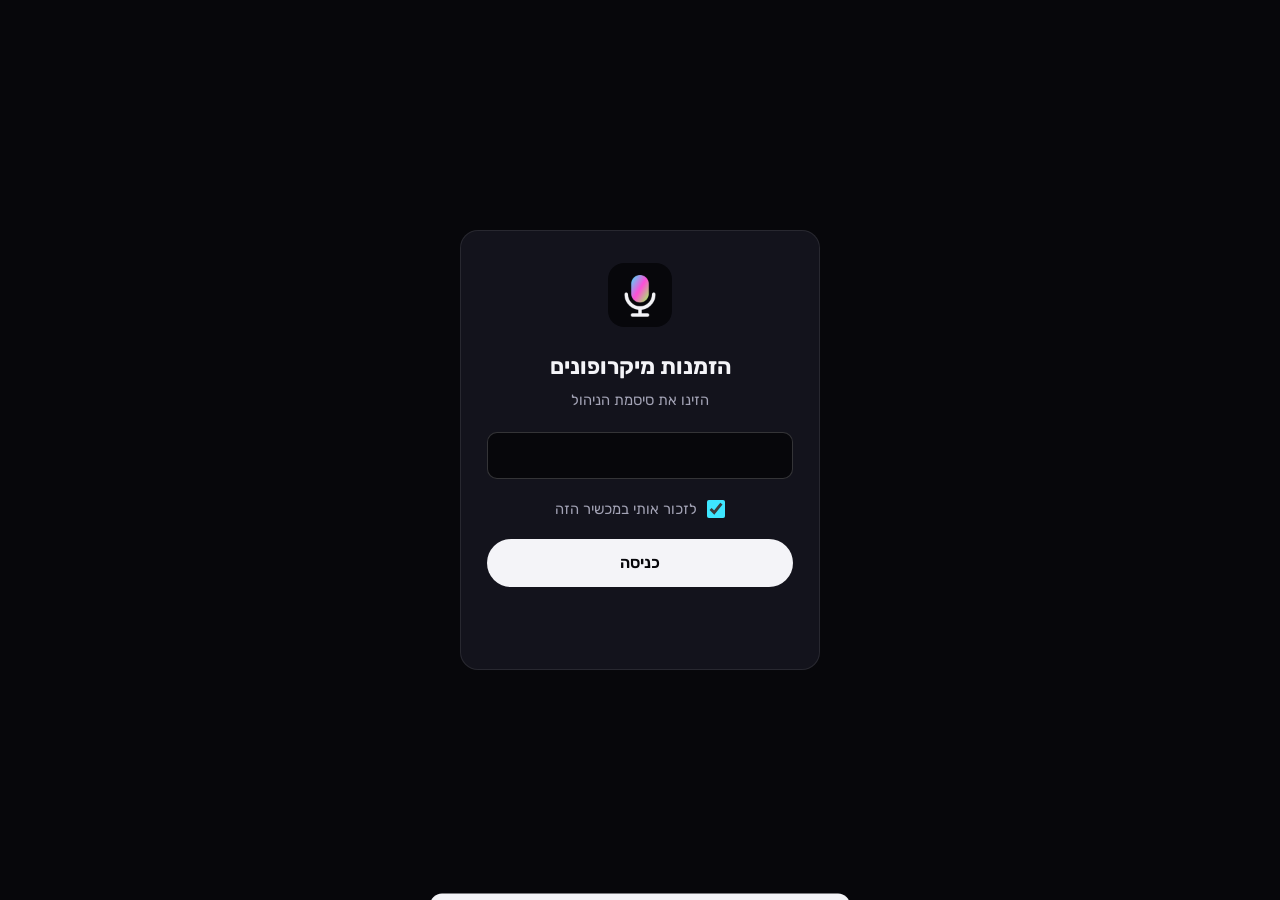
<file: mic/admin.html>
<!DOCTYPE html>
<html lang="he" dir="rtl">
<head>
<meta charset="UTF-8">
<meta name="viewport" content="width=device-width, initial-scale=1.0, viewport-fit=cover">
<title>הזמנות מיקרופונים</title>
<meta name="robots" content="noindex, nofollow">
<meta name="theme-color" content="#07070B">
<link rel="manifest" href="manifest.webmanifest">
<link rel="icon" href="icon.svg" type="image/svg+xml">
<link rel="apple-touch-icon" href="icon-192.png">
<meta name="apple-mobile-web-app-capable" content="yes">
<meta name="apple-mobile-web-app-status-bar-style" content="black-translucent">
<meta name="apple-mobile-web-app-title" content="הזמנות">
<link rel="preconnect" href="https://fonts.googleapis.com">
<link rel="preconnect" href="https://fonts.gstatic.com" crossorigin>
<link href="https://fonts.googleapis.com/css2?family=Rubik:wght@400;500;700;800&family=IBM+Plex+Mono:wght@500&display=swap" rel="stylesheet">
<style>
  :root{
    --bg:#07070B; --card:#13131C; --card-2:#1A1A26;
    --line:rgba(255,255,255,.09); --line-2:rgba(255,255,255,.18);
    --text:#F4F4F8; --muted:#A3A3B5;
    --cyan:#3EE6FF; --pink:#FF4FD8; --lime:#9CFF5A; --red:#FF5C6C; --amber:#FFC24D;
    --body:'Rubik',Arial,sans-serif; --mono:'IBM Plex Mono',ui-monospace,monospace;
  }
  *{box-sizing:border-box; margin:0; padding:0;}
  body{background:var(--bg); color:var(--text); font-family:var(--body); font-size:16px; line-height:1.5; -webkit-font-smoothing:antialiased; min-height:100vh;}
  :focus-visible{outline:2px solid var(--cyan); outline-offset:2px;}
  button{font-family:inherit;}
  .wrap{max-width:860px; margin:0 auto; padding:calc(16px + env(safe-area-inset-top)) 16px calc(40px + env(safe-area-inset-bottom));}

  /* login */
  .gate{min-height:100vh; display:grid; place-items:center; padding:24px;}
  .gate-card{width:100%; max-width:360px; background:var(--card); border:1px solid var(--line); border-radius:18px; padding:32px 26px; text-align:center;}
  .gate-card img{width:64px; height:64px; margin:0 auto 16px; border-radius:16px;}
  .gate-card h1{font-size:1.4rem; margin-bottom:6px;}
  .gate-card p{color:var(--muted); font-size:.92rem; margin-bottom:20px;}
  .input{width:100%; background:var(--bg); color:var(--text); border:1px solid var(--line-2); border-radius:10px; padding:13px 14px; font:16px var(--body); text-align:center;}
  .input:focus{outline:none; border-color:var(--cyan); box-shadow:0 0 0 3px rgba(62,230,255,.2);}
  .remember{display:flex; align-items:center; justify-content:center; gap:10px; min-height:44px; margin:8px 0; color:var(--muted); font-size:.92rem; cursor:pointer;}
  .remember input{width:18px; height:18px; accent-color:var(--cyan);}
  .btn{display:inline-flex; align-items:center; justify-content:center; gap:8px; min-height:48px; padding:0 22px; border-radius:999px; font:600 1rem var(--body); border:0; cursor:pointer; text-decoration:none;}
  .btn-primary{background:var(--text); color:var(--bg); width:100%;}
  .btn[disabled]{opacity:.5;}
  .gate-err{color:var(--red); font-size:.9rem; min-height:1.4em; margin-top:10px;}

  /* header */
  .top{display:flex; align-items:center; justify-content:space-between; gap:12px; margin-bottom:18px;}
  .top h1{font-size:1.35rem; display:flex; align-items:center; gap:10px;}
  .live{width:8px; height:8px; border-radius:50%; background:var(--lime); box-shadow:0 0 8px var(--lime);}
  .live.off{background:var(--muted); box-shadow:none;}
  .icon-btn{width:44px; height:44px; border-radius:12px; background:var(--card); border:1px solid var(--line); color:var(--text); display:grid; place-items:center; cursor:pointer;}
  .icon-btn svg{width:20px; height:20px;}
  .icon-btn.spin svg{animation:spin .8s linear infinite;}
  @keyframes spin{to{transform:rotate(-360deg);}}
  .top-actions{display:flex; gap:8px;}
  .updated{color:var(--muted); font-size:.82rem; margin:-10px 0 16px;}

  /* stats */
  .stats{display:grid; grid-template-columns:repeat(3,1fr); gap:10px; margin-bottom:18px;}
  .stat{background:var(--card); border:1px solid var(--line); border-radius:14px; padding:14px 14px 12px;}
  .stat b{display:block; font:500 2rem/1.1 var(--mono);}
  .stat span{color:var(--muted); font-size:.85rem;}
  .stat.hl b{color:var(--cyan);}

  /* toolbar */
  .tools{display:flex; gap:8px; margin-bottom:12px;}
  .tools .input{text-align:right; padding:11px 14px;}
  .chips{display:flex; gap:8px; overflow-x:auto; padding-bottom:4px; margin-bottom:14px; scrollbar-width:none;}
  .chip{flex:none; min-height:38px; padding:0 14px; border-radius:999px; background:transparent; border:1px solid var(--line-2); color:var(--muted); font-size:.9rem; cursor:pointer;}
  .chip[aria-pressed="true"]{background:var(--text); color:var(--bg); border-color:var(--text);}

  /* orders */
  .list{display:grid; gap:10px;}
  .order{background:var(--card); border:1px solid var(--line); border-radius:14px; padding:16px;}
  .order.new-flash{animation:flash 2.4s ease-out;}
  @keyframes flash{from{border-color:var(--cyan); box-shadow:0 0 0 3px rgba(62,230,255,.25);}}
  .o-head{display:flex; justify-content:space-between; align-items:flex-start; gap:10px;}
  .o-name{font-weight:700; font-size:1.08rem;}
  .o-time{color:var(--muted); font-size:.82rem;}
  .o-qty{flex:none; font:500 .9rem var(--mono); border:1px solid var(--line-2); border-radius:8px; padding:4px 10px; white-space:nowrap;}
  .o-meta{display:flex; flex-wrap:wrap; gap:6px 14px; margin-top:8px; color:var(--muted); font-size:.92rem;}
  .o-note{margin-top:10px; padding:10px 12px; background:var(--bg); border-radius:10px; font-size:.92rem; white-space:pre-wrap; overflow-wrap:anywhere;}
  .o-actions{display:flex; flex-wrap:wrap; gap:8px; margin-top:12px; align-items:center;}
  .act{display:inline-flex; align-items:center; gap:6px; min-height:40px; padding:0 14px; border-radius:999px; border:1px solid var(--line-2); color:var(--text); text-decoration:none; font-size:.9rem; background:transparent;}
  .act svg{width:16px; height:16px;}
  .status{min-height:40px; border-radius:999px; padding:0 14px; font:500 .9rem var(--body); background:var(--card-2); color:var(--text); border:1px solid var(--line-2); margin-inline-start:auto;}
  .order[data-status="חדש"]{border-inline-start:3px solid var(--cyan);}
  .order[data-status="בוטל"]{opacity:.55;}
  .empty, .error{text-align:center; color:var(--muted); padding:48px 16px; background:var(--card); border:1px dashed var(--line-2); border-radius:14px;}
  .error{color:var(--red);}
  .foot{display:flex; justify-content:center; gap:16px; margin-top:28px; font-size:.88rem;}
  .link{background:none; border:0; color:var(--muted); text-decoration:underline; cursor:pointer; padding:10px; font-size:.88rem;}
  .toast{position:fixed; inset:auto 16px calc(16px + env(safe-area-inset-bottom)); max-width:420px; margin:0 auto; background:var(--text); color:var(--bg); border-radius:12px; padding:12px 16px; font-weight:500; text-align:center; transform:translateY(140%); transition:transform .25s; z-index:50;}
  .toast.show{transform:none;}
  @media (max-width:420px){ .stat b{font-size:1.6rem;} .status{margin-inline-start:0; width:100%;} }
</style>
</head>
<body>

<div class="gate" id="gate">
  <form class="gate-card" id="gateForm">
    <img src="icon-192.png" alt="" width="64" height="64">
    <h1>הזמנות מיקרופונים</h1>
    <p>הזינו את סיסמת הניהול</p>
    <label for="pw" style="position:absolute;width:1px;height:1px;overflow:hidden;clip-path:inset(50%)">סיסמה</label>
    <input class="input" type="password" id="pw" autocomplete="current-password" required>
    <label class="remember"><input type="checkbox" id="remember" checked> לזכור אותי במכשיר הזה</label>
    <button class="btn btn-primary" id="gateBtn" type="submit">כניסה</button>
    <p class="gate-err" id="gateErr" role="alert"></p>
  </form>
</div>

<div class="wrap" id="app" hidden>
  <div class="top">
    <h1><span class="live" id="live" aria-hidden="true"></span>הזמנות</h1>
    <div class="top-actions">
      <button class="icon-btn" id="notifyBtn" aria-label="התראות על הזמנות חדשות" title="התראות">
        <svg viewBox="0 0 24 24" fill="none" stroke="currentColor" stroke-width="2" stroke-linecap="round" stroke-linejoin="round"><path d="M6 8a6 6 0 1 1 12 0c0 7 3 9 3 9H3s3-2 3-9"/><path d="M10.3 21a1.9 1.9 0 0 0 3.4 0"/></svg>
      </button>
      <button class="icon-btn" id="refreshBtn" aria-label="רענון">
        <svg viewBox="0 0 24 24" fill="none" stroke="currentColor" stroke-width="2" stroke-linecap="round" stroke-linejoin="round"><path d="M21 12a9 9 0 1 1-3-6.7L21 8"/><path d="M21 3v5h-5"/></svg>
      </button>
    </div>
  </div>
  <p class="updated" id="updated" aria-live="polite"></p>

  <div class="stats">
    <div class="stat hl"><b id="sOrders">–</b><span>הזמנות פעילות</span></div>
    <div class="stat"><b id="sUnits">–</b><span>יחידות משוריינות</span></div>
    <div class="stat"><b id="sToday">–</b><span>היום</span></div>
  </div>

  <div class="tools">
    <input class="input" type="search" id="q" placeholder="חיפוש לפי שם, טלפון או עיר" aria-label="חיפוש">
  </div>
  <div class="chips" id="chips" role="group" aria-label="סינון לפי סטטוס"></div>

  <div class="list" id="list"></div>

  <div class="foot">
    <button class="link" id="csvBtn">הורדת קובץ CSV</button>
    <button class="link" id="logout">יציאה</button>
  </div>
</div>

<div class="toast" id="toast" role="status"></div>

<script src="config.js"></script>
<script>
(function(){
  const API = window.MIC_API_URL;
  const KEY_STORE = 'micAdminKey';
  const SEEN_STORE = 'micSeenRows';
  const REFRESH_MS = 30000;
  let KEY = '', orders = [], statuses = ['חדש','נוצר קשר','שולם','נשלח','בוטל'], filter = 'all', timer = null, firstLoad = true;

  const $ = id => document.getElementById(id);
  const esc = s => String(s == null ? '' : s).replace(/[&<>"']/g, c => ({'&':'&amp;','<':'&lt;','>':'&gt;','"':'&quot;',"'":'&#39;'}[c]));
  const store = {
    get(k, s){ try{ return (s||localStorage).getItem(k) || ''; }catch(e){ return ''; } },
    set(k, v, s){ try{ (s||localStorage).setItem(k, v); }catch(e){} },
    del(k){ try{ localStorage.removeItem(k); sessionStorage.removeItem(k); }catch(e){} }
  };
  function toast(msg){ const t = $('toast'); t.textContent = msg; t.classList.add('show'); clearTimeout(t._h); t._h = setTimeout(() => t.classList.remove('show'), 2600); }

  if('serviceWorker' in navigator) navigator.serviceWorker.register('sw.js').catch(() => {});

  async function fetchOrders(key){
    const res = await fetch(API + '?type=orders&key=' + encodeURIComponent(key) + '&t=' + Date.now());
    return res.json();
  }

  // ---- login ----
  $('gateForm').addEventListener('submit', async e => {
    e.preventDefault();
    const val = $('pw').value.trim(); if(!val) return;
    if(!API){ $('gateErr').textContent = 'חסרה כתובת השרת ב-config.js (ראו SETUP.md).'; return; }
    $('gateBtn').disabled = true; $('gateErr').textContent = '';
    try{
      const d = await fetchOrders(val);
      if(!d || d.error){ $('gateErr').textContent = 'סיסמה שגויה.'; return; }
      KEY = val;
      if($('remember').checked) store.set(KEY_STORE, val); else store.set(KEY_STORE, val, sessionStorage);
      openApp(d);
    }catch(err){ $('gateErr').textContent = 'אין חיבור לשרת. נסו שוב.'; }
    finally{ $('gateBtn').disabled = false; }
  });

  $('logout').onclick = () => { store.del(KEY_STORE); location.reload(); };

  function openApp(data){
    $('gate').hidden = true; $('gate').style.display = 'none'; $('app').hidden = false;
    apply(data);
    clearInterval(timer); timer = setInterval(load, REFRESH_MS);
  }

  // ---- data ----
  async function load(){
    const btn = $('refreshBtn'); btn.classList.add('spin');
    try{
      const d = await fetchOrders(KEY);
      if(d && d.error === 'unauthorized'){ store.del(KEY_STORE); location.reload(); return; }
      apply(d); $('live').classList.remove('off');
    }catch(e){
      $('live').classList.add('off'); $('updated').textContent = 'אין חיבור. ננסה שוב בעוד חצי דקה.';
    }finally{ btn.classList.remove('spin'); }
  }
  $('refreshBtn').onclick = load;
  document.addEventListener('visibilitychange', () => { if(!document.hidden && KEY) load(); });

  function apply(d){
    if(!d || !Array.isArray(d.orders)) throw new Error('bad data');
    if(Array.isArray(d.statuses)) statuses = d.statuses;
    const seen = Number(store.get(SEEN_STORE) || 0);
    const maxRow = d.orders.reduce((m, o) => Math.max(m, o.row), 0);
    const fresh = d.orders.filter(o => o.row > seen);
    if(!firstLoad && fresh.length) notifyNew(fresh);
    orders = d.orders.map(o => Object.assign(o, { _new: !firstLoad && o.row > seen }));
    if(maxRow) store.set(SEEN_STORE, String(maxRow));
    firstLoad = false;
    $('updated').textContent = 'עודכן ' + new Date().toLocaleTimeString('he-IL', {hour:'2-digit', minute:'2-digit'}) + ' · מתרענן לבד כל 30 שניות';
    render();
  }

  function render(){
    const active = orders.filter(o => o.status !== 'בוטל');
    const today = new Date().toDateString();
    $('sOrders').textContent = active.length;
    $('sUnits').textContent = active.reduce((s, o) => s + Number(o.qty || 0), 0);
    $('sToday').textContent = orders.filter(o => new Date(o.time).toDateString() === today).length;

    const counts = {}; orders.forEach(o => counts[o.status] = (counts[o.status] || 0) + 1);
    $('chips').innerHTML = [['all', 'הכול (' + orders.length + ')']].concat(statuses.map(s => [s, s + ' (' + (counts[s] || 0) + ')']))
      .map(([v, t]) => '<button class="chip" data-f="' + esc(v) + '" aria-pressed="' + (filter === v) + '">' + esc(t) + '</button>').join('');

    const q = $('q').value.trim().toLowerCase();
    const shown = orders.filter(o => (filter === 'all' || o.status === filter) &&
      (!q || [o.name, o.phone, o.city, o.note].join(' ').toLowerCase().includes(q)));

    if(!orders.length){ $('list').innerHTML = '<div class="empty">עוד אין הזמנות. כשמישהו ילחץ "שריינו לי יחידה" באתר, ההזמנה תופיע כאן.</div>'; return; }
    if(!shown.length){ $('list').innerHTML = '<div class="empty">אין הזמנות שמתאימות לסינון.</div>'; return; }

    $('list').innerHTML = shown.map(o => {
      const ph = String(o.phone || '').replace(/\D/g, '');
      const wa = ph.startsWith('0') ? '972' + ph.slice(1) : ph;
      const when = o.time ? new Date(o.time).toLocaleString('he-IL', {day:'numeric', month:'numeric', hour:'2-digit', minute:'2-digit'}) : '';
      return '<article class="order' + (o._new ? ' new-flash' : '') + '" data-status="' + esc(o.status) + '">' +
        '<div class="o-head"><div><div class="o-name">' + esc(o.name) + '</div><div class="o-time">' + esc(when) + '</div></div>' +
        '<span class="o-qty">× ' + esc(o.qty) + '</span></div>' +
        '<div class="o-meta"><span dir="ltr">' + esc(o.phone) + '</span>' + (o.city ? '<span>' + esc(o.city) + '</span>' : '') + '</div>' +
        (o.note ? '<div class="o-note">' + esc(o.note) + '</div>' : '') +
        '<div class="o-actions">' +
          '<a class="act" href="tel:' + esc(ph) + '"><svg viewBox="0 0 24 24" fill="none" stroke="currentColor" stroke-width="2" stroke-linecap="round" stroke-linejoin="round"><path d="M22 16.9v3a2 2 0 0 1-2.2 2 19.8 19.8 0 0 1-8.6-3.1 19.5 19.5 0 0 1-6-6A19.8 19.8 0 0 1 2.1 4.2 2 2 0 0 1 4.1 2h3a2 2 0 0 1 2 1.7c.1.9.4 1.8.7 2.7a2 2 0 0 1-.5 2.1L8 9.8a16 16 0 0 0 6 6l1.3-1.3a2 2 0 0 1 2.1-.4c.9.3 1.8.6 2.7.7a2 2 0 0 1 1.7 2z"/></svg>חיוג</a>' +
          '<a class="act" href="https://wa.me/' + esc(wa) + '" target="_blank" rel="noopener"><svg viewBox="0 0 24 24" fill="none" stroke="currentColor" stroke-width="2" stroke-linecap="round" stroke-linejoin="round"><path d="M21 11.5a8.4 8.4 0 0 1-12.4 7.4L3 21l2-5.4A8.4 8.4 0 1 1 21 11.5z"/></svg>וואטסאפ</a>' +
          '<select class="status" data-row="' + o.row + '" aria-label="סטטוס של ' + esc(o.name) + '">' +
            statuses.map(s => '<option' + (s === o.status ? ' selected' : '') + '>' + esc(s) + '</option>').join('') +
          '</select>' +
        '</div></article>';
    }).join('');
  }

  $('chips').addEventListener('click', e => { const b = e.target.closest('.chip'); if(!b) return; filter = b.dataset.f; render(); });
  $('q').addEventListener('input', render);

  $('list').addEventListener('change', async e => {
    const sel = e.target.closest('select.status'); if(!sel) return;
    const row = Number(sel.dataset.row), status = sel.value;
    const o = orders.find(x => x.row === row); const prev = o.status;
    o.status = status; render();
    try{
      const res = await fetch(API, { method:'POST', headers:{'Content-Type':'text/plain;charset=utf-8'},
        body: JSON.stringify({ action:'status', row, status, key: KEY }) });
      const d = await res.json(); if(!d.ok) throw new Error(d.error);
      toast('הסטטוס עודכן: ' + status);
    }catch(err){ o.status = prev; render(); toast('העדכון נכשל. נסו שוב.'); }
  });

  // ---- new-order alerts (while the app is open) ----
  function updateBell(){
    const on = 'Notification' in window && Notification.permission === 'granted';
    $('notifyBtn').style.color = on ? 'var(--lime)' : '';
    $('notifyBtn').setAttribute('aria-pressed', on);
  }
  $('notifyBtn').onclick = async () => {
    if(!('Notification' in window)){ toast('המכשיר לא תומך בהתראות. במייל תקבלו הודעה על כל הזמנה.'); return; }
    const p = await Notification.requestPermission(); updateBell();
    toast(p === 'granted' ? 'התראות פועלות כל עוד האפליקציה פתוחה' : 'ההתראות חסומות בהגדרות הדפדפן');
  };
  updateBell();

  function beep(){
    try{
      const ctx = new (window.AudioContext || window.webkitAudioContext)();
      [880, 1320].forEach((f, i) => { const o = ctx.createOscillator(), g = ctx.createGain();
        o.frequency.value = f; o.connect(g); g.connect(ctx.destination);
        g.gain.setValueAtTime(.12, ctx.currentTime + i*.16); g.gain.exponentialRampToValueAtTime(.001, ctx.currentTime + i*.16 + .15);
        o.start(ctx.currentTime + i*.16); o.stop(ctx.currentTime + i*.16 + .16); });
    }catch(e){}
  }
  function notifyNew(list){
    const units = list.reduce((s, o) => s + Number(o.qty || 0), 0);
    const title = list.length === 1 ? 'הזמנה חדשה: ' + list[0].name : list.length + ' הזמנות חדשות';
    const body = units + ' יחידות' + (list.length === 1 ? ' · ' + list[0].phone : '');
    toast(title); beep(); if(navigator.vibrate) navigator.vibrate([120, 60, 120]);
    document.title = '(' + list.length + ') הזמנות מיקרופונים';
    setTimeout(() => document.title = 'הזמנות מיקרופונים', 8000);
    if('Notification' in window && Notification.permission === 'granted'){
      const opts = { body, icon:'icon-192.png', badge:'icon-192.png', tag:'mic-order', renotify:true };
      navigator.serviceWorker && navigator.serviceWorker.ready
        ? navigator.serviceWorker.ready.then(r => r.showNotification(title, opts)).catch(() => new Notification(title, opts))
        : new Notification(title, opts);
    }
  }

  // ---- CSV export ----
  $('csvBtn').onclick = () => {
    const head = ['זמן','שם','טלפון','כמות','עיר','הערה','סטטוס'];
    const rows = orders.map(o => [new Date(o.time).toLocaleString('he-IL'), o.name, o.phone, o.qty, o.city, o.note, o.status]);
    const csv = '﻿' + [head].concat(rows).map(r => r.map(v => '"' + String(v == null ? '' : v).replace(/"/g, '""') + '"').join(',')).join('\n');
    const a = document.createElement('a');
    a.href = URL.createObjectURL(new Blob([csv], {type:'text/csv;charset=utf-8'}));
    a.download = 'mic-orders-' + new Date().toISOString().slice(0, 10) + '.csv'; a.click();
  };

  // ---- auto login ----
  const saved = store.get(KEY_STORE) || store.get(KEY_STORE, sessionStorage);
  if(saved && API){
    KEY = saved;
    fetchOrders(saved).then(d => { if(d && !d.error) openApp(d); else store.del(KEY_STORE); }).catch(() => {});
  }
})();
</script>
</body>
</html>
</file>
<file: assets/page.css>
:root{--bg:#09090B; --card:#16161C; --line:rgba(255,255,255,0.09); --text:#F3F3F6; --muted:#A4A4B3; --led:#EEF4FF; --blue:#5B9BFF;}
*{box-sizing:border-box; margin:0; padding:0;}
html{color-scheme:dark;}
body{background:var(--bg); color:var(--text); font-family:'Heebo','Rubik',Arial,sans-serif; font-size:16px; line-height:1.75;}
a{color:var(--led);}
a:focus-visible, button:focus-visible{outline:2px solid var(--blue); outline-offset:3px;}
.wrap{max-width:760px; margin:0 auto; padding:0 22px;}
.skip-link{position:absolute; top:-100px; right:16px; background:var(--led); color:var(--bg); padding:10px 16px; border-radius:10px; font-weight:700; text-decoration:none;}
.skip-link:focus{top:12px;}
header{border-bottom:1px solid var(--line);}
header nav{display:flex; justify-content:space-between; align-items:center; min-height:64px; gap:16px;}
header nav a{min-height:44px; display:inline-flex; align-items:center;}
.logo{font-weight:800; font-size:1.3rem; color:var(--text); text-decoration:none;}
.logo span{color:var(--muted); font-weight:500;}
main{padding-top:44px; padding-bottom:64px;}
main:focus{outline:none;}
h1{font-size:2rem; line-height:1.2; margin-bottom:14px;}
h2{font-size:1.2rem; margin:32px 0 10px;}
h3{font-size:1.05rem; margin:20px 0 8px;}
p, li{color:var(--muted);}
p{margin-bottom:10px;}
.lead{font-size:1.08rem; color:var(--text);}
ul{padding-inline-start:22px; display:grid; gap:6px; margin-bottom:10px;}
table{width:100%; border-collapse:collapse; margin:8px 0 14px; font-size:0.95rem;}
th, td{border-bottom:1px solid var(--line); padding:10px 8px; text-align:right; vertical-align:top;}
th{color:var(--text);}
td{color:var(--muted);}
.meta{margin-top:32px; font-size:0.9rem;}
footer{border-top:1px solid var(--line); padding:22px 0 40px; color:var(--muted); font-size:0.92rem;}
footer a{display:inline-flex; min-height:44px; align-items:center;}
@media (max-width:560px){ table, thead, tbody, tr, th, td{display:block;} thead{position:absolute; clip-path:inset(50%);} td{border:none; padding:4px 0;} tr{border-bottom:1px solid var(--line); padding:10px 0;} td:first-child{color:var(--text); font-weight:600;} }
</file>
